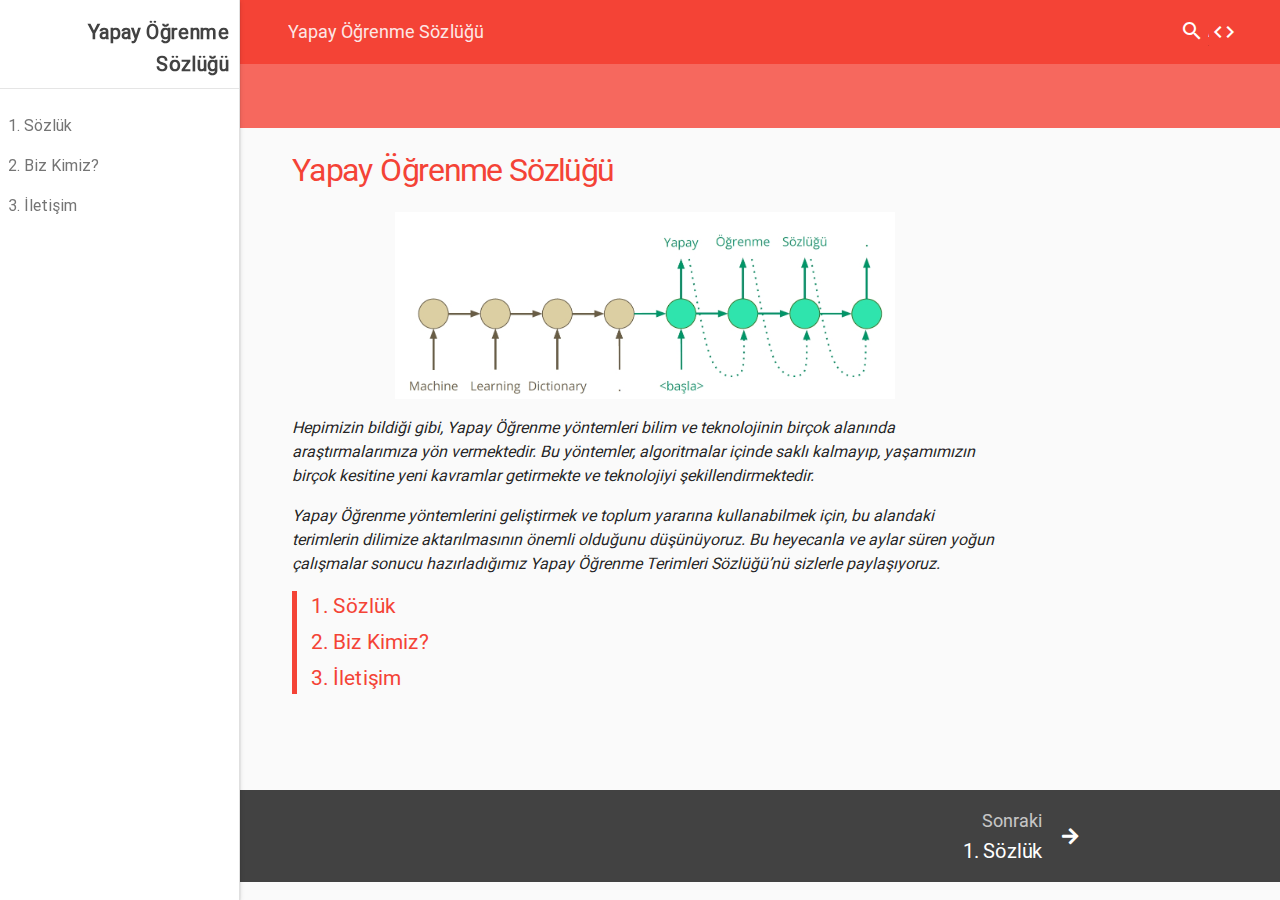
<file: index.html>
<!DOCTYPE html>
<html>
 <head>
  <meta charset="utf-8"/>
  <meta content="width=device-width, initial-scale=1.0" name="viewport"/>
  <meta charset="utf-8"/>
  <meta content="width=device-width, initial-scale=1, shrink-to-fit=no" name="viewport"/>
  <meta content="ie=edge" http-equiv="x-ua-compatible"/>
  <title>
   Yapay Öğrenme Sözlüğü — Yapay Öğrenme Sözlüğü 0.0.1 documentation
  </title>
  <link href="_static/material-design-lite-1.3.0/material.red-deep_orange.min.css" rel="stylesheet" type="text/css"/>
  <link href="_static/sphinx_materialdesign_theme.css" rel="stylesheet" type="text/css"/>
  <link href="_static/fontawesome/all.css" rel="stylesheet" type="text/css"/>
  <link href="_static/fonts.css" rel="stylesheet" type="text/css"/>
  <link href="_static/pygments.css" rel="stylesheet" type="text/css"/>
  <link href="_static/basic.css" rel="stylesheet" type="text/css"/>
  <link href="_static/d2l.css" rel="stylesheet" type="text/css"/>
  <script data-url_root="./" id="documentation_options" src="_static/documentation_options.js">
  </script>
  <script src="_static/jquery.js">
  </script>
  <script src="_static/underscore.js">
  </script>
  <script src="_static/doctools.js">
  </script>
  <script src="_static/d2l.js">
  </script>
  <link href="genindex.html" rel="index" title="Index"/>
  <link href="search.html" rel="search" title="Search"/>
  <link href="chapters/sozluk.html" rel="next" title="1. Sözlük"/>
 </head>
 <body>
  <div class="mdl-layout mdl-js-layout mdl-layout--fixed-header mdl-layout--fixed-drawer">
   <header class="mdl-layout__header mdl-layout__header--waterfall">
    <div class="mdl-layout__header-row">
     <nav class="mdl-navigation breadcrumb">
      <a class="mdl-navigation__link is-active">
       Yapay Öğrenme Sözlüğü
      </a>
     </nav>
     <div class="mdl-layout-spacer">
     </div>
     <nav class="mdl-navigation">
      <form action="search.html" class="form-inline pull-sm-right" method="get">
       <div class="mdl-textfield mdl-js-textfield mdl-textfield--expandable mdl-textfield--floating-label mdl-textfield--align-right">
        <label class="mdl-button mdl-js-button mdl-button--icon" for="waterfall-exp" id="quick-search-icon">
         <i class="material-icons">
          search
         </i>
        </label>
        <div class="mdl-textfield__expandable-holder">
         <input class="mdl-textfield__input" id="waterfall-exp" name="q" placeholder="Ara" type="text"/>
         <input name="check_keywords" type="hidden" value="yes"/>
         <input name="area" type="hidden" value="default"/>
        </div>
       </div>
       <div class="mdl-tooltip" data-mdl-for="quick-search-icon">
        Hızlı ara
       </div>
      </form>
      <a class="mdl-button mdl-js-button mdl-button--icon" href="_sources/index.rst.txt" id="button-show-source" rel="nofollow">
       <i class="material-icons">
        code
       </i>
      </a>
      <div class="mdl-tooltip" data-mdl-for="button-show-source">
       Kaynak metni göster
      </div>
     </nav>
    </div>
    <div class="mdl-layout__header-row header-links">
     <div class="mdl-layout-spacer">
     </div>
     <nav class="mdl-navigation">
     </nav>
    </div>
   </header>
   <header class="mdl-layout__drawer">
    <!-- Title -->
    <span class="mdl-layout-title">
     <a class="title" href="#">
      <span class="title-text">
       Yapay Öğrenme Sözlüğü
      </span>
     </a>
    </span>
    <div class="globaltoc">
     <span class="mdl-layout-title toc">
      İçindekiler
     </span>
     <nav class="mdl-navigation">
      <ul>
       <li class="toctree-l1">
        <a class="reference internal" href="chapters/sozluk.html">
         1. Sözlük
        </a>
       </li>
       <li class="toctree-l1">
        <a class="reference internal" href="chapters/biz_kimiz.html">
         2. Biz Kimiz?
        </a>
       </li>
       <li class="toctree-l1">
        <a class="reference internal" href="chapters/iletisim.html">
         3. İletişim
        </a>
       </li>
      </ul>
     </nav>
    </div>
   </header>
   <main class="mdl-layout__content" tabindex="0">
    <script src="_static/sphinx_materialdesign_theme.js " type="text/javascript">
    </script>
    <header class="mdl-layout__drawer">
     <!-- Title -->
     <span class="mdl-layout-title">
      <a class="title" href="#">
       <span class="title-text">
        Yapay Öğrenme Sözlüğü
       </span>
      </a>
     </span>
     <div class="globaltoc">
      <span class="mdl-layout-title toc">
       İçindekiler
      </span>
      <nav class="mdl-navigation">
       <ul>
        <li class="toctree-l1">
         <a class="reference internal" href="chapters/sozluk.html">
          1. Sözlük
         </a>
        </li>
        <li class="toctree-l1">
         <a class="reference internal" href="chapters/biz_kimiz.html">
          2. Biz Kimiz?
         </a>
        </li>
        <li class="toctree-l1">
         <a class="reference internal" href="chapters/iletisim.html">
          3. İletişim
         </a>
        </li>
       </ul>
      </nav>
     </div>
    </header>
    <div class="document">
     <div class="page-content" role="main">
      <div class="section" id="yapay-ogrenme-sozlugu">
       <h1>
        Yapay Öğrenme Sözlüğü
        <a class="headerlink" href="#yapay-ogrenme-sozlugu" title="Permalink to this headline">
         ¶
        </a>
       </h1>
       <p>
        <img alt="image0" class="width500" src="_images/kapak.jpg"/>
       </p>
       <p>
        <em>
         Hepimizin bildiği gibi, Yapay Öğrenme yöntemleri bilim ve teknolojinin
birçok alanında araştırmalarımıza yön vermektedir. Bu yöntemler,
algoritmalar içinde saklı kalmayıp, yaşamımızın birçok kesitine yeni
kavramlar getirmekte ve teknolojiyi şekillendirmektedir.
        </em>
       </p>
       <p>
        <em>
         Yapay Öğrenme yöntemlerini geliştirmek ve toplum yararına kullanabilmek
için, bu alandaki terimlerin dilimize aktarılmasının önemli olduğunu
düşünüyoruz. Bu heyecanla ve aylar süren yoğun çalışmalar sonucu
hazırladığımız Yapay Öğrenme Terimleri Sözlüğü’nü sizlerle
paylaşıyoruz.
        </em>
       </p>
       <div class="toctree-wrapper compound">
        <ul>
         <li class="toctree-l1">
          <a class="reference internal" href="chapters/sozluk.html">
           1. Sözlük
          </a>
         </li>
         <li class="toctree-l1">
          <a class="reference internal" href="chapters/biz_kimiz.html">
           2. Biz Kimiz?
          </a>
         </li>
         <li class="toctree-l1">
          <a class="reference internal" href="chapters/iletisim.html">
           3. İletişim
          </a>
         </li>
        </ul>
       </div>
      </div>
     </div>
     <div class="side-doc-outline">
      <div class="side-doc-outline--content">
      </div>
     </div>
     <div class="clearer">
     </div>
    </div>
    <div class="pagenation">
     <a accesskey="N" class="mdl-button mdl-js-button mdl-js-ripple-effect mdl-button--colored" href="chapters/sozluk.html" id="button-next" role="botton">
      <i class="pagenation-arrow-R fas fa-arrow-right fa-lg">
      </i>
      <div class="pagenation-text">
       <span class="pagenation-direction">
        Sonraki
       </span>
       <div>
        1. Sözlük
       </div>
      </div>
     </a>
    </div>
   </main>
  </div>
 </body>
</html>
</file>
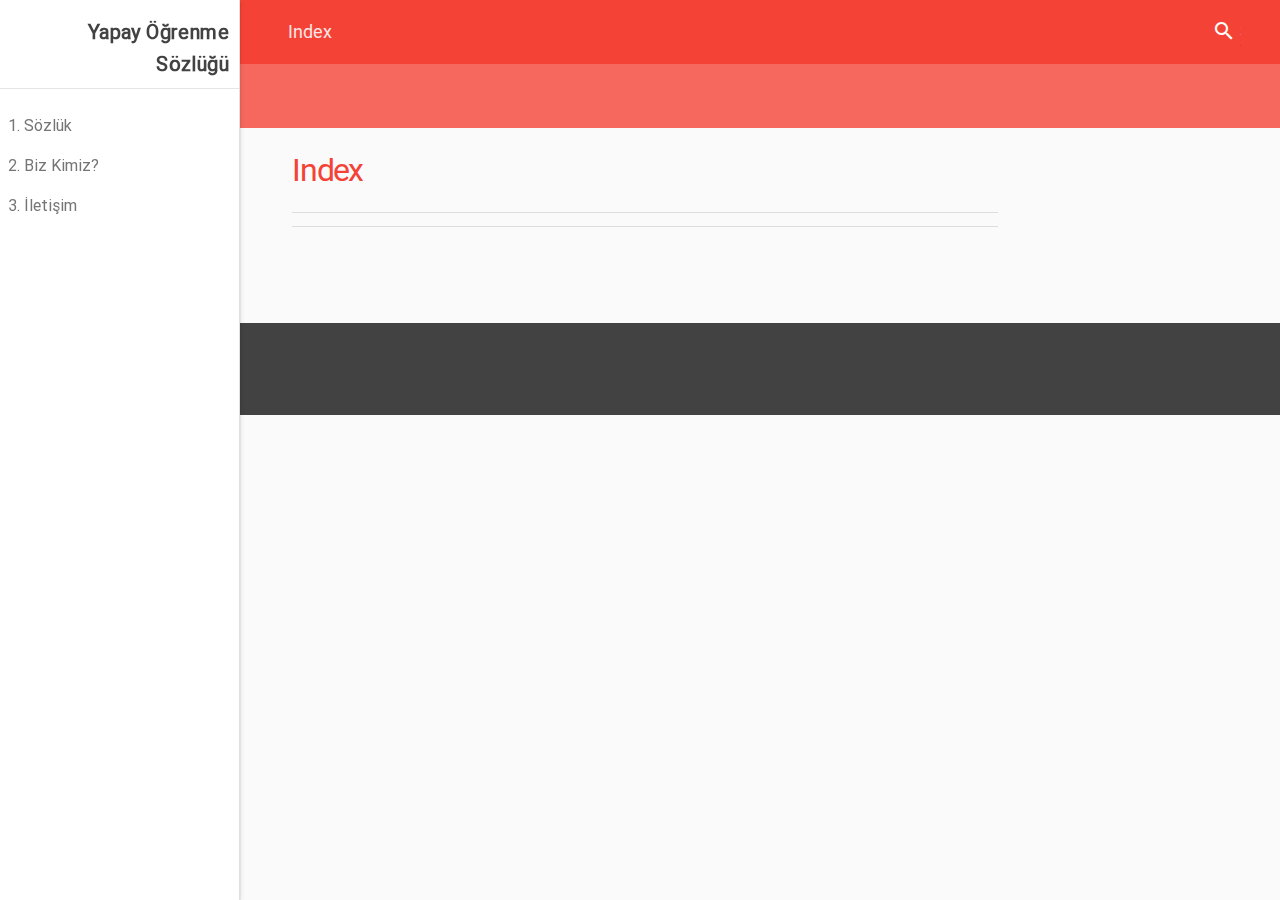
<file: genindex.html>
<!DOCTYPE html>

<html>
  <head>
    <meta charset="utf-8" />
    <meta name="viewport" content="width=device-width, initial-scale=1.0" />
    <meta charset="utf-8">
    <meta name="viewport" content="width=device-width, initial-scale=1, shrink-to-fit=no">
    <meta http-equiv="x-ua-compatible" content="ie=edge">
    
    <title>Index &#8212; Yapay Öğrenme Sözlüğü 0.0.1 documentation</title>

    <link rel="stylesheet" href="_static/material-design-lite-1.3.0/material.red-deep_orange.min.css" type="text/css" />
    <link rel="stylesheet" href="_static/sphinx_materialdesign_theme.css" type="text/css" />
    <link rel="stylesheet" href="_static/fontawesome/all.css" type="text/css" />
    <link rel="stylesheet" href="_static/fonts.css" type="text/css" />
    <link rel="stylesheet" type="text/css" href="_static/pygments.css" />
    <link rel="stylesheet" type="text/css" href="_static/basic.css" />
    <link rel="stylesheet" type="text/css" href="_static/d2l.css" />
    <script data-url_root="./" id="documentation_options" src="_static/documentation_options.js"></script>
    <script src="_static/jquery.js"></script>
    <script src="_static/underscore.js"></script>
    <script src="_static/doctools.js"></script>
    <script src="_static/d2l.js"></script>
    <link rel="index" title="Index" href="#" />
    <link rel="search" title="Search" href="search.html" /> 
  </head>
<body>
    <div class="mdl-layout mdl-js-layout mdl-layout--fixed-header mdl-layout--fixed-drawer"><header class="mdl-layout__header mdl-layout__header--waterfall ">
    <div class="mdl-layout__header-row">
        
        <nav class="mdl-navigation breadcrumb">
            <a class="mdl-navigation__link is-active">Index</a>
        </nav>
        <div class="mdl-layout-spacer"></div>
        <nav class="mdl-navigation">
        
<form class="form-inline pull-sm-right" action="search.html" method="get">
      <div class="mdl-textfield mdl-js-textfield mdl-textfield--expandable mdl-textfield--floating-label mdl-textfield--align-right">
        <label id="quick-search-icon" class="mdl-button mdl-js-button mdl-button--icon"  for="waterfall-exp">
          <i class="material-icons">search</i>
        </label>
        <div class="mdl-textfield__expandable-holder">
          <input class="mdl-textfield__input" type="text" name="q"  id="waterfall-exp" placeholder="Search" />
          <input type="hidden" name="check_keywords" value="yes" />
          <input type="hidden" name="area" value="default" />
        </div>
      </div>
      <div class="mdl-tooltip" data-mdl-for="quick-search-icon">
      Quick search
      </div>
</form>
        
        </nav>
    </div>
    <div class="mdl-layout__header-row header-links">
      <div class="mdl-layout-spacer"></div>
      <nav class="mdl-navigation">
      </nav>
    </div>
</header><header class="mdl-layout__drawer">
    
          <!-- Title -->
      <span class="mdl-layout-title">
          <a class="title" href="index.html">
              <span class="title-text">
                  Yapay Öğrenme Sözlüğü
              </span>
          </a>
      </span>
    
    
      <div class="globaltoc">
        <span class="mdl-layout-title toc">Table Of Contents</span>
        
        
            
            <nav class="mdl-navigation">
                <ul>
<li class="toctree-l1"><a class="reference internal" href="chapters/sozluk.html">1. Sözlük</a></li>
<li class="toctree-l1"><a class="reference internal" href="chapters/biz_kimiz.html">2. Biz Kimiz?</a></li>
<li class="toctree-l1"><a class="reference internal" href="chapters/iletisim.html">3. İletişim</a></li>
</ul>

            </nav>
        
        </div>
    
</header>
        <main class="mdl-layout__content" tabIndex="0">

	<script type="text/javascript" src="_static/sphinx_materialdesign_theme.js "></script>
    <header class="mdl-layout__drawer">
    
          <!-- Title -->
      <span class="mdl-layout-title">
          <a class="title" href="index.html">
              <span class="title-text">
                  Yapay Öğrenme Sözlüğü
              </span>
          </a>
      </span>
    
    
      <div class="globaltoc">
        <span class="mdl-layout-title toc">Table Of Contents</span>
        
        
            
            <nav class="mdl-navigation">
                <ul>
<li class="toctree-l1"><a class="reference internal" href="chapters/sozluk.html">1. Sözlük</a></li>
<li class="toctree-l1"><a class="reference internal" href="chapters/biz_kimiz.html">2. Biz Kimiz?</a></li>
<li class="toctree-l1"><a class="reference internal" href="chapters/iletisim.html">3. İletişim</a></li>
</ul>

            </nav>
        
        </div>
    
</header>

    <div class="document">
        <div class="page-content" role="main">
        

<h1 id="index">Index</h1>

<div class="genindex-jumpbox">
 
</div>


        </div>
        <div class="side-doc-outline">
            <div class="side-doc-outline--content"> 
            </div>
        </div>

      <div class="clearer"></div>
    </div><div class="pagenation">
  </div>
        
        </main>
    </div>
  </body>
</html>
</file>
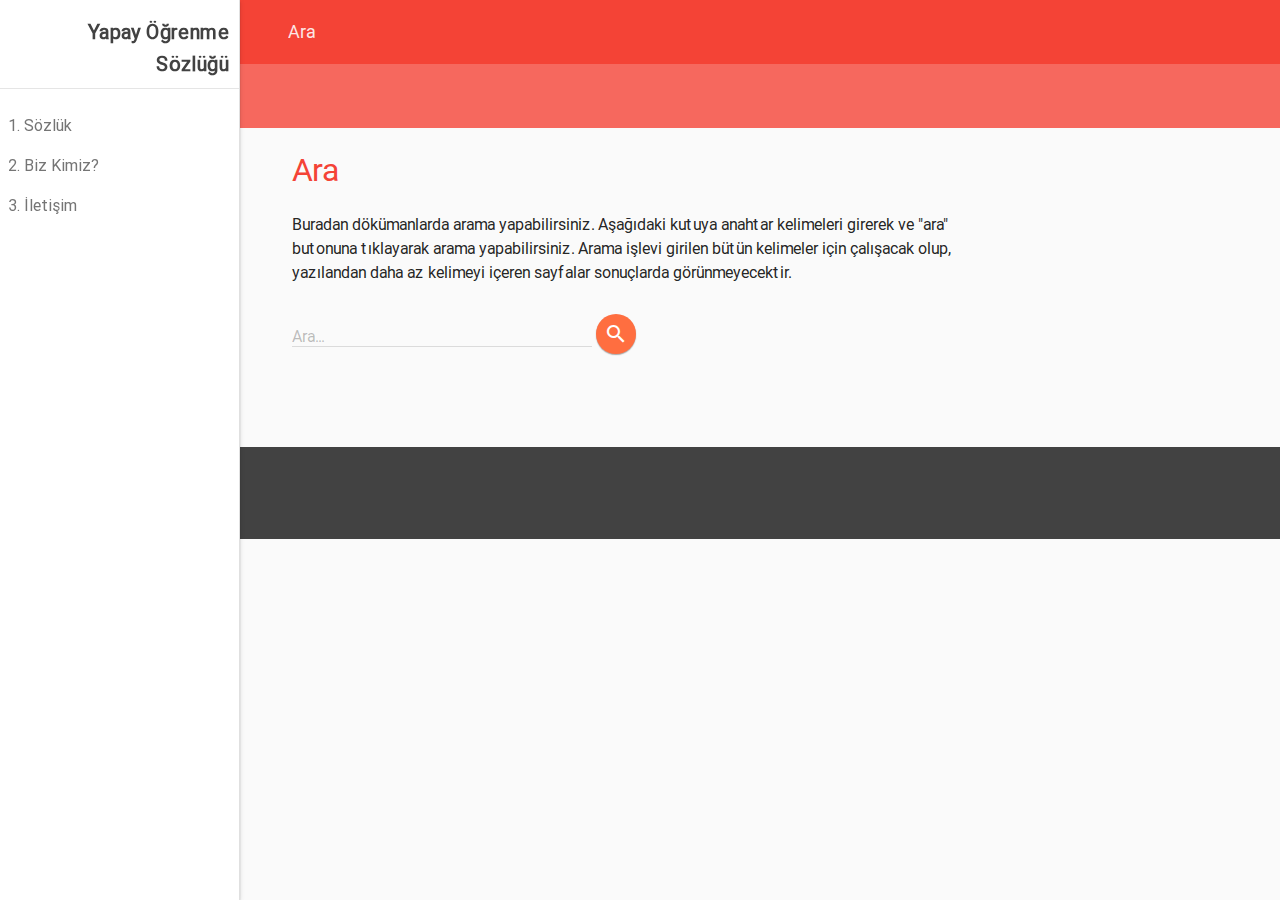
<file: search.html>
<!DOCTYPE html>

<html>
  <head>
    <meta charset="utf-8" />
    <meta name="viewport" content="width=device-width, initial-scale=1.0" />
    <meta charset="utf-8">
    <meta name="viewport" content="width=device-width, initial-scale=1, shrink-to-fit=no">
    <meta http-equiv="x-ua-compatible" content="ie=edge">
    
    <title>Ara &#8212; Yapay Öğrenme Sözlüğü 0.0.1 documentation</title>

    <link rel="stylesheet" href="_static/material-design-lite-1.3.0/material.red-deep_orange.min.css" type="text/css" />
    <link rel="stylesheet" href="_static/sphinx_materialdesign_theme.css" type="text/css" />
    <link rel="stylesheet" href="_static/fontawesome/all.css" type="text/css" />
    <link rel="stylesheet" href="_static/fonts.css" type="text/css" />
    <link rel="stylesheet" type="text/css" href="_static/pygments.css" />
    <link rel="stylesheet" type="text/css" href="_static/basic.css" />
    <link rel="stylesheet" type="text/css" href="_static/d2l.css" />
    <script data-url_root="./" id="documentation_options" src="_static/documentation_options.js"></script>
    <script src="_static/jquery.js"></script>
    <script src="_static/underscore.js"></script>
    <script src="_static/doctools.js"></script>
    <script src="_static/d2l.js"></script>
    <link rel="index" title="Index" href="genindex.html" />
    <link rel="search" title="Search" href="#" />
  <script type="text/javascript" src="_static/searchtools.js "></script>
  <script type="text/javascript" src="_static/language_data.js"></script>
  <script type="text/javascript">
    jQuery(function() { Search.loadIndex("searchindex.js"); });
  </script>
  
  <script type="text/javascript" id="searchindexloader"></script>
   

  </head>
<body>
    <div class="mdl-layout mdl-js-layout mdl-layout--fixed-header mdl-layout--fixed-drawer"><header class="mdl-layout__header mdl-layout__header--waterfall ">
    <div class="mdl-layout__header-row">
        
        <nav class="mdl-navigation breadcrumb">
            <a class="mdl-navigation__link is-active">Ara</a>
        </nav>
        <div class="mdl-layout-spacer"></div>
        <nav class="mdl-navigation">
        
        
        </nav>
    </div>
    <div class="mdl-layout__header-row header-links">
      <div class="mdl-layout-spacer"></div>
      <nav class="mdl-navigation">
      </nav>
    </div>
</header><header class="mdl-layout__drawer">
    
          <!-- Title -->
      <span class="mdl-layout-title">
          <a class="title" href="index.html">
              <span class="title-text">
                  Yapay Öğrenme Sözlüğü
              </span>
          </a>
      </span>
    
    
      <div class="globaltoc">
        <span class="mdl-layout-title toc">İçindekiler</span>
        
        
            
            <nav class="mdl-navigation">
                <ul>
<li class="toctree-l1"><a class="reference internal" href="chapters/sozluk.html">1. Sözlük</a></li>
<li class="toctree-l1"><a class="reference internal" href="chapters/biz_kimiz.html">2. Biz Kimiz?</a></li>
<li class="toctree-l1"><a class="reference internal" href="chapters/iletisim.html">3. İletişim</a></li>
</ul>

            </nav>
        
        </div>
    
</header>
        <main class="mdl-layout__content" tabIndex="0">

	<script type="text/javascript" src="_static/sphinx_materialdesign_theme.js "></script>
    <header class="mdl-layout__drawer">
    
          <!-- Title -->
      <span class="mdl-layout-title">
          <a class="title" href="index.html">
              <span class="title-text">
                  Yapay Öğrenme Sözlüğü
              </span>
          </a>
      </span>
    
    
      <div class="globaltoc">
        <span class="mdl-layout-title toc">İçindekiler</span>
        
        
            
            <nav class="mdl-navigation">
                <ul>
<li class="toctree-l1"><a class="reference internal" href="chapters/sozluk.html">1. Sözlük</a></li>
<li class="toctree-l1"><a class="reference internal" href="chapters/biz_kimiz.html">2. Biz Kimiz?</a></li>
<li class="toctree-l1"><a class="reference internal" href="chapters/iletisim.html">3. İletişim</a></li>
</ul>

            </nav>
        
        </div>
    
</header>

    <div class="document">
        <div class="page-content" role="main">
        
  <h1 id="search-documentation">Ara</h1>
  <div id="fallback" class="admonition warning">
  <script type="text/javascript">$('#fallback').hide();</script>
  <p>
    Bu işlevi kullanabilmek için JavaScript'in aktif olması gerekmektedir.
  </p>
  </div>
  <p>
    Buradan dökümanlarda arama yapabilirsiniz. Aşağıdaki kutuya anahtar kelimeleri girerek ve "ara" butonuna tıklayarak arama yapabilirsiniz. Arama işlevi girilen bütün kelimeler için çalışacak olup, yazılandan daha az kelimeyi içeren sayfalar sonuçlarda görünmeyecektir.
  </p>
  <form action="" method="get">
    <div class="mdl-textfield mdl-js-textfield mdl-textfield--floating-label">
      <input class="mdl-textfield__input" type="text" name="q" id="search-input">
      <label class="mdl-textfield__label" for="search-input">Ara...</label>
    </div>
    <button type="submit" class="mdl-button mdl-js-button mdl-button--fab mdl-button--mini-fab mdl-button--colored">
      <i class="material-icons">search</i>
    </button>
    <span id="search-progress" style="padding-left: 10px"></span>
  </form>
  
  <div id="search-results">
  
  </div>

        </div>
        <div class="side-doc-outline">
            <div class="side-doc-outline--content"> 
            </div>
        </div>

      <div class="clearer"></div>
    </div><div class="pagenation">
  </div>
        
        </main>
    </div>
  </body>
</html>
</file>
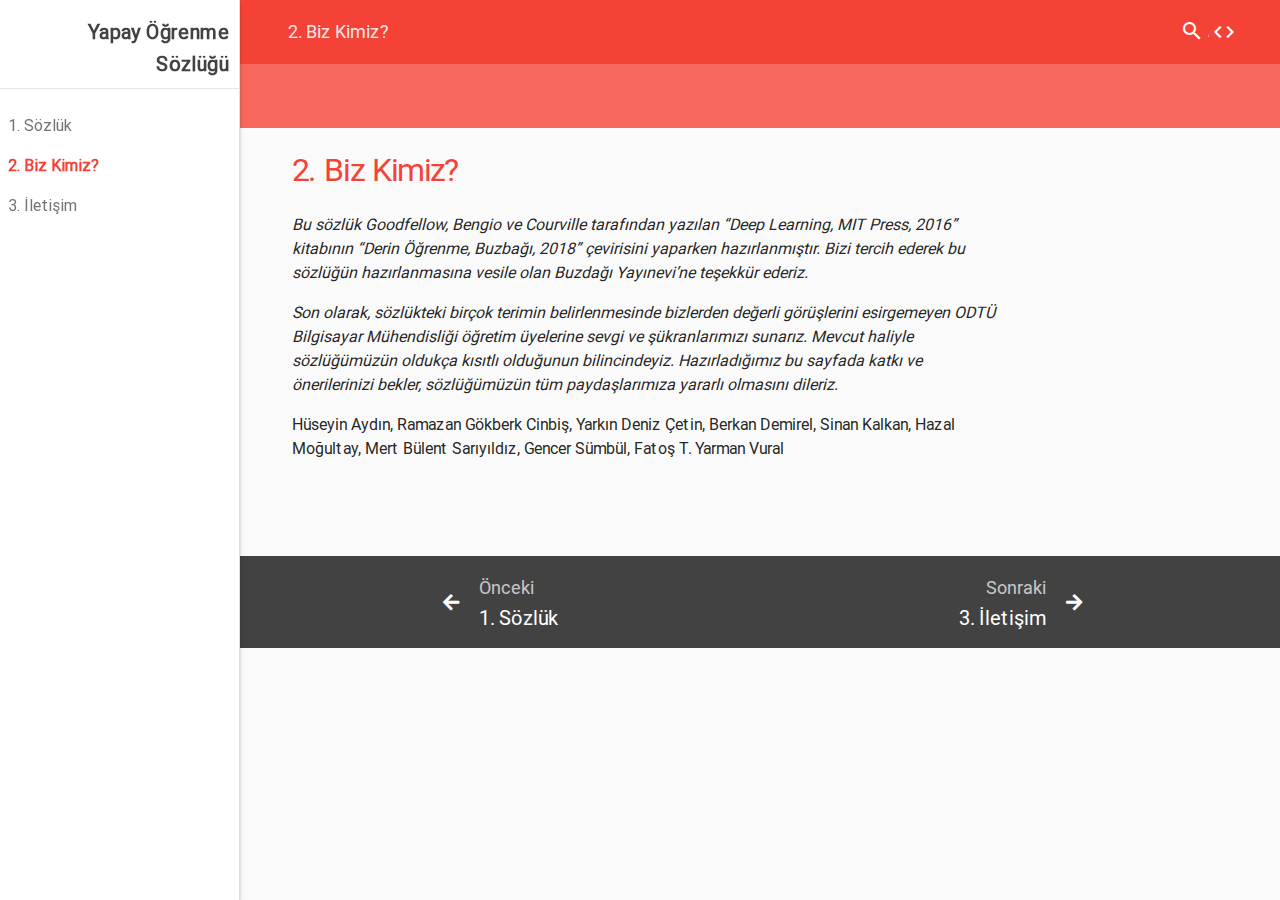
<file: chapters/biz_kimiz.html>
<!DOCTYPE html>
<html>
 <head>
  <meta charset="utf-8"/>
  <meta content="width=device-width, initial-scale=1.0" name="viewport"/>
  <meta charset="utf-8"/>
  <meta content="width=device-width, initial-scale=1, shrink-to-fit=no" name="viewport"/>
  <meta content="ie=edge" http-equiv="x-ua-compatible"/>
  <title>
   2. Biz Kimiz? — Yapay Öğrenme Sözlüğü 0.0.1 documentation
  </title>
  <link href="../_static/material-design-lite-1.3.0/material.red-deep_orange.min.css" rel="stylesheet" type="text/css"/>
  <link href="../_static/sphinx_materialdesign_theme.css" rel="stylesheet" type="text/css"/>
  <link href="../_static/fontawesome/all.css" rel="stylesheet" type="text/css"/>
  <link href="../_static/fonts.css" rel="stylesheet" type="text/css"/>
  <link href="../_static/pygments.css" rel="stylesheet" type="text/css"/>
  <link href="../_static/basic.css" rel="stylesheet" type="text/css"/>
  <link href="../_static/d2l.css" rel="stylesheet" type="text/css"/>
  <script data-url_root="../" id="documentation_options" src="../_static/documentation_options.js">
  </script>
  <script src="../_static/jquery.js">
  </script>
  <script src="../_static/underscore.js">
  </script>
  <script src="../_static/doctools.js">
  </script>
  <script src="../_static/d2l.js">
  </script>
  <link href="../genindex.html" rel="index" title="Index"/>
  <link href="../search.html" rel="search" title="Search"/>
  <link href="iletisim.html" rel="next" title="3. İletişim"/>
  <link href="sozluk.html" rel="prev" title="1. Sözlük"/>
 </head>
 <body>
  <div class="mdl-layout mdl-js-layout mdl-layout--fixed-header mdl-layout--fixed-drawer">
   <header class="mdl-layout__header mdl-layout__header--waterfall">
    <div class="mdl-layout__header-row">
     <nav class="mdl-navigation breadcrumb">
      <a class="mdl-navigation__link is-active">
       <span class="section-number">
        2.
       </span>
       Biz Kimiz?
      </a>
     </nav>
     <div class="mdl-layout-spacer">
     </div>
     <nav class="mdl-navigation">
      <form action="../search.html" class="form-inline pull-sm-right" method="get">
       <div class="mdl-textfield mdl-js-textfield mdl-textfield--expandable mdl-textfield--floating-label mdl-textfield--align-right">
        <label class="mdl-button mdl-js-button mdl-button--icon" for="waterfall-exp" id="quick-search-icon">
         <i class="material-icons">
          search
         </i>
        </label>
        <div class="mdl-textfield__expandable-holder">
         <input class="mdl-textfield__input" id="waterfall-exp" name="q" placeholder="Ara" type="text"/>
         <input name="check_keywords" type="hidden" value="yes"/>
         <input name="area" type="hidden" value="default"/>
        </div>
       </div>
       <div class="mdl-tooltip" data-mdl-for="quick-search-icon">
        Hızlı ara
       </div>
      </form>
      <a class="mdl-button mdl-js-button mdl-button--icon" href="../_sources/chapters/biz_kimiz.rst.txt" id="button-show-source" rel="nofollow">
       <i class="material-icons">
        code
       </i>
      </a>
      <div class="mdl-tooltip" data-mdl-for="button-show-source">
       Kaynak metni göster
      </div>
     </nav>
    </div>
    <div class="mdl-layout__header-row header-links">
     <div class="mdl-layout-spacer">
     </div>
     <nav class="mdl-navigation">
     </nav>
    </div>
   </header>
   <header class="mdl-layout__drawer">
    <!-- Title -->
    <span class="mdl-layout-title">
     <a class="title" href="../index.html">
      <span class="title-text">
       Yapay Öğrenme Sözlüğü
      </span>
     </a>
    </span>
    <div class="globaltoc">
     <span class="mdl-layout-title toc">
      İçindekiler
     </span>
     <nav class="mdl-navigation">
      <ul class="current">
       <li class="toctree-l1">
        <a class="reference internal" href="sozluk.html">
         1. Sözlük
        </a>
       </li>
       <li class="toctree-l1 current">
        <a class="current reference internal" href="#">
         2. Biz Kimiz?
        </a>
       </li>
       <li class="toctree-l1">
        <a class="reference internal" href="iletisim.html">
         3. İletişim
        </a>
       </li>
      </ul>
     </nav>
    </div>
   </header>
   <main class="mdl-layout__content" tabindex="0">
    <script src="../_static/sphinx_materialdesign_theme.js " type="text/javascript">
    </script>
    <header class="mdl-layout__drawer">
     <!-- Title -->
     <span class="mdl-layout-title">
      <a class="title" href="../index.html">
       <span class="title-text">
        Yapay Öğrenme Sözlüğü
       </span>
      </a>
     </span>
     <div class="globaltoc">
      <span class="mdl-layout-title toc">
       İçindekiler
      </span>
      <nav class="mdl-navigation">
       <ul class="current">
        <li class="toctree-l1">
         <a class="reference internal" href="sozluk.html">
          1. Sözlük
         </a>
        </li>
        <li class="toctree-l1 current">
         <a class="current reference internal" href="#">
          2. Biz Kimiz?
         </a>
        </li>
        <li class="toctree-l1">
         <a class="reference internal" href="iletisim.html">
          3. İletişim
         </a>
        </li>
       </ul>
      </nav>
     </div>
    </header>
    <div class="document">
     <div class="page-content" role="main">
      <div class="section" id="biz-kimiz">
       <h1>
        <span class="section-number">
         2.
        </span>
        Biz Kimiz?
        <a class="headerlink" href="#biz-kimiz" title="Permalink to this headline">
         ¶
        </a>
       </h1>
       <p>
        <em>
         Bu sözlük Goodfellow, Bengio ve Courville tarafından yazılan “Deep
Learning, MIT Press, 2016” kitabının “Derin Öğrenme, Buzbağı, 2018”
çevirisini yaparken hazırlanmıştır. Bizi tercih ederek bu sözlüğün
hazırlanmasına vesile olan Buzdağı Yayınevi’ne teşekkür ederiz.
        </em>
       </p>
       <p>
        <em>
         Son olarak, sözlükteki birçok terimin belirlenmesinde bizlerden değerli
görüşlerini esirgemeyen ODTÜ Bilgisayar Mühendisliği öğretim üyelerine
sevgi ve şükranlarımızı sunarız. Mevcut haliyle sözlüğümüzün oldukça
kısıtlı olduğunun bilincindeyiz. Hazırladığımız bu sayfada katkı ve
önerilerinizi bekler, sözlüğümüzün tüm paydaşlarımıza yararlı olmasını
dileriz.
        </em>
       </p>
       <p>
        Hüseyin Aydın, Ramazan Gökberk Cinbiş, Yarkın Deniz Çetin, Berkan
Demirel, Sinan Kalkan, Hazal Moğultay, Mert Bülent Sarıyıldız, Gencer
Sümbül, Fatoş T. Yarman Vural
       </p>
      </div>
     </div>
     <div class="side-doc-outline">
      <div class="side-doc-outline--content">
      </div>
     </div>
     <div class="clearer">
     </div>
    </div>
    <div class="pagenation">
     <a accesskey="P" class="mdl-button mdl-js-button mdl-js-ripple-effect mdl-button--colored" href="sozluk.html" id="button-prev" role="botton">
      <i class="pagenation-arrow-L fas fa-arrow-left fa-lg">
      </i>
      <div class="pagenation-text">
       <span class="pagenation-direction">
        Önceki
       </span>
       <div>
        1. Sözlük
       </div>
      </div>
     </a>
     <a accesskey="N" class="mdl-button mdl-js-button mdl-js-ripple-effect mdl-button--colored" href="iletisim.html" id="button-next" role="botton">
      <i class="pagenation-arrow-R fas fa-arrow-right fa-lg">
      </i>
      <div class="pagenation-text">
       <span class="pagenation-direction">
        Sonraki
       </span>
       <div>
        3. İletişim
       </div>
      </div>
     </a>
    </div>
   </main>
  </div>
 </body>
</html>
</file>
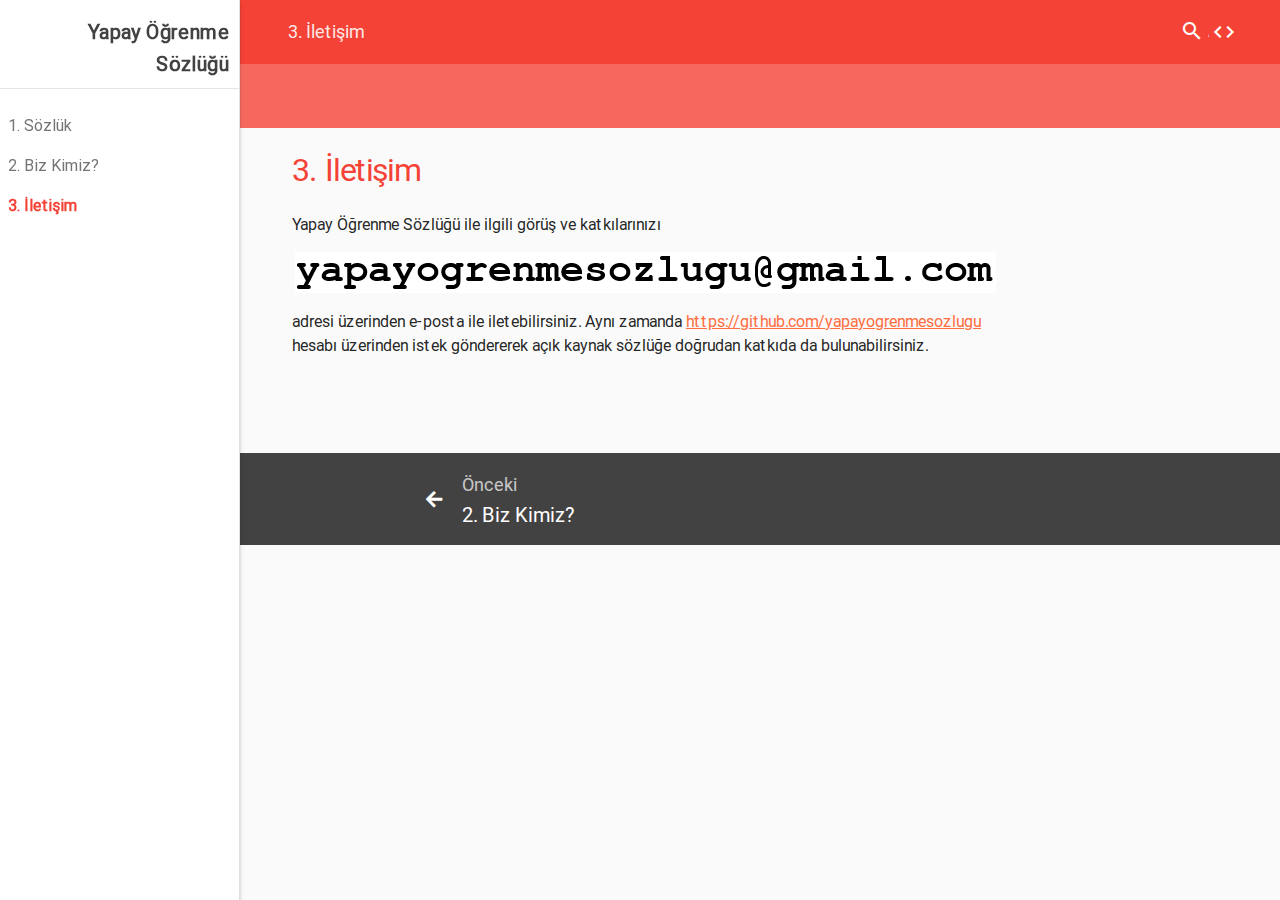
<file: chapters/iletisim.html>
<!DOCTYPE html>
<html>
 <head>
  <meta charset="utf-8"/>
  <meta content="width=device-width, initial-scale=1.0" name="viewport"/>
  <meta charset="utf-8"/>
  <meta content="width=device-width, initial-scale=1, shrink-to-fit=no" name="viewport"/>
  <meta content="ie=edge" http-equiv="x-ua-compatible"/>
  <title>
   3. İletişim — Yapay Öğrenme Sözlüğü 0.0.1 documentation
  </title>
  <link href="../_static/material-design-lite-1.3.0/material.red-deep_orange.min.css" rel="stylesheet" type="text/css"/>
  <link href="../_static/sphinx_materialdesign_theme.css" rel="stylesheet" type="text/css"/>
  <link href="../_static/fontawesome/all.css" rel="stylesheet" type="text/css"/>
  <link href="../_static/fonts.css" rel="stylesheet" type="text/css"/>
  <link href="../_static/pygments.css" rel="stylesheet" type="text/css"/>
  <link href="../_static/basic.css" rel="stylesheet" type="text/css"/>
  <link href="../_static/d2l.css" rel="stylesheet" type="text/css"/>
  <script data-url_root="../" id="documentation_options" src="../_static/documentation_options.js">
  </script>
  <script src="../_static/jquery.js">
  </script>
  <script src="../_static/underscore.js">
  </script>
  <script src="../_static/doctools.js">
  </script>
  <script src="../_static/d2l.js">
  </script>
  <link href="../genindex.html" rel="index" title="Index"/>
  <link href="../search.html" rel="search" title="Search"/>
  <link href="biz_kimiz.html" rel="prev" title="2. Biz Kimiz?"/>
 </head>
 <body>
  <div class="mdl-layout mdl-js-layout mdl-layout--fixed-header mdl-layout--fixed-drawer">
   <header class="mdl-layout__header mdl-layout__header--waterfall">
    <div class="mdl-layout__header-row">
     <nav class="mdl-navigation breadcrumb">
      <a class="mdl-navigation__link is-active">
       <span class="section-number">
        3.
       </span>
       İletişim
      </a>
     </nav>
     <div class="mdl-layout-spacer">
     </div>
     <nav class="mdl-navigation">
      <form action="../search.html" class="form-inline pull-sm-right" method="get">
       <div class="mdl-textfield mdl-js-textfield mdl-textfield--expandable mdl-textfield--floating-label mdl-textfield--align-right">
        <label class="mdl-button mdl-js-button mdl-button--icon" for="waterfall-exp" id="quick-search-icon">
         <i class="material-icons">
          search
         </i>
        </label>
        <div class="mdl-textfield__expandable-holder">
         <input class="mdl-textfield__input" id="waterfall-exp" name="q" placeholder="Ara" type="text"/>
         <input name="check_keywords" type="hidden" value="yes"/>
         <input name="area" type="hidden" value="default"/>
        </div>
       </div>
       <div class="mdl-tooltip" data-mdl-for="quick-search-icon">
        Hızlı ara
       </div>
      </form>
      <a class="mdl-button mdl-js-button mdl-button--icon" href="../_sources/chapters/iletisim.rst.txt" id="button-show-source" rel="nofollow">
       <i class="material-icons">
        code
       </i>
      </a>
      <div class="mdl-tooltip" data-mdl-for="button-show-source">
       Kaynak metni göster
      </div>
     </nav>
    </div>
    <div class="mdl-layout__header-row header-links">
     <div class="mdl-layout-spacer">
     </div>
     <nav class="mdl-navigation">
     </nav>
    </div>
   </header>
   <header class="mdl-layout__drawer">
    <!-- Title -->
    <span class="mdl-layout-title">
     <a class="title" href="../index.html">
      <span class="title-text">
       Yapay Öğrenme Sözlüğü
      </span>
     </a>
    </span>
    <div class="globaltoc">
     <span class="mdl-layout-title toc">
      İçindekiler
     </span>
     <nav class="mdl-navigation">
      <ul class="current">
       <li class="toctree-l1">
        <a class="reference internal" href="sozluk.html">
         1. Sözlük
        </a>
       </li>
       <li class="toctree-l1">
        <a class="reference internal" href="biz_kimiz.html">
         2. Biz Kimiz?
        </a>
       </li>
       <li class="toctree-l1 current">
        <a class="current reference internal" href="#">
         3. İletişim
        </a>
       </li>
      </ul>
     </nav>
    </div>
   </header>
   <main class="mdl-layout__content" tabindex="0">
    <script src="../_static/sphinx_materialdesign_theme.js " type="text/javascript">
    </script>
    <header class="mdl-layout__drawer">
     <!-- Title -->
     <span class="mdl-layout-title">
      <a class="title" href="../index.html">
       <span class="title-text">
        Yapay Öğrenme Sözlüğü
       </span>
      </a>
     </span>
     <div class="globaltoc">
      <span class="mdl-layout-title toc">
       İçindekiler
      </span>
      <nav class="mdl-navigation">
       <ul class="current">
        <li class="toctree-l1">
         <a class="reference internal" href="sozluk.html">
          1. Sözlük
         </a>
        </li>
        <li class="toctree-l1">
         <a class="reference internal" href="biz_kimiz.html">
          2. Biz Kimiz?
         </a>
        </li>
        <li class="toctree-l1 current">
         <a class="current reference internal" href="#">
          3. İletişim
         </a>
        </li>
       </ul>
      </nav>
     </div>
    </header>
    <div class="document">
     <div class="page-content" role="main">
      <div class="section" id="iletisim">
       <h1>
        <span class="section-number">
         3.
        </span>
        İletişim
        <a class="headerlink" href="#iletisim" title="Permalink to this headline">
         ¶
        </a>
       </h1>
       <p>
        Yapay Öğrenme Sözlüğü ile ilgili görüş ve katkılarınızı
       </p>
       <p>
        <img alt="image0" src="../_images/eposta.jpg"/>
       </p>
       <p>
        adresi üzerinden e-posta ile iletebilirsiniz. Aynı zamanda
        <a class="reference external" href="https://github.com/yapayogrenmesozlugu" target="_blank">
         https://github.com/yapayogrenmesozlugu
        </a>
        hesabı üzerinden istek göndererek
açık kaynak sözlüğe doğrudan katkıda da bulunabilirsiniz.
       </p>
      </div>
     </div>
     <div class="side-doc-outline">
      <div class="side-doc-outline--content">
      </div>
     </div>
     <div class="clearer">
     </div>
    </div>
    <div class="pagenation">
     <a accesskey="P" class="mdl-button mdl-js-button mdl-js-ripple-effect mdl-button--colored" href="biz_kimiz.html" id="button-prev" role="botton">
      <i class="pagenation-arrow-L fas fa-arrow-left fa-lg">
      </i>
      <div class="pagenation-text">
       <span class="pagenation-direction">
        Önceki
       </span>
       <div>
        2. Biz Kimiz?
       </div>
      </div>
     </a>
    </div>
   </main>
  </div>
 </body>
</html>
</file>
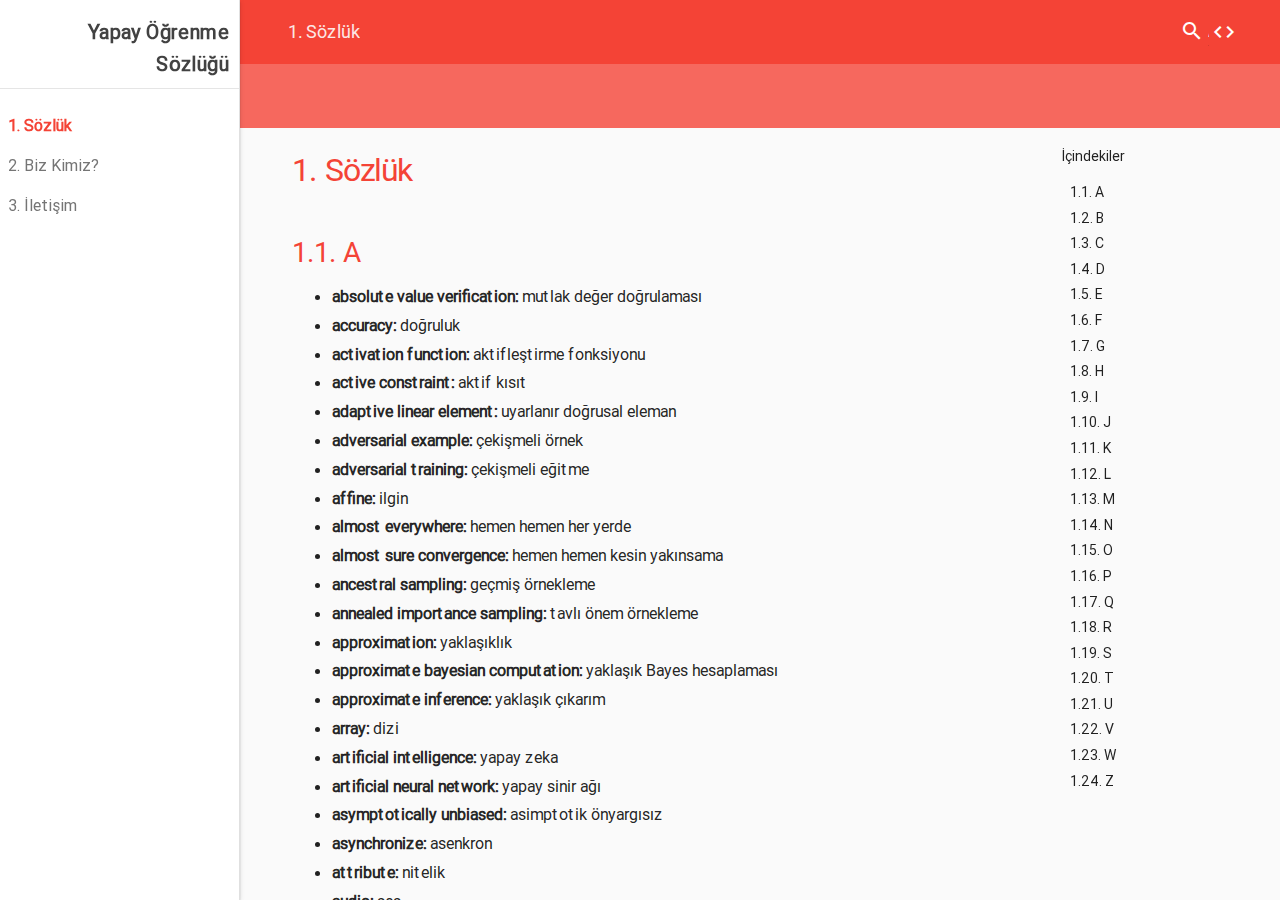
<file: chapters/sozluk.html>
<!DOCTYPE html>
<html>
 <head>
  <meta charset="utf-8"/>
  <meta content="width=device-width, initial-scale=1.0" name="viewport"/>
  <meta charset="utf-8"/>
  <meta content="width=device-width, initial-scale=1, shrink-to-fit=no" name="viewport"/>
  <meta content="ie=edge" http-equiv="x-ua-compatible"/>
  <title>
   1. Sözlük — Yapay Öğrenme Sözlüğü 0.0.1 documentation
  </title>
  <link href="../_static/material-design-lite-1.3.0/material.red-deep_orange.min.css" rel="stylesheet" type="text/css"/>
  <link href="../_static/sphinx_materialdesign_theme.css" rel="stylesheet" type="text/css"/>
  <link href="../_static/fontawesome/all.css" rel="stylesheet" type="text/css"/>
  <link href="../_static/fonts.css" rel="stylesheet" type="text/css"/>
  <link href="../_static/pygments.css" rel="stylesheet" type="text/css"/>
  <link href="../_static/basic.css" rel="stylesheet" type="text/css"/>
  <link href="../_static/d2l.css" rel="stylesheet" type="text/css"/>
  <script data-url_root="../" id="documentation_options" src="../_static/documentation_options.js">
  </script>
  <script src="../_static/jquery.js">
  </script>
  <script src="../_static/underscore.js">
  </script>
  <script src="../_static/doctools.js">
  </script>
  <script src="../_static/d2l.js">
  </script>
  <link href="../genindex.html" rel="index" title="Index"/>
  <link href="../search.html" rel="search" title="Search"/>
  <link href="biz_kimiz.html" rel="next" title="2. Biz Kimiz?"/>
  <link href="../index.html" rel="prev" title="Yapay Öğrenme Sözlüğü"/>
 </head>
 <body>
  <div class="mdl-layout mdl-js-layout mdl-layout--fixed-header mdl-layout--fixed-drawer">
   <header class="mdl-layout__header mdl-layout__header--waterfall">
    <div class="mdl-layout__header-row">
     <nav class="mdl-navigation breadcrumb">
      <a class="mdl-navigation__link is-active">
       <span class="section-number">
        1.
       </span>
       Sözlük
      </a>
     </nav>
     <div class="mdl-layout-spacer">
     </div>
     <nav class="mdl-navigation">
      <form action="../search.html" class="form-inline pull-sm-right" method="get">
       <div class="mdl-textfield mdl-js-textfield mdl-textfield--expandable mdl-textfield--floating-label mdl-textfield--align-right">
        <label class="mdl-button mdl-js-button mdl-button--icon" for="waterfall-exp" id="quick-search-icon">
         <i class="material-icons">
          search
         </i>
        </label>
        <div class="mdl-textfield__expandable-holder">
         <input class="mdl-textfield__input" id="waterfall-exp" name="q" placeholder="Ara" type="text"/>
         <input name="check_keywords" type="hidden" value="yes"/>
         <input name="area" type="hidden" value="default"/>
        </div>
       </div>
       <div class="mdl-tooltip" data-mdl-for="quick-search-icon">
        Hızlı ara
       </div>
      </form>
      <a class="mdl-button mdl-js-button mdl-button--icon" href="../_sources/chapters/sozluk.rst.txt" id="button-show-source" rel="nofollow">
       <i class="material-icons">
        code
       </i>
      </a>
      <div class="mdl-tooltip" data-mdl-for="button-show-source">
       Kaynak metni göster
      </div>
     </nav>
    </div>
    <div class="mdl-layout__header-row header-links">
     <div class="mdl-layout-spacer">
     </div>
     <nav class="mdl-navigation">
     </nav>
    </div>
   </header>
   <header class="mdl-layout__drawer">
    <!-- Title -->
    <span class="mdl-layout-title">
     <a class="title" href="../index.html">
      <span class="title-text">
       Yapay Öğrenme Sözlüğü
      </span>
     </a>
    </span>
    <div class="globaltoc">
     <span class="mdl-layout-title toc">
      İçindekiler
     </span>
     <nav class="mdl-navigation">
      <ul class="current">
       <li class="toctree-l1 current">
        <a class="current reference internal" href="#">
         1. Sözlük
        </a>
       </li>
       <li class="toctree-l1">
        <a class="reference internal" href="biz_kimiz.html">
         2. Biz Kimiz?
        </a>
       </li>
       <li class="toctree-l1">
        <a class="reference internal" href="iletisim.html">
         3. İletişim
        </a>
       </li>
      </ul>
     </nav>
    </div>
   </header>
   <main class="mdl-layout__content" tabindex="0">
    <script src="../_static/sphinx_materialdesign_theme.js " type="text/javascript">
    </script>
    <header class="mdl-layout__drawer">
     <!-- Title -->
     <span class="mdl-layout-title">
      <a class="title" href="../index.html">
       <span class="title-text">
        Yapay Öğrenme Sözlüğü
       </span>
      </a>
     </span>
     <div class="globaltoc">
      <span class="mdl-layout-title toc">
       İçindekiler
      </span>
      <nav class="mdl-navigation">
       <ul class="current">
        <li class="toctree-l1 current">
         <a class="current reference internal" href="#">
          1. Sözlük
         </a>
        </li>
        <li class="toctree-l1">
         <a class="reference internal" href="biz_kimiz.html">
          2. Biz Kimiz?
         </a>
        </li>
        <li class="toctree-l1">
         <a class="reference internal" href="iletisim.html">
          3. İletişim
         </a>
        </li>
       </ul>
      </nav>
     </div>
    </header>
    <div class="document">
     <div class="page-content" role="main">
      <div class="section" id="sozluk">
       <h1>
        <span class="section-number">
         1.
        </span>
        Sözlük
        <a class="headerlink" href="#sozluk" title="Permalink to this headline">
         ¶
        </a>
       </h1>
       <div class="section" id="a">
        <h2>
         <span class="section-number">
          1.1.
         </span>
         A
         <a class="headerlink" href="#a" title="Permalink to this headline">
          ¶
         </a>
        </h2>
        <ul class="simple">
         <li>
          <p>
           <strong>
            absolute value verification:
           </strong>
           mutlak değer doğrulaması
          </p>
         </li>
         <li>
          <p>
           <strong>
            accuracy:
           </strong>
           doğruluk
          </p>
         </li>
         <li>
          <p>
           <strong>
            activation function:
           </strong>
           aktifleştirme fonksiyonu
          </p>
         </li>
         <li>
          <p>
           <strong>
            active constraint:
           </strong>
           aktif kısıt
          </p>
         </li>
         <li>
          <p>
           <strong>
            adaptive linear element:
           </strong>
           uyarlanır doğrusal eleman
          </p>
         </li>
         <li>
          <p>
           <strong>
            adversarial example:
           </strong>
           çekişmeli örnek
          </p>
         </li>
         <li>
          <p>
           <strong>
            adversarial training:
           </strong>
           çekişmeli eğitme
          </p>
         </li>
         <li>
          <p>
           <strong>
            affine:
           </strong>
           ilgin
          </p>
         </li>
         <li>
          <p>
           <strong>
            almost everywhere:
           </strong>
           hemen hemen her yerde
          </p>
         </li>
         <li>
          <p>
           <strong>
            almost sure convergence:
           </strong>
           hemen hemen kesin yakınsama
          </p>
         </li>
         <li>
          <p>
           <strong>
            ancestral sampling:
           </strong>
           geçmiş örnekleme
          </p>
         </li>
         <li>
          <p>
           <strong>
            annealed importance sampling:
           </strong>
           tavlı önem örnekleme
          </p>
         </li>
         <li>
          <p>
           <strong>
            approximation:
           </strong>
           yaklaşıklık
          </p>
         </li>
         <li>
          <p>
           <strong>
            approximate bayesian computation:
           </strong>
           yaklaşık Bayes hesaplaması
          </p>
         </li>
         <li>
          <p>
           <strong>
            approximate inference:
           </strong>
           yaklaşık çıkarım
          </p>
         </li>
         <li>
          <p>
           <strong>
            array:
           </strong>
           dizi
          </p>
         </li>
         <li>
          <p>
           <strong>
            artificial intelligence:
           </strong>
           yapay zeka
          </p>
         </li>
         <li>
          <p>
           <strong>
            artificial neural network:
           </strong>
           yapay sinir ağı
          </p>
         </li>
         <li>
          <p>
           <strong>
            asymptotically unbiased:
           </strong>
           asimptotik önyargısız
          </p>
         </li>
         <li>
          <p>
           <strong>
            asynchronize:
           </strong>
           asenkron
          </p>
         </li>
         <li>
          <p>
           <strong>
            attribute:
           </strong>
           nitelik
          </p>
         </li>
         <li>
          <p>
           <strong>
            audio:
           </strong>
           ses
          </p>
         </li>
         <li>
          <p>
           <strong>
            autoencoder:
           </strong>
           otokodlayıcı
          </p>
         </li>
         <li>
          <p>
           <strong>
            automatic speech recognition:
           </strong>
           konuşma tanıma
          </p>
         </li>
         <li>
          <p>
           <strong>
            autoregressive networks:
           </strong>
           otobağlayıcı ağlar
          </p>
         </li>
        </ul>
       </div>
       <div class="section" id="b">
        <h2>
         <span class="section-number">
          1.2.
         </span>
         B
         <a class="headerlink" href="#b" title="Permalink to this headline">
          ¶
         </a>
        </h2>
        <ul class="simple">
         <li>
          <p>
           <strong>
            back-propagation:
           </strong>
           geri yayılım
          </p>
         </li>
         <li>
          <p>
           <strong>
            back-propagation through time:
           </strong>
           zamanla geri yayılım
          </p>
         </li>
         <li>
          <p>
           <strong>
            bag of words:
           </strong>
           sözcük çuvalı
          </p>
         </li>
         <li>
          <p>
           <strong>
            bagging:
           </strong>
           istifleme
          </p>
         </li>
         <li>
          <p>
           <strong>
            batch:
           </strong>
           yığın
          </p>
         </li>
         <li>
          <p>
           <strong>
            batch normalization:
           </strong>
           yığın normalleştirme
          </p>
         </li>
         <li>
          <p>
           <strong>
            Bayes error:
           </strong>
           Bayes hatası
          </p>
         </li>
         <li>
          <p>
           <strong>
            Bayes rule:
           </strong>
           Bayes kuralı
          </p>
         </li>
         <li>
          <p>
           <strong>
            Bayesian hyperparameter optimization:
           </strong>
           Bayesçi hiperparametre
eniyileme
          </p>
         </li>
         <li>
          <p>
           <strong>
            Bayesian network:
           </strong>
           Bayes ağı
          </p>
         </li>
         <li>
          <p>
           <strong>
            Bayesian probability:
           </strong>
           Bayes olasılığı
          </p>
         </li>
         <li>
          <p>
           <strong>
            Bayesian statistics:
           </strong>
           Bayes istatistiği
          </p>
         </li>
         <li>
          <p>
           <strong>
            belief network:
           </strong>
           inanç ağı
          </p>
         </li>
         <li>
          <p>
           <strong>
            benchmark:
           </strong>
           denek taşı
          </p>
         </li>
         <li>
          <p>
           <strong>
            Bernoulli distribution:
           </strong>
           Bernoulli dağılımı
          </p>
         </li>
         <li>
          <p>
           <strong>
            bias:
           </strong>
           önyargı
          </p>
         </li>
         <li>
          <p>
           <strong>
            bias parameter:
           </strong>
           önyargı parametresi
          </p>
         </li>
         <li>
          <p>
           <strong>
            biased importance sampling:
           </strong>
           önyargılı önem örnekleme
          </p>
         </li>
         <li>
          <p>
           <strong>
            binary relation:
           </strong>
           ikili bağıntı
          </p>
         </li>
         <li>
          <p>
           <strong>
            block Gibbs sampling:
           </strong>
           blok Gibbs örnekleme
          </p>
         </li>
         <li>
          <p>
           <strong>
            Boltzmann distribution:
           </strong>
           Boltzmann dağılımı
          </p>
         </li>
         <li>
          <p>
           <strong>
            Boltzmann machine:
           </strong>
           Boltzmann makinesi
          </p>
         </li>
         <li>
          <p>
           <strong>
            broadcasting:
           </strong>
           yayımlama
          </p>
         </li>
         <li>
          <p>
           <strong>
            brute force:
           </strong>
           kaba kuvvet
          </p>
         </li>
         <li>
          <p>
           <strong>
            burn in:
           </strong>
           alıştırma
          </p>
         </li>
        </ul>
       </div>
       <div class="section" id="c">
        <h2>
         <span class="section-number">
          1.3.
         </span>
         C
         <a class="headerlink" href="#c" title="Permalink to this headline">
          ¶
         </a>
        </h2>
        <ul class="simple">
         <li>
          <p>
           <strong>
            calculus:
           </strong>
           hesap
          </p>
         </li>
         <li>
          <p>
           <strong>
            calculus of variations:
           </strong>
           değişim analizi, değişim hesabı
          </p>
         </li>
         <li>
          <p>
           <strong>
            cascade:
           </strong>
           aşamalı
          </p>
         </li>
         <li>
          <p>
           <strong>
            categorical distribution:
           </strong>
           kategorik dağılım
          </p>
         </li>
         <li>
          <p>
           <strong>
            centering trick:
           </strong>
           ortalama hilesi
          </p>
         </li>
         <li>
          <p>
           <strong>
            central limit theorem:
           </strong>
           merkezi limit teoremi
          </p>
         </li>
         <li>
          <p>
           <strong>
            chain rule:
           </strong>
           zincir kuralı
          </p>
         </li>
         <li>
          <p>
           <strong>
            chain rule of probability:
           </strong>
           olasılığın zincir kuralı
          </p>
         </li>
         <li>
          <p>
           <strong>
            chess:
           </strong>
           satranç
          </p>
         </li>
         <li>
          <p>
           <strong>
            chord:
           </strong>
           kiriş
          </p>
         </li>
         <li>
          <p>
           <strong>
            chordal graph:
           </strong>
           kirişli çizge
          </p>
         </li>
         <li>
          <p>
           <strong>
            class-based language models:
           </strong>
           sınıf tabanlı dil modelleri
          </p>
         </li>
         <li>
          <p>
           <strong>
            classical dynamic system:
           </strong>
           klasik dinamik sistem
          </p>
         </li>
         <li>
          <p>
           <strong>
            classification:
           </strong>
           sınıflandırma
          </p>
         </li>
         <li>
          <p>
           <strong>
            clique:
           </strong>
           klik
          </p>
         </li>
         <li>
          <p>
           <strong>
            clique potential:
           </strong>
           klik potansiyeli
          </p>
         </li>
         <li>
          <p>
           <strong>
            collaborative filtering:
           </strong>
           dayanışmalı filtreleme
          </p>
         </li>
         <li>
          <p>
           <strong>
            collider:
           </strong>
           çarpıştırıcı
          </p>
         </li>
         <li>
          <p>
           <strong>
            color images:
           </strong>
           renkli görüntüler
          </p>
         </li>
         <li>
          <p>
           <strong>
            complex cell:
           </strong>
           karmaşık hücre
          </p>
         </li>
         <li>
          <p>
           <strong>
            computational graph:
           </strong>
           hesaplamalı çizge
          </p>
         </li>
         <li>
          <p>
           <strong>
            computer vision:
           </strong>
           bilgisayarlı görü
          </p>
         </li>
         <li>
          <p>
           <strong>
            concept drift:
           </strong>
           kavram sapması
          </p>
         </li>
         <li>
          <p>
           <strong>
            condition number:
           </strong>
           matrisin sağlamlık sayısı
          </p>
         </li>
         <li>
          <p>
           <strong>
            conditional computation:
           </strong>
           koşullu hesaplama
          </p>
         </li>
         <li>
          <p>
           <strong>
            conditional independence:
           </strong>
           koşullu bağımsızlık
          </p>
         </li>
         <li>
          <p>
           <strong>
            conditional probability:
           </strong>
           koşullu olasılık
          </p>
         </li>
         <li>
          <p>
           <strong>
            conditional RBM:
           </strong>
           koşullu RBM
          </p>
         </li>
         <li>
          <p>
           <strong>
            connectionism:
           </strong>
           bağlantısallık
          </p>
         </li>
         <li>
          <p>
           <strong>
            connectionist temporal classification:
           </strong>
           bağlantıcı zamansal
sınıflandırma
          </p>
         </li>
         <li>
          <p>
           <strong>
            consistency:
           </strong>
           tutarlılık
          </p>
         </li>
         <li>
          <p>
           <strong>
            constancy:
           </strong>
           sabitlik
          </p>
         </li>
         <li>
          <p>
           <strong>
            constrained optimization:
           </strong>
           kısıtlı eniyileme
          </p>
         </li>
         <li>
          <p>
           <strong>
            content-based addressing:
           </strong>
           içerik-tabanlı adresleme
          </p>
         </li>
         <li>
          <p>
           <strong>
            content-based recommender systems:
           </strong>
           içerik-tabanlı öneri
sistemleri
          </p>
         </li>
         <li>
          <p>
           <strong>
            context:
           </strong>
           bağlam
          </p>
         </li>
         <li>
          <p>
           <strong>
            context specific independence:
           </strong>
           bağlama özgü bağımsızlık
          </p>
         </li>
         <li>
          <p>
           <strong>
            contextual bandits:
           </strong>
           bağlamsal yol kesmeler
          </p>
         </li>
         <li>
          <p>
           <strong>
            continuation methods:
           </strong>
           sürdürme yöntemleri
          </p>
         </li>
         <li>
          <p>
           <strong>
            continuous:
           </strong>
           sürekli
          </p>
         </li>
         <li>
          <p>
           <strong>
            contractive autoencoder:
           </strong>
           daraltan otokodlayıcı
          </p>
         </li>
         <li>
          <p>
           <strong>
            contrast:
           </strong>
           karşıtlık
          </p>
         </li>
         <li>
          <p>
           <strong>
            contrastive divergence:
           </strong>
           karşıtsal ıraksama
          </p>
         </li>
         <li>
          <p>
           <strong>
            convex optimization:
           </strong>
           dışbükey eniyileme
          </p>
         </li>
         <li>
          <p>
           <strong>
            convolution:
           </strong>
           evrişim
          </p>
         </li>
         <li>
          <p>
           <strong>
            convolutional network:
           </strong>
           evrişimsel ağ
          </p>
         </li>
         <li>
          <p>
           <strong>
            convolutional neural network:
           </strong>
           evrişimsel sinir ağı
          </p>
         </li>
         <li>
          <p>
           <strong>
            coordinate descent:
           </strong>
           koordinat inişi
          </p>
         </li>
         <li>
          <p>
           <strong>
            coordinate ascent:
           </strong>
           koordinat çıkışı
          </p>
         </li>
         <li>
          <p>
           <strong>
            correlation:
           </strong>
           korelasyon
          </p>
         </li>
         <li>
          <p>
           <strong>
            cost function:
           </strong>
           maliyet fonksiyonu
          </p>
         </li>
         <li>
          <p>
           <strong>
            covariance:
           </strong>
           eşdeğişirlik
          </p>
         </li>
         <li>
          <p>
           <strong>
            covariance matrix:
           </strong>
           eşdeğişirlik matrisi
          </p>
         </li>
         <li>
          <p>
           <strong>
            coverage:
           </strong>
           kapsama
          </p>
         </li>
         <li>
          <p>
           <strong>
            critical temperature:
           </strong>
           kritik sıcaklık
          </p>
         </li>
         <li>
          <p>
           <strong>
            cross-correlation:
           </strong>
           çapraz korelasyon
          </p>
         </li>
         <li>
          <p>
           <strong>
            cross-entropy:
           </strong>
           çapraz entropi
          </p>
         </li>
         <li>
          <p>
           <strong>
            cross-validation:
           </strong>
           çapraz sağlama
          </p>
         </li>
         <li>
          <p>
           <strong>
            curriculum learning:
           </strong>
           müfredat öğrenme
          </p>
         </li>
         <li>
          <p>
           <strong>
            curse of dimensionality:
           </strong>
           boyut laneti
          </p>
         </li>
        </ul>
       </div>
       <div class="section" id="d">
        <h2>
         <span class="section-number">
          1.4.
         </span>
         D
         <a class="headerlink" href="#d" title="Permalink to this headline">
          ¶
         </a>
        </h2>
        <ul class="simple">
         <li>
          <p>
           <strong>
            d-seperation:
           </strong>
           d-ayırma, boyut ayırma
          </p>
         </li>
         <li>
          <p>
           <strong>
            damping:
           </strong>
           söndürme
          </p>
         </li>
         <li>
          <p>
           <strong>
            data generating distribution:
           </strong>
           veri üretim dağılımı
          </p>
         </li>
         <li>
          <p>
           <strong>
            data generating process:
           </strong>
           veri üretim işlemi
          </p>
         </li>
         <li>
          <p>
           <strong>
            data parallelism:
           </strong>
           veri paralelleştirme
          </p>
         </li>
         <li>
          <p>
           <strong>
            dataset:
           </strong>
           veri kümesi
          </p>
         </li>
         <li>
          <p>
           <strong>
            dataset augmentation:
           </strong>
           veri kümesi çeşitleme
          </p>
         </li>
         <li>
          <p>
           <strong>
            debugging:
           </strong>
           hata ayıklama
          </p>
         </li>
         <li>
          <p>
           <strong>
            decision tree:
           </strong>
           karar ağacı
          </p>
         </li>
         <li>
          <p>
           <strong>
            decoder:
           </strong>
           kod çözücü
          </p>
         </li>
         <li>
          <p>
           <strong>
            deep belief network:
           </strong>
           derin inanç ağı
          </p>
         </li>
         <li>
          <p>
           <strong>
            deep Boltzmann machine:
           </strong>
           derin Boltzmann makinesi
          </p>
         </li>
         <li>
          <p>
           <strong>
            deep feedforward network:
           </strong>
           derin ileri besleme ağı
          </p>
         </li>
         <li>
          <p>
           <strong>
            deep learning:
           </strong>
           derin öğrenme
          </p>
         </li>
         <li>
          <p>
           <strong>
            degenerate:
           </strong>
           yozlaşmış
          </p>
         </li>
         <li>
          <p>
           <strong>
            denoising autoencoder:
           </strong>
           arıtan otokodlayıcı
          </p>
         </li>
         <li>
          <p>
           <strong>
            denoising score matching:
           </strong>
           arıtan skor eşleştirme
          </p>
         </li>
         <li>
          <p>
           <strong>
            density estimation:
           </strong>
           yoğunluk kestirimi
          </p>
         </li>
         <li>
          <p>
           <strong>
            derivative:
           </strong>
           türev
          </p>
         </li>
         <li>
          <p>
           <strong>
            design matrix:
           </strong>
           açıklayıcı değişkenler matrisi
          </p>
         </li>
         <li>
          <p>
           <strong>
            detector layer:
           </strong>
           detektör katman, tespitçi katman
          </p>
         </li>
         <li>
          <p>
           <strong>
            diagonal matrix:
           </strong>
           köşegen matris
          </p>
         </li>
         <li>
          <p>
           <strong>
            differential entropy:
           </strong>
           diferansiyel entropi
          </p>
         </li>
         <li>
          <p>
           <strong>
            Dirac delta function:
           </strong>
           Dirac delta fonksiyonu
          </p>
         </li>
         <li>
          <p>
           <strong>
            directed acyclic graph:
           </strong>
           yönlü çevrimsiz çizgesel
          </p>
         </li>
         <li>
          <p>
           <strong>
            directed graph model:
           </strong>
           yönlü çizgesel model
          </p>
         </li>
         <li>
          <p>
           <strong>
            directional derivative:
           </strong>
           yönlü türev
          </p>
         </li>
         <li>
          <p>
           <strong>
            discriminative fine-tuning:
           </strong>
           ayrımcı hassas ayar
          </p>
         </li>
         <li>
          <p>
           <strong>
            discriminative RBM:
           </strong>
           ayrımcı RBM
          </p>
         </li>
         <li>
          <p>
           <strong>
            distributed representation:
           </strong>
           dağıtık gösterim
          </p>
         </li>
         <li>
          <p>
           <strong>
            domain adaptation:
           </strong>
           alan uyarlama
          </p>
         </li>
         <li>
          <p>
           <strong>
            dot product:
           </strong>
           iç çarpım
          </p>
         </li>
         <li>
          <p>
           <strong>
            double backprop:
           </strong>
           çift geri yayılım
          </p>
         </li>
         <li>
          <p>
           <strong>
            doubly block circulant matrix:
           </strong>
           çift bloklu dairesel matris
          </p>
         </li>
         <li>
          <p>
           <strong>
            dream sleep:
           </strong>
           rüya uykusu
          </p>
         </li>
         <li>
          <p>
           <strong>
            dropconnect:
           </strong>
           bağ sönümü
          </p>
         </li>
         <li>
          <p>
           <strong>
            dropout:
           </strong>
           iletim sönümü
          </p>
         </li>
         <li>
          <p>
           <strong>
            dynamic structure:
           </strong>
           dinamik yapı
          </p>
         </li>
        </ul>
       </div>
       <div class="section" id="e">
        <h2>
         <span class="section-number">
          1.5.
         </span>
         E
         <a class="headerlink" href="#e" title="Permalink to this headline">
          ¶
         </a>
        </h2>
        <ul class="simple">
         <li>
          <p>
           <strong>
            e-step:
           </strong>
           e-adım
          </p>
         </li>
         <li>
          <p>
           <strong>
            early stopping:
           </strong>
           erken durdurma
          </p>
         </li>
         <li>
          <p>
           <strong>
            echo state network:
           </strong>
           yankı durum ağı
          </p>
         </li>
         <li>
          <p>
           <strong>
            effective capacity:
           </strong>
           etkin kapasite
          </p>
         </li>
         <li>
          <p>
           <strong>
            eigendecomposition:
           </strong>
           özayrışma
          </p>
         </li>
         <li>
          <p>
           <strong>
            eigenvalue:
           </strong>
           özdeğer
          </p>
         </li>
         <li>
          <p>
           <strong>
            eigenvector:
           </strong>
           özvektör
          </p>
         </li>
         <li>
          <p>
           <strong>
            elementwise product:
           </strong>
           eleman çarpımı
          </p>
         </li>
         <li>
          <p>
           <strong>
            embedding:
           </strong>
           gömme
          </p>
         </li>
         <li>
          <p>
           <strong>
            empirical distribution:
           </strong>
           deneysel dağılım
          </p>
         </li>
         <li>
          <p>
           <strong>
            emprical risk:
           </strong>
           deneysel risk
          </p>
         </li>
         <li>
          <p>
           <strong>
            emprical risk minimization:
           </strong>
           deneysel risk enküçültmesi
          </p>
         </li>
         <li>
          <p>
           <strong>
            encoder:
           </strong>
           kodlayıcı
          </p>
         </li>
         <li>
          <p>
           <strong>
            energy function:
           </strong>
           enerji fonksiyonu
          </p>
         </li>
         <li>
          <p>
           <strong>
            energy-based model:
           </strong>
           enerji tabanlı model
          </p>
         </li>
         <li>
          <p>
           <strong>
            enhanced gradient:
           </strong>
           gelişmiş gradyan
          </p>
         </li>
         <li>
          <p>
           <strong>
            ensemble methods:
           </strong>
           topluluk yöntemleri
          </p>
         </li>
         <li>
          <p>
           <strong>
            epoch:
           </strong>
           epok
          </p>
         </li>
         <li>
          <p>
           <strong>
            equality constraint:
           </strong>
           eşitlik kısıtı
          </p>
         </li>
         <li>
          <p>
           <strong>
            equivariance:
           </strong>
           eşit değişirlik
          </p>
         </li>
         <li>
          <p>
           <strong>
            error function:
           </strong>
           hata fonksiyonu
          </p>
         </li>
         <li>
          <p>
           <strong>
            estimation:
           </strong>
           kestirim
          </p>
         </li>
         <li>
          <p>
           <strong>
            Euclidean norm:
           </strong>
           Euclid normu
          </p>
         </li>
         <li>
          <p>
           <strong>
            Euclidean space:
           </strong>
           Euclid uzayı
          </p>
         </li>
         <li>
          <p>
           <strong>
            Euler-Lagrange equation:
           </strong>
           Euler-Lagrange eşitliği
          </p>
         </li>
         <li>
          <p>
           <strong>
            evidence lower bound:
           </strong>
           kanıt alt sınırı
          </p>
         </li>
         <li>
          <p>
           <strong>
            example:
           </strong>
           örnek
          </p>
         </li>
         <li>
          <p>
           <strong>
            expectation:
           </strong>
           beklenti
          </p>
         </li>
         <li>
          <p>
           <strong>
            expectation maximization:
           </strong>
           beklenti enbüyütme
          </p>
         </li>
         <li>
          <p>
           <strong>
            expected value:
           </strong>
           beklenti değeri
          </p>
         </li>
         <li>
          <p>
           <strong>
            explaining away:
           </strong>
           savuşturma
          </p>
         </li>
         <li>
          <p>
           <strong>
            exploitation:
           </strong>
           faydalanma
          </p>
         </li>
         <li>
          <p>
           <strong>
            exploration:
           </strong>
           keşif
          </p>
         </li>
         <li>
          <p>
           <strong>
            exponential:
           </strong>
           üstel
          </p>
         </li>
         <li>
          <p>
           <strong>
            exponential distribution:
           </strong>
           üstel dağılım
          </p>
         </li>
        </ul>
       </div>
       <div class="section" id="f">
        <h2>
         <span class="section-number">
          1.6.
         </span>
         F
         <a class="headerlink" href="#f" title="Permalink to this headline">
          ¶
         </a>
        </h2>
        <ul class="simple">
         <li>
          <p>
           <strong>
            f-score:
           </strong>
           f-skor
          </p>
         </li>
         <li>
          <p>
           <strong>
            factorial:
           </strong>
           çarpınım
          </p>
         </li>
         <li>
          <p>
           <strong>
            factor:
           </strong>
           faktör
          </p>
         </li>
         <li>
          <p>
           <strong>
            factor analysis:
           </strong>
           faktör analizi
          </p>
         </li>
         <li>
          <p>
           <strong>
            factor graph:
           </strong>
           faktörler çizgesi
          </p>
         </li>
         <li>
          <p>
           <strong>
            factors of variation:
           </strong>
           değişirlik faktörleri
          </p>
         </li>
         <li>
          <p>
           <strong>
            feature:
           </strong>
           öznitelik
          </p>
         </li>
         <li>
          <p>
           <strong>
            feature selection:
           </strong>
           öznitelik seçme
          </p>
         </li>
         <li>
          <p>
           <strong>
            feedforward neural network:
           </strong>
           ileri beslemeli sinir ağı
          </p>
         </li>
         <li>
          <p>
           <strong>
            fine-tuning:
           </strong>
           hassas ayar
          </p>
         </li>
         <li>
          <p>
           <strong>
            finite differences:
           </strong>
           sonlu farklar
          </p>
         </li>
         <li>
          <p>
           <strong>
            forget gate:
           </strong>
           unutma kapısı
          </p>
         </li>
         <li>
          <p>
           <strong>
            forward propagation:
           </strong>
           ileri yayılım
          </p>
         </li>
         <li>
          <p>
           <strong>
            Fourier transform:
           </strong>
           Fourier dönüşümü
          </p>
         </li>
         <li>
          <p>
           <strong>
            foveation:
           </strong>
           foveasyon
          </p>
         </li>
         <li>
          <p>
           <strong>
            free energy:
           </strong>
           serbest enerji
          </p>
         </li>
         <li>
          <p>
           <strong>
            frequency:
           </strong>
           frekans
          </p>
         </li>
         <li>
          <p>
           <strong>
            frequentist probability:
           </strong>
           deneysel olasılık
          </p>
         </li>
         <li>
          <p>
           <strong>
            frequentist statistics:
           </strong>
           deneysel istatistik
          </p>
         </li>
         <li>
          <p>
           <strong>
            Frobenius norm:
           </strong>
           Frobenius normu
          </p>
         </li>
         <li>
          <p>
           <strong>
            fully visible Bayes network:
           </strong>
           tamamen görünür Bayes ağı
          </p>
         </li>
         <li>
          <p>
           <strong>
            function:
           </strong>
           fonksiyon
          </p>
         </li>
         <li>
          <p>
           <strong>
            functional derivatives:
           </strong>
           fonksiyonel türevler
          </p>
         </li>
        </ul>
       </div>
       <div class="section" id="g">
        <h2>
         <span class="section-number">
          1.7.
         </span>
         G
         <a class="headerlink" href="#g" title="Permalink to this headline">
          ¶
         </a>
        </h2>
        <ul class="simple">
         <li>
          <p>
           <strong>
            Gabor function:
           </strong>
           Gabor fonksiyonu
          </p>
         </li>
         <li>
          <p>
           <strong>
            gated recurrent unit:
           </strong>
           kapılı yinelemeli ünite
          </p>
         </li>
         <li>
          <p>
           <strong>
            Gaussian distribution:
           </strong>
           Gauss dağılımı
          </p>
         </li>
         <li>
          <p>
           <strong>
            Gaussian kernel:
           </strong>
           Gauss kerneli
          </p>
         </li>
         <li>
          <p>
           <strong>
            Gaussian mixture:
           </strong>
           Gauss karışımı
          </p>
         </li>
         <li>
          <p>
           <strong>
            generalization:
           </strong>
           genelleştirme
          </p>
         </li>
         <li>
          <p>
           <strong>
            generalized Lagrange function:
           </strong>
           genelleştirilmiş Lagrange
fonksiyonu
          </p>
         </li>
         <li>
          <p>
           <strong>
            generalized lagrange:
           </strong>
           genelleştirilmiş Lagrange
          </p>
         </li>
         <li>
          <p>
           <strong>
            generative adversarial networks:
           </strong>
           üretken çekişmeli ağlar
          </p>
         </li>
         <li>
          <p>
           <strong>
            generative moment matching networks:
           </strong>
           üretken moment eşleyen ağlar
          </p>
         </li>
         <li>
          <p>
           <strong>
            generator network:
           </strong>
           üretici ağ
          </p>
         </li>
         <li>
          <p>
           <strong>
            Gibbs distribution:
           </strong>
           Gibbs dağılımı
          </p>
         </li>
         <li>
          <p>
           <strong>
            Gibbs sampling:
           </strong>
           Gibbs örneklemesi
          </p>
         </li>
         <li>
          <p>
           <strong>
            global contrast normalization:
           </strong>
           global karşıt normalleştirme
          </p>
         </li>
         <li>
          <p>
           <strong>
            GPU:
           </strong>
           grafik işlem birimi
          </p>
         </li>
         <li>
          <p>
           <strong>
            gradient:
           </strong>
           gradyan
          </p>
         </li>
         <li>
          <p>
           <strong>
            gradient clipping:
           </strong>
           gradyan kırpma
          </p>
         </li>
         <li>
          <p>
           <strong>
            gradient ascent:
           </strong>
           gradyan çıkışı
          </p>
         </li>
         <li>
          <p>
           <strong>
            gradient descent:
           </strong>
           gradyan inişi
          </p>
         </li>
         <li>
          <p>
           <strong>
            graph:
           </strong>
           çizge
          </p>
         </li>
         <li>
          <p>
           <strong>
            graph embedding:
           </strong>
           çizge gömülmesi
          </p>
         </li>
         <li>
          <p>
           <strong>
            graphical model:
           </strong>
           çizgesel model
          </p>
         </li>
         <li>
          <p>
           <strong>
            graphics processing unit:
           </strong>
           grafik işleme birimi
          </p>
         </li>
         <li>
          <p>
           <strong>
            graph theory:
           </strong>
           çizge kuramı
          </p>
         </li>
         <li>
          <p>
           <strong>
            greedy algorithm:
           </strong>
           hırslı algoritma
          </p>
         </li>
         <li>
          <p>
           <strong>
            greedy layer-wise unsupervised pretraining:
           </strong>
           katmanların
denetimsiz hırslı öneğitilmesi
          </p>
         </li>
         <li>
          <p>
           <strong>
            greedy supervised pretraining:
           </strong>
           hırslı denetimli öneğitme
          </p>
         </li>
         <li>
          <p>
           <strong>
            grid search:
           </strong>
           ızgara arama
          </p>
         </li>
        </ul>
       </div>
       <div class="section" id="h">
        <h2>
         <span class="section-number">
          1.8.
         </span>
         H
         <a class="headerlink" href="#h" title="Permalink to this headline">
          ¶
         </a>
        </h2>
        <ul class="simple">
         <li>
          <p>
           <strong>
            Hadamard product:
           </strong>
           Hadamard çarpımı
          </p>
         </li>
         <li>
          <p>
           <strong>
            harmonium:
           </strong>
           harmonyum
          </p>
         </li>
         <li>
          <p>
           <strong>
            harmony theory:
           </strong>
           harmoni kuramı
          </p>
         </li>
         <li>
          <p>
           <strong>
            Helmholtz free energy:
           </strong>
           Helmholtz serbest enerjisi
          </p>
         </li>
         <li>
          <p>
           <strong>
            Hessian matrix:
           </strong>
           Hesse matrisi
          </p>
         </li>
         <li>
          <p>
           <strong>
            heteroscedastic:
           </strong>
           ayrı varyanslı
          </p>
         </li>
         <li>
          <p>
           <strong>
            hidden layer:
           </strong>
           gizli katman
          </p>
         </li>
         <li>
          <p>
           <strong>
            hidden unit:
           </strong>
           gizli birim
          </p>
         </li>
         <li>
          <p>
           <strong>
            hill climbing:
           </strong>
           tepe tırmanışı
          </p>
         </li>
         <li>
          <p>
           <strong>
            hyperparameter optimization:
           </strong>
           hiperparametre eniyilemesi
          </p>
         </li>
         <li>
          <p>
           <strong>
            hyperparameters:
           </strong>
           hiperparametreler
          </p>
         </li>
         <li>
          <p>
           <strong>
            hypothesis space:
           </strong>
           hipotez uzayı
          </p>
         </li>
        </ul>
       </div>
       <div class="section" id="i">
        <h2>
         <span class="section-number">
          1.9.
         </span>
         I
         <a class="headerlink" href="#i" title="Permalink to this headline">
          ¶
         </a>
        </h2>
        <ul class="simple">
         <li>
          <p>
           <strong>
            i.i.d. assumptions:
           </strong>
           i.i.d. varsayımları
          </p>
         </li>
         <li>
          <p>
           <strong>
            identity matrix:
           </strong>
           birim matris
          </p>
         </li>
         <li>
          <p>
           <strong>
            image:
           </strong>
           görüntü
%-
           <strong>
            ImageNet Large Scale Visual Recognition Challange:
           </strong>
           ImageNet
Geniş Ölçekli Tanıma Yarışması
          </p>
         </li>
         <li>
          <p>
           <strong>
            immorality:
           </strong>
           aykırılık
          </p>
         </li>
         <li>
          <p>
           <strong>
            implementation:
           </strong>
           gerçekleştirme
          </p>
         </li>
         <li>
          <p>
           <strong>
            importance sampling:
           </strong>
           önem örnekleme
          </p>
         </li>
         <li>
          <p>
           <strong>
            importance weighted autoencoder:
           </strong>
           önem ağırlıklı otokodlayıcı
          </p>
         </li>
         <li>
          <p>
           <strong>
            independence:
           </strong>
           bağımsızlık
          </p>
         </li>
         <li>
          <p>
           <strong>
            independent and identically distributed:
           </strong>
           bağımsız özdeşçe
dağılmış
          </p>
         </li>
         <li>
          <p>
           <strong>
            independent component analysis:
           </strong>
           bağımsız bileşenler analizi
          </p>
         </li>
         <li>
          <p>
           <strong>
            independent subspace analysis:
           </strong>
           bağımsız altuzaylar analizi
          </p>
         </li>
         <li>
          <p>
           <strong>
            inequality constraint:
           </strong>
           eşitsizlik kısıtı
          </p>
         </li>
         <li>
          <p>
           <strong>
            inference:
           </strong>
           çıkarım, çıkarsama
          </p>
         </li>
         <li>
          <p>
           <strong>
            intercept:
           </strong>
           kesim noktası
%-
           <strong>
            inferotemporal cortex:
           </strong>
           şakak altı korteksi
          </p>
         </li>
         <li>
          <p>
           <strong>
            information retrieval:
           </strong>
           bilgi getirimi
          </p>
         </li>
         <li>
          <p>
           <strong>
            initialization:
           </strong>
           ilk değer atama
          </p>
         </li>
         <li>
          <p>
           <strong>
            interpolate:
           </strong>
           ara-değeri bulmak
          </p>
         </li>
         <li>
          <p>
           <strong>
            intractable:
           </strong>
           kolay çözümlenemez
          </p>
         </li>
         <li>
          <p>
           <strong>
            invariance:
           </strong>
           değişmezlik
          </p>
         </li>
         <li>
          <p>
           <strong>
            isotropic:
           </strong>
           izotrop
          </p>
         </li>
        </ul>
       </div>
       <div class="section" id="j">
        <h2>
         <span class="section-number">
          1.10.
         </span>
         J
         <a class="headerlink" href="#j" title="Permalink to this headline">
          ¶
         </a>
        </h2>
        <ul class="simple">
         <li>
          <p>
           <strong>
            Jacobian matrix:
           </strong>
           Jacob matrisi
          </p>
         </li>
         <li>
          <p>
           <strong>
            joint probability:
           </strong>
           ortak olasılık
          </p>
         </li>
        </ul>
       </div>
       <div class="section" id="k">
        <h2>
         <span class="section-number">
          1.11.
         </span>
         K
         <a class="headerlink" href="#k" title="Permalink to this headline">
          ¶
         </a>
        </h2>
        <ul class="simple">
         <li>
          <p>
           <strong>
            k-means:
           </strong>
           k-ortalama
          </p>
         </li>
         <li>
          <p>
           <strong>
            k-nearest neighbor:
           </strong>
           k-en yakın komşu
          </p>
         </li>
         <li>
          <p>
           <strong>
            Karush-Kuhn-Tucker conditions:
           </strong>
           Karush-Kuhn-Tucker koşulları
          </p>
         </li>
         <li>
          <p>
           <strong>
            kernel machine:
           </strong>
           kernel makinesi
          </p>
         </li>
         <li>
          <p>
           <strong>
            kernel trick:
           </strong>
           kernel hilesi
          </p>
         </li>
         <li>
          <p>
           <strong>
            KKT conditions:
           </strong>
           KKT koşulları
          </p>
         </li>
         <li>
          <p>
           <strong>
            KL divergence:
           </strong>
           KL ıraksaması
          </p>
         </li>
         <li>
          <p>
           <strong>
            knowledge base:
           </strong>
           işlenmiş bilgi tabanı
          </p>
         </li>
         <li>
          <p>
           <strong>
            Krylov methods:
           </strong>
           Krylov yöntemleri
          </p>
         </li>
         <li>
          <p>
           <strong>
            Kullback-Leibler divergence:
           </strong>
           Kullback-Leibler ıraksaması
          </p>
         </li>
        </ul>
       </div>
       <div class="section" id="l">
        <h2>
         <span class="section-number">
          1.12.
         </span>
         L
         <a class="headerlink" href="#l" title="Permalink to this headline">
          ¶
         </a>
        </h2>
        <ul class="simple">
         <li>
          <p>
           <strong>
            label:
           </strong>
           etiket
          </p>
         </li>
         <li>
          <p>
           <strong>
            label smoothing:
           </strong>
           etiket düzleştirme
          </p>
         </li>
         <li>
          <p>
           <strong>
            ladder network:
           </strong>
           basamaklı ağ
          </p>
         </li>
         <li>
          <p>
           <strong>
            Lagrange multipliers:
           </strong>
           Lagrange çarpanları
          </p>
         </li>
         <li>
          <p>
           <strong>
            Lagrangian:
           </strong>
           Lagrange fonksiyonu
          </p>
         </li>
         <li>
          <p>
           <strong>
            Laplace distribution:
           </strong>
           Laplace dağılımı
          </p>
         </li>
         <li>
          <p>
           <strong>
            latent:
           </strong>
           saklı
          </p>
         </li>
         <li>
          <p>
           <strong>
            latent variable:
           </strong>
           saklı değişken
          </p>
         </li>
         <li>
          <p>
           <strong>
            layer:
           </strong>
           katman
          </p>
         </li>
         <li>
          <p>
           <strong>
            leaky ReLU:
           </strong>
           sızıntılı ReLU
          </p>
         </li>
         <li>
          <p>
           <strong>
            leaky units:
           </strong>
           sızıntılı birimler
          </p>
         </li>
         <li>
          <p>
           <strong>
            learning rate:
           </strong>
           öğrenme oranı
          </p>
         </li>
         <li>
          <p>
           <strong>
            likelihood:
           </strong>
           olabilirlik
          </p>
         </li>
         <li>
          <p>
           <strong>
            line search:
           </strong>
           doğru üzerinde arama
          </p>
         </li>
         <li>
          <p>
           <strong>
            linear combination:
           </strong>
           doğrusal bileşim
          </p>
         </li>
         <li>
          <p>
           <strong>
            linear dependence:
           </strong>
           doğrusal bağımlılık
          </p>
         </li>
         <li>
          <p>
           <strong>
            linear factor model:
           </strong>
           doğrusal faktör modeli
          </p>
         </li>
         <li>
          <p>
           <strong>
            linear regression:
           </strong>
           doğrusal bağlanım
          </p>
         </li>
         <li>
          <p>
           <strong>
            link prediction:
           </strong>
           bağlantı öngörüsü
          </p>
         </li>
         <li>
          <p>
           <strong>
            Lipschitz constant:
           </strong>
           Lipschitz sabiti
          </p>
         </li>
         <li>
          <p>
           <strong>
            Lipschitz continuous:
           </strong>
           Lipschitz süreklisi
          </p>
         </li>
         <li>
          <p>
           <strong>
            liquid state machine:
           </strong>
           likit durum makinesi
          </p>
         </li>
         <li>
          <p>
           <strong>
            local conditional probability distribution:
           </strong>
           yerel koşullu
olasılık dağılımı
          </p>
         </li>
         <li>
          <p>
           <strong>
            local contrast normalization:
           </strong>
           yerel karşıtlık normalleştirmesi
          </p>
         </li>
         <li>
          <p>
           <strong>
            logistic regression:
           </strong>
           lojistik bağlanım
          </p>
         </li>
         <li>
          <p>
           <strong>
            logistic regression:
           </strong>
           lojistik bağlanım
          </p>
         </li>
         <li>
          <p>
           <strong>
            logistic sigmoid:
           </strong>
           lojistik sigmoid
          </p>
         </li>
         <li>
          <p>
           <strong>
            long short-term memory:
           </strong>
           uzun ömürlü kısa-dönem belleği
          </p>
         </li>
         <li>
          <p>
           <strong>
            look-up table:
           </strong>
           başvuru çizelgesi
          </p>
         </li>
         <li>
          <p>
           <strong>
            loop:
           </strong>
           döngü
          </p>
         </li>
         <li>
          <p>
           <strong>
            loopy belief propagation:
           </strong>
           döngüsel inanç yayılımı
          </p>
         </li>
         <li>
          <p>
           <strong>
            loss:
           </strong>
           kayıp
          </p>
         </li>
         <li>
          <p>
           <strong>
            loss function:
           </strong>
           kayıp fonksiyonu
          </p>
         </li>
        </ul>
       </div>
       <div class="section" id="m">
        <h2>
         <span class="section-number">
          1.13.
         </span>
         M
         <a class="headerlink" href="#m" title="Permalink to this headline">
          ¶
         </a>
        </h2>
        <ul class="simple">
         <li>
          <p>
           <strong>
            m-step:
           </strong>
           m-adım
          </p>
         </li>
         <li>
          <p>
           <strong>
            machine learning:
           </strong>
           yapay öğrenme
          </p>
         </li>
         <li>
          <p>
           <strong>
            machine translation:
           </strong>
           makine tercümesi
          </p>
         </li>
         <li>
          <p>
           <strong>
            main diagonal:
           </strong>
           ana köşegen
          </p>
         </li>
         <li>
          <p>
           <strong>
            manifold hypothesis:
           </strong>
           manifold hipotezi
          </p>
         </li>
         <li>
          <p>
           <strong>
            manifold learning:
           </strong>
           manifold öğrenme
          </p>
         </li>
         <li>
          <p>
           <strong>
            manifold tangent classifier:
           </strong>
           manifold tanjant sınıflandırıcısı
          </p>
         </li>
         <li>
          <p>
           <strong>
            MAP approximation:
           </strong>
           MAP yaklaştırması
          </p>
         </li>
         <li>
          <p>
           <strong>
            marginal probability:
           </strong>
           marjinal olasılık
          </p>
         </li>
         <li>
          <p>
           <strong>
            Markov chain:
           </strong>
           Markov zinciri
          </p>
         </li>
         <li>
          <p>
           <strong>
            Markov chain Monte Carlo:
           </strong>
           Markov zincirli Monte Carlo
          </p>
         </li>
         <li>
          <p>
           <strong>
            Markov network:
           </strong>
           Markov ağı
          </p>
         </li>
         <li>
          <p>
           <strong>
            Markov random field:
           </strong>
           Markov rastgele alanı
          </p>
         </li>
         <li>
          <p>
           <strong>
            matrix:
           </strong>
           matris
          </p>
         </li>
         <li>
          <p>
           <strong>
            matrix inverse:
           </strong>
           matris tersi
          </p>
         </li>
         <li>
          <p>
           <strong>
            matrix product:
           </strong>
           matris çarpımı
          </p>
         </li>
         <li>
          <p>
           <strong>
            max norm:
           </strong>
           en büyük norm
          </p>
         </li>
         <li>
          <p>
           <strong>
            max pooling:
           </strong>
           en büyükleri biriktirme
          </p>
         </li>
         <li>
          <p>
           <strong>
            maximize:
           </strong>
           enbüyütme
          </p>
         </li>
         <li>
          <p>
           <strong>
            maximum aposteriori:
           </strong>
           en büyük ardıl
          </p>
         </li>
         <li>
          <p>
           <strong>
            maximum likelihood:
           </strong>
           en büyük olabilirlik
          </p>
         </li>
         <li>
          <p>
           <strong>
            maxout:
           </strong>
           büyük-çıktı
          </p>
         </li>
         <li>
          <p>
           <strong>
            mean field:
           </strong>
           orta alan
          </p>
         </li>
         <li>
          <p>
           <strong>
            mean squared error:
           </strong>
           ortalama karesel hata
          </p>
         </li>
         <li>
          <p>
           <strong>
            measure theory:
           </strong>
           ölçme kuramı
          </p>
         </li>
         <li>
          <p>
           <strong>
            measure zero:
           </strong>
           sıfır ölçüm
          </p>
         </li>
         <li>
          <p>
           <strong>
            medial temporal lobe:
           </strong>
           orta şakak lobu
          </p>
         </li>
         <li>
          <p>
           <strong>
            memory network:
           </strong>
           bellek ağı
          </p>
         </li>
         <li>
          <p>
           <strong>
            method of steepest descent:
           </strong>
           en dik iniş yöntemi
          </p>
         </li>
         <li>
          <p>
           <strong>
            minibatch:
           </strong>
           miniyığın
          </p>
         </li>
         <li>
          <p>
           <strong>
            minimize:
           </strong>
           enküçültme
          </p>
         </li>
         <li>
          <p>
           <strong>
            missing inputs:
           </strong>
           eksik girdiler
          </p>
         </li>
         <li>
          <p>
           <strong>
            mixing:
           </strong>
           karıştırma
          </p>
         </li>
         <li>
          <p>
           <strong>
            mixture density networks:
           </strong>
           karma yoğunluk ağları
          </p>
         </li>
         <li>
          <p>
           <strong>
            mixture distribution:
           </strong>
           karma dağılım
          </p>
         </li>
         <li>
          <p>
           <strong>
            mixture model:
           </strong>
           karma model
          </p>
         </li>
         <li>
          <p>
           <strong>
            mixture of experts:
           </strong>
           uzman karması
          </p>
         </li>
         <li>
          <p>
           <strong>
            model averaging:
           </strong>
           model ortalama
          </p>
         </li>
         <li>
          <p>
           <strong>
            model compression:
           </strong>
           model sıkıştırması
          </p>
         </li>
         <li>
          <p>
           <strong>
            model identifiability:
           </strong>
           model tanımlanabilirliği
          </p>
         </li>
         <li>
          <p>
           <strong>
            model parallelism:
           </strong>
           model benzeşmesi
          </p>
         </li>
         <li>
          <p>
           <strong>
            moment matching:
           </strong>
           moment eşleştirme
          </p>
         </li>
         <li>
          <p>
           <strong>
            Moore-Penrose pseudoinverse:
           </strong>
           Moore-Penrose tersimsisi
          </p>
         </li>
         <li>
          <p>
           <strong>
            moralized graph:
           </strong>
           düzeltilmiş çizge
          </p>
         </li>
         <li>
          <p>
           <strong>
            multi-modal learning:
           </strong>
           çok-doruklu öğrenme
          </p>
         </li>
         <li>
          <p>
           <strong>
            multi-prediction DBM:
           </strong>
           çok-öngörülü DBM
          </p>
         </li>
         <li>
          <p>
           <strong>
            multi-task learning:
           </strong>
           çoklu-görev öğrenme
          </p>
         </li>
         <li>
          <p>
           <strong>
            multilayer perception:
           </strong>
           çok katmanlı algılama
          </p>
         </li>
         <li>
          <p>
           <strong>
            multilayer perceptron:
           </strong>
           çok katmanlı perseptron
          </p>
         </li>
         <li>
          <p>
           <strong>
            multinomial distribution:
           </strong>
           çok terimli dağılım
          </p>
         </li>
         <li>
          <p>
           <strong>
            multinoulli distribution:
           </strong>
           çoklu Bernoulli dağılımı
          </p>
         </li>
        </ul>
       </div>
       <div class="section" id="n">
        <h2>
         <span class="section-number">
          1.14.
         </span>
         N
         <a class="headerlink" href="#n" title="Permalink to this headline">
          ¶
         </a>
        </h2>
        <ul class="simple">
         <li>
          <p>
           <strong>
            naive Bayes:
           </strong>
           naif Bayes
          </p>
         </li>
         <li>
          <p>
           <strong>
            natural image:
           </strong>
           doğal görüntü
          </p>
         </li>
         <li>
          <p>
           <strong>
            natural language processing:
           </strong>
           doğal dil işleme
          </p>
         </li>
         <li>
          <p>
           <strong>
            nearest neighbor regression:
           </strong>
           en yakın komşu bağlanımı
          </p>
         </li>
         <li>
          <p>
           <strong>
            negative definite:
           </strong>
           negatif tanımlı
          </p>
         </li>
         <li>
          <p>
           <strong>
            negative phase:
           </strong>
           negatif faz
          </p>
         </li>
         <li>
          <p>
           <strong>
            Nesterov momentum:
           </strong>
           Nesterov momentumu
          </p>
         </li>
         <li>
          <p>
           <strong>
            Netflix Grand Prize:
           </strong>
           Netflix Büyük Ödülü
          </p>
         </li>
         <li>
          <p>
           <strong>
            neural language model:
           </strong>
           sinirsel dil modeli
          </p>
         </li>
         <li>
          <p>
           <strong>
            neural network:
           </strong>
           sinir ağı
          </p>
         </li>
         <li>
          <p>
           <strong>
            neural turing machine:
           </strong>
           sinirsel Turing Makinesi
          </p>
         </li>
         <li>
          <p>
           <strong>
            neural machine translation:
           </strong>
           sinirsel makine çevirisi
          </p>
         </li>
         <li>
          <p>
           <strong>
            neuroscience:
           </strong>
           sinirbilim
          </p>
         </li>
         <li>
          <p>
           <strong>
            Newton’s method:
           </strong>
           Newton yöntemi
          </p>
         </li>
         <li>
          <p>
           <strong>
            no free lunch theorem:
           </strong>
           ``bedava yemek yok’’ teoremi
          </p>
         </li>
         <li>
          <p>
           <strong>
            noise-contrastive estimation:
           </strong>
           gürültüye karşıt kestirim
          </p>
         </li>
         <li>
          <p>
           <strong>
            nonlinear:
           </strong>
           eğrisel
          </p>
         </li>
         <li>
          <p>
           <strong>
            nonlinearity:
           </strong>
           eğrisellik
          </p>
         </li>
         <li>
          <p>
           <strong>
            nonparametric model:
           </strong>
           parametrik olmayan model
          </p>
         </li>
         <li>
          <p>
           <strong>
            normal distribution:
           </strong>
           normal dağılım
          </p>
         </li>
         <li>
          <p>
           <strong>
            normal equations:
           </strong>
           normal denklemler
          </p>
         </li>
         <li>
          <p>
           <strong>
            normalized initialization:
           </strong>
           normalleştirilmiş ilk değer atama
          </p>
         </li>
         <li>
          <p>
           <strong>
            numerical differentiation:
           </strong>
           sayısal farklar
          </p>
         </li>
        </ul>
       </div>
       <div class="section" id="o">
        <h2>
         <span class="section-number">
          1.15.
         </span>
         O
         <a class="headerlink" href="#o" title="Permalink to this headline">
          ¶
         </a>
        </h2>
        <ul class="simple">
         <li>
          <p>
           <strong>
            object detection:
           </strong>
           nesne saptama
          </p>
         </li>
         <li>
          <p>
           <strong>
            object recognition:
           </strong>
           nesne tanıma
          </p>
         </li>
         <li>
          <p>
           <strong>
            objective function:
           </strong>
           amaç fonksiyonu
          </p>
         </li>
         <li>
          <p>
           <strong>
            one-hot representation:
           </strong>
           bir-elemanı-bir olan gösterim
          </p>
         </li>
         <li>
          <p>
           <strong>
            one-hot vector:
           </strong>
           bir-elemanı-bir olan vektör
          </p>
         </li>
         <li>
          <p>
           <strong>
            one-shot learning:
           </strong>
           tek seferde öğrenme
          </p>
         </li>
         <li>
          <p>
           <strong>
            operation:
           </strong>
           işlem
          </p>
         </li>
         <li>
          <p>
           <strong>
            optimization:
           </strong>
           eniyileme
          </p>
         </li>
         <li>
          <p>
           <strong>
            orthodox statistics:
           </strong>
           ortodoks istatistiği
          </p>
         </li>
         <li>
          <p>
           <strong>
            orthogonal matching pursuit:
           </strong>
           ortogonal eşleştirme takibi
          </p>
         </li>
         <li>
          <p>
           <strong>
            orthogonal matrix:
           </strong>
           ortogonal matris
          </p>
         </li>
         <li>
          <p>
           <strong>
            orthogonality:
           </strong>
           ortogonallik
          </p>
         </li>
         <li>
          <p>
           <strong>
            output layer:
           </strong>
           çıktı katmanı
          </p>
         </li>
        </ul>
       </div>
       <div class="section" id="p">
        <h2>
         <span class="section-number">
          1.16.
         </span>
         P
         <a class="headerlink" href="#p" title="Permalink to this headline">
          ¶
         </a>
        </h2>
        <ul class="simple">
         <li>
          <p>
           <strong>
            padding:
           </strong>
           doldurma
          </p>
         </li>
         <li>
          <p>
           <strong>
            parallel distributed processing:
           </strong>
           paralel dağıtık işleme
          </p>
         </li>
         <li>
          <p>
           <strong>
            parameter initialization:
           </strong>
           parametrelere ilk değer ataması
          </p>
         </li>
         <li>
          <p>
           <strong>
            parameter sharing:
           </strong>
           parametre paylaşımı
          </p>
         </li>
         <li>
          <p>
           <strong>
            parameter tying:
           </strong>
           parametre eşleme
          </p>
         </li>
         <li>
          <p>
           <strong>
            parametric model:
           </strong>
           parametrik model
          </p>
         </li>
         <li>
          <p>
           <strong>
            parametric ReLU:
           </strong>
           parametrik ReLU
          </p>
         </li>
         <li>
          <p>
           <strong>
            parent:
           </strong>
           üst
          </p>
         </li>
         <li>
          <p>
           <strong>
            parsing:
           </strong>
           sözdizimsel ayrıştırma
          </p>
         </li>
         <li>
          <p>
           <strong>
            partial derivative:
           </strong>
           kısmi türev
          </p>
         </li>
         <li>
          <p>
           <strong>
            partition function:
           </strong>
           bölüntü fonksiyonu
          </p>
         </li>
         <li>
          <p>
           <strong>
            perceptron:
           </strong>
           perseptron
          </p>
         </li>
         <li>
          <p>
           <strong>
            persistent contrastive divergence:
           </strong>
           kalıcı karşıtsal ıraksama
          </p>
         </li>
         <li>
          <p>
           <strong>
            perturbation analysis:
           </strong>
           pertürbasyon analizi
          </p>
         </li>
         <li>
          <p>
           <strong>
            point estimator:
           </strong>
           nokta kestiricisi
          </p>
         </li>
         <li>
          <p>
           <strong>
            policy:
           </strong>
           politika, strateji
          </p>
         </li>
         <li>
          <p>
           <strong>
            pooling:
           </strong>
           biriktirme
          </p>
         </li>
         <li>
          <p>
           <strong>
            positive definite:
           </strong>
           pozitif tanımlı
          </p>
         </li>
         <li>
          <p>
           <strong>
            positive phase:
           </strong>
           pozitif faz
          </p>
         </li>
         <li>
          <p>
           <strong>
            posterior:
           </strong>
           ardıl
          </p>
         </li>
         <li>
          <p>
           <strong>
            posterior probability:
           </strong>
           ardıl olasılık
          </p>
         </li>
         <li>
          <p>
           <strong>
            posterior distribution:
           </strong>
           ardıl dağılım
          </p>
         </li>
         <li>
          <p>
           <strong>
            precision:
           </strong>
           kesinlik
          </p>
         </li>
         <li>
          <p>
           <strong>
            predictive sparse decomposition:
           </strong>
           öngörüsel seyrek ayrışım
          </p>
         </li>
         <li>
          <p>
           <strong>
            preprocessing:
           </strong>
           önişleme
          </p>
         </li>
         <li>
          <p>
           <strong>
            presentation:
           </strong>
           sunum
          </p>
         </li>
         <li>
          <p>
           <strong>
            pretraining:
           </strong>
           öneğitme
          </p>
         </li>
         <li>
          <p>
           <strong>
            primary visual cortex:
           </strong>
           birincil görsel korteks
          </p>
         </li>
         <li>
          <p>
           <strong>
            principal component analysis:
           </strong>
           ana bileşenler analizi
          </p>
         </li>
         <li>
          <p>
           <strong>
            prior:
           </strong>
           öncül
          </p>
         </li>
         <li>
          <p>
           <strong>
            prior probability:
           </strong>
           öncül olasılık
          </p>
         </li>
         <li>
          <p>
           <strong>
            prior probability distribution:
           </strong>
           öncül olasılık dağılımı
          </p>
         </li>
         <li>
          <p>
           <strong>
            probabilistic PCA:
           </strong>
           olasılıksal PCA
          </p>
         </li>
         <li>
          <p>
           <strong>
            probabilistic model:
           </strong>
           olasılıksal model
          </p>
         </li>
         <li>
          <p>
           <strong>
            probability density function:
           </strong>
           olasılık yoğunluk fonksiyonu
          </p>
         </li>
         <li>
          <p>
           <strong>
            probability distribution:
           </strong>
           olasılık dağılımı
          </p>
         </li>
         <li>
          <p>
           <strong>
            probability mass function:
           </strong>
           olasılık kütle fonksiyonu
          </p>
         </li>
         <li>
          <p>
           <strong>
            probability mass function estimation:
           </strong>
           olasılık kütle fonksiyonu
kestirimi
          </p>
         </li>
         <li>
          <p>
           <strong>
            product of experts:
           </strong>
           uzman çarpımı
          </p>
         </li>
         <li>
          <p>
           <strong>
            product rule of probability:
           </strong>
           olasılığın çarpım kuralı
          </p>
         </li>
         <li>
          <p>
           <strong>
            pseudolikelihood:
           </strong>
           yarı benzerlik
          </p>
         </li>
        </ul>
       </div>
       <div class="section" id="q">
        <h2>
         <span class="section-number">
          1.17.
         </span>
         Q
         <a class="headerlink" href="#q" title="Permalink to this headline">
          ¶
         </a>
        </h2>
        <ul class="simple">
         <li>
          <p>
           <strong>
            quadrature pair:
           </strong>
           dört evreli çift
          </p>
         </li>
         <li>
          <p>
           <strong>
            quasi-Newton methods:
           </strong>
           Newton-vari yöntemler
          </p>
         </li>
        </ul>
       </div>
       <div class="section" id="r">
        <h2>
         <span class="section-number">
          1.18.
         </span>
         R
         <a class="headerlink" href="#r" title="Permalink to this headline">
          ¶
         </a>
        </h2>
        <ul class="simple">
         <li>
          <p>
           <strong>
            radial basis function:
           </strong>
           dairesel baz fonksiyonu
          </p>
         </li>
         <li>
          <p>
           <strong>
            random search:
           </strong>
           rastgele arama
          </p>
         </li>
         <li>
          <p>
           <strong>
            random variable:
           </strong>
           rastgele değişken
          </p>
         </li>
         <li>
          <p>
           <strong>
            ratio matching:
           </strong>
           oran eşleştirme
          </p>
         </li>
         <li>
          <p>
           <strong>
            recall:
           </strong>
           duyarlılık
          </p>
         </li>
         <li>
          <p>
           <strong>
            receptive field:
           </strong>
           alım alanı
          </p>
         </li>
         <li>
          <p>
           <strong>
            recommender systems:
           </strong>
           önerici sistemler
          </p>
         </li>
         <li>
          <p>
           <strong>
            rectified linear unit:
           </strong>
           düzeltilmiş doğrusal birim
          </p>
         </li>
         <li>
          <p>
           <strong>
            recurrent network:
           </strong>
           yinelemeli ağ
          </p>
         </li>
         <li>
          <p>
           <strong>
            recurrent neural network:
           </strong>
           yinelemeli sinir ağı
          </p>
         </li>
         <li>
          <p>
           <strong>
            regression:
           </strong>
           bağlanım
          </p>
         </li>
         <li>
          <p>
           <strong>
            regularization:
           </strong>
           düzenlileştirme
          </p>
         </li>
         <li>
          <p>
           <strong>
            regularizer:
           </strong>
           düzenlileştirici
          </p>
         </li>
         <li>
          <p>
           <strong>
            reinforcement learning:
           </strong>
           pekiştirmeli öğrenme
          </p>
         </li>
         <li>
          <p>
           <strong>
            relational database:
           </strong>
           ilişkisel veritabanı
          </p>
         </li>
         <li>
          <p>
           <strong>
            relations:
           </strong>
           bağıntılar
          </p>
         </li>
         <li>
          <p>
           <strong>
            reparametrization trick:
           </strong>
           yeniden parametreleştirme hilesi
          </p>
         </li>
         <li>
          <p>
           <strong>
            representation:
           </strong>
           gösterim
          </p>
         </li>
         <li>
          <p>
           <strong>
            representation learning:
           </strong>
           gösterim öğrenme
          </p>
         </li>
         <li>
          <p>
           <strong>
            representational capacity:
           </strong>
           gösterimsel kapasite
          </p>
         </li>
         <li>
          <p>
           <strong>
            restricted Boltzmann machine:
           </strong>
           kısıtlandırılmış Boltzmann makinesi
          </p>
         </li>
         <li>
          <p>
           <strong>
            Ridge regression:
           </strong>
           Ridge bağlanımı
          </p>
         </li>
        </ul>
       </div>
       <div class="section" id="s">
        <h2>
         <span class="section-number">
          1.19.
         </span>
         S
         <a class="headerlink" href="#s" title="Permalink to this headline">
          ¶
         </a>
        </h2>
        <ul class="simple">
         <li>
          <p>
           <strong>
            saddle points:
           </strong>
           eyer noktaları
          </p>
         </li>
         <li>
          <p>
           <strong>
            sample mean:
           </strong>
           örnekleme ortalaması
          </p>
         </li>
         <li>
          <p>
           <strong>
            scalar:
           </strong>
           skaler
          </p>
         </li>
         <li>
          <p>
           <strong>
            score matching:
           </strong>
           skor eşleştirme
          </p>
         </li>
         <li>
          <p>
           <strong>
            second derivative:
           </strong>
           ikinci türev
          </p>
         </li>
         <li>
          <p>
           <strong>
            second derivative test:
           </strong>
           ikinci türev testi
          </p>
         </li>
         <li>
          <p>
           <strong>
            self-information:
           </strong>
           özbilgi
          </p>
         </li>
         <li>
          <p>
           <strong>
            semantic hashing:
           </strong>
           anlamsal adresleme
          </p>
         </li>
         <li>
          <p>
           <strong>
            semi-supervised learning:
           </strong>
           yarı denetimli öğrenme
          </p>
         </li>
         <li>
          <p>
           <strong>
            separable convolution:
           </strong>
           ayrılabilir evrişim
          </p>
         </li>
         <li>
          <p>
           <strong>
            separation:
           </strong>
           ayırma
          </p>
         </li>
         <li>
          <p>
           <strong>
            sequence:
           </strong>
           sıra (sıralı dizi)
          </p>
         </li>
         <li>
          <p>
           <strong>
            set:
           </strong>
           küme
          </p>
         </li>
         <li>
          <p>
           <strong>
            Shannon entropy:
           </strong>
           Shannon entropisi
          </p>
         </li>
         <li>
          <p>
           <strong>
            sigmoid belief network:
           </strong>
           sigmoid inanç ağı
          </p>
         </li>
         <li>
          <p>
           <strong>
            simple cell:
           </strong>
           yalın hücre
          </p>
         </li>
         <li>
          <p>
           <strong>
            simultaneous:
           </strong>
           eşzamanlı
          </p>
         </li>
         <li>
          <p>
           <strong>
            singular value:
           </strong>
           tekil değer
          </p>
         </li>
         <li>
          <p>
           <strong>
            singular value decomposition:
           </strong>
           tekil değer ayrışımı
          </p>
         </li>
         <li>
          <p>
           <strong>
            singular vector:
           </strong>
           tekil vektör
          </p>
         </li>
         <li>
          <p>
           <strong>
            slow feature analysis:
           </strong>
           yavaş öznitelik analizi
          </p>
         </li>
         <li>
          <p>
           <strong>
            smoothness:
           </strong>
           pürüzsüzlük
          </p>
         </li>
         <li>
          <p>
           <strong>
            spam detection:
           </strong>
           spam saptama
          </p>
         </li>
         <li>
          <p>
           <strong>
            sparse coding:
           </strong>
           seyrek kodlama
          </p>
         </li>
         <li>
          <p>
           <strong>
            spike and slab sparse coding:
           </strong>
           sivri ve kalın seyrek kodlama
          </p>
         </li>
         <li>
          <p>
           <strong>
            sparse initialization:
           </strong>
           seyrek ilk değer atama
          </p>
         </li>
         <li>
          <p>
           <strong>
            sparse representation:
           </strong>
           seyrek gösterim
          </p>
         </li>
         <li>
          <p>
           <strong>
            spectral radius:
           </strong>
           spektral yarıçap
          </p>
         </li>
         <li>
          <p>
           <strong>
            speech recognition:
           </strong>
           konuşma tanıma
          </p>
         </li>
         <li>
          <p>
           <strong>
            sphering:
           </strong>
           küre şeklini verme
          </p>
         </li>
         <li>
          <p>
           <strong>
            square matrix:
           </strong>
           kare matris
          </p>
         </li>
         <li>
          <p>
           <strong>
            standard deviation:
           </strong>
           standart sapma
          </p>
         </li>
         <li>
          <p>
           <strong>
            standard error:
           </strong>
           standart hata
          </p>
         </li>
         <li>
          <p>
           <strong>
            standard error of the mean:
           </strong>
           ortalamanın standart hatası
          </p>
         </li>
         <li>
          <p>
           <strong>
            statistic:
           </strong>
           istatistik
          </p>
         </li>
         <li>
          <p>
           <strong>
            statistical learning theory:
           </strong>
           istatiksel öğrenme kuramı
          </p>
         </li>
         <li>
          <p>
           <strong>
            steepest descent:
           </strong>
           en dik iniş yöntemi
          </p>
         </li>
         <li>
          <p>
           <strong>
            stochastic back-propagation:
           </strong>
           stokastik geri yayılım
          </p>
         </li>
         <li>
          <p>
           <strong>
            stochastic gradient ascent:
           </strong>
           stokastik gradyan çıkışı
          </p>
         </li>
         <li>
          <p>
           <strong>
            stochastic gradient descent:
           </strong>
           stokastik gradyan inişi
          </p>
         </li>
         <li>
          <p>
           <strong>
            stochastic maximum likelihood:
           </strong>
           stokastik en büyük olabilirlik
          </p>
         </li>
         <li>
          <p>
           <strong>
            stochastic pooling:
           </strong>
           stokastik biriktirme
          </p>
         </li>
         <li>
          <p>
           <strong>
            structure learning:
           </strong>
           yapısal öğrenme
          </p>
         </li>
         <li>
          <p>
           <strong>
            structured output:
           </strong>
           yapılandırılmış çıktı
          </p>
         </li>
         <li>
          <p>
           <strong>
            structured probabilistic model:
           </strong>
           yapılandırılmış olasılık modeli
          </p>
         </li>
         <li>
          <p>
           <strong>
            sum rule of probability:
           </strong>
           olasılığın toplam kuralı
          </p>
         </li>
         <li>
          <p>
           <strong>
            sum product network:
           </strong>
           toplam-çarpım ağı
          </p>
         </li>
         <li>
          <p>
           <strong>
            supervised:
           </strong>
           denetimli
          </p>
         </li>
         <li>
          <p>
           <strong>
            supervised fine-tuning:
           </strong>
           denetimli hassas ayar
          </p>
         </li>
         <li>
          <p>
           <strong>
            supervised learning:
           </strong>
           denetimli öğrenme
          </p>
         </li>
         <li>
          <p>
           <strong>
            support vector machine:
           </strong>
           destek vektör makinesi
          </p>
         </li>
         <li>
          <p>
           <strong>
            surrogate loss function:
           </strong>
           vekil kayıp fonksiyonu
          </p>
         </li>
         <li>
          <p>
           <strong>
            symmetric matrix:
           </strong>
           simetrik matris
          </p>
         </li>
         <li>
          <p>
           <strong>
            synchronize:
           </strong>
           senkron
          </p>
         </li>
        </ul>
       </div>
       <div class="section" id="t">
        <h2>
         <span class="section-number">
          1.20.
         </span>
         T
         <a class="headerlink" href="#t" title="Permalink to this headline">
          ¶
         </a>
        </h2>
        <ul class="simple">
         <li>
          <p>
           <strong>
            tangent distance:
           </strong>
           tanjant mesafesi
          </p>
         </li>
         <li>
          <p>
           <strong>
            tangent plane:
           </strong>
           tanjant düzlemi
          </p>
         </li>
         <li>
          <p>
           <strong>
            tangent prop:
           </strong>
           tanjant yayılımı
          </p>
         </li>
         <li>
          <p>
           <strong>
            teacher forcing:
           </strong>
           öğretmen zoru
          </p>
         </li>
         <li>
          <p>
           <strong>
            tempering:
           </strong>
           kızdırma
          </p>
         </li>
         <li>
          <p>
           <strong>
            template matching:
           </strong>
           şablon eşleştirme
          </p>
         </li>
         <li>
          <p>
           <strong>
            tensor:
           </strong>
           tensör
          </p>
         </li>
         <li>
          <p>
           <strong>
            test set:
           </strong>
           test kümesi
          </p>
         </li>
         <li>
          <p>
           <strong>
            Tikhonov regularization:
           </strong>
           Tikhonov düzenlileştirmesi
          </p>
         </li>
         <li>
          <p>
           <strong>
            tiled convolution:
           </strong>
           döşeli evrişim
          </p>
         </li>
         <li>
          <p>
           <strong>
            time-delay neural network:
           </strong>
           zaman-gecikmeli sinir ağı
          </p>
         </li>
         <li>
          <p>
           <strong>
            Toeplitz matrix:
           </strong>
           Toeplitz matrisi
          </p>
         </li>
         <li>
          <p>
           <strong>
            topographic ICA:
           </strong>
           topografik ICA
          </p>
         </li>
         <li>
          <p>
           <strong>
            trace operator:
           </strong>
           iz operatörü
          </p>
         </li>
         <li>
          <p>
           <strong>
            tractable:
           </strong>
           kolay çözümlenebilir
          </p>
         </li>
         <li>
          <p>
           <strong>
            training:
           </strong>
           eğitme
          </p>
         </li>
         <li>
          <p>
           <strong>
            training error:
           </strong>
           eğitim hatası
          </p>
         </li>
         <li>
          <p>
           <strong>
            transcription:
           </strong>
           transkripsiyon
          </p>
         </li>
         <li>
          <p>
           <strong>
            transfer learning:
           </strong>
           aktarım öğrenme
          </p>
         </li>
         <li>
          <p>
           <strong>
            transpose:
           </strong>
           transpoz
          </p>
         </li>
         <li>
          <p>
           <strong>
            triangle inequality:
           </strong>
           üçgen eşitsizliği
          </p>
         </li>
         <li>
          <p>
           <strong>
            triangulated graph:
           </strong>
           üçgenlemeli çizge
          </p>
         </li>
         <li>
          <p>
           <strong>
            tuple:
           </strong>
           çokuzlu
          </p>
         </li>
        </ul>
       </div>
       <div class="section" id="u">
        <h2>
         <span class="section-number">
          1.21.
         </span>
         U
         <a class="headerlink" href="#u" title="Permalink to this headline">
          ¶
         </a>
        </h2>
        <ul class="simple">
         <li>
          <p>
           <strong>
            unbiased:
           </strong>
           önyargısız
          </p>
         </li>
         <li>
          <p>
           <strong>
            underdetermined:
           </strong>
           eksik belirtilmiş
          </p>
         </li>
         <li>
          <p>
           <strong>
            underflow:
           </strong>
           küçümenlik
          </p>
         </li>
         <li>
          <p>
           <strong>
            undirected graphical model:
           </strong>
           yönsüz çizgesel model
          </p>
         </li>
         <li>
          <p>
           <strong>
            undirected model:
           </strong>
           yönsüz model
          </p>
         </li>
         <li>
          <p>
           <strong>
            uniform distribution:
           </strong>
           düzgün dağılım
          </p>
         </li>
         <li>
          <p>
           <strong>
            unit norm:
           </strong>
           birim norm
          </p>
         </li>
         <li>
          <p>
           <strong>
            unit vector:
           </strong>
           birim vektör
          </p>
         </li>
         <li>
          <p>
           <strong>
            universal approximation theorem:
           </strong>
           evrensel yaklaşıklık teoremi
          </p>
         </li>
         <li>
          <p>
           <strong>
            universal approximator:
           </strong>
           evrensel yakınlaştırıcı
          </p>
         </li>
         <li>
          <p>
           <strong>
            unnormalized probability distribution:
           </strong>
           normalleştirilmemiş
olasılık dağılımı
          </p>
         </li>
         <li>
          <p>
           <strong>
            unpooling:
           </strong>
           dağıtım
          </p>
         </li>
         <li>
          <p>
           <strong>
            unsupervised learning:
           </strong>
           denetimsiz öğrenme
          </p>
         </li>
         <li>
          <p>
           <strong>
            unsupervised pretraining:
           </strong>
           denetimsiz öneğitme
          </p>
         </li>
        </ul>
       </div>
       <div class="section" id="v">
        <h2>
         <span class="section-number">
          1.22.
         </span>
         V
         <a class="headerlink" href="#v" title="Permalink to this headline">
          ¶
         </a>
        </h2>
        <ul class="simple">
         <li>
          <p>
           <strong>
            v-structure:
           </strong>
           v-yapısı
          </p>
         </li>
         <li>
          <p>
           <strong>
            Vapnik-Chervonenkis dimension:
           </strong>
           Vapnik-Chervonenkis boyutu
          </p>
         </li>
         <li>
          <p>
           <strong>
            variable:
           </strong>
           değişken
          </p>
         </li>
         <li>
          <p>
           <strong>
            variance:
           </strong>
           değişirlik
          </p>
         </li>
         <li>
          <p>
           <strong>
            variational:
           </strong>
           değişimsel
          </p>
         </li>
         <li>
          <p>
           <strong>
            variational autoencoder:
           </strong>
           değişimsel otokodlayıcı
          </p>
         </li>
         <li>
          <p>
           <strong>
            variational derivatives:
           </strong>
           değişken türevler
          </p>
         </li>
         <li>
          <p>
           <strong>
            variational free energy:
           </strong>
           değişken serbest enerji
          </p>
         </li>
         <li>
          <p>
           <strong>
            variational inference:
           </strong>
           değişimsel çıkarım
          </p>
         </li>
         <li>
          <p>
           <strong>
            VC dimension:
           </strong>
           VC boyutu
          </p>
         </li>
         <li>
          <p>
           <strong>
            vector:
           </strong>
           vektör
          </p>
         </li>
         <li>
          <p>
           <strong>
            virtual adversarial examples:
           </strong>
           sanal çekişmeli örnekler
          </p>
         </li>
         <li>
          <p>
           <strong>
            visible layer:
           </strong>
           görünür katman
          </p>
         </li>
         <li>
          <p>
           <strong>
            visible variable:
           </strong>
           görünür değişken
          </p>
         </li>
         <li>
          <p>
           <strong>
            volumetric data:
           </strong>
           hacimsel veri
          </p>
         </li>
        </ul>
       </div>
       <div class="section" id="w">
        <h2>
         <span class="section-number">
          1.23.
         </span>
         W
         <a class="headerlink" href="#w" title="Permalink to this headline">
          ¶
         </a>
        </h2>
        <ul class="simple">
         <li>
          <p>
           <strong>
            Wake-Sleep:
           </strong>
           Uyandırma-Uyutma
          </p>
         </li>
         <li>
          <p>
           <strong>
            weight decay:
           </strong>
           ağırlık azalımı
          </p>
         </li>
         <li>
          <p>
           <strong>
            weight space symmetry:
           </strong>
           ağırlık uzayı simetrisi
          </p>
         </li>
         <li>
          <p>
           <strong>
            whitening:
           </strong>
           beyazlaştırma
          </p>
         </li>
         <li>
          <p>
           <strong>
            word embedding:
           </strong>
           kelime gömülmesi
          </p>
         </li>
        </ul>
       </div>
       <div class="section" id="z">
        <h2>
         <span class="section-number">
          1.24.
         </span>
         Z
         <a class="headerlink" href="#z" title="Permalink to this headline">
          ¶
         </a>
        </h2>
        <ul class="simple">
         <li>
          <p>
           <strong>
            zero-data learning:
           </strong>
           verisiz öğrenme
          </p>
         </li>
         <li>
          <p>
           <strong>
            zero-shot learning:
           </strong>
           verisiz öğrenme
          </p>
         </li>
        </ul>
       </div>
      </div>
     </div>
     <div class="side-doc-outline">
      <div class="side-doc-outline--content">
       <div class="localtoc">
        <p class="caption">
         İçindekiler
        </p>
        <ul>
         <li>
          <a class="reference internal" href="#">
           1. Sözlük
          </a>
          <ul>
           <li>
            <a class="reference internal" href="#a">
             1.1. A
            </a>
           </li>
           <li>
            <a class="reference internal" href="#b">
             1.2. B
            </a>
           </li>
           <li>
            <a class="reference internal" href="#c">
             1.3. C
            </a>
           </li>
           <li>
            <a class="reference internal" href="#d">
             1.4. D
            </a>
           </li>
           <li>
            <a class="reference internal" href="#e">
             1.5. E
            </a>
           </li>
           <li>
            <a class="reference internal" href="#f">
             1.6. F
            </a>
           </li>
           <li>
            <a class="reference internal" href="#g">
             1.7. G
            </a>
           </li>
           <li>
            <a class="reference internal" href="#h">
             1.8. H
            </a>
           </li>
           <li>
            <a class="reference internal" href="#i">
             1.9. I
            </a>
           </li>
           <li>
            <a class="reference internal" href="#j">
             1.10. J
            </a>
           </li>
           <li>
            <a class="reference internal" href="#k">
             1.11. K
            </a>
           </li>
           <li>
            <a class="reference internal" href="#l">
             1.12. L
            </a>
           </li>
           <li>
            <a class="reference internal" href="#m">
             1.13. M
            </a>
           </li>
           <li>
            <a class="reference internal" href="#n">
             1.14. N
            </a>
           </li>
           <li>
            <a class="reference internal" href="#o">
             1.15. O
            </a>
           </li>
           <li>
            <a class="reference internal" href="#p">
             1.16. P
            </a>
           </li>
           <li>
            <a class="reference internal" href="#q">
             1.17. Q
            </a>
           </li>
           <li>
            <a class="reference internal" href="#r">
             1.18. R
            </a>
           </li>
           <li>
            <a class="reference internal" href="#s">
             1.19. S
            </a>
           </li>
           <li>
            <a class="reference internal" href="#t">
             1.20. T
            </a>
           </li>
           <li>
            <a class="reference internal" href="#u">
             1.21. U
            </a>
           </li>
           <li>
            <a class="reference internal" href="#v">
             1.22. V
            </a>
           </li>
           <li>
            <a class="reference internal" href="#w">
             1.23. W
            </a>
           </li>
           <li>
            <a class="reference internal" href="#z">
             1.24. Z
            </a>
           </li>
          </ul>
         </li>
        </ul>
       </div>
      </div>
     </div>
     <div class="clearer">
     </div>
    </div>
    <div class="pagenation">
     <a accesskey="P" class="mdl-button mdl-js-button mdl-js-ripple-effect mdl-button--colored" href="../index.html" id="button-prev" role="botton">
      <i class="pagenation-arrow-L fas fa-arrow-left fa-lg">
      </i>
      <div class="pagenation-text">
       <span class="pagenation-direction">
        Önceki
       </span>
       <div>
        Yapay Öğrenme Sözlüğü
       </div>
      </div>
     </a>
     <a accesskey="N" class="mdl-button mdl-js-button mdl-js-ripple-effect mdl-button--colored" href="biz_kimiz.html" id="button-next" role="botton">
      <i class="pagenation-arrow-R fas fa-arrow-right fa-lg">
      </i>
      <div class="pagenation-text">
       <span class="pagenation-direction">
        Sonraki
       </span>
       <div>
        2. Biz Kimiz?
       </div>
      </div>
     </a>
    </div>
   </main>
  </div>
 </body>
</html>
</file>
<file: _static/sphinx_materialdesign_theme.css>
.admonition,.mdl-shadow--2dp,.page-content pre:hover,.page-content table:not(.footnote):not(.indextable):not(.hlist):not(.option-list):not(.field-list){box-shadow:0 2px 2px 0 rgba(0,0,0,.14),0 3px 1px -2px rgba(0,0,0,.2),0 1px 5px 0 rgba(0,0,0,.12)}.mdl-shadow--3dp{box-shadow:0 3px 4px 0 rgba(0,0,0,.14),0 3px 3px -2px rgba(0,0,0,.2),0 1px 8px 0 rgba(0,0,0,.12)}.mdl-shadow--4dp{box-shadow:0 4px 5px 0 rgba(0,0,0,.14),0 1px 10px 0 rgba(0,0,0,.12),0 2px 4px -1px rgba(0,0,0,.2)}.mdl-shadow--6dp{box-shadow:0 6px 10px 0 rgba(0,0,0,.14),0 1px 18px 0 rgba(0,0,0,.12),0 3px 5px -1px rgba(0,0,0,.2)}.mdl-shadow--8dp{box-shadow:0 8px 10px 1px rgba(0,0,0,.14),0 3px 14px 2px rgba(0,0,0,.12),0 5px 5px -3px rgba(0,0,0,.2)}.mdl-shadow--16dp{box-shadow:0 16px 24px 2px rgba(0,0,0,.14),0 6px 30px 5px rgba(0,0,0,.12),0 8px 10px -5px rgba(0,0,0,.2)}.mdl-shadow--24dp{box-shadow:0 9px 46px 8px rgba(0,0,0,.14),0 11px 15px -7px rgba(0,0,0,.12),0 24px 38px 3px rgba(0,0,0,.2)}.mdl-data-table,.page-content table:not(.footnote):not(.indextable):not(.hlist):not(.option-list):not(.field-list){position:relative;border:1px solid rgba(0,0,0,.12);border-collapse:collapse;white-space:nowrap;font-size:13px;background-color:#fff}.mdl-data-table thead,.page-content table:not(.footnote):not(.indextable):not(.hlist):not(.option-list):not(.field-list) thead{padding-bottom:3px}.mdl-data-table thead .mdl-data-table__select,.page-content table:not(.footnote):not(.indextable):not(.hlist):not(.option-list):not(.field-list) thead .mdl-data-table__select{margin-top:0}.mdl-data-table tbody tr,.page-content table:not(.footnote):not(.indextable):not(.hlist):not(.option-list):not(.field-list) tbody tr{position:relative;height:48px;transition-duration:.28s;transition-timing-function:cubic-bezier(.4,0,.2,1);transition-property:background-color}.mdl-data-table tbody tr.is-selected,.page-content table:not(.footnote):not(.indextable):not(.hlist):not(.option-list):not(.field-list) tbody tr.is-selected{background-color:#e0e0e0}.mdl-data-table tbody tr:hover,.page-content table:not(.footnote):not(.indextable):not(.hlist):not(.option-list):not(.field-list) tbody tr:hover{background-color:#eee}.mdl-data-table td,.mdl-data-table th,.page-content table:not(.footnote):not(.indextable):not(.hlist):not(.option-list):not(.field-list) td,.page-content table:not(.footnote):not(.indextable):not(.hlist):not(.option-list):not(.field-list) th{padding:0 18px 12px;text-align:right}.mdl-data-table td:first-of-type,.mdl-data-table th:first-of-type,.page-content table:not(.footnote):not(.indextable):not(.hlist):not(.option-list):not(.field-list) td:first-of-type,.page-content table:not(.footnote):not(.indextable):not(.hlist):not(.option-list):not(.field-list) th:first-of-type{padding-left:24px}.mdl-data-table td:last-of-type,.mdl-data-table th:last-of-type,.page-content table:not(.footnote):not(.indextable):not(.hlist):not(.option-list):not(.field-list) td:last-of-type,.page-content table:not(.footnote):not(.indextable):not(.hlist):not(.option-list):not(.field-list) th:last-of-type{padding-right:24px}.mdl-data-table td,.page-content table:not(.footnote):not(.indextable):not(.hlist):not(.option-list):not(.field-list) td{position:relative;vertical-align:middle;height:48px;border-top:1px solid rgba(0,0,0,.12);border-bottom:1px solid rgba(0,0,0,.12);padding-top:12px;box-sizing:border-box}.mdl-data-table td .mdl-data-table__select,.page-content table:not(.footnote):not(.indextable):not(.hlist):not(.option-list):not(.field-list) td .mdl-data-table__select{vertical-align:middle}.mdl-data-table th,.page-content table:not(.footnote):not(.indextable):not(.hlist):not(.option-list):not(.field-list) th{position:relative;vertical-align:bottom;text-overflow:ellipsis;font-size:14px;font-weight:700;line-height:24px;letter-spacing:0;height:48px;font-size:12px;color:rgba(0,0,0,.54);padding-bottom:8px;box-sizing:border-box}.mdl-data-table th.mdl-data-table__header--sorted-ascending,.mdl-data-table th.mdl-data-table__header--sorted-descending,.page-content table:not(.footnote):not(.indextable):not(.hlist):not(.option-list):not(.field-list) th.mdl-data-table__header--sorted-ascending,.page-content table:not(.footnote):not(.indextable):not(.hlist):not(.option-list):not(.field-list) th.mdl-data-table__header--sorted-descending{color:rgba(0,0,0,.87)}.mdl-data-table th.mdl-data-table__header--sorted-ascending:before,.mdl-data-table th.mdl-data-table__header--sorted-descending:before,.page-content table:not(.footnote):not(.indextable):not(.hlist):not(.option-list):not(.field-list) th.mdl-data-table__header--sorted-ascending:before,.page-content table:not(.footnote):not(.indextable):not(.hlist):not(.option-list):not(.field-list) th.mdl-data-table__header--sorted-descending:before{font-family:Material Icons;font-weight:400;font-style:normal;font-size:24px;line-height:1;letter-spacing:normal;text-transform:none;display:inline-block;word-wrap:normal;font-feature-settings:"liga";-webkit-font-feature-settings:"liga";-webkit-font-smoothing:antialiased;font-size:16px;content:"\e5d8";margin-right:5px;vertical-align:sub}.mdl-data-table th.mdl-data-table__header--sorted-ascending:hover,.mdl-data-table th.mdl-data-table__header--sorted-descending:hover,.page-content table:not(.footnote):not(.indextable):not(.hlist):not(.option-list):not(.field-list) th.mdl-data-table__header--sorted-ascending:hover,.page-content table:not(.footnote):not(.indextable):not(.hlist):not(.option-list):not(.field-list) th.mdl-data-table__header--sorted-descending:hover{cursor:pointer}.mdl-data-table th.mdl-data-table__header--sorted-ascending:hover:before,.mdl-data-table th.mdl-data-table__header--sorted-descending:hover:before,.page-content table:not(.footnote):not(.indextable):not(.hlist):not(.option-list):not(.field-list) th.mdl-data-table__header--sorted-ascending:hover:before,.page-content table:not(.footnote):not(.indextable):not(.hlist):not(.option-list):not(.field-list) th.mdl-data-table__header--sorted-descending:hover:before{color:rgba(0,0,0,.26)}.mdl-data-table th.mdl-data-table__header--sorted-descending:before,.page-content table:not(.footnote):not(.indextable):not(.hlist):not(.option-list):not(.field-list) th.mdl-data-table__header--sorted-descending:before{content:"\e5db"}.mdl-data-table__select{width:16px}.mdl-data-table__cell--non-numeric.mdl-data-table__cell--non-numeric,.page-content table:not(.footnote):not(.indextable):not(.hlist):not(.option-list):not(.field-list) td,.page-content table:not(.footnote):not(.indextable):not(.hlist):not(.option-list):not(.field-list) td:last-of-type,.page-content table:not(.footnote):not(.indextable):not(.hlist):not(.option-list):not(.field-list) th,.page-content table:not(.footnote):not(.indextable):not(.hlist):not(.option-list):not(.field-list) th:last-of-type{text-align:left}.mdl-mini-footer{display:flex;flex-flow:row wrap;justify-content:space-between;padding:32px 16px;color:#9e9e9e;background-color:#424242}.mdl-mini-footer:after{content:"";display:block}.mdl-mini-footer .mdl-logo{line-height:36px}.mdl-mini-footer--link-list,.mdl-mini-footer__link-list,footer.mdl-mini-footer>div.mdl-mini-footer__left-section ul{display:flex;flex-flow:row nowrap;list-style:none;margin:0;padding:0}.mdl-mini-footer--link-list li,.mdl-mini-footer__link-list li,footer.mdl-mini-footer>div.mdl-mini-footer__left-section ul li{margin-bottom:0;margin-right:16px}@media screen and (min-width:760px){.mdl-mini-footer--link-list li,.mdl-mini-footer__link-list li,footer.mdl-mini-footer>div.mdl-mini-footer__left-section ul li{line-height:36px}}.mdl-mini-footer--link-list a,.mdl-mini-footer__link-list a,footer.mdl-mini-footer>div.mdl-mini-footer__left-section ul a{color:inherit;text-decoration:none;white-space:nowrap}.mdl-mini-footer--left-section,.mdl-mini-footer__left-section{display:inline-block;order:0}.mdl-mini-footer--right-section,.mdl-mini-footer__right-section{display:inline-block;order:1}.mdl-mini-footer--social-btn,.mdl-mini-footer__social-btn{width:36px;height:36px;padding:0;margin:0;background-color:#9e9e9e;border:none}.mdl-card{display:flex;flex-direction:column;font-size:16px;font-weight:400;min-height:200px;overflow:hidden;width:330px;z-index:1;position:relative;background:#fff;border-radius:2px;box-sizing:border-box}.mdl-card__media{background-color:#ff6e40;background-repeat:repeat;background-position:50% 50%;background-size:cover;background-origin:padding-box;background-attachment:scroll;box-sizing:border-box}.mdl-card__title{align-items:center;color:#000;display:block;display:flex;justify-content:stretch;line-height:normal;padding:16px;perspective-origin:165px 56px;transform-origin:165px 56px;box-sizing:border-box}.mdl-card__title.mdl-card--border{border-bottom:1px solid rgba(0,0,0,.1)}.mdl-card__title-text{align-self:flex-end;color:inherit;display:block;display:flex;font-size:24px;font-weight:300;line-height:normal;overflow:hidden;transform-origin:149px 48px;margin:0}.mdl-card__subtitle-text{font-size:14px;color:rgba(0,0,0,.54);margin:0}.mdl-card__supporting-text{color:rgba(0,0,0,.54);font-size:1rem;line-height:18px;overflow:hidden;padding:16px;width:90%}.mdl-card__supporting-text.mdl-card--border{border-bottom:1px solid rgba(0,0,0,.1)}.mdl-card__actions{font-size:16px;line-height:normal;width:100%;background-color:transparent;padding:8px;box-sizing:border-box}.mdl-card__actions.mdl-card--border{border-top:1px solid rgba(0,0,0,.1)}.mdl-card--expand{flex-grow:1}.mdl-card__menu{position:absolute;right:16px;top:16px}.mdl-button{background:transparent;border:none;border-radius:2px;color:#000;position:relative;height:36px;margin:0;min-width:64px;padding:0 16px;display:inline-block;font-family:Roboto,Helvetica,Arial,sans-serif;font-size:14px;font-weight:500;text-transform:uppercase;line-height:1;letter-spacing:0;overflow:hidden;will-change:box-shadow;transition:box-shadow .2s cubic-bezier(.4,0,1,1),background-color .2s cubic-bezier(.4,0,.2,1),color .2s cubic-bezier(.4,0,.2,1);outline:none;cursor:pointer;text-decoration:none;text-align:center;line-height:36px;vertical-align:middle}.mdl-button::-moz-focus-inner{border:0}.mdl-button:hover{background-color:hsla(0,0%,62%,.2)}.mdl-button:focus:not(:active){background-color:rgba(0,0,0,.12)}.mdl-button:active{background-color:hsla(0,0%,62%,.4)}.mdl-button.mdl-button--colored{color:#2196f3}.mdl-button.mdl-button--colored:focus:not(:active){background-color:rgba(0,0,0,.12)}input.mdl-button[type=submit]{-webkit-appearance:none}.mdl-button--raised{background:hsla(0,0%,62%,.2);box-shadow:0 2px 2px 0 rgba(0,0,0,.14),0 3px 1px -2px rgba(0,0,0,.2),0 1px 5px 0 rgba(0,0,0,.12)}.mdl-button--raised:active{box-shadow:0 4px 5px 0 rgba(0,0,0,.14),0 1px 10px 0 rgba(0,0,0,.12),0 2px 4px -1px rgba(0,0,0,.2);background-color:hsla(0,0%,62%,.4)}.mdl-button--raised:focus:not(:active){box-shadow:0 0 8px rgba(0,0,0,.18),0 8px 16px rgba(0,0,0,.36);background-color:hsla(0,0%,62%,.4)}.mdl-button--raised.mdl-button--colored{background:#2196f3;color:#fff}.mdl-button--raised.mdl-button--colored:active,.mdl-button--raised.mdl-button--colored:focus:not(:active),.mdl-button--raised.mdl-button--colored:hover{background-color:#2196f3}.mdl-button--raised.mdl-button--colored .mdl-ripple{background:#fff}.mdl-button--fab{border-radius:50%;font-size:24px;height:56px;margin:auto;min-width:56px;width:56px;padding:0;overflow:hidden;background:hsla(0,0%,62%,.2);box-shadow:0 1px 1.5px 0 rgba(0,0,0,.12),0 1px 1px 0 rgba(0,0,0,.24);position:relative;line-height:normal}.admonition.attention .mdl-button--fab .admonition-title:before,.admonition.caution .mdl-button--fab .admonition-title:before,.admonition.danger .mdl-button--fab .admonition-title:before,.admonition.error .mdl-button--fab .admonition-title:before,.admonition.hint .mdl-button--fab .admonition-title:before,.admonition.important .mdl-button--fab .admonition-title:before,.admonition.note .mdl-button--fab .admonition-title:before,.admonition.seealso .mdl-button--fab .admonition-title:before,.admonition.tip .mdl-button--fab .admonition-title:before,.admonition.warning .mdl-button--fab .admonition-title:before,.mdl-button--fab .admonition.attention .admonition-title:before,.mdl-button--fab .admonition.caution .admonition-title:before,.mdl-button--fab .admonition.danger .admonition-title:before,.mdl-button--fab .admonition.error .admonition-title:before,.mdl-button--fab .admonition.hint .admonition-title:before,.mdl-button--fab .admonition.important .admonition-title:before,.mdl-button--fab .admonition.note .admonition-title:before,.mdl-button--fab .admonition.seealso .admonition-title:before,.mdl-button--fab .admonition.tip .admonition-title:before,.mdl-button--fab .admonition.warning .admonition-title:before,.mdl-button--fab .material-icons,.mdl-button--fab a.download:before{position:absolute;top:50%;left:50%;transform:translate(-12px,-12px);line-height:24px;width:24px}.mdl-button--fab.mdl-button--mini-fab{height:40px;min-width:40px;width:40px}.mdl-button--fab .mdl-button__ripple-container{border-radius:50%;-webkit-mask-image:-webkit-radial-gradient(circle,#fff,#000)}.mdl-button--fab:active{box-shadow:0 4px 5px 0 rgba(0,0,0,.14),0 1px 10px 0 rgba(0,0,0,.12),0 2px 4px -1px rgba(0,0,0,.2);background-color:hsla(0,0%,62%,.4)}.mdl-button--fab:focus:not(:active){box-shadow:0 0 8px rgba(0,0,0,.18),0 8px 16px rgba(0,0,0,.36);background-color:hsla(0,0%,62%,.4)}.mdl-button--fab.mdl-button--colored{background:#ff6e40;color:#fff}.mdl-button--fab.mdl-button--colored:active,.mdl-button--fab.mdl-button--colored:focus:not(:active),.mdl-button--fab.mdl-button--colored:hover{background-color:#ff6e40}.mdl-button--fab.mdl-button--colored .mdl-ripple{background:#fff}.mdl-button--icon{border-radius:50%;font-size:24px;height:32px;margin-left:0;margin-right:0;min-width:32px;width:32px;padding:0;overflow:hidden;color:inherit;line-height:normal}.admonition.attention .mdl-button--icon .admonition-title:before,.admonition.caution .mdl-button--icon .admonition-title:before,.admonition.danger .mdl-button--icon .admonition-title:before,.admonition.error .mdl-button--icon .admonition-title:before,.admonition.hint .mdl-button--icon .admonition-title:before,.admonition.important .mdl-button--icon .admonition-title:before,.admonition.note .mdl-button--icon .admonition-title:before,.admonition.seealso .mdl-button--icon .admonition-title:before,.admonition.tip .mdl-button--icon .admonition-title:before,.admonition.warning .mdl-button--icon .admonition-title:before,.mdl-button--icon .admonition.attention .admonition-title:before,.mdl-button--icon .admonition.caution .admonition-title:before,.mdl-button--icon .admonition.danger .admonition-title:before,.mdl-button--icon .admonition.error .admonition-title:before,.mdl-button--icon .admonition.hint .admonition-title:before,.mdl-button--icon .admonition.important .admonition-title:before,.mdl-button--icon .admonition.note .admonition-title:before,.mdl-button--icon .admonition.seealso .admonition-title:before,.mdl-button--icon .admonition.tip .admonition-title:before,.mdl-button--icon .admonition.warning .admonition-title:before,.mdl-button--icon .material-icons,.mdl-button--icon a.download:before{position:absolute;top:50%;left:50%;transform:translate(-12px,-12px);line-height:24px;width:24px}.mdl-button--icon.mdl-button--mini-icon{height:24px;min-width:24px;width:24px}.admonition.attention .mdl-button--icon.mdl-button--mini-icon .admonition-title:before,.admonition.caution .mdl-button--icon.mdl-button--mini-icon .admonition-title:before,.admonition.danger .mdl-button--icon.mdl-button--mini-icon .admonition-title:before,.admonition.error .mdl-button--icon.mdl-button--mini-icon .admonition-title:before,.admonition.hint .mdl-button--icon.mdl-button--mini-icon .admonition-title:before,.admonition.important .mdl-button--icon.mdl-button--mini-icon .admonition-title:before,.admonition.note .mdl-button--icon.mdl-button--mini-icon .admonition-title:before,.admonition.seealso .mdl-button--icon.mdl-button--mini-icon .admonition-title:before,.admonition.tip .mdl-button--icon.mdl-button--mini-icon .admonition-title:before,.admonition.warning .mdl-button--icon.mdl-button--mini-icon .admonition-title:before,.mdl-button--icon.mdl-button--mini-icon .admonition.attention .admonition-title:before,.mdl-button--icon.mdl-button--mini-icon .admonition.caution .admonition-title:before,.mdl-button--icon.mdl-button--mini-icon .admonition.danger .admonition-title:before,.mdl-button--icon.mdl-button--mini-icon .admonition.error .admonition-title:before,.mdl-button--icon.mdl-button--mini-icon .admonition.hint .admonition-title:before,.mdl-button--icon.mdl-button--mini-icon .admonition.important .admonition-title:before,.mdl-button--icon.mdl-button--mini-icon .admonition.note .admonition-title:before,.mdl-button--icon.mdl-button--mini-icon .admonition.seealso .admonition-title:before,.mdl-button--icon.mdl-button--mini-icon .admonition.tip .admonition-title:before,.mdl-button--icon.mdl-button--mini-icon .admonition.warning .admonition-title:before,.mdl-button--icon.mdl-button--mini-icon .material-icons,.mdl-button--icon.mdl-button--mini-icon a.download:before{top:0;left:0}.mdl-button--icon .mdl-button__ripple-container{border-radius:50%;-webkit-mask-image:-webkit-radial-gradient(circle,#fff,#000)}.mdl-button__ripple-container{display:block;height:100%;left:0;position:absolute;top:0;width:100%;z-index:0;overflow:hidden}.mdl-button.mdl-button--disabled .mdl-button__ripple-container .mdl-ripple,.mdl-button[disabled] .mdl-button__ripple-container .mdl-ripple{background-color:transparent}.mdl-button--primary.mdl-button--primary{color:#2196f3}.mdl-button--primary.mdl-button--primary .mdl-ripple{background:#fff}.mdl-button--primary.mdl-button--primary.mdl-button--fab,.mdl-button--primary.mdl-button--primary.mdl-button--raised{color:#fff;background-color:#2196f3}.mdl-button--accent.mdl-button--accent{color:#ff6e40}.mdl-button--accent.mdl-button--accent .mdl-ripple{background:#fff}.mdl-button--accent.mdl-button--accent.mdl-button--fab,.mdl-button--accent.mdl-button--accent.mdl-button--raised{color:#fff;background-color:#ff6e40}.mdl-button.mdl-button--disabled.mdl-button--disabled,.mdl-button[disabled][disabled]{color:rgba(0,0,0,.26);cursor:default;background-color:transparent}.mdl-button--fab.mdl-button--disabled.mdl-button--disabled,.mdl-button--fab[disabled][disabled]{background-color:rgba(0,0,0,.12);color:rgba(0,0,0,.26)}.mdl-button--raised.mdl-button--disabled.mdl-button--disabled,.mdl-button--raised[disabled][disabled]{background-color:rgba(0,0,0,.12);color:rgba(0,0,0,.26);box-shadow:none}.mdl-button--colored.mdl-button--disabled.mdl-button--disabled,.mdl-button--colored[disabled][disabled]{color:rgba(0,0,0,.26)}.admonition.attention .mdl-button .admonition-title:before,.admonition.caution .mdl-button .admonition-title:before,.admonition.danger .mdl-button .admonition-title:before,.admonition.error .mdl-button .admonition-title:before,.admonition.hint .mdl-button .admonition-title:before,.admonition.important .mdl-button .admonition-title:before,.admonition.note .mdl-button .admonition-title:before,.admonition.seealso .mdl-button .admonition-title:before,.admonition.tip .mdl-button .admonition-title:before,.admonition.warning .mdl-button .admonition-title:before,.mdl-button .admonition.attention .admonition-title:before,.mdl-button .admonition.caution .admonition-title:before,.mdl-button .admonition.danger .admonition-title:before,.mdl-button .admonition.error .admonition-title:before,.mdl-button .admonition.hint .admonition-title:before,.mdl-button .admonition.important .admonition-title:before,.mdl-button .admonition.note .admonition-title:before,.mdl-button .admonition.seealso .admonition-title:before,.mdl-button .admonition.tip .admonition-title:before,.mdl-button .admonition.warning .admonition-title:before,.mdl-button .material-icons,.mdl-button a.download:before{vertical-align:middle}.admonition.attention .admonition-title:before,.admonition.caution .admonition-title:before,.admonition.danger .admonition-title:before,.admonition.error .admonition-title:before,.admonition.hint .admonition-title:before,.admonition.important .admonition-title:before,.admonition.note .admonition-title:before,.admonition.seealso .admonition-title:before,.admonition.tip .admonition-title:before,.admonition.warning .admonition-title:before,.material-icons,a.download:before{font-family:Material Icons;font-weight:400;font-style:normal;font-size:24px;display:inline-block;line-height:1;text-transform:none;letter-spacing:normal;word-wrap:normal;white-space:nowrap;direction:ltr;-webkit-font-smoothing:antialiased;text-rendering:optimizeLegibility;-moz-osx-font-smoothing:grayscale;font-feature-settings:"liga"}html{font-size:16px}body{display:none;background-color:#fafafa;font-size:1rem;line-height:1.5rem;font-family:Roboto,Noto Sans SC Sliced,sans-serif}.mdl-layout__content:focus{outline:none}a.download>code.download,blockquote,h1,h2,h3,h4,h5,h6,span.mdl-layout-title{font-family:Roboto,Noto Sans SC Sliced,sans-serif}.page-content,.page-content dd,.page-content dl,.page-content dt,.page-content ol,.page-content p,.page-content table,.page-content td,.page-content th,.page-content ul{font-size:1rem}.brand{color:inherit;text-decoration:none}.section{overflow-x:auto}img{max-width:100%;display:block;margin-left:auto;margin-right:auto}div.figure p.caption{text-align:center;margin-top:.75rem}div.figure p.caption span.caption-number{font-style:normal}div.figure p.caption .caption-number:after{content:"\00a0"}.admonition.attention a.download>i.admonition-title:before,.admonition.caution a.download>i.admonition-title:before,.admonition.danger a.download>i.admonition-title:before,.admonition.error a.download>i.admonition-title:before,.admonition.hint a.download>i.admonition-title:before,.admonition.important a.download>i.admonition-title:before,.admonition.note a.download>i.admonition-title:before,.admonition.seealso a.download>i.admonition-title:before,.admonition.tip a.download>i.admonition-title:before,.admonition.warning a.download>i.admonition-title:before,a.download>i.material-icons{position:relative;top:5px}a.download{text-decoration:none}.document{width:100%;margin:0 auto;display:flex}@media (min-width:1795px){.document{width:1400px}}.document .page-content{width:90%;margin:0 auto;padding:0 5%}@media (min-width:992px){.document .page-content{width:90%;padding:0 5%}}@media (min-width:1200px){.document .page-content{width:calc(90% - 230px);padding:0 5%}}.document .side-doc-outline{width:230px}@media (max-width:1199px){.document .side-doc-outline{display:none}}.document .side-doc-outline--content{position:fixed;overflow-x:auto;overflow-y:auto;width:inherit}.document .side-doc-outline--content::-webkit-scrollbar{width:6px}.document .side-doc-outline--content::-webkit-scrollbar-track{border-radius:6px}.document .side-doc-outline--content::-webkit-scrollbar-thumb{background-color:rgba(0,0,0,.3);border-radius:6px;box-shadow:0 0 0 1px hsla(0,0%,100%,.3)}@keyframes float-in{0%{transform:translateY(.5rem);opacity:0}to{transform:translateY(0);opacity:1}}@keyframes float-out{0%{transform:translateY(0);opacity:1}to{transform:translateY(.5rem);opacity:0}}.page-content .headerlink{display:inline-block;text-decoration:none;margin-left:.8rem;color:inherit;opacity:0}.page-content .headerlink:hover{animation:float-in .2s cubic-bezier(.4,0,.2,1) 0s forwards}.page-content h1 .toc-backref,.page-content h2 .toc-backref,.page-content h3 .toc-backref,.page-content h4 .toc-backref,.page-content h5 .toc-backref,.page-content h6 .toc-backref{text-decoration:none}.page-content h1:hover .headerlink,.page-content h2:hover .headerlink,.page-content h3:hover .headerlink,.page-content h4:hover .headerlink,.page-content h5:hover .headerlink,.page-content h6:hover .headerlink{animation:float-in .2s cubic-bezier(.4,0,.2,1) 0s forwards}.page-content h1{font-size:2rem;line-height:2.25rem}.page-content h2{font-size:1.75rem;line-height:2rem;padding-top:1.5rem;margin-top:0;margin-bottom:1rem}.page-content h3{font-size:1.5rem;line-height:1.75rem;padding-top:1rem;margin-top:0;margin-bottom:.75rem}.page-content h4{font-size:1.25rem;line-height:1.5rem;padding-top:.75rem;margin-top:0;margin-bottom:.5rem}.page-content div.page-content h5{font-size:1.1rem;line-height:1.5rem;padding-top:2rem;margin-top:0;margin-bottom:1rem}.page-content div.page-content h6{font-size:1rem;line-height:1.5rem;padding-top:2rem;margin-top:0;margin-bottom:1rem}.admonition{padding:12px 20px;margin-top:10px;margin-bottom:10px}.admonition p.last{margin:16px}.admonition .admonition-title{font-size:16px;font-weight:700;color:#555;text-transform:uppercase;margin-top:7px}.admonition.note{border-left:4px solid #00bcd4;background-color:rgba(0,188,212,.1)}.admonition.note .admonition-title{font-size:16px;font-weight:700;color:#00bcd4;margin-top:4px;margin-bottom:8px}.admonition.note .admonition-title:before{position:relative;margin-right:5px;top:3px;content:"info_outline";font-size:18px}.admonition.seealso{border-left:4px solid #00bcd4;background-color:rgba(0,188,212,.1)}.admonition.seealso .admonition-title{font-size:16px;font-weight:700;color:#00bcd4;margin-top:4px;margin-bottom:8px}.admonition.seealso .admonition-title:before{position:relative;margin-right:5px;top:3px;content:"search";font-size:18px}.admonition.hint{border-left:4px solid #00bcd4;background-color:rgba(0,188,212,.1)}.admonition.hint .admonition-title{font-size:16px;font-weight:700;color:#00bcd4;margin-top:4px;margin-bottom:8px}.admonition.hint .admonition-title:before{position:relative;margin-right:5px;top:3px;content:"help_outline";font-size:18px}.admonition.warning{border-left:4px solid #ffc107;background-color:rgba(255,193,7,.1)}.admonition.warning .admonition-title{font-size:16px;font-weight:700;color:#ffc107;margin-top:4px;margin-bottom:8px}.admonition.warning .admonition-title:before{position:relative;margin-right:5px;top:3px;content:"warning";font-size:18px}.admonition.attention{border-left:4px solid #ffc107;background-color:rgba(255,193,7,.1)}.admonition.attention .admonition-title{font-size:16px;font-weight:700;color:#ffc107;margin-top:4px;margin-bottom:8px}.admonition.attention .admonition-title:before{position:relative;margin-right:5px;top:3px;content:"warning";font-size:18px}.admonition.tip{border-left:4px solid #8bc34a;background-color:rgba(139,195,74,.1)}.admonition.tip .admonition-title{font-size:16px;font-weight:700;color:#8bc34a;margin-top:4px;margin-bottom:8px}.admonition.tip .admonition-title:before{position:relative;margin-right:5px;top:3px;content:"lightbulb_outline";font-size:18px}.admonition.important{border-left:4px solid #8bc34a;background-color:rgba(139,195,74,.1)}.admonition.important .admonition-title{font-size:16px;font-weight:700;color:#8bc34a;margin-top:4px;margin-bottom:8px}.admonition.important .admonition-title:before{position:relative;margin-right:5px;top:3px;content:"check_circle";font-size:18px}.admonition.error{border-left:4px solid #f44336;background-color:rgba(244,67,54,.1)}.admonition.error .admonition-title{font-size:16px;font-weight:700;color:#f44336;margin-top:4px;margin-bottom:8px}.admonition.error .admonition-title:before{position:relative;margin-right:5px;top:3px;content:"error_outline";font-size:18px}.admonition.caution{border-left:4px solid #f44336;background-color:rgba(244,67,54,.1)}.admonition.caution .admonition-title{font-size:16px;font-weight:700;color:#f44336;margin-top:4px;margin-bottom:8px}.admonition.caution .admonition-title:before{position:relative;margin-right:5px;top:3px;content:"error_outline";font-size:18px}.admonition.danger{border-left:4px solid #f44336;background-color:rgba(244,67,54,.1)}.admonition.danger .admonition-title{font-size:16px;font-weight:700;color:#f44336;margin-top:4px;margin-bottom:8px}.admonition.danger .admonition-title:before{position:relative;margin-right:5px;top:3px;content:"error_outline";font-size:18px}.page-content .highlight{margin:1px 0}.page-content .highlight pre{background:rgba(0,0,0,.05);color:rgba(0,0,0,.87);font-family:Menlo,DejaVu Sans Mono,Liberation Mono,Consolas,Ubuntu Mono,Courier New,andale mono,lucida console,monospace;padding:.75rem;overflow:auto;overflow-y:hidden}.page-content .highlight pre .nd,.page-content .highlight pre .o{color:rgba(0,0,0,.87)}.page-content div.highlight-console div.highlight{background:none}.page-content .output .highlight pre{color:rgba(0,0,0,.87);background:#fafafa;border:1px solid #999;padding:.75rem}.page-content .code,.page-content code:not(.download){margin:0;font-family:Menlo,DejaVu Sans Mono,Liberation Mono,Consolas,Ubuntu Mono,Courier New,andale mono,lucida console,monospace;border-radius:2px}.page-content .code span.pre,.page-content code:not(.download) span.pre{font-family:Menlo,DejaVu Sans Mono,Liberation Mono,Consolas,Ubuntu Mono,Courier New,andale mono,lucida console,monospace;font-weight:400}.page-content .viewcode-link{padding-left:2em;font-size:80%}.page-content .class>dt,.page-content .function>dt,.page-content .method>dt,.page-content .rubric{display:table;margin:10px 0;font-size:100%;line-height:normal;background:#e7f2fa;color:#2b98f0;border-top:3px solid #55adf3;padding:10px;position:relative}.page-content .class>dt .descclassname,.page-content .class>dt .descname,.page-content .function>dt .descclassname,.page-content .function>dt .descname,.page-content .method>dt .descclassname,.page-content .method>dt .descname,.page-content .rubric .descclassname,.page-content .rubric .descname{color:rgba(0,0,0,.87);background:#e7f2fa;padding:3px}.page-content .class>dt em,.page-content .function>dt em,.page-content .method>dt em,.page-content .rubric em{padding:0 2px}.page-content .rubric{margin:30px 0 10px}.page-content .field-body{padding-left:40px}.page-content .field-body ul{padding:0 0 0 16px;margin:0}.page-content .seealso .docutils>dt{float:left;clear:left;padding:0 6px}.page-content .seealso .docutils>dd{padding-left:6em}.page-content .nblast{padding-bottom:1em}.page-content pre{font-size:90%;background:#eee;color:#455a64;padding:16px 32px;width:auto;border-radius:4px;word-wrap:break-word}.page-content pre:hover:before{font-family:Roboto,Noto Sans SC Sliced,sans-serif;padding:0 .5rem;content:attr(click-to-copy);color:rgba(0,0,0,.5);border-radius:4px;position:relative;float:right;top:-.5rem;right:-.5rem;background:#c8c8c8;font-size:.8rem;cursor:pointer}.page-content blockquote{font-size:1rem;padding:0 1rem;border-left:3px solid rgba(0,0,0,.05)}.page-content blockquote:after{content:""!important;margin-left:0}.page-content blockquote:before{content:""!important}.page-content table:not(.footnote):not(.indextable):not(.hlist):not(.option-list):not(.field-list){margin:1.5rem 0;table-layout:fixed;max-width:100%;min-width:70%}.page-content table:not(.footnote):not(.indextable):not(.hlist):not(.option-list):not(.field-list) td,.page-content table:not(.footnote):not(.indextable):not(.hlist):not(.option-list):not(.field-list) td:last-of-type,.page-content table:not(.footnote):not(.indextable):not(.hlist):not(.option-list):not(.field-list) th,.page-content table:not(.footnote):not(.indextable):not(.hlist):not(.option-list):not(.field-list) th:last-of-type{white-space:normal;overflow-wrap:break-word;font-size:.8rem;padding:.4rem;vertical-align:middle;text-align:center;line-height:1.2rem}.page-content table:not(.footnote):not(.indextable):not(.hlist):not(.option-list):not(.field-list) th,.page-content table:not(.footnote):not(.indextable):not(.hlist):not(.option-list):not(.field-list) th:last-of-type{text-align:right}.page-content table:not(.footnote):not(.indextable):not(.hlist):not(.option-list):not(.field-list) caption{font-size:16px;margin:1rem 0 .8rem;white-space:normal}.page-content table:not(.footnote):not(.indextable):not(.hlist):not(.option-list):not(.field-list) caption .caption-number{font-style:normal}.page-content table:not(.footnote):not(.indextable):not(.hlist):not(.option-list):not(.field-list) caption .caption-number:after{content:"\00a0"}.globaltoc .caption,.globaltoc .toc{display:none}.globaltoc ul{list-style-type:none;padding:0;margin:0}.globaltoc ul li{min-height:36px}.globaltoc ul li .link-wrapper{display:flex;justify-content:space-between}.globaltoc ul li .link-wrapper>a{padding:8px 0;display:block;width:100%;font-size:1rem;text-decoration:none;color:#757575}.globaltoc ul li .link-wrapper>a.current{font-weight:700}.globaltoc .nav-toggle{padding:0;float:right;display:flex;align-items:center;justify-content:center;height:36px}.globaltoc .nav-toggle>a{padding:0;margin-left:0;margin-right:4px;cursor:pointer}.globaltoc .nav-toggle>a>i{font-size:18px}.globaltoc .nav-toggle.show{transform:rotate(180deg)}.globaltoc .nav-toggle.show>a{margin-right:0;margin-left:4px}.globaltoc nav>ul>li>span.link-wrapper{padding-left:8px}.globaltoc nav>ul>li>ul>li>span.link-wrapper{padding-left:16px}.globaltoc nav>ul>li>ul>li>ul>li>span.link-wrapper{padding-left:24px}.globaltoc nav>ul>li>ul>li>ul>li>ul>li>span.link-wrapper{padding-left:32px}.globaltoc nav>ul>li>ul>li>ul>li>ul>li>ul>li>span.link-wrapper{padding-left:40px}.globaltoc nav>ul>li>ul>li>ul>li>ul>li>ul>li>ul>li>span.link-wrapper{padding-left:48px}.localtoc{font-size:.75rem;padding-top:1rem}.localtoc .caption{padding-left:12px}.localtoc .caption-text{font-size:.9rem;font-weight:700}.localtoc>ul>li>a{display:none}.localtoc ul{padding:0;list-style-type:none}.localtoc li{padding-left:6px}.localtoc a{display:block;text-decoration:none;color:inherit;margin-top:8px;padding-left:8px;line-height:1.1rem}.localtoc a.current{padding-left:5px;border-left:3px solid;font-weight:700}.contents.topic,.toctree-wrapper{border-left:5px solid}.contents.topic>p.topic-title,.toctree-wrapper>p.caption{color:#757575;font-size:1rem;padding-left:14px}.contents.topic ul,.toctree-wrapper ul{padding-left:14px;list-style:none;line-height:30px}.contents.topic a,.toctree-wrapper a{font-size:1.2rem;text-decoration:none}.contents.topic a .pre,.toctree-wrapper a .pre{font-size:1rem}.contents.topic>ul>li>a,.toctree-wrapper>ul>li>a{font-size:1.3rem}.contents.topic>ul>li>a .pre,.toctree-wrapper>ul>li>a .pre{font-size:1.1rem}.page-content ul li{margin:.3rem 0}.page-content ul li p{margin:0}.page-content .option-list .option{font-family:Menlo,DejaVu Sans Mono,Liberation Mono,Consolas,Ubuntu Mono,Courier New,andale mono,lucida console,monospace}.page-content .option-list td{padding:.5rem;border:none}.mdl-layout__drawer{background-color:#fff}.mdl-layout__drawer::-webkit-scrollbar{width:6px}.mdl-layout__drawer::-webkit-scrollbar-track{border-radius:6px}.mdl-layout__drawer::-webkit-scrollbar-thumb{background-color:rgba(0,0,0,.3);border-radius:6px;box-shadow:0 0 0 1px hsla(0,0%,100%,.3)}.mdl-layout__drawer>.mdl-layout-title{font-weight:700;text-align:right;margin:0;padding:0;line-height:32px;border-bottom:1px solid rgba(0,0,0,.1);min-height:64px}.mdl-layout__drawer>.mdl-layout-title .title{color:inherit;display:block;height:100%;width:100%;text-decoration:none}.mdl-layout__drawer>.mdl-layout-title .title>img.logo{width:100%;margin:0;padding:0}.mdl-layout__drawer>.mdl-layout-title .title-text{font-weight:700;text-align:right;padding:0 10px;margin:16px 0 8px;line-height:32px;font-family:Roboto,Noto Sans SC Sliced,sans-serif;color:inherit;display:block}nav.breadcrumb>a.mdl-navigation__link{padding:0 8px;font-size:18px}@media (max-width:1199px){nav.breadcrumb{width:calc(100% - 64px)}nav.breadcrumb a.mdl-navigation__link.is-active{overflow-x:hidden;width:100%;overflow:hidden;white-space:nowrap;text-overflow:ellipsis}.admonition.attention nav.breadcrumb i.admonition-title:before,.admonition.caution nav.breadcrumb i.admonition-title:before,.admonition.danger nav.breadcrumb i.admonition-title:before,.admonition.error nav.breadcrumb i.admonition-title:before,.admonition.hint nav.breadcrumb i.admonition-title:before,.admonition.important nav.breadcrumb i.admonition-title:before,.admonition.note nav.breadcrumb i.admonition-title:before,.admonition.seealso nav.breadcrumb i.admonition-title:before,.admonition.tip nav.breadcrumb i.admonition-title:before,.admonition.warning nav.breadcrumb i.admonition-title:before,nav.breadcrumb .admonition.attention i.admonition-title:before,nav.breadcrumb .admonition.caution i.admonition-title:before,nav.breadcrumb .admonition.danger i.admonition-title:before,nav.breadcrumb .admonition.error i.admonition-title:before,nav.breadcrumb .admonition.hint i.admonition-title:before,nav.breadcrumb .admonition.important i.admonition-title:before,nav.breadcrumb .admonition.note i.admonition-title:before,nav.breadcrumb .admonition.seealso i.admonition-title:before,nav.breadcrumb .admonition.tip i.admonition-title:before,nav.breadcrumb .admonition.warning i.admonition-title:before,nav.breadcrumb a.mdl-navigation__link:not(.is-active),nav.breadcrumb i.material-icons{display:none}}div.mdl-layout__header-row.header-links{background:hsla(0,0%,100%,.2);width:100%;overflow-x:auto;overflow-y:hidden}div.mdl-layout__header-row.header-links a.mdl-navigation__link{font-size:1rem}div.mdl-layout__header-row.header-links a.mdl-navigation__link i{font-size:1.2rem;margin:0 8px;position:relative;bottom:-.1rem}div.mdl-layout__header-row.header-links a.mdl-navigation__link:hover{background-color:#2196f3;color:#eee}div.mdl-layout__header-row.header-links a.mdl-navigation__link[href="#"]{background-color:#2196f3;opacity:1;color:#fff}footer.mdl-mini-footer{background-color:#212121}footer.mdl-mini-footer>div.mdl-mini-footer__left-section{margin-bottom:20px;display:flex;flex-direction:column}footer.mdl-mini-footer>div.mdl-mini-footer__left-section .mdl-logo{font-size:1.1rem}footer.mdl-mini-footer>div.mdl-mini-footer__right-section{font-size:.9rem;display:flex;flex-direction:column;justify-content:flex-end}footer.mdl-mini-footer>div.mdl-mini-footer__right-section a{color:inherit;font-weight:700;text-decoration:none}footer.mdl-mini-footer p.caption{display:none}.pagenation{width:100%;margin-top:80px;height:92px;background-color:#424242;display:flex}.pagenation #button-next,.pagenation #button-prev,.pagenation .button-common{text-transform:none;padding:0;height:92px;display:flex;justify-content:center;align-items:center;color:#fff}.pagenation #button-prev{margin-right:auto}.pagenation #button-prev .pagenation-text{text-align:left}.pagenation #button-next{margin-left:auto;flex-direction:row-reverse}.pagenation #button-next .pagenation-text{text-align:right}.pagenation-arrow-L{margin-right:20px}.pagenation-arrow-R{margin-left:20px}.pagenation-text{line-height:30px;font-size:20px}.pagenation-direction{opacity:.7;font-size:18px}@media screen and (max-width:1024px){.pagenation #button-prev{width:20%}.pagenation #button-next{width:80%}.pagenation #button-prev .pagenation-text{display:none}}@media screen and (min-width:1025px){.pagenation #button-next,.pagenation #button-prev{width:50%}.pagenation #button-prev .pagenation-text{display:block}}#waterfall-exp::-webkit-input-placeholder{color:#ccc}#waterfall-exp:-ms-input-placeholder{color:#ccc}#waterfall-exp::-moz-placeholder{color:#ccc}ul.search span.highlighted{font-weight:700}ul.search>li{margin-bottom:24px}#search-results ul{list-style:none;padding:0}#search-results ul li>a{text-decoration:none;font-size:1.2rem}a.download:before{content:"file_download";position:relative;top:5px;margin-right:5px}button.download{position:sticky;margin-left:1em}.mdl-card{margin:1em 1.5em 1em 0;display:inline-block;width:250px;min-height:140px;padding:18px}.mdl-card:hover{box-shadow:0 10px 20px rgba(0,0,0,.25),0 6px 6px rgba(0,0,0,.22);color:#000;cursor:pointer}.mdl-card__title{padding:0 0 1em;font-size:18px;color:#444}.mdl-card__supporting-text{line-height:1.5rem;padding:0;width:100%}.head-card.mdl-card{width:auto;display:block;max-width:800px;padding:24px}.head-card>.mdl-card__title{padding-bottom:0;height:60px;font-weight:700;text-transform:uppercase}.head-card>.mdl-card__menu{color:#fff}.head-card>.mdl-card__actions{padding:0}.cards{display:flex;flex-direction:row;flex-wrap:wrap}
/*# sourceMappingURL=/sphinx_materialdesign_theme.css.map */
</file>
<file: _static/fonts.css>
@font-face {
    font-family: 'Roboto';
    src: url('font/Roboto/Roboto-Regular.eot');
    src: url('font/Roboto/Roboto-Regular.eot?#iefix') format('embedded-opentype'),
         url('font/Roboto/Roboto-Regular.woff') format('woff'),
         url('font/Roboto/Roboto-Regular.ttf') format('truetype');
    font-weight: normal;
    font-style: normal;
}
/*
* Noto Sans SC Sliced (Chinese Simplified)
 */
@font-face{font-family:'Noto Sans SC Sliced';font-weight:300;src:url('//fonts.gstatic.com/ea/notosansscsliced/v2/NotoSansSCSliced-Light.0.woff2') format('woff2'),url('//fonts.gstatic.com/ea/notosansscsliced/v2/NotoSansSCSliced-Light.0.woff') format('woff'),url('//fonts.gstatic.com/ea/notosansscsliced/v2/NotoSansSCSliced-Light.0.otf')  format('opentype');unicode-range:U+2252,U+30c3,U+5c83-5c94,U+5c9c-5ca8,U+5caa-5cac,U+5cae-5cb2,U+5cb4-5cb7,U+5cb9-5cc0,U+5cc2-5cc3,U+5cc5-5cd8,U+5cdb-5ce0,U+5ce2-5ce7,U+5ce9-5cec,U+5cee-5cef,U+5cf1-5cfa,U+5cfc-5d06,U+5d08-5d0d,U+5d0f-5d13,U+5d15,U+5d17-5d1a,U+5d1c-5d28,U+5d2a-5d2c,U+5d2e-5d4b,U+5d4d-5dc4,U+5dc6-5dcc,U+5dce-5ddc,U+5ddf-5de0,U+5de3-5de4,U+5dea,U+5dec-5ded,U+5def-5df0,U+5df5-5df6,U+5df8-5dfd,U+5dff-5e00,U+5e04,U+5e07,U+5e09-5e0b,U+5e0d-5e0f,U+5e12-5e14,U+5e17,U+5e19-5e1b,U+5e1e-5e25,U+5e28-5e2c,U+5e2f-5e36,U+5e39-5e3c,U+5e3e-5e44,U+5e46-5e54,U+5e56-5e5e,U+67d1,U+6cba,U+9569-956b,U+958a-958b;}
@font-face{font-family:'Noto Sans SC Sliced';font-weight:400;src:url('//fonts.gstatic.com/ea/notosansscsliced/v2/NotoSansSCSliced-Regular.0.woff2') format('woff2'),url('//fonts.gstatic.com/ea/notosansscsliced/v2/NotoSansSCSliced-Regular.0.woff') format('woff'),url('//fonts.gstatic.com/ea/notosansscsliced/v2/NotoSansSCSliced-Regular.0.otf')  format('opentype');unicode-range:U+2252,U+30c3,U+5c83-5c94,U+5c9c-5ca8,U+5caa-5cac,U+5cae-5cb2,U+5cb4-5cb7,U+5cb9-5cc0,U+5cc2-5cc3,U+5cc5-5cd8,U+5cdb-5ce0,U+5ce2-5ce7,U+5ce9-5cec,U+5cee-5cef,U+5cf1-5cfa,U+5cfc-5d06,U+5d08-5d0d,U+5d0f-5d13,U+5d15,U+5d17-5d1a,U+5d1c-5d28,U+5d2a-5d2c,U+5d2e-5d4b,U+5d4d-5dc4,U+5dc6-5dcc,U+5dce-5ddc,U+5ddf-5de0,U+5de3-5de4,U+5dea,U+5dec-5ded,U+5def-5df0,U+5df5-5df6,U+5df8-5dfd,U+5dff-5e00,U+5e04,U+5e07,U+5e09-5e0b,U+5e0d-5e0f,U+5e12-5e14,U+5e17,U+5e19-5e1b,U+5e1e-5e25,U+5e28-5e2c,U+5e2f-5e36,U+5e39-5e3c,U+5e3e-5e44,U+5e46-5e54,U+5e56-5e5e,U+67d1,U+6cba,U+9569-956b,U+958a-958b;}
@font-face{font-family:'Noto Sans SC Sliced';font-weight:500;src:url('//fonts.gstatic.com/ea/notosansscsliced/v2/NotoSansSCSliced-Medium.0.woff2') format('woff2'),url('//fonts.gstatic.com/ea/notosansscsliced/v2/NotoSansSCSliced-Medium.0.woff') format('woff'),url('//fonts.gstatic.com/ea/notosansscsliced/v2/NotoSansSCSliced-Medium.0.otf')  format('opentype');unicode-range:U+2252,U+30c3,U+5c83-5c94,U+5c9c-5ca8,U+5caa-5cac,U+5cae-5cb2,U+5cb4-5cb7,U+5cb9-5cc0,U+5cc2-5cc3,U+5cc5-5cd8,U+5cdb-5ce0,U+5ce2-5ce7,U+5ce9-5cec,U+5cee-5cef,U+5cf1-5cfa,U+5cfc-5d06,U+5d08-5d0d,U+5d0f-5d13,U+5d15,U+5d17-5d1a,U+5d1c-5d28,U+5d2a-5d2c,U+5d2e-5d4b,U+5d4d-5dc4,U+5dc6-5dcc,U+5dce-5ddc,U+5ddf-5de0,U+5de3-5de4,U+5dea,U+5dec-5ded,U+5def-5df0,U+5df5-5df6,U+5df8-5dfd,U+5dff-5e00,U+5e04,U+5e07,U+5e09-5e0b,U+5e0d-5e0f,U+5e12-5e14,U+5e17,U+5e19-5e1b,U+5e1e-5e25,U+5e28-5e2c,U+5e2f-5e36,U+5e39-5e3c,U+5e3e-5e44,U+5e46-5e54,U+5e56-5e5e,U+67d1,U+6cba,U+9569-956b,U+958a-958b;}
@font-face{font-family:'Noto Sans SC Sliced';font-weight:300;src:url('//fonts.gstatic.com/ea/notosansscsliced/v2/NotoSansSCSliced-Light.1.woff2') format('woff2'),url('//fonts.gstatic.com/ea/notosansscsliced/v2/NotoSansSCSliced-Light.1.woff') format('woff'),url('//fonts.gstatic.com/ea/notosansscsliced/v2/NotoSansSCSliced-Light.1.otf')  format('opentype');unicode-range:U+8f7e,U+987c,U+c557-c57b,U+c57d-c5b3,U+c5b5-c5c5,U+c5c9-c5cf,U+c5d1-c5eb,U+c5ed-c600,U+c602-c623,U+c625-c63f,U+c641-c693,U+c695-c6af,U+c6b1-c6b3,U+c6b5-c6b7,U+c6b9-c6c2,U+c6c4-c6cf,U+c6d1-c6fe,U+c843-c845,U+c873-c874;}
@font-face{font-family:'Noto Sans SC Sliced';font-weight:400;src:url('//fonts.gstatic.com/ea/notosansscsliced/v2/NotoSansSCSliced-Regular.1.woff2') format('woff2'),url('//fonts.gstatic.com/ea/notosansscsliced/v2/NotoSansSCSliced-Regular.1.woff') format('woff'),url('//fonts.gstatic.com/ea/notosansscsliced/v2/NotoSansSCSliced-Regular.1.otf')  format('opentype');unicode-range:U+8f7e,U+987c,U+c557-c57b,U+c57d-c5b3,U+c5b5-c5c5,U+c5c9-c5cf,U+c5d1-c5eb,U+c5ed-c600,U+c602-c623,U+c625-c63f,U+c641-c693,U+c695-c6af,U+c6b1-c6b3,U+c6b5-c6b7,U+c6b9-c6c2,U+c6c4-c6cf,U+c6d1-c6fe,U+c843-c845,U+c873-c874;}
@font-face{font-family:'Noto Sans SC Sliced';font-weight:500;src:url('//fonts.gstatic.com/ea/notosansscsliced/v2/NotoSansSCSliced-Medium.1.woff2') format('woff2'),url('//fonts.gstatic.com/ea/notosansscsliced/v2/NotoSansSCSliced-Medium.1.woff') format('woff'),url('//fonts.gstatic.com/ea/notosansscsliced/v2/NotoSansSCSliced-Medium.1.otf')  format('opentype');unicode-range:U+8f7e,U+987c,U+c557-c57b,U+c57d-c5b3,U+c5b5-c5c5,U+c5c9-c5cf,U+c5d1-c5eb,U+c5ed-c600,U+c602-c623,U+c625-c63f,U+c641-c693,U+c695-c6af,U+c6b1-c6b3,U+c6b5-c6b7,U+c6b9-c6c2,U+c6c4-c6cf,U+c6d1-c6fe,U+c843-c845,U+c873-c874;}
@font-face{font-family:'Noto Sans SC Sliced';font-weight:300;src:url('//fonts.gstatic.com/ea/notosansscsliced/v2/NotoSansSCSliced-Light.2.woff2') format('woff2'),url('//fonts.gstatic.com/ea/notosansscsliced/v2/NotoSansSCSliced-Light.2.woff') format('woff'),url('//fonts.gstatic.com/ea/notosansscsliced/v2/NotoSansSCSliced-Light.2.otf')  format('opentype');unicode-range:U+54fb,U+573f,U+574b,U+5f89,U+647d-6486,U+6488-6490,U+6493-6494,U+6496-649d,U+649f-64a3,U+64a5-64ac,U+64b2-64bb,U+64bd-64c4,U+64c6-64cc,U+64cf-64d1,U+64d3-64e5,U+64e7-64ff,U+6501-6511,U+6513-651d,U+651f-652e,U+6530-6535,U+6537-6538,U+653c-653d,U+6540-6544,U+6546-6547,U+6549-654b,U+654d-654e,U+6550,U+6552-6558,U+655a,U+655c-655d,U+655f-6561,U+6564-6565,U+6567-656b,U+656d-656f,U+6571,U+6573,U+6575-6576,U+6578-6586,U+6588-658a,U+658d-658f,U+6592-6596,U+659a-659b,U+659d-65a3,U+65a6,U+65aa-65ac,U+65ae,U+65b1-65b8,U+65ba-65bb,U+65be-65c0,U+65c2-65c4,U+65c6-65ca,U+65cc-65ce,U+65d0-65d1,U+65d3-65d6,U+65d8-65df,U+65e1,U+65e3-65e4,U+65ea-65eb,U+65ee-65f0,U+65f2-65f5,U+65f8-65f9,U+65fb-6601,U+6603-6605,U+6607-660b,U+660d,U+6610-6612,U+6615-661e,U+6621-6624,U+6626,U+6629-662c,U+662e,U+6630-6639,U+663b,U+663f-6642,U+6644-664a,U+664c-6651,U+6657-6659,U+665b-6665,U+6667,U+6669-666d,U+6671-6673,U+6675,U+6677-6679,U+667b-667d,U+667f-6681,U+73c8-73c9,U+78f1,U+7a3e,U+8866-8867,U+957d-957e,U+95e5-95e7;}
@font-face{font-family:'Noto Sans SC Sliced';font-weight:400;src:url('//fonts.gstatic.com/ea/notosansscsliced/v2/NotoSansSCSliced-Regular.2.woff2') format('woff2'),url('//fonts.gstatic.com/ea/notosansscsliced/v2/NotoSansSCSliced-Regular.2.woff') format('woff'),url('//fonts.gstatic.com/ea/notosansscsliced/v2/NotoSansSCSliced-Regular.2.otf')  format('opentype');unicode-range:U+54fb,U+573f,U+574b,U+5f89,U+647d-6486,U+6488-6490,U+6493-6494,U+6496-649d,U+649f-64a3,U+64a5-64ac,U+64b2-64bb,U+64bd-64c4,U+64c6-64cc,U+64cf-64d1,U+64d3-64e5,U+64e7-64ff,U+6501-6511,U+6513-651d,U+651f-652e,U+6530-6535,U+6537-6538,U+653c-653d,U+6540-6544,U+6546-6547,U+6549-654b,U+654d-654e,U+6550,U+6552-6558,U+655a,U+655c-655d,U+655f-6561,U+6564-6565,U+6567-656b,U+656d-656f,U+6571,U+6573,U+6575-6576,U+6578-6586,U+6588-658a,U+658d-658f,U+6592-6596,U+659a-659b,U+659d-65a3,U+65a6,U+65aa-65ac,U+65ae,U+65b1-65b8,U+65ba-65bb,U+65be-65c0,U+65c2-65c4,U+65c6-65ca,U+65cc-65ce,U+65d0-65d1,U+65d3-65d6,U+65d8-65df,U+65e1,U+65e3-65e4,U+65ea-65eb,U+65ee-65f0,U+65f2-65f5,U+65f8-65f9,U+65fb-6601,U+6603-6605,U+6607-660b,U+660d,U+6610-6612,U+6615-661e,U+6621-6624,U+6626,U+6629-662c,U+662e,U+6630-6639,U+663b,U+663f-6642,U+6644-664a,U+664c-6651,U+6657-6659,U+665b-6665,U+6667,U+6669-666d,U+6671-6673,U+6675,U+6677-6679,U+667b-667d,U+667f-6681,U+73c8-73c9,U+78f1,U+7a3e,U+8866-8867,U+957d-957e,U+95e5-95e7;}
@font-face{font-family:'Noto Sans SC Sliced';font-weight:500;src:url('//fonts.gstatic.com/ea/notosansscsliced/v2/NotoSansSCSliced-Medium.2.woff2') format('woff2'),url('//fonts.gstatic.com/ea/notosansscsliced/v2/NotoSansSCSliced-Medium.2.woff') format('woff'),url('//fonts.gstatic.com/ea/notosansscsliced/v2/NotoSansSCSliced-Medium.2.otf')  format('opentype');unicode-range:U+54fb,U+573f,U+574b,U+5f89,U+647d-6486,U+6488-6490,U+6493-6494,U+6496-649d,U+649f-64a3,U+64a5-64ac,U+64b2-64bb,U+64bd-64c4,U+64c6-64cc,U+64cf-64d1,U+64d3-64e5,U+64e7-64ff,U+6501-6511,U+6513-651d,U+651f-652e,U+6530-6535,U+6537-6538,U+653c-653d,U+6540-6544,U+6546-6547,U+6549-654b,U+654d-654e,U+6550,U+6552-6558,U+655a,U+655c-655d,U+655f-6561,U+6564-6565,U+6567-656b,U+656d-656f,U+6571,U+6573,U+6575-6576,U+6578-6586,U+6588-658a,U+658d-658f,U+6592-6596,U+659a-659b,U+659d-65a3,U+65a6,U+65aa-65ac,U+65ae,U+65b1-65b8,U+65ba-65bb,U+65be-65c0,U+65c2-65c4,U+65c6-65ca,U+65cc-65ce,U+65d0-65d1,U+65d3-65d6,U+65d8-65df,U+65e1,U+65e3-65e4,U+65ea-65eb,U+65ee-65f0,U+65f2-65f5,U+65f8-65f9,U+65fb-6601,U+6603-6605,U+6607-660b,U+660d,U+6610-6612,U+6615-661e,U+6621-6624,U+6626,U+6629-662c,U+662e,U+6630-6639,U+663b,U+663f-6642,U+6644-664a,U+664c-6651,U+6657-6659,U+665b-6665,U+6667,U+6669-666d,U+6671-6673,U+6675,U+6677-6679,U+667b-667d,U+667f-6681,U+73c8-73c9,U+78f1,U+7a3e,U+8866-8867,U+957d-957e,U+95e5-95e7;}
@font-face{font-family:'Noto Sans SC Sliced';font-weight:300;src:url('//fonts.gstatic.com/ea/notosansscsliced/v2/NotoSansSCSliced-Light.3.woff2') format('woff2'),url('//fonts.gstatic.com/ea/notosansscsliced/v2/NotoSansSCSliced-Light.3.woff') format('woff'),url('//fonts.gstatic.com/ea/notosansscsliced/v2/NotoSansSCSliced-Light.3.otf')  format('opentype');unicode-range:U+25bd,U+51fc,U+6bd3,U+881d,U+962f-9630,U+bd34-bd7f,U+bd81-bd83,U+bd85-be43,U+be45-be5a,U+be5c-bed2;}
@font-face{font-family:'Noto Sans SC Sliced';font-weight:400;src:url('//fonts.gstatic.com/ea/notosansscsliced/v2/NotoSansSCSliced-Regular.3.woff2') format('woff2'),url('//fonts.gstatic.com/ea/notosansscsliced/v2/NotoSansSCSliced-Regular.3.woff') format('woff'),url('//fonts.gstatic.com/ea/notosansscsliced/v2/NotoSansSCSliced-Regular.3.otf')  format('opentype');unicode-range:U+25bd,U+51fc,U+6bd3,U+881d,U+962f-9630,U+bd34-bd7f,U+bd81-bd83,U+bd85-be43,U+be45-be5a,U+be5c-bed2;}
@font-face{font-family:'Noto Sans SC Sliced';font-weight:500;src:url('//fonts.gstatic.com/ea/notosansscsliced/v2/NotoSansSCSliced-Medium.3.woff2') format('woff2'),url('//fonts.gstatic.com/ea/notosansscsliced/v2/NotoSansSCSliced-Medium.3.woff') format('woff'),url('//fonts.gstatic.com/ea/notosansscsliced/v2/NotoSansSCSliced-Medium.3.otf')  format('opentype');unicode-range:U+25bd,U+51fc,U+6bd3,U+881d,U+962f-9630,U+bd34-bd7f,U+bd81-bd83,U+bd85-be43,U+be45-be5a,U+be5c-bed2;}
@font-face{font-family:'Noto Sans SC Sliced';font-weight:300;src:url('//fonts.gstatic.com/ea/notosansscsliced/v2/NotoSansSCSliced-Light.4.woff2') format('woff2'),url('//fonts.gstatic.com/ea/notosansscsliced/v2/NotoSansSCSliced-Light.4.woff') format('woff'),url('//fonts.gstatic.com/ea/notosansscsliced/v2/NotoSansSCSliced-Light.4.otf')  format('opentype');unicode-range:U+3050-3051,U+5e85,U+c7b6-c7bc,U+21ca2,U+249a9-25d30,U+25db9-25ee8,U+25f4b-26412,U+26488-26cc0,U+28eac;}
@font-face{font-family:'Noto Sans SC Sliced';font-weight:400;src:url('//fonts.gstatic.com/ea/notosansscsliced/v2/NotoSansSCSliced-Regular.4.woff2') format('woff2'),url('//fonts.gstatic.com/ea/notosansscsliced/v2/NotoSansSCSliced-Regular.4.woff') format('woff'),url('//fonts.gstatic.com/ea/notosansscsliced/v2/NotoSansSCSliced-Regular.4.otf')  format('opentype');unicode-range:U+3050-3051,U+5e85,U+c7b6-c7bc,U+21ca2,U+249a9-25d30,U+25db9-25ee8,U+25f4b-26412,U+26488-26cc0,U+28eac;}
@font-face{font-family:'Noto Sans SC Sliced';font-weight:500;src:url('//fonts.gstatic.com/ea/notosansscsliced/v2/NotoSansSCSliced-Medium.4.woff2') format('woff2'),url('//fonts.gstatic.com/ea/notosansscsliced/v2/NotoSansSCSliced-Medium.4.woff') format('woff'),url('//fonts.gstatic.com/ea/notosansscsliced/v2/NotoSansSCSliced-Medium.4.otf')  format('opentype');unicode-range:U+3050-3051,U+5e85,U+c7b6-c7bc,U+21ca2,U+249a9-25d30,U+25db9-25ee8,U+25f4b-26412,U+26488-26cc0,U+28eac;}
@font-face{font-family:'Noto Sans SC Sliced';font-weight:300;src:url('//fonts.gstatic.com/ea/notosansscsliced/v2/NotoSansSCSliced-Light.5.woff2') format('woff2'),url('//fonts.gstatic.com/ea/notosansscsliced/v2/NotoSansSCSliced-Light.5.woff') format('woff'),url('//fonts.gstatic.com/ea/notosansscsliced/v2/NotoSansSCSliced-Light.5.otf')  format('opentype');unicode-range:U+88ac,U+95fc,U+20e4c-20f4c,U+20fad-21088,U+2109d-21c56,U+21ca5-22c38,U+249a4,U+26cd1,U+2808a,U+2b36f,U+2f945;}
@font-face{font-family:'Noto Sans SC Sliced';font-weight:400;src:url('//fonts.gstatic.com/ea/notosansscsliced/v2/NotoSansSCSliced-Regular.5.woff2') format('woff2'),url('//fonts.gstatic.com/ea/notosansscsliced/v2/NotoSansSCSliced-Regular.5.woff') format('woff'),url('//fonts.gstatic.com/ea/notosansscsliced/v2/NotoSansSCSliced-Regular.5.otf')  format('opentype');unicode-range:U+88ac,U+95fc,U+20e4c-20f4c,U+20fad-21088,U+2109d-21c56,U+21ca5-22c38,U+249a4,U+26cd1,U+2808a,U+2b36f,U+2f945;}
@font-face{font-family:'Noto Sans SC Sliced';font-weight:500;src:url('//fonts.gstatic.com/ea/notosansscsliced/v2/NotoSansSCSliced-Medium.5.woff2') format('woff2'),url('//fonts.gstatic.com/ea/notosansscsliced/v2/NotoSansSCSliced-Medium.5.woff') format('woff'),url('//fonts.gstatic.com/ea/notosansscsliced/v2/NotoSansSCSliced-Medium.5.otf')  format('opentype');unicode-range:U+88ac,U+95fc,U+20e4c-20f4c,U+20fad-21088,U+2109d-21c56,U+21ca5-22c38,U+249a4,U+26cd1,U+2808a,U+2b36f,U+2f945;}
@font-face{font-family:'Noto Sans SC Sliced';font-weight:300;src:url('//fonts.gstatic.com/ea/notosansscsliced/v2/NotoSansSCSliced-Light.6.woff2') format('woff2'),url('//fonts.gstatic.com/ea/notosansscsliced/v2/NotoSansSCSliced-Light.6.woff') format('woff'),url('//fonts.gstatic.com/ea/notosansscsliced/v2/NotoSansSCSliced-Light.6.otf')  format('opentype');unicode-range:U+36e1-387f,U+2b300;}
@font-face{font-family:'Noto Sans SC Sliced';font-weight:400;src:url('//fonts.gstatic.com/ea/notosansscsliced/v2/NotoSansSCSliced-Regular.6.woff2') format('woff2'),url('//fonts.gstatic.com/ea/notosansscsliced/v2/NotoSansSCSliced-Regular.6.woff') format('woff'),url('//fonts.gstatic.com/ea/notosansscsliced/v2/NotoSansSCSliced-Regular.6.otf')  format('opentype');unicode-range:U+36e1-387f,U+2b300;}
@font-face{font-family:'Noto Sans SC Sliced';font-weight:500;src:url('//fonts.gstatic.com/ea/notosansscsliced/v2/NotoSansSCSliced-Medium.6.woff2') format('woff2'),url('//fonts.gstatic.com/ea/notosansscsliced/v2/NotoSansSCSliced-Medium.6.woff') format('woff'),url('//fonts.gstatic.com/ea/notosansscsliced/v2/NotoSansSCSliced-Medium.6.otf')  format('opentype');unicode-range:U+36e1-387f,U+2b300;}
@font-face{font-family:'Noto Sans SC Sliced';font-weight:300;src:url('//fonts.gstatic.com/ea/notosansscsliced/v2/NotoSansSCSliced-Light.7.woff2') format('woff2'),url('//fonts.gstatic.com/ea/notosansscsliced/v2/NotoSansSCSliced-Light.7.woff') format('woff'),url('//fonts.gstatic.com/ea/notosansscsliced/v2/NotoSansSCSliced-Light.7.otf')  format('opentype');unicode-range:U+339f-353e;}
@font-face{font-family:'Noto Sans SC Sliced';font-weight:400;src:url('//fonts.gstatic.com/ea/notosansscsliced/v2/NotoSansSCSliced-Regular.7.woff2') format('woff2'),url('//fonts.gstatic.com/ea/notosansscsliced/v2/NotoSansSCSliced-Regular.7.woff') format('woff'),url('//fonts.gstatic.com/ea/notosansscsliced/v2/NotoSansSCSliced-Regular.7.otf')  format('opentype');unicode-range:U+339f-353e;}
@font-face{font-family:'Noto Sans SC Sliced';font-weight:500;src:url('//fonts.gstatic.com/ea/notosansscsliced/v2/NotoSansSCSliced-Medium.7.woff2') format('woff2'),url('//fonts.gstatic.com/ea/notosansscsliced/v2/NotoSansSCSliced-Medium.7.woff') format('woff'),url('//fonts.gstatic.com/ea/notosansscsliced/v2/NotoSansSCSliced-Medium.7.otf')  format('opentype');unicode-range:U+339f-353e;}
@font-face{font-family:'Noto Sans SC Sliced';font-weight:300;src:url('//fonts.gstatic.com/ea/notosansscsliced/v2/NotoSansSCSliced-Light.8.woff2') format('woff2'),url('//fonts.gstatic.com/ea/notosansscsliced/v2/NotoSansSCSliced-Light.8.woff') format('woff'),url('//fonts.gstatic.com/ea/notosansscsliced/v2/NotoSansSCSliced-Light.8.otf')  format('opentype');unicode-range:U+94cb-94ce,U+95ab-95ad,U+95d5-95d6,U+b02a-b097,U+b099-b09b,U+b09d-b09f,U+b0a1-b0a7,U+b0a9-b0b3,U+b0b5-b107,U+b109-b10f,U+b111-b123,U+b125-b154,U+b156-b1c2,U+c728-c72b,U+c761-c762;}
@font-face{font-family:'Noto Sans SC Sliced';font-weight:400;src:url('//fonts.gstatic.com/ea/notosansscsliced/v2/NotoSansSCSliced-Regular.8.woff2') format('woff2'),url('//fonts.gstatic.com/ea/notosansscsliced/v2/NotoSansSCSliced-Regular.8.woff') format('woff'),url('//fonts.gstatic.com/ea/notosansscsliced/v2/NotoSansSCSliced-Regular.8.otf')  format('opentype');unicode-range:U+94cb-94ce,U+95ab-95ad,U+95d5-95d6,U+b02a-b097,U+b099-b09b,U+b09d-b09f,U+b0a1-b0a7,U+b0a9-b0b3,U+b0b5-b107,U+b109-b10f,U+b111-b123,U+b125-b154,U+b156-b1c2,U+c728-c72b,U+c761-c762;}
@font-face{font-family:'Noto Sans SC Sliced';font-weight:500;src:url('//fonts.gstatic.com/ea/notosansscsliced/v2/NotoSansSCSliced-Medium.8.woff2') format('woff2'),url('//fonts.gstatic.com/ea/notosansscsliced/v2/NotoSansSCSliced-Medium.8.woff') format('woff'),url('//fonts.gstatic.com/ea/notosansscsliced/v2/NotoSansSCSliced-Medium.8.otf')  format('opentype');unicode-range:U+94cb-94ce,U+95ab-95ad,U+95d5-95d6,U+b02a-b097,U+b099-b09b,U+b09d-b09f,U+b0a1-b0a7,U+b0a9-b0b3,U+b0b5-b107,U+b109-b10f,U+b111-b123,U+b125-b154,U+b156-b1c2,U+c728-c72b,U+c761-c762;}
@font-face{font-family:'Noto Sans SC Sliced';font-weight:300;src:url('//fonts.gstatic.com/ea/notosansscsliced/v2/NotoSansSCSliced-Light.9.woff2') format('woff2'),url('//fonts.gstatic.com/ea/notosansscsliced/v2/NotoSansSCSliced-Light.9.woff') format('woff'),url('//fonts.gstatic.com/ea/notosansscsliced/v2/NotoSansSCSliced-Light.9.otf')  format('opentype');unicode-range:U+3bc2-3d62,U+65a8,U+8d32-8d33;}
@font-face{font-family:'Noto Sans SC Sliced';font-weight:400;src:url('//fonts.gstatic.com/ea/notosansscsliced/v2/NotoSansSCSliced-Regular.9.woff2') format('woff2'),url('//fonts.gstatic.com/ea/notosansscsliced/v2/NotoSansSCSliced-Regular.9.woff') format('woff'),url('//fonts.gstatic.com/ea/notosansscsliced/v2/NotoSansSCSliced-Regular.9.otf')  format('opentype');unicode-range:U+3bc2-3d62,U+65a8,U+8d32-8d33;}
@font-face{font-family:'Noto Sans SC Sliced';font-weight:500;src:url('//fonts.gstatic.com/ea/notosansscsliced/v2/NotoSansSCSliced-Medium.9.woff2') format('woff2'),url('//fonts.gstatic.com/ea/notosansscsliced/v2/NotoSansSCSliced-Medium.9.woff') format('woff'),url('//fonts.gstatic.com/ea/notosansscsliced/v2/NotoSansSCSliced-Medium.9.otf')  format('opentype');unicode-range:U+3bc2-3d62,U+65a8,U+8d32-8d33;}
@font-face{font-family:'Noto Sans SC Sliced';font-weight:300;src:url('//fonts.gstatic.com/ea/notosansscsliced/v2/NotoSansSCSliced-Light.10.woff2') format('woff2'),url('//fonts.gstatic.com/ea/notosansscsliced/v2/NotoSansSCSliced-Light.10.woff') format('woff'),url('//fonts.gstatic.com/ea/notosansscsliced/v2/NotoSansSCSliced-Light.10.otf')  format('opentype');unicode-range:U+4c0c-4da8,U+4e23,U+95c3-95c6,U+95fe-95ff;}
@font-face{font-family:'Noto Sans SC Sliced';font-weight:400;src:url('//fonts.gstatic.com/ea/notosansscsliced/v2/NotoSansSCSliced-Regular.10.woff2') format('woff2'),url('//fonts.gstatic.com/ea/notosansscsliced/v2/NotoSansSCSliced-Regular.10.woff') format('woff'),url('//fonts.gstatic.com/ea/notosansscsliced/v2/NotoSansSCSliced-Regular.10.otf')  format('opentype');unicode-range:U+4c0c-4da8,U+4e23,U+95c3-95c6,U+95fe-95ff;}
@font-face{font-family:'Noto Sans SC Sliced';font-weight:500;src:url('//fonts.gstatic.com/ea/notosansscsliced/v2/NotoSansSCSliced-Medium.10.woff2') format('woff2'),url('//fonts.gstatic.com/ea/notosansscsliced/v2/NotoSansSCSliced-Medium.10.woff') format('woff'),url('//fonts.gstatic.com/ea/notosansscsliced/v2/NotoSansSCSliced-Medium.10.otf')  format('opentype');unicode-range:U+4c0c-4da8,U+4e23,U+95c3-95c6,U+95fe-95ff;}
@font-face{font-family:'Noto Sans SC Sliced';font-weight:300;src:url('//fonts.gstatic.com/ea/notosansscsliced/v2/NotoSansSCSliced-Light.11.woff2') format('woff2'),url('//fonts.gstatic.com/ea/notosansscsliced/v2/NotoSansSCSliced-Light.11.woff') format('woff'),url('//fonts.gstatic.com/ea/notosansscsliced/v2/NotoSansSCSliced-Light.11.otf')  format('opentype');unicode-range:U+c726-c727,U+cd79-cd93,U+cd95-ce57,U+ce59-ce73,U+ce75-cf16,U+2b37d;}
@font-face{font-family:'Noto Sans SC Sliced';font-weight:400;src:url('//fonts.gstatic.com/ea/notosansscsliced/v2/NotoSansSCSliced-Regular.11.woff2') format('woff2'),url('//fonts.gstatic.com/ea/notosansscsliced/v2/NotoSansSCSliced-Regular.11.woff') format('woff'),url('//fonts.gstatic.com/ea/notosansscsliced/v2/NotoSansSCSliced-Regular.11.otf')  format('opentype');unicode-range:U+c726-c727,U+cd79-cd93,U+cd95-ce57,U+ce59-ce73,U+ce75-cf16,U+2b37d;}
@font-face{font-family:'Noto Sans SC Sliced';font-weight:500;src:url('//fonts.gstatic.com/ea/notosansscsliced/v2/NotoSansSCSliced-Medium.11.woff2') format('woff2'),url('//fonts.gstatic.com/ea/notosansscsliced/v2/NotoSansSCSliced-Medium.11.woff') format('woff'),url('//fonts.gstatic.com/ea/notosansscsliced/v2/NotoSansSCSliced-Medium.11.otf')  format('opentype');unicode-range:U+c726-c727,U+cd79-cd93,U+cd95-ce57,U+ce59-ce73,U+ce75-cf16,U+2b37d;}
@font-face{font-family:'Noto Sans SC Sliced';font-weight:300;src:url('//fonts.gstatic.com/ea/notosansscsliced/v2/NotoSansSCSliced-Light.12.woff2') format('woff2'),url('//fonts.gstatic.com/ea/notosansscsliced/v2/NotoSansSCSliced-Light.12.woff') format('woff'),url('//fonts.gstatic.com/ea/notosansscsliced/v2/NotoSansSCSliced-Light.12.otf')  format('opentype');unicode-range:U+519a,U+b851-b85b,U+b85d-b973,U+b975-b977,U+b979-b97b,U+b97d-b983,U+b985-b9ab,U+b9ad-b9af,U+b9b1-b9c7,U+b9c9-b9cb,U+b9cd-b9cf,U+b9d1-b9ee,U+c7ad-c7b5,U+c83c-c83d;}
@font-face{font-family:'Noto Sans SC Sliced';font-weight:400;src:url('//fonts.gstatic.com/ea/notosansscsliced/v2/NotoSansSCSliced-Regular.12.woff2') format('woff2'),url('//fonts.gstatic.com/ea/notosansscsliced/v2/NotoSansSCSliced-Regular.12.woff') format('woff'),url('//fonts.gstatic.com/ea/notosansscsliced/v2/NotoSansSCSliced-Regular.12.otf')  format('opentype');unicode-range:U+519a,U+b851-b85b,U+b85d-b973,U+b975-b977,U+b979-b97b,U+b97d-b983,U+b985-b9ab,U+b9ad-b9af,U+b9b1-b9c7,U+b9c9-b9cb,U+b9cd-b9cf,U+b9d1-b9ee,U+c7ad-c7b5,U+c83c-c83d;}
@font-face{font-family:'Noto Sans SC Sliced';font-weight:500;src:url('//fonts.gstatic.com/ea/notosansscsliced/v2/NotoSansSCSliced-Medium.12.woff2') format('woff2'),url('//fonts.gstatic.com/ea/notosansscsliced/v2/NotoSansSCSliced-Medium.12.woff') format('woff'),url('//fonts.gstatic.com/ea/notosansscsliced/v2/NotoSansSCSliced-Medium.12.otf')  format('opentype');unicode-range:U+519a,U+b851-b85b,U+b85d-b973,U+b975-b977,U+b979-b97b,U+b97d-b983,U+b985-b9ab,U+b9ad-b9af,U+b9b1-b9c7,U+b9c9-b9cb,U+b9cd-b9cf,U+b9d1-b9ee,U+c7ad-c7b5,U+c83c-c83d;}
@font-face{font-family:'Noto Sans SC Sliced';font-weight:300;src:url('//fonts.gstatic.com/ea/notosansscsliced/v2/NotoSansSCSliced-Light.13.woff2') format('woff2'),url('//fonts.gstatic.com/ea/notosansscsliced/v2/NotoSansSCSliced-Light.13.woff') format('woff'),url('//fonts.gstatic.com/ea/notosansscsliced/v2/NotoSansSCSliced-Light.13.otf')  format('opentype');unicode-range:U+00c5,U+03b6-03ba,U+03bf,U+03c5,U+500b,U+537b,U+5834,U+6703,U+6727,U+6c7a,U+752a,U+767c,U+8f24-8f65,U+8f6a-8f6b,U+8f6d,U+8f71-8f73,U+8f75-8f7a,U+8f80-8f82,U+8f8a-8f8f,U+8f92,U+8f94-8f95,U+8fa0-8fa2,U+8fa4-8fa7,U+8faa-8faf,U+8fb2-8fb8,U+8fba-8fbc,U+8fbf-8fc0,U+8fc2-8fc3,U+8fc9-8fcd,U+8fcf,U+8fd2-8fd3,U+8fd5-8fd7,U+8fda,U+8fe0-8fe4,U+8fe7-8fe9,U+8fec,U+8fee-8fef,U+8ff1-8ff6,U+8ff8,U+8ffa-8ffc,U+8ffe-8fff,U+9007-9008,U+900b-900c,U+9011,U+9013,U+9015-9016,U+9018-9019,U+901c,U+901e,U+9021,U+9023-902d,U+902f-9037,U+9039-903a,U+903d,U+903f-9041,U+9043-9046,U+9048-904c,U+904e-904f,U+9051-9052,U+9054-9056,U+9058-9062,U+9064,U+9066-906c,U+906f-9074,U+9076-907e,U+9081,U+9084-9090,U+9092,U+9094-90a2,U+90a4-90a5,U+90a7-90a9,U+90ab-90ad,U+90af-90b0,U+90b2-90b4,U+90b6-90b8,U+90ba,U+90bc-90c0,U+90c2-90c4,U+90c6-90c9,U+90cb-90cd,U+90cf-90d0,U+90d2-90dd,U+90df-90e0,U+90e2-90e7,U+90e9-90ec,U+90ee-90fc,U+90fe-9101,U+9103-9118,U+911a-9130,U+9611,U+c838-c83a,U+ff14,U+28482;}
@font-face{font-family:'Noto Sans SC Sliced';font-weight:400;src:url('//fonts.gstatic.com/ea/notosansscsliced/v2/NotoSansSCSliced-Regular.13.woff2') format('woff2'),url('//fonts.gstatic.com/ea/notosansscsliced/v2/NotoSansSCSliced-Regular.13.woff') format('woff'),url('//fonts.gstatic.com/ea/notosansscsliced/v2/NotoSansSCSliced-Regular.13.otf')  format('opentype');unicode-range:U+00c5,U+03b6-03ba,U+03bf,U+03c5,U+500b,U+537b,U+5834,U+6703,U+6727,U+6c7a,U+752a,U+767c,U+8f24-8f65,U+8f6a-8f6b,U+8f6d,U+8f71-8f73,U+8f75-8f7a,U+8f80-8f82,U+8f8a-8f8f,U+8f92,U+8f94-8f95,U+8fa0-8fa2,U+8fa4-8fa7,U+8faa-8faf,U+8fb2-8fb8,U+8fba-8fbc,U+8fbf-8fc0,U+8fc2-8fc3,U+8fc9-8fcd,U+8fcf,U+8fd2-8fd3,U+8fd5-8fd7,U+8fda,U+8fe0-8fe4,U+8fe7-8fe9,U+8fec,U+8fee-8fef,U+8ff1-8ff6,U+8ff8,U+8ffa-8ffc,U+8ffe-8fff,U+9007-9008,U+900b-900c,U+9011,U+9013,U+9015-9016,U+9018-9019,U+901c,U+901e,U+9021,U+9023-902d,U+902f-9037,U+9039-903a,U+903d,U+903f-9041,U+9043-9046,U+9048-904c,U+904e-904f,U+9051-9052,U+9054-9056,U+9058-9062,U+9064,U+9066-906c,U+906f-9074,U+9076-907e,U+9081,U+9084-9090,U+9092,U+9094-90a2,U+90a4-90a5,U+90a7-90a9,U+90ab-90ad,U+90af-90b0,U+90b2-90b4,U+90b6-90b8,U+90ba,U+90bc-90c0,U+90c2-90c4,U+90c6-90c9,U+90cb-90cd,U+90cf-90d0,U+90d2-90dd,U+90df-90e0,U+90e2-90e7,U+90e9-90ec,U+90ee-90fc,U+90fe-9101,U+9103-9118,U+911a-9130,U+9611,U+c838-c83a,U+ff14,U+28482;}
@font-face{font-family:'Noto Sans SC Sliced';font-weight:500;src:url('//fonts.gstatic.com/ea/notosansscsliced/v2/NotoSansSCSliced-Medium.13.woff2') format('woff2'),url('//fonts.gstatic.com/ea/notosansscsliced/v2/NotoSansSCSliced-Medium.13.woff') format('woff'),url('//fonts.gstatic.com/ea/notosansscsliced/v2/NotoSansSCSliced-Medium.13.otf')  format('opentype');unicode-range:U+00c5,U+03b6-03ba,U+03bf,U+03c5,U+500b,U+537b,U+5834,U+6703,U+6727,U+6c7a,U+752a,U+767c,U+8f24-8f65,U+8f6a-8f6b,U+8f6d,U+8f71-8f73,U+8f75-8f7a,U+8f80-8f82,U+8f8a-8f8f,U+8f92,U+8f94-8f95,U+8fa0-8fa2,U+8fa4-8fa7,U+8faa-8faf,U+8fb2-8fb8,U+8fba-8fbc,U+8fbf-8fc0,U+8fc2-8fc3,U+8fc9-8fcd,U+8fcf,U+8fd2-8fd3,U+8fd5-8fd7,U+8fda,U+8fe0-8fe4,U+8fe7-8fe9,U+8fec,U+8fee-8fef,U+8ff1-8ff6,U+8ff8,U+8ffa-8ffc,U+8ffe-8fff,U+9007-9008,U+900b-900c,U+9011,U+9013,U+9015-9016,U+9018-9019,U+901c,U+901e,U+9021,U+9023-902d,U+902f-9037,U+9039-903a,U+903d,U+903f-9041,U+9043-9046,U+9048-904c,U+904e-904f,U+9051-9052,U+9054-9056,U+9058-9062,U+9064,U+9066-906c,U+906f-9074,U+9076-907e,U+9081,U+9084-9090,U+9092,U+9094-90a2,U+90a4-90a5,U+90a7-90a9,U+90ab-90ad,U+90af-90b0,U+90b2-90b4,U+90b6-90b8,U+90ba,U+90bc-90c0,U+90c2-90c4,U+90c6-90c9,U+90cb-90cd,U+90cf-90d0,U+90d2-90dd,U+90df-90e0,U+90e2-90e7,U+90e9-90ec,U+90ee-90fc,U+90fe-9101,U+9103-9118,U+911a-9130,U+9611,U+c838-c83a,U+ff14,U+28482;}
@font-face{font-family:'Noto Sans SC Sliced';font-weight:300;src:url('//fonts.gstatic.com/ea/notosansscsliced/v2/NotoSansSCSliced-Light.14.woff2') format('woff2'),url('//fonts.gstatic.com/ea/notosansscsliced/v2/NotoSansSCSliced-Light.14.woff') format('woff'),url('//fonts.gstatic.com/ea/notosansscsliced/v2/NotoSansSCSliced-Light.14.otf')  format('opentype');unicode-range:U+527d-527e,U+5280-5287,U+5289-529a,U+52a2,U+52a4-52a7,U+52ac-52b0,U+52b4-52be,U+52c0-52c2,U+52c4-52c6,U+52c8,U+52ca,U+52cc-52d1,U+52d3-52d4,U+52d6-52d7,U+52d9-52de,U+52e0-52e3,U+52e5-52f9,U+52fb-52fd,U+5301-5304,U+5307-5315,U+5318,U+531a-531f,U+5321-5329,U+532b-5338,U+533c-533d,U+5340,U+5342,U+5344-5346,U+534b-534d,U+5350,U+5354,U+5358-5359,U+535b,U+535d-535f,U+5363,U+5365,U+5368-536a,U+536c-536e,U+5372,U+5376,U+5379-537a,U+537c-537e,U+5380-5381,U+5383,U+5387-5388,U+538a,U+538d-5394,U+5396-5397,U+5399,U+539b-539e,U+53a0-53a1,U+53a3-53a4,U+53a7,U+53a9-53ba,U+53bc-53be,U+53c0-53c1,U+53c3-53c7,U+53ce-53d0,U+53d2-53d3,U+53d5,U+53da,U+53dc-53df,U+53e1-53e2,U+53f1,U+53f4-53f5,U+53fa-5400,U+5402,U+5405-5407,U+540b,U+5412,U+5414,U+5416,U+5418-541a,U+5420-5425,U+5429-542a,U+542d-542e,U+5430-5433,U+5436-5437,U+543a,U+543d,U+543f,U+5441-5445,U+5447,U+5449,U+544b-544f,U+5451-5454,U+5456-5457,U+5459-5461,U+5463-5467,U+5469-5472,U+5474,U+5476-547b,U+547e-547f,U+5481-548a,U+548d-548e,U+5493-5495,U+5498-54a7,U+54ad-54ae,U+54b0,U+54b2,U+54b4-54b7,U+54b9-54bc,U+54be-54bf,U+54c2-54c3,U+54c5-54c6,U+54ca-54cc,U+8df4,U+8e1a-8e1c,U+9004,U+94e0-94e3,U+95a4-95aa,U+9641-9643,U+989e,U+280bb,U+2b4e7;}
@font-face{font-family:'Noto Sans SC Sliced';font-weight:400;src:url('//fonts.gstatic.com/ea/notosansscsliced/v2/NotoSansSCSliced-Regular.14.woff2') format('woff2'),url('//fonts.gstatic.com/ea/notosansscsliced/v2/NotoSansSCSliced-Regular.14.woff') format('woff'),url('//fonts.gstatic.com/ea/notosansscsliced/v2/NotoSansSCSliced-Regular.14.otf')  format('opentype');unicode-range:U+527d-527e,U+5280-5287,U+5289-529a,U+52a2,U+52a4-52a7,U+52ac-52b0,U+52b4-52be,U+52c0-52c2,U+52c4-52c6,U+52c8,U+52ca,U+52cc-52d1,U+52d3-52d4,U+52d6-52d7,U+52d9-52de,U+52e0-52e3,U+52e5-52f9,U+52fb-52fd,U+5301-5304,U+5307-5315,U+5318,U+531a-531f,U+5321-5329,U+532b-5338,U+533c-533d,U+5340,U+5342,U+5344-5346,U+534b-534d,U+5350,U+5354,U+5358-5359,U+535b,U+535d-535f,U+5363,U+5365,U+5368-536a,U+536c-536e,U+5372,U+5376,U+5379-537a,U+537c-537e,U+5380-5381,U+5383,U+5387-5388,U+538a,U+538d-5394,U+5396-5397,U+5399,U+539b-539e,U+53a0-53a1,U+53a3-53a4,U+53a7,U+53a9-53ba,U+53bc-53be,U+53c0-53c1,U+53c3-53c7,U+53ce-53d0,U+53d2-53d3,U+53d5,U+53da,U+53dc-53df,U+53e1-53e2,U+53f1,U+53f4-53f5,U+53fa-5400,U+5402,U+5405-5407,U+540b,U+5412,U+5414,U+5416,U+5418-541a,U+5420-5425,U+5429-542a,U+542d-542e,U+5430-5433,U+5436-5437,U+543a,U+543d,U+543f,U+5441-5445,U+5447,U+5449,U+544b-544f,U+5451-5454,U+5456-5457,U+5459-5461,U+5463-5467,U+5469-5472,U+5474,U+5476-547b,U+547e-547f,U+5481-548a,U+548d-548e,U+5493-5495,U+5498-54a7,U+54ad-54ae,U+54b0,U+54b2,U+54b4-54b7,U+54b9-54bc,U+54be-54bf,U+54c2-54c3,U+54c5-54c6,U+54ca-54cc,U+8df4,U+8e1a-8e1c,U+9004,U+94e0-94e3,U+95a4-95aa,U+9641-9643,U+989e,U+280bb,U+2b4e7;}
@font-face{font-family:'Noto Sans SC Sliced';font-weight:500;src:url('//fonts.gstatic.com/ea/notosansscsliced/v2/NotoSansSCSliced-Medium.14.woff2') format('woff2'),url('//fonts.gstatic.com/ea/notosansscsliced/v2/NotoSansSCSliced-Medium.14.woff') format('woff'),url('//fonts.gstatic.com/ea/notosansscsliced/v2/NotoSansSCSliced-Medium.14.otf')  format('opentype');unicode-range:U+527d-527e,U+5280-5287,U+5289-529a,U+52a2,U+52a4-52a7,U+52ac-52b0,U+52b4-52be,U+52c0-52c2,U+52c4-52c6,U+52c8,U+52ca,U+52cc-52d1,U+52d3-52d4,U+52d6-52d7,U+52d9-52de,U+52e0-52e3,U+52e5-52f9,U+52fb-52fd,U+5301-5304,U+5307-5315,U+5318,U+531a-531f,U+5321-5329,U+532b-5338,U+533c-533d,U+5340,U+5342,U+5344-5346,U+534b-534d,U+5350,U+5354,U+5358-5359,U+535b,U+535d-535f,U+5363,U+5365,U+5368-536a,U+536c-536e,U+5372,U+5376,U+5379-537a,U+537c-537e,U+5380-5381,U+5383,U+5387-5388,U+538a,U+538d-5394,U+5396-5397,U+5399,U+539b-539e,U+53a0-53a1,U+53a3-53a4,U+53a7,U+53a9-53ba,U+53bc-53be,U+53c0-53c1,U+53c3-53c7,U+53ce-53d0,U+53d2-53d3,U+53d5,U+53da,U+53dc-53df,U+53e1-53e2,U+53f1,U+53f4-53f5,U+53fa-5400,U+5402,U+5405-5407,U+540b,U+5412,U+5414,U+5416,U+5418-541a,U+5420-5425,U+5429-542a,U+542d-542e,U+5430-5433,U+5436-5437,U+543a,U+543d,U+543f,U+5441-5445,U+5447,U+5449,U+544b-544f,U+5451-5454,U+5456-5457,U+5459-5461,U+5463-5467,U+5469-5472,U+5474,U+5476-547b,U+547e-547f,U+5481-548a,U+548d-548e,U+5493-5495,U+5498-54a7,U+54ad-54ae,U+54b0,U+54b2,U+54b4-54b7,U+54b9-54bc,U+54be-54bf,U+54c2-54c3,U+54c5-54c6,U+54ca-54cc,U+8df4,U+8e1a-8e1c,U+9004,U+94e0-94e3,U+95a4-95aa,U+9641-9643,U+989e,U+280bb,U+2b4e7;}
@font-face{font-family:'Noto Sans SC Sliced';font-weight:300;src:url('//fonts.gstatic.com/ea/notosansscsliced/v2/NotoSansSCSliced-Light.15.woff2') format('woff2'),url('//fonts.gstatic.com/ea/notosansscsliced/v2/NotoSansSCSliced-Light.15.woff') format('woff'),url('//fonts.gstatic.com/ea/notosansscsliced/v2/NotoSansSCSliced-Light.15.otf')  format('opentype');unicode-range:U+353f-36e0;}
@font-face{font-family:'Noto Sans SC Sliced';font-weight:400;src:url('//fonts.gstatic.com/ea/notosansscsliced/v2/NotoSansSCSliced-Regular.15.woff2') format('woff2'),url('//fonts.gstatic.com/ea/notosansscsliced/v2/NotoSansSCSliced-Regular.15.woff') format('woff'),url('//fonts.gstatic.com/ea/notosansscsliced/v2/NotoSansSCSliced-Regular.15.otf')  format('opentype');unicode-range:U+353f-36e0;}
@font-face{font-family:'Noto Sans SC Sliced';font-weight:500;src:url('//fonts.gstatic.com/ea/notosansscsliced/v2/NotoSansSCSliced-Medium.15.woff2') format('woff2'),url('//fonts.gstatic.com/ea/notosansscsliced/v2/NotoSansSCSliced-Medium.15.woff') format('woff'),url('//fonts.gstatic.com/ea/notosansscsliced/v2/NotoSansSCSliced-Medium.15.otf')  format('opentype');unicode-range:U+353f-36e0;}
@font-face{font-family:'Noto Sans SC Sliced';font-weight:300;src:url('//fonts.gstatic.com/ea/notosansscsliced/v2/NotoSansSCSliced-Light.16.woff2') format('woff2'),url('//fonts.gstatic.com/ea/notosansscsliced/v2/NotoSansSCSliced-Light.16.woff') format('woff'),url('//fonts.gstatic.com/ea/notosansscsliced/v2/NotoSansSCSliced-Light.16.otf')  format('opentype');unicode-range:U+2609,U+273f-2ffb,U+3003-3007,U+3016-303f,U+959f-95a0;}
@font-face{font-family:'Noto Sans SC Sliced';font-weight:400;src:url('//fonts.gstatic.com/ea/notosansscsliced/v2/NotoSansSCSliced-Regular.16.woff2') format('woff2'),url('//fonts.gstatic.com/ea/notosansscsliced/v2/NotoSansSCSliced-Regular.16.woff') format('woff'),url('//fonts.gstatic.com/ea/notosansscsliced/v2/NotoSansSCSliced-Regular.16.otf')  format('opentype');unicode-range:U+2609,U+273f-2ffb,U+3003-3007,U+3016-303f,U+959f-95a0;}
@font-face{font-family:'Noto Sans SC Sliced';font-weight:500;src:url('//fonts.gstatic.com/ea/notosansscsliced/v2/NotoSansSCSliced-Medium.16.woff2') format('woff2'),url('//fonts.gstatic.com/ea/notosansscsliced/v2/NotoSansSCSliced-Medium.16.woff') format('woff'),url('//fonts.gstatic.com/ea/notosansscsliced/v2/NotoSansSCSliced-Medium.16.otf')  format('opentype');unicode-range:U+2609,U+273f-2ffb,U+3003-3007,U+3016-303f,U+959f-95a0;}
@font-face{font-family:'Noto Sans SC Sliced';font-weight:300;src:url('//fonts.gstatic.com/ea/notosansscsliced/v2/NotoSansSCSliced-Light.17.woff2') format('woff2'),url('//fonts.gstatic.com/ea/notosansscsliced/v2/NotoSansSCSliced-Light.17.woff') format('woff'),url('//fonts.gstatic.com/ea/notosansscsliced/v2/NotoSansSCSliced-Light.17.otf')  format('opentype');unicode-range:U+54a9,U+62c8,U+6c82,U+8099,U+809b-809c,U+809e-809f,U+80a3,U+80a6-80a8,U+80ab-80ae,U+80b0-80b1,U+80b5-80b9,U+80bb-80bd,U+80c2,U+80c4-80c5,U+80c7-80cb,U+80cd,U+80cf-80d5,U+80d7-80d9,U+80db,U+80dd,U+80df-80e0,U+80e2-80e6,U+80e8-80f0,U+80f2,U+80f9,U+80fb-80fc,U+80fe-8101,U+8103-8105,U+8107-8108,U+810b-810e,U+8110,U+8112-8115,U+8117-8119,U+811b-8130,U+8132-8137,U+8139-813d,U+813f-8149,U+814d-814f,U+8152-8153,U+8156-8164,U+8166-816f,U+8171-8178,U+817c-817d,U+8181-8189,U+818b-818e,U+8190-819b,U+819e-81a7,U+81a9-81b2,U+81b4-81bf,U+81c1,U+81c3-81e2,U+81e4-81e9,U+81eb-81ec,U+81ee-81f2,U+81f5-8205,U+8207-820b,U+820e-8211,U+8213-821d,U+8220-8229,U+822b,U+822d-822f,U+8232,U+8234-8238,U+823a-8246,U+8248-824e,U+8250-8257,U+8259-826e,U+8271,U+8274-8277,U+827b-827d,U+827f-8281,U+8283-8286,U+886d-886f,U+9496-9498,U+9522,U+95a1-95a3,U+95ae-95b3,U+95be-95bf,U+95f3;}
@font-face{font-family:'Noto Sans SC Sliced';font-weight:400;src:url('//fonts.gstatic.com/ea/notosansscsliced/v2/NotoSansSCSliced-Regular.17.woff2') format('woff2'),url('//fonts.gstatic.com/ea/notosansscsliced/v2/NotoSansSCSliced-Regular.17.woff') format('woff'),url('//fonts.gstatic.com/ea/notosansscsliced/v2/NotoSansSCSliced-Regular.17.otf')  format('opentype');unicode-range:U+54a9,U+62c8,U+6c82,U+8099,U+809b-809c,U+809e-809f,U+80a3,U+80a6-80a8,U+80ab-80ae,U+80b0-80b1,U+80b5-80b9,U+80bb-80bd,U+80c2,U+80c4-80c5,U+80c7-80cb,U+80cd,U+80cf-80d5,U+80d7-80d9,U+80db,U+80dd,U+80df-80e0,U+80e2-80e6,U+80e8-80f0,U+80f2,U+80f9,U+80fb-80fc,U+80fe-8101,U+8103-8105,U+8107-8108,U+810b-810e,U+8110,U+8112-8115,U+8117-8119,U+811b-8130,U+8132-8137,U+8139-813d,U+813f-8149,U+814d-814f,U+8152-8153,U+8156-8164,U+8166-816f,U+8171-8178,U+817c-817d,U+8181-8189,U+818b-818e,U+8190-819b,U+819e-81a7,U+81a9-81b2,U+81b4-81bf,U+81c1,U+81c3-81e2,U+81e4-81e9,U+81eb-81ec,U+81ee-81f2,U+81f5-8205,U+8207-820b,U+820e-8211,U+8213-821d,U+8220-8229,U+822b,U+822d-822f,U+8232,U+8234-8238,U+823a-8246,U+8248-824e,U+8250-8257,U+8259-826e,U+8271,U+8274-8277,U+827b-827d,U+827f-8281,U+8283-8286,U+886d-886f,U+9496-9498,U+9522,U+95a1-95a3,U+95ae-95b3,U+95be-95bf,U+95f3;}
@font-face{font-family:'Noto Sans SC Sliced';font-weight:500;src:url('//fonts.gstatic.com/ea/notosansscsliced/v2/NotoSansSCSliced-Medium.17.woff2') format('woff2'),url('//fonts.gstatic.com/ea/notosansscsliced/v2/NotoSansSCSliced-Medium.17.woff') format('woff'),url('//fonts.gstatic.com/ea/notosansscsliced/v2/NotoSansSCSliced-Medium.17.otf')  format('opentype');unicode-range:U+54a9,U+62c8,U+6c82,U+8099,U+809b-809c,U+809e-809f,U+80a3,U+80a6-80a8,U+80ab-80ae,U+80b0-80b1,U+80b5-80b9,U+80bb-80bd,U+80c2,U+80c4-80c5,U+80c7-80cb,U+80cd,U+80cf-80d5,U+80d7-80d9,U+80db,U+80dd,U+80df-80e0,U+80e2-80e6,U+80e8-80f0,U+80f2,U+80f9,U+80fb-80fc,U+80fe-8101,U+8103-8105,U+8107-8108,U+810b-810e,U+8110,U+8112-8115,U+8117-8119,U+811b-8130,U+8132-8137,U+8139-813d,U+813f-8149,U+814d-814f,U+8152-8153,U+8156-8164,U+8166-816f,U+8171-8178,U+817c-817d,U+8181-8189,U+818b-818e,U+8190-819b,U+819e-81a7,U+81a9-81b2,U+81b4-81bf,U+81c1,U+81c3-81e2,U+81e4-81e9,U+81eb-81ec,U+81ee-81f2,U+81f5-8205,U+8207-820b,U+820e-8211,U+8213-821d,U+8220-8229,U+822b,U+822d-822f,U+8232,U+8234-8238,U+823a-8246,U+8248-824e,U+8250-8257,U+8259-826e,U+8271,U+8274-8277,U+827b-827d,U+827f-8281,U+8283-8286,U+886d-886f,U+9496-9498,U+9522,U+95a1-95a3,U+95ae-95b3,U+95be-95bf,U+95f3;}
@font-face{font-family:'Noto Sans SC Sliced';font-weight:300;src:url('//fonts.gstatic.com/ea/notosansscsliced/v2/NotoSansSCSliced-Light.18.woff2') format('woff2'),url('//fonts.gstatic.com/ea/notosansscsliced/v2/NotoSansSCSliced-Light.18.woff') format('woff'),url('//fonts.gstatic.com/ea/notosansscsliced/v2/NotoSansSCSliced-Light.18.otf')  format('opentype');unicode-range:U+b50f-b52f,U+b531-b6ac,U+c7c9-c7cb;}
@font-face{font-family:'Noto Sans SC Sliced';font-weight:400;src:url('//fonts.gstatic.com/ea/notosansscsliced/v2/NotoSansSCSliced-Regular.18.woff2') format('woff2'),url('//fonts.gstatic.com/ea/notosansscsliced/v2/NotoSansSCSliced-Regular.18.woff') format('woff'),url('//fonts.gstatic.com/ea/notosansscsliced/v2/NotoSansSCSliced-Regular.18.otf')  format('opentype');unicode-range:U+b50f-b52f,U+b531-b6ac,U+c7c9-c7cb;}
@font-face{font-family:'Noto Sans SC Sliced';font-weight:500;src:url('//fonts.gstatic.com/ea/notosansscsliced/v2/NotoSansSCSliced-Medium.18.woff2') format('woff2'),url('//fonts.gstatic.com/ea/notosansscsliced/v2/NotoSansSCSliced-Medium.18.woff') format('woff'),url('//fonts.gstatic.com/ea/notosansscsliced/v2/NotoSansSCSliced-Medium.18.otf')  format('opentype');unicode-range:U+b50f-b52f,U+b531-b6ac,U+c7c9-c7cb;}
@font-face{font-family:'Noto Sans SC Sliced';font-weight:300;src:url('//fonts.gstatic.com/ea/notosansscsliced/v2/NotoSansSCSliced-Light.19.woff2') format('woff2'),url('//fonts.gstatic.com/ea/notosansscsliced/v2/NotoSansSCSliced-Light.19.woff') format('woff'),url('//fonts.gstatic.com/ea/notosansscsliced/v2/NotoSansSCSliced-Light.19.otf')  format('opentype');unicode-range:U+48cb-4a6b;}
@font-face{font-family:'Noto Sans SC Sliced';font-weight:400;src:url('//fonts.gstatic.com/ea/notosansscsliced/v2/NotoSansSCSliced-Regular.19.woff2') format('woff2'),url('//fonts.gstatic.com/ea/notosansscsliced/v2/NotoSansSCSliced-Regular.19.woff') format('woff'),url('//fonts.gstatic.com/ea/notosansscsliced/v2/NotoSansSCSliced-Regular.19.otf')  format('opentype');unicode-range:U+48cb-4a6b;}
@font-face{font-family:'Noto Sans SC Sliced';font-weight:500;src:url('//fonts.gstatic.com/ea/notosansscsliced/v2/NotoSansSCSliced-Medium.19.woff2') format('woff2'),url('//fonts.gstatic.com/ea/notosansscsliced/v2/NotoSansSCSliced-Medium.19.woff') format('woff'),url('//fonts.gstatic.com/ea/notosansscsliced/v2/NotoSansSCSliced-Medium.19.otf')  format('opentype');unicode-range:U+48cb-4a6b;}
@font-face{font-family:'Noto Sans SC Sliced';font-weight:300;src:url('//fonts.gstatic.com/ea/notosansscsliced/v2/NotoSansSCSliced-Light.20.woff2') format('woff2'),url('//fonts.gstatic.com/ea/notosansscsliced/v2/NotoSansSCSliced-Light.20.woff') format('woff'),url('//fonts.gstatic.com/ea/notosansscsliced/v2/NotoSansSCSliced-Light.20.otf')  format('opentype');unicode-range:U+6a56-6a57,U+6a5a-6a60,U+6a62-6a70,U+6a72-6a7f,U+6a81-6a8f,U+6a91-6aab,U+6aad-6b1f,U+6b24-6b26,U+6b28-6b31,U+6b33-6b37,U+6b39,U+6b3b-6b3d,U+6b3f-6b46,U+6b48,U+6b4a-6b4b,U+6b4d-6b61,U+6b68-6b69,U+6b6b-6b76,U+6b7d-6b89,U+6b8c-6b95,U+6b97-6ba9,U+6bab-6bb4,U+6bb6,U+6bb8-6bbe,U+6bc0,U+6bc2-6bc4,U+6bc6-6bca,U+6bcc,U+6bce,U+6bd0-6bd1,U+6bd6,U+6bd8,U+6bda,U+6bdc-6bea,U+6bec-6bee,U+6bf0-6c0e,U+6c10,U+6c12,U+6c15-6c1a,U+6c1c-6c21,U+6e3b,U+8716-8717,U+900d-900e,U+94e7-94e9,U+9592-9593,U+95c0-95c2,U+9a6e;}
@font-face{font-family:'Noto Sans SC Sliced';font-weight:400;src:url('//fonts.gstatic.com/ea/notosansscsliced/v2/NotoSansSCSliced-Regular.20.woff2') format('woff2'),url('//fonts.gstatic.com/ea/notosansscsliced/v2/NotoSansSCSliced-Regular.20.woff') format('woff'),url('//fonts.gstatic.com/ea/notosansscsliced/v2/NotoSansSCSliced-Regular.20.otf')  format('opentype');unicode-range:U+6a56-6a57,U+6a5a-6a60,U+6a62-6a70,U+6a72-6a7f,U+6a81-6a8f,U+6a91-6aab,U+6aad-6b1f,U+6b24-6b26,U+6b28-6b31,U+6b33-6b37,U+6b39,U+6b3b-6b3d,U+6b3f-6b46,U+6b48,U+6b4a-6b4b,U+6b4d-6b61,U+6b68-6b69,U+6b6b-6b76,U+6b7d-6b89,U+6b8c-6b95,U+6b97-6ba9,U+6bab-6bb4,U+6bb6,U+6bb8-6bbe,U+6bc0,U+6bc2-6bc4,U+6bc6-6bca,U+6bcc,U+6bce,U+6bd0-6bd1,U+6bd6,U+6bd8,U+6bda,U+6bdc-6bea,U+6bec-6bee,U+6bf0-6c0e,U+6c10,U+6c12,U+6c15-6c1a,U+6c1c-6c21,U+6e3b,U+8716-8717,U+900d-900e,U+94e7-94e9,U+9592-9593,U+95c0-95c2,U+9a6e;}
@font-face{font-family:'Noto Sans SC Sliced';font-weight:500;src:url('//fonts.gstatic.com/ea/notosansscsliced/v2/NotoSansSCSliced-Medium.20.woff2') format('woff2'),url('//fonts.gstatic.com/ea/notosansscsliced/v2/NotoSansSCSliced-Medium.20.woff') format('woff'),url('//fonts.gstatic.com/ea/notosansscsliced/v2/NotoSansSCSliced-Medium.20.otf')  format('opentype');unicode-range:U+6a56-6a57,U+6a5a-6a60,U+6a62-6a70,U+6a72-6a7f,U+6a81-6a8f,U+6a91-6aab,U+6aad-6b1f,U+6b24-6b26,U+6b28-6b31,U+6b33-6b37,U+6b39,U+6b3b-6b3d,U+6b3f-6b46,U+6b48,U+6b4a-6b4b,U+6b4d-6b61,U+6b68-6b69,U+6b6b-6b76,U+6b7d-6b89,U+6b8c-6b95,U+6b97-6ba9,U+6bab-6bb4,U+6bb6,U+6bb8-6bbe,U+6bc0,U+6bc2-6bc4,U+6bc6-6bca,U+6bcc,U+6bce,U+6bd0-6bd1,U+6bd6,U+6bd8,U+6bda,U+6bdc-6bea,U+6bec-6bee,U+6bf0-6c0e,U+6c10,U+6c12,U+6c15-6c1a,U+6c1c-6c21,U+6e3b,U+8716-8717,U+900d-900e,U+94e7-94e9,U+9592-9593,U+95c0-95c2,U+9a6e;}
@font-face{font-family:'Noto Sans SC Sliced';font-weight:300;src:url('//fonts.gstatic.com/ea/notosansscsliced/v2/NotoSansSCSliced-Light.21.woff2') format('woff2'),url('//fonts.gstatic.com/ea/notosansscsliced/v2/NotoSansSCSliced-Light.21.woff') format('woff'),url('//fonts.gstatic.com/ea/notosansscsliced/v2/NotoSansSCSliced-Light.21.otf')  format('opentype');unicode-range:U+6ed2-6ed3,U+8dde,U+d73a-d787,U+d789-f9ea;}
@font-face{font-family:'Noto Sans SC Sliced';font-weight:400;src:url('//fonts.gstatic.com/ea/notosansscsliced/v2/NotoSansSCSliced-Regular.21.woff2') format('woff2'),url('//fonts.gstatic.com/ea/notosansscsliced/v2/NotoSansSCSliced-Regular.21.woff') format('woff'),url('//fonts.gstatic.com/ea/notosansscsliced/v2/NotoSansSCSliced-Regular.21.otf')  format('opentype');unicode-range:U+6ed2-6ed3,U+8dde,U+d73a-d787,U+d789-f9ea;}
@font-face{font-family:'Noto Sans SC Sliced';font-weight:500;src:url('//fonts.gstatic.com/ea/notosansscsliced/v2/NotoSansSCSliced-Medium.21.woff2') format('woff2'),url('//fonts.gstatic.com/ea/notosansscsliced/v2/NotoSansSCSliced-Medium.21.woff') format('woff'),url('//fonts.gstatic.com/ea/notosansscsliced/v2/NotoSansSCSliced-Medium.21.otf')  format('opentype');unicode-range:U+6ed2-6ed3,U+8dde,U+d73a-d787,U+d789-f9ea;}
@font-face{font-family:'Noto Sans SC Sliced';font-weight:300;src:url('//fonts.gstatic.com/ea/notosansscsliced/v2/NotoSansSCSliced-Light.22.woff2') format('woff2'),url('//fonts.gstatic.com/ea/notosansscsliced/v2/NotoSansSCSliced-Light.22.woff') format('woff'),url('//fonts.gstatic.com/ea/notosansscsliced/v2/NotoSansSCSliced-Light.22.otf')  format('opentype');unicode-range:U+7ea3,U+7ea5,U+cf17-d06b,U+d06d-d0b4;}
@font-face{font-family:'Noto Sans SC Sliced';font-weight:400;src:url('//fonts.gstatic.com/ea/notosansscsliced/v2/NotoSansSCSliced-Regular.22.woff2') format('woff2'),url('//fonts.gstatic.com/ea/notosansscsliced/v2/NotoSansSCSliced-Regular.22.woff') format('woff'),url('//fonts.gstatic.com/ea/notosansscsliced/v2/NotoSansSCSliced-Regular.22.otf')  format('opentype');unicode-range:U+7ea3,U+7ea5,U+cf17-d06b,U+d06d-d0b4;}
@font-face{font-family:'Noto Sans SC Sliced';font-weight:500;src:url('//fonts.gstatic.com/ea/notosansscsliced/v2/NotoSansSCSliced-Medium.22.woff2') format('woff2'),url('//fonts.gstatic.com/ea/notosansscsliced/v2/NotoSansSCSliced-Medium.22.woff') format('woff'),url('//fonts.gstatic.com/ea/notosansscsliced/v2/NotoSansSCSliced-Medium.22.otf')  format('opentype');unicode-range:U+7ea3,U+7ea5,U+cf17-d06b,U+d06d-d0b4;}
@font-face{font-family:'Noto Sans SC Sliced';font-weight:300;src:url('//fonts.gstatic.com/ea/notosansscsliced/v2/NotoSansSCSliced-Light.23.woff2') format('woff2'),url('//fonts.gstatic.com/ea/notosansscsliced/v2/NotoSansSCSliced-Light.23.woff') format('woff'),url('//fonts.gstatic.com/ea/notosansscsliced/v2/NotoSansSCSliced-Light.23.otf')  format('opentype');unicode-range:U+00e0,U+00ec,U+00f2-00f3,U+00f9,U+0101,U+01ce-01d0,U+01d4,U+0261-02cb,U+24fe,U+2501,U+3012-3013,U+3041-3043,U+3045-304a,U+304e,U+3053-3056,U+3058-305e,U+3064-3066,U+3069,U+306f-307d,U+3080-3088,U+308c-309b,U+309e-30ae,U+30b8-30c1,U+30c4-30c7,U+30cc-30e8,U+30ec-30f2,U+30f4-30fb,U+30fd-31fd,U+55ab,U+5739,U+5b6c,U+6242-6243,U+6f32,U+758e,U+7ebe,U+86a8,U+8bee,U+8c27,U+8deb-8dec,U+91d0,U+94e4-94e5,U+9504,U+9572-9575,U+95d7-95d8,U+9698,U+989f,U+9c90,U+9ddf;}
@font-face{font-family:'Noto Sans SC Sliced';font-weight:400;src:url('//fonts.gstatic.com/ea/notosansscsliced/v2/NotoSansSCSliced-Regular.23.woff2') format('woff2'),url('//fonts.gstatic.com/ea/notosansscsliced/v2/NotoSansSCSliced-Regular.23.woff') format('woff'),url('//fonts.gstatic.com/ea/notosansscsliced/v2/NotoSansSCSliced-Regular.23.otf')  format('opentype');unicode-range:U+00e0,U+00ec,U+00f2-00f3,U+00f9,U+0101,U+01ce-01d0,U+01d4,U+0261-02cb,U+24fe,U+2501,U+3012-3013,U+3041-3043,U+3045-304a,U+304e,U+3053-3056,U+3058-305e,U+3064-3066,U+3069,U+306f-307d,U+3080-3088,U+308c-309b,U+309e-30ae,U+30b8-30c1,U+30c4-30c7,U+30cc-30e8,U+30ec-30f2,U+30f4-30fb,U+30fd-31fd,U+55ab,U+5739,U+5b6c,U+6242-6243,U+6f32,U+758e,U+7ebe,U+86a8,U+8bee,U+8c27,U+8deb-8dec,U+91d0,U+94e4-94e5,U+9504,U+9572-9575,U+95d7-95d8,U+9698,U+989f,U+9c90,U+9ddf;}
@font-face{font-family:'Noto Sans SC Sliced';font-weight:500;src:url('//fonts.gstatic.com/ea/notosansscsliced/v2/NotoSansSCSliced-Medium.23.woff2') format('woff2'),url('//fonts.gstatic.com/ea/notosansscsliced/v2/NotoSansSCSliced-Medium.23.woff') format('woff'),url('//fonts.gstatic.com/ea/notosansscsliced/v2/NotoSansSCSliced-Medium.23.otf')  format('opentype');unicode-range:U+00e0,U+00ec,U+00f2-00f3,U+00f9,U+0101,U+01ce-01d0,U+01d4,U+0261-02cb,U+24fe,U+2501,U+3012-3013,U+3041-3043,U+3045-304a,U+304e,U+3053-3056,U+3058-305e,U+3064-3066,U+3069,U+306f-307d,U+3080-3088,U+308c-309b,U+309e-30ae,U+30b8-30c1,U+30c4-30c7,U+30cc-30e8,U+30ec-30f2,U+30f4-30fb,U+30fd-31fd,U+55ab,U+5739,U+5b6c,U+6242-6243,U+6f32,U+758e,U+7ebe,U+86a8,U+8bee,U+8c27,U+8deb-8dec,U+91d0,U+94e4-94e5,U+9504,U+9572-9575,U+95d7-95d8,U+9698,U+989f,U+9c90,U+9ddf;}
@font-face{font-family:'Noto Sans SC Sliced';font-weight:300;src:url('//fonts.gstatic.com/ea/notosansscsliced/v2/NotoSansSCSliced-Light.24.woff2') format('woff2'),url('//fonts.gstatic.com/ea/notosansscsliced/v2/NotoSansSCSliced-Light.24.woff') format('woff'),url('//fonts.gstatic.com/ea/notosansscsliced/v2/NotoSansSCSliced-Light.24.otf')  format('opentype');unicode-range:U+3880-3a21,U+966b-966c;}
@font-face{font-family:'Noto Sans SC Sliced';font-weight:400;src:url('//fonts.gstatic.com/ea/notosansscsliced/v2/NotoSansSCSliced-Regular.24.woff2') format('woff2'),url('//fonts.gstatic.com/ea/notosansscsliced/v2/NotoSansSCSliced-Regular.24.woff') format('woff'),url('//fonts.gstatic.com/ea/notosansscsliced/v2/NotoSansSCSliced-Regular.24.otf')  format('opentype');unicode-range:U+3880-3a21,U+966b-966c;}
@font-face{font-family:'Noto Sans SC Sliced';font-weight:500;src:url('//fonts.gstatic.com/ea/notosansscsliced/v2/NotoSansSCSliced-Medium.24.woff2') format('woff2'),url('//fonts.gstatic.com/ea/notosansscsliced/v2/NotoSansSCSliced-Medium.24.woff') format('woff'),url('//fonts.gstatic.com/ea/notosansscsliced/v2/NotoSansSCSliced-Medium.24.otf')  format('opentype');unicode-range:U+3880-3a21,U+966b-966c;}
@font-face{font-family:'Noto Sans SC Sliced';font-weight:300;src:url('//fonts.gstatic.com/ea/notosansscsliced/v2/NotoSansSCSliced-Light.25.woff2') format('woff2'),url('//fonts.gstatic.com/ea/notosansscsliced/v2/NotoSansSCSliced-Light.25.woff') format('woff'),url('//fonts.gstatic.com/ea/notosansscsliced/v2/NotoSansSCSliced-Light.25.otf')  format('opentype');unicode-range:U+039b,U+03bd,U+223d,U+5575,U+569d-56a2,U+56a4-56bb,U+56bd-56c9,U+56cb-56d9,U+56dc-56dd,U+56df,U+56e1,U+56e3-56ec,U+56ee-56ef,U+56f6-56f9,U+56fb-56fc,U+56ff-5705,U+5707,U+5709-570a,U+570c-571e,U+5720-5722,U+5724-5727,U+5729-572f,U+5731-5732,U+5734-5738,U+573b-573d,U+5743-5746,U+5748-5749,U+5752-5756,U+5758-5759,U+5762-5763,U+5765,U+576b-5776,U+5778-5781,U+5785-578a,U+578c-5791,U+5793-57a1,U+57a7-57aa,U+57ac-57ad,U+57af-57c2,U+57c4-57ca,U+57d0-57d3,U+57d5-57de,U+57e0-57f8,U+57fb-5801,U+5803-5805,U+5807-5814,U+5816-5820,U+5822-5823,U+5825-5829,U+582b-5833,U+5836-584b,U+584d-5850,U+5852-5853,U+5855-5857,U+5859-585d,U+585f-586a,U+586c-587a,U+59ab,U+651e,U+663a,U+6a50,U+6d65,U+7395,U+7817,U+78f2,U+7c9d,U+7f17,U+8233,U+8347,U+83f9,U+8764,U+8fc6,U+9506-9507,U+96e0,U+979e-979f,U+9899,U+9935,U+9e32,U+9f2f,U+fe31,U+ff1e,U+28090;}
@font-face{font-family:'Noto Sans SC Sliced';font-weight:400;src:url('//fonts.gstatic.com/ea/notosansscsliced/v2/NotoSansSCSliced-Regular.25.woff2') format('woff2'),url('//fonts.gstatic.com/ea/notosansscsliced/v2/NotoSansSCSliced-Regular.25.woff') format('woff'),url('//fonts.gstatic.com/ea/notosansscsliced/v2/NotoSansSCSliced-Regular.25.otf')  format('opentype');unicode-range:U+039b,U+03bd,U+223d,U+5575,U+569d-56a2,U+56a4-56bb,U+56bd-56c9,U+56cb-56d9,U+56dc-56dd,U+56df,U+56e1,U+56e3-56ec,U+56ee-56ef,U+56f6-56f9,U+56fb-56fc,U+56ff-5705,U+5707,U+5709-570a,U+570c-571e,U+5720-5722,U+5724-5727,U+5729-572f,U+5731-5732,U+5734-5738,U+573b-573d,U+5743-5746,U+5748-5749,U+5752-5756,U+5758-5759,U+5762-5763,U+5765,U+576b-5776,U+5778-5781,U+5785-578a,U+578c-5791,U+5793-57a1,U+57a7-57aa,U+57ac-57ad,U+57af-57c2,U+57c4-57ca,U+57d0-57d3,U+57d5-57de,U+57e0-57f8,U+57fb-5801,U+5803-5805,U+5807-5814,U+5816-5820,U+5822-5823,U+5825-5829,U+582b-5833,U+5836-584b,U+584d-5850,U+5852-5853,U+5855-5857,U+5859-585d,U+585f-586a,U+586c-587a,U+59ab,U+651e,U+663a,U+6a50,U+6d65,U+7395,U+7817,U+78f2,U+7c9d,U+7f17,U+8233,U+8347,U+83f9,U+8764,U+8fc6,U+9506-9507,U+96e0,U+979e-979f,U+9899,U+9935,U+9e32,U+9f2f,U+fe31,U+ff1e,U+28090;}
@font-face{font-family:'Noto Sans SC Sliced';font-weight:500;src:url('//fonts.gstatic.com/ea/notosansscsliced/v2/NotoSansSCSliced-Medium.25.woff2') format('woff2'),url('//fonts.gstatic.com/ea/notosansscsliced/v2/NotoSansSCSliced-Medium.25.woff') format('woff'),url('//fonts.gstatic.com/ea/notosansscsliced/v2/NotoSansSCSliced-Medium.25.otf')  format('opentype');unicode-range:U+039b,U+03bd,U+223d,U+5575,U+569d-56a2,U+56a4-56bb,U+56bd-56c9,U+56cb-56d9,U+56dc-56dd,U+56df,U+56e1,U+56e3-56ec,U+56ee-56ef,U+56f6-56f9,U+56fb-56fc,U+56ff-5705,U+5707,U+5709-570a,U+570c-571e,U+5720-5722,U+5724-5727,U+5729-572f,U+5731-5732,U+5734-5738,U+573b-573d,U+5743-5746,U+5748-5749,U+5752-5756,U+5758-5759,U+5762-5763,U+5765,U+576b-5776,U+5778-5781,U+5785-578a,U+578c-5791,U+5793-57a1,U+57a7-57aa,U+57ac-57ad,U+57af-57c2,U+57c4-57ca,U+57d0-57d3,U+57d5-57de,U+57e0-57f8,U+57fb-5801,U+5803-5805,U+5807-5814,U+5816-5820,U+5822-5823,U+5825-5829,U+582b-5833,U+5836-584b,U+584d-5850,U+5852-5853,U+5855-5857,U+5859-585d,U+585f-586a,U+586c-587a,U+59ab,U+651e,U+663a,U+6a50,U+6d65,U+7395,U+7817,U+78f2,U+7c9d,U+7f17,U+8233,U+8347,U+83f9,U+8764,U+8fc6,U+9506-9507,U+96e0,U+979e-979f,U+9899,U+9935,U+9e32,U+9f2f,U+fe31,U+ff1e,U+28090;}
@font-face{font-family:'Noto Sans SC Sliced';font-weight:300;src:url('//fonts.gstatic.com/ea/notosansscsliced/v2/NotoSansSCSliced-Light.26.woff2') format('woff2'),url('//fonts.gstatic.com/ea/notosansscsliced/v2/NotoSansSCSliced-Light.26.woff') format('woff'),url('//fonts.gstatic.com/ea/notosansscsliced/v2/NotoSansSCSliced-Light.26.otf')  format('opentype');unicode-range:U+59aa,U+6683-6686,U+6688-6690,U+6692-6695,U+6698-66a6,U+66a9-66ad,U+66af-66b3,U+66b5-66dc,U+66de-66ef,U+66f1,U+66f5-66f8,U+66fa-66fb,U+66fd,U+6701-6702,U+6704-6707,U+670a,U+670c,U+670e-6713,U+6715-6716,U+6718-671a,U+671c,U+671e,U+6720-6725,U+6729,U+672d-672e,U+6730,U+6732-6733,U+6736-6739,U+673b-673c,U+673e-673f,U+6741,U+6744-6745,U+6747-6748,U+674a-674d,U+6752-6755,U+6757-675b,U+675d-675e,U+6762-6764,U+6766-6767,U+6769-676c,U+676e,U+6771-677d,U+6780,U+6782-6783,U+6785-6788,U+678a-678f,U+6791-6794,U+6796,U+6798-6799,U+679b,U+679e-67a1,U+67a4-67a9,U+67ac-67ae,U+67b0-67b5,U+67b7-67c3,U+67c5-67cd,U+67d2,U+67d5-67db,U+67dd-67df,U+67e1-67e4,U+67e6-67ee,U+67f0,U+67f2,U+67f5-67fe,U+6800-6804,U+6806,U+6809-680a,U+680c-680e,U+6810,U+6812,U+6814-6815,U+6818-6820,U+6822-6829,U+682b-6836,U+683a-683b,U+683e-6841,U+6844-6845,U+6847,U+6849-684b,U+684d-684f,U+6852,U+6855-6862,U+6864,U+6866-6868,U+686a-6875,U+6877-6880,U+6882-6884,U+6886-6892,U+7c08,U+94aa-94ad,U+9511-9512,U+9e22,U+27870;}
@font-face{font-family:'Noto Sans SC Sliced';font-weight:400;src:url('//fonts.gstatic.com/ea/notosansscsliced/v2/NotoSansSCSliced-Regular.26.woff2') format('woff2'),url('//fonts.gstatic.com/ea/notosansscsliced/v2/NotoSansSCSliced-Regular.26.woff') format('woff'),url('//fonts.gstatic.com/ea/notosansscsliced/v2/NotoSansSCSliced-Regular.26.otf')  format('opentype');unicode-range:U+59aa,U+6683-6686,U+6688-6690,U+6692-6695,U+6698-66a6,U+66a9-66ad,U+66af-66b3,U+66b5-66dc,U+66de-66ef,U+66f1,U+66f5-66f8,U+66fa-66fb,U+66fd,U+6701-6702,U+6704-6707,U+670a,U+670c,U+670e-6713,U+6715-6716,U+6718-671a,U+671c,U+671e,U+6720-6725,U+6729,U+672d-672e,U+6730,U+6732-6733,U+6736-6739,U+673b-673c,U+673e-673f,U+6741,U+6744-6745,U+6747-6748,U+674a-674d,U+6752-6755,U+6757-675b,U+675d-675e,U+6762-6764,U+6766-6767,U+6769-676c,U+676e,U+6771-677d,U+6780,U+6782-6783,U+6785-6788,U+678a-678f,U+6791-6794,U+6796,U+6798-6799,U+679b,U+679e-67a1,U+67a4-67a9,U+67ac-67ae,U+67b0-67b5,U+67b7-67c3,U+67c5-67cd,U+67d2,U+67d5-67db,U+67dd-67df,U+67e1-67e4,U+67e6-67ee,U+67f0,U+67f2,U+67f5-67fe,U+6800-6804,U+6806,U+6809-680a,U+680c-680e,U+6810,U+6812,U+6814-6815,U+6818-6820,U+6822-6829,U+682b-6836,U+683a-683b,U+683e-6841,U+6844-6845,U+6847,U+6849-684b,U+684d-684f,U+6852,U+6855-6862,U+6864,U+6866-6868,U+686a-6875,U+6877-6880,U+6882-6884,U+6886-6892,U+7c08,U+94aa-94ad,U+9511-9512,U+9e22,U+27870;}
@font-face{font-family:'Noto Sans SC Sliced';font-weight:500;src:url('//fonts.gstatic.com/ea/notosansscsliced/v2/NotoSansSCSliced-Medium.26.woff2') format('woff2'),url('//fonts.gstatic.com/ea/notosansscsliced/v2/NotoSansSCSliced-Medium.26.woff') format('woff'),url('//fonts.gstatic.com/ea/notosansscsliced/v2/NotoSansSCSliced-Medium.26.otf')  format('opentype');unicode-range:U+59aa,U+6683-6686,U+6688-6690,U+6692-6695,U+6698-66a6,U+66a9-66ad,U+66af-66b3,U+66b5-66dc,U+66de-66ef,U+66f1,U+66f5-66f8,U+66fa-66fb,U+66fd,U+6701-6702,U+6704-6707,U+670a,U+670c,U+670e-6713,U+6715-6716,U+6718-671a,U+671c,U+671e,U+6720-6725,U+6729,U+672d-672e,U+6730,U+6732-6733,U+6736-6739,U+673b-673c,U+673e-673f,U+6741,U+6744-6745,U+6747-6748,U+674a-674d,U+6752-6755,U+6757-675b,U+675d-675e,U+6762-6764,U+6766-6767,U+6769-676c,U+676e,U+6771-677d,U+6780,U+6782-6783,U+6785-6788,U+678a-678f,U+6791-6794,U+6796,U+6798-6799,U+679b,U+679e-67a1,U+67a4-67a9,U+67ac-67ae,U+67b0-67b5,U+67b7-67c3,U+67c5-67cd,U+67d2,U+67d5-67db,U+67dd-67df,U+67e1-67e4,U+67e6-67ee,U+67f0,U+67f2,U+67f5-67fe,U+6800-6804,U+6806,U+6809-680a,U+680c-680e,U+6810,U+6812,U+6814-6815,U+6818-6820,U+6822-6829,U+682b-6836,U+683a-683b,U+683e-6841,U+6844-6845,U+6847,U+6849-684b,U+684d-684f,U+6852,U+6855-6862,U+6864,U+6866-6868,U+686a-6875,U+6877-6880,U+6882-6884,U+6886-6892,U+7c08,U+94aa-94ad,U+9511-9512,U+9e22,U+27870;}
@font-face{font-family:'Noto Sans SC Sliced';font-weight:300;src:url('//fonts.gstatic.com/ea/notosansscsliced/v2/NotoSansSCSliced-Light.27.woff2') format('woff2'),url('//fonts.gstatic.com/ea/notosansscsliced/v2/NotoSansSCSliced-Light.27.woff') format('woff'),url('//fonts.gstatic.com/ea/notosansscsliced/v2/NotoSansSCSliced-Light.27.otf')  format('opentype');unicode-range:U+2105,U+22a0,U+51fe,U+58ef,U+5cc4,U+62ee,U+6391,U+6c24-6c26,U+6c29-6c2d,U+6c30-6c33,U+6c36-6c37,U+6c39-6c3f,U+6c43-6c46,U+6c48,U+6c4a-6c56,U+6c58-6c5c,U+6c5e,U+6c62-6c63,U+6c65-6c69,U+6c6b-6c6f,U+6c73-6c75,U+6c77-6c78,U+6c7b-6c7c,U+6c7e-6c80,U+6c84-6c87,U+6c8a-6c8f,U+6c91-6c97,U+6c9c-6c9e,U+6ca0,U+6ca2-6ca4,U+6ca8-6ca9,U+6cac-6cb2,U+6cb4-6cb7,U+6cbd,U+6cc0-6cc3,U+6cc5-6cc8,U+6ccb,U+6ccd-6cd4,U+6cd6-6cda,U+6cdc-6ce0,U+6ce4,U+6ce6-6ce7,U+6ce9,U+6ceb-6cef,U+6cf1-6cf2,U+6cf4,U+6cf6-6cfa,U+6cfe-6d00,U+6d02-6d0a,U+6d0c-6d0d,U+6d0f-6d11,U+6d13-6d16,U+6d18-6d1a,U+6d1c-6d1d,U+6d1f-6d24,U+6d26-6d29,U+6d2b-6d31,U+6d33-6d3a,U+6d3c,U+6d3f-6d40,U+6d42-6d43,U+6d48-6d49,U+6d4c-6d4d,U+6d50,U+6d52,U+6d54-6d58,U+6d5a-6d64,U+6d67-6d68,U+6d6b-6d6d,U+6d6f-6d73,U+6d75-6d76,U+6d79-6d81,U+6d83-6d84,U+6d86-6d87,U+6d8a-6d8b,U+6d8d-6d94,U+6d96-6d9a,U+6d9c-6da0,U+6da2-6da3,U+6da5,U+6daa-6dae,U+6db0-6db1,U+6db3-6db4,U+6db6-6dbf,U+6dc1-6dc5,U+6dc8-6dca,U+6dcd-6dd0,U+6dd2-6dd7,U+6dd9-6de0,U+6de2-6de3,U+6de5-6dea,U+6dec-6ded,U+6def-6df0,U+6df2,U+6df4-6df6,U+6df8,U+6dfa,U+6dfc-6e04,U+6e06-6e09,U+6e0b-6e0f,U+6e11-6e13,U+6e15-6e16,U+6e18-6e1c,U+6e1e-6e1f,U+6e22,U+6e24-6e28,U+6e2a-6e2e,U+6e30-6e31,U+6e33,U+6e35-6e37,U+6e39,U+7a9e,U+8e1d-8e1e,U+8f9d,U+94d6-94db,U+951a-9520,U+960b-960d,U+9e20,U+26cc3;}
@font-face{font-family:'Noto Sans SC Sliced';font-weight:400;src:url('//fonts.gstatic.com/ea/notosansscsliced/v2/NotoSansSCSliced-Regular.27.woff2') format('woff2'),url('//fonts.gstatic.com/ea/notosansscsliced/v2/NotoSansSCSliced-Regular.27.woff') format('woff'),url('//fonts.gstatic.com/ea/notosansscsliced/v2/NotoSansSCSliced-Regular.27.otf')  format('opentype');unicode-range:U+2105,U+22a0,U+51fe,U+58ef,U+5cc4,U+62ee,U+6391,U+6c24-6c26,U+6c29-6c2d,U+6c30-6c33,U+6c36-6c37,U+6c39-6c3f,U+6c43-6c46,U+6c48,U+6c4a-6c56,U+6c58-6c5c,U+6c5e,U+6c62-6c63,U+6c65-6c69,U+6c6b-6c6f,U+6c73-6c75,U+6c77-6c78,U+6c7b-6c7c,U+6c7e-6c80,U+6c84-6c87,U+6c8a-6c8f,U+6c91-6c97,U+6c9c-6c9e,U+6ca0,U+6ca2-6ca4,U+6ca8-6ca9,U+6cac-6cb2,U+6cb4-6cb7,U+6cbd,U+6cc0-6cc3,U+6cc5-6cc8,U+6ccb,U+6ccd-6cd4,U+6cd6-6cda,U+6cdc-6ce0,U+6ce4,U+6ce6-6ce7,U+6ce9,U+6ceb-6cef,U+6cf1-6cf2,U+6cf4,U+6cf6-6cfa,U+6cfe-6d00,U+6d02-6d0a,U+6d0c-6d0d,U+6d0f-6d11,U+6d13-6d16,U+6d18-6d1a,U+6d1c-6d1d,U+6d1f-6d24,U+6d26-6d29,U+6d2b-6d31,U+6d33-6d3a,U+6d3c,U+6d3f-6d40,U+6d42-6d43,U+6d48-6d49,U+6d4c-6d4d,U+6d50,U+6d52,U+6d54-6d58,U+6d5a-6d64,U+6d67-6d68,U+6d6b-6d6d,U+6d6f-6d73,U+6d75-6d76,U+6d79-6d81,U+6d83-6d84,U+6d86-6d87,U+6d8a-6d8b,U+6d8d-6d94,U+6d96-6d9a,U+6d9c-6da0,U+6da2-6da3,U+6da5,U+6daa-6dae,U+6db0-6db1,U+6db3-6db4,U+6db6-6dbf,U+6dc1-6dc5,U+6dc8-6dca,U+6dcd-6dd0,U+6dd2-6dd7,U+6dd9-6de0,U+6de2-6de3,U+6de5-6dea,U+6dec-6ded,U+6def-6df0,U+6df2,U+6df4-6df6,U+6df8,U+6dfa,U+6dfc-6e04,U+6e06-6e09,U+6e0b-6e0f,U+6e11-6e13,U+6e15-6e16,U+6e18-6e1c,U+6e1e-6e1f,U+6e22,U+6e24-6e28,U+6e2a-6e2e,U+6e30-6e31,U+6e33,U+6e35-6e37,U+6e39,U+7a9e,U+8e1d-8e1e,U+8f9d,U+94d6-94db,U+951a-9520,U+960b-960d,U+9e20,U+26cc3;}
@font-face{font-family:'Noto Sans SC Sliced';font-weight:500;src:url('//fonts.gstatic.com/ea/notosansscsliced/v2/NotoSansSCSliced-Medium.27.woff2') format('woff2'),url('//fonts.gstatic.com/ea/notosansscsliced/v2/NotoSansSCSliced-Medium.27.woff') format('woff'),url('//fonts.gstatic.com/ea/notosansscsliced/v2/NotoSansSCSliced-Medium.27.otf')  format('opentype');unicode-range:U+2105,U+22a0,U+51fe,U+58ef,U+5cc4,U+62ee,U+6391,U+6c24-6c26,U+6c29-6c2d,U+6c30-6c33,U+6c36-6c37,U+6c39-6c3f,U+6c43-6c46,U+6c48,U+6c4a-6c56,U+6c58-6c5c,U+6c5e,U+6c62-6c63,U+6c65-6c69,U+6c6b-6c6f,U+6c73-6c75,U+6c77-6c78,U+6c7b-6c7c,U+6c7e-6c80,U+6c84-6c87,U+6c8a-6c8f,U+6c91-6c97,U+6c9c-6c9e,U+6ca0,U+6ca2-6ca4,U+6ca8-6ca9,U+6cac-6cb2,U+6cb4-6cb7,U+6cbd,U+6cc0-6cc3,U+6cc5-6cc8,U+6ccb,U+6ccd-6cd4,U+6cd6-6cda,U+6cdc-6ce0,U+6ce4,U+6ce6-6ce7,U+6ce9,U+6ceb-6cef,U+6cf1-6cf2,U+6cf4,U+6cf6-6cfa,U+6cfe-6d00,U+6d02-6d0a,U+6d0c-6d0d,U+6d0f-6d11,U+6d13-6d16,U+6d18-6d1a,U+6d1c-6d1d,U+6d1f-6d24,U+6d26-6d29,U+6d2b-6d31,U+6d33-6d3a,U+6d3c,U+6d3f-6d40,U+6d42-6d43,U+6d48-6d49,U+6d4c-6d4d,U+6d50,U+6d52,U+6d54-6d58,U+6d5a-6d64,U+6d67-6d68,U+6d6b-6d6d,U+6d6f-6d73,U+6d75-6d76,U+6d79-6d81,U+6d83-6d84,U+6d86-6d87,U+6d8a-6d8b,U+6d8d-6d94,U+6d96-6d9a,U+6d9c-6da0,U+6da2-6da3,U+6da5,U+6daa-6dae,U+6db0-6db1,U+6db3-6db4,U+6db6-6dbf,U+6dc1-6dc5,U+6dc8-6dca,U+6dcd-6dd0,U+6dd2-6dd7,U+6dd9-6de0,U+6de2-6de3,U+6de5-6dea,U+6dec-6ded,U+6def-6df0,U+6df2,U+6df4-6df6,U+6df8,U+6dfa,U+6dfc-6e04,U+6e06-6e09,U+6e0b-6e0f,U+6e11-6e13,U+6e15-6e16,U+6e18-6e1c,U+6e1e-6e1f,U+6e22,U+6e24-6e28,U+6e2a-6e2e,U+6e30-6e31,U+6e33,U+6e35-6e37,U+6e39,U+7a9e,U+8e1d-8e1e,U+8f9d,U+94d6-94db,U+951a-9520,U+960b-960d,U+9e20,U+26cc3;}
@font-face{font-family:'Noto Sans SC Sliced';font-weight:300;src:url('//fonts.gstatic.com/ea/notosansscsliced/v2/NotoSansSCSliced-Light.28.woff2') format('woff2'),url('//fonts.gstatic.com/ea/notosansscsliced/v2/NotoSansSCSliced-Light.28.woff') format('woff'),url('//fonts.gstatic.com/ea/notosansscsliced/v2/NotoSansSCSliced-Light.28.otf')  format('opentype');unicode-range:U+b36a-b36f,U+b371-b3c3,U+b3c5-b3d8,U+b3da-b417,U+b419-b44f,U+b451-b4db,U+b4dd-b4df,U+b4e1-b4e3,U+b4e5-b50e,U+c7a6-c7a7;}
@font-face{font-family:'Noto Sans SC Sliced';font-weight:400;src:url('//fonts.gstatic.com/ea/notosansscsliced/v2/NotoSansSCSliced-Regular.28.woff2') format('woff2'),url('//fonts.gstatic.com/ea/notosansscsliced/v2/NotoSansSCSliced-Regular.28.woff') format('woff'),url('//fonts.gstatic.com/ea/notosansscsliced/v2/NotoSansSCSliced-Regular.28.otf')  format('opentype');unicode-range:U+b36a-b36f,U+b371-b3c3,U+b3c5-b3d8,U+b3da-b417,U+b419-b44f,U+b451-b4db,U+b4dd-b4df,U+b4e1-b4e3,U+b4e5-b50e,U+c7a6-c7a7;}
@font-face{font-family:'Noto Sans SC Sliced';font-weight:500;src:url('//fonts.gstatic.com/ea/notosansscsliced/v2/NotoSansSCSliced-Medium.28.woff2') format('woff2'),url('//fonts.gstatic.com/ea/notosansscsliced/v2/NotoSansSCSliced-Medium.28.woff') format('woff'),url('//fonts.gstatic.com/ea/notosansscsliced/v2/NotoSansSCSliced-Medium.28.otf')  format('opentype');unicode-range:U+b36a-b36f,U+b371-b3c3,U+b3c5-b3d8,U+b3da-b417,U+b419-b44f,U+b451-b4db,U+b4dd-b4df,U+b4e1-b4e3,U+b4e5-b50e,U+c7a6-c7a7;}
@font-face{font-family:'Noto Sans SC Sliced';font-weight:300;src:url('//fonts.gstatic.com/ea/notosansscsliced/v2/NotoSansSCSliced-Light.29.woff2') format('woff2'),url('//fonts.gstatic.com/ea/notosansscsliced/v2/NotoSansSCSliced-Light.29.woff') format('woff'),url('//fonts.gstatic.com/ea/notosansscsliced/v2/NotoSansSCSliced-Light.29.otf')  format('opentype');unicode-range:U+529c,U+5b84,U+6026,U+6598,U+20b1d,U+20f90,U+246d4,U+26d22-26deb,U+26e00-26e12,U+26e42-27785,U+2789d-28048,U+280bd-28473,U+28501-28e97;}
@font-face{font-family:'Noto Sans SC Sliced';font-weight:400;src:url('//fonts.gstatic.com/ea/notosansscsliced/v2/NotoSansSCSliced-Regular.29.woff2') format('woff2'),url('//fonts.gstatic.com/ea/notosansscsliced/v2/NotoSansSCSliced-Regular.29.woff') format('woff'),url('//fonts.gstatic.com/ea/notosansscsliced/v2/NotoSansSCSliced-Regular.29.otf')  format('opentype');unicode-range:U+529c,U+5b84,U+6026,U+6598,U+20b1d,U+20f90,U+246d4,U+26d22-26deb,U+26e00-26e12,U+26e42-27785,U+2789d-28048,U+280bd-28473,U+28501-28e97;}
@font-face{font-family:'Noto Sans SC Sliced';font-weight:500;src:url('//fonts.gstatic.com/ea/notosansscsliced/v2/NotoSansSCSliced-Medium.29.woff2') format('woff2'),url('//fonts.gstatic.com/ea/notosansscsliced/v2/NotoSansSCSliced-Medium.29.woff') format('woff'),url('//fonts.gstatic.com/ea/notosansscsliced/v2/NotoSansSCSliced-Medium.29.otf')  format('opentype');unicode-range:U+529c,U+5b84,U+6026,U+6598,U+20b1d,U+20f90,U+246d4,U+26d22-26deb,U+26e00-26e12,U+26e42-27785,U+2789d-28048,U+280bd-28473,U+28501-28e97;}
@font-face{font-family:'Noto Sans SC Sliced';font-weight:300;src:url('//fonts.gstatic.com/ea/notosansscsliced/v2/NotoSansSCSliced-Light.30.woff2') format('woff2'),url('//fonts.gstatic.com/ea/notosansscsliced/v2/NotoSansSCSliced-Light.30.woff') format('woff'),url('//fonts.gstatic.com/ea/notosansscsliced/v2/NotoSansSCSliced-Light.30.otf')  format('opentype');unicode-range:U+c7ab-c7ac,U+c88c-c8fb,U+c8fd-c8ff,U+c901-c910,U+c912-c9bf,U+c9c2-c9c3,U+c9c5-c9d0,U+c9d2-ca36,U+2b363;}
@font-face{font-family:'Noto Sans SC Sliced';font-weight:400;src:url('//fonts.gstatic.com/ea/notosansscsliced/v2/NotoSansSCSliced-Regular.30.woff2') format('woff2'),url('//fonts.gstatic.com/ea/notosansscsliced/v2/NotoSansSCSliced-Regular.30.woff') format('woff'),url('//fonts.gstatic.com/ea/notosansscsliced/v2/NotoSansSCSliced-Regular.30.otf')  format('opentype');unicode-range:U+c7ab-c7ac,U+c88c-c8fb,U+c8fd-c8ff,U+c901-c910,U+c912-c9bf,U+c9c2-c9c3,U+c9c5-c9d0,U+c9d2-ca36,U+2b363;}
@font-face{font-family:'Noto Sans SC Sliced';font-weight:500;src:url('//fonts.gstatic.com/ea/notosansscsliced/v2/NotoSansSCSliced-Medium.30.woff2') format('woff2'),url('//fonts.gstatic.com/ea/notosansscsliced/v2/NotoSansSCSliced-Medium.30.woff') format('woff'),url('//fonts.gstatic.com/ea/notosansscsliced/v2/NotoSansSCSliced-Medium.30.otf')  format('opentype');unicode-range:U+c7ab-c7ac,U+c88c-c8fb,U+c8fd-c8ff,U+c901-c910,U+c912-c9bf,U+c9c2-c9c3,U+c9c5-c9d0,U+c9d2-ca36,U+2b363;}
@font-face{font-family:'Noto Sans SC Sliced';font-weight:300;src:url('//fonts.gstatic.com/ea/notosansscsliced/v2/NotoSansSCSliced-Light.31.woff2') format('woff2'),url('//fonts.gstatic.com/ea/notosansscsliced/v2/NotoSansSCSliced-Light.31.woff') format('woff'),url('//fonts.gstatic.com/ea/notosansscsliced/v2/NotoSansSCSliced-Light.31.otf')  format('opentype');unicode-range:U+57cf,U+6300,U+6ed4-6ed5,U+8287-8291,U+8293-8298,U+829a-829b,U+829e-82a4,U+82a7-82ab,U+82ae,U+82b0,U+82b2,U+82b4-82b7,U+82ba-82bc,U+82be-82c6,U+82c8-82cc,U+82ce,U+82d0,U+82d2-82d3,U+82d5-82d6,U+82d8-82da,U+82dc-82de,U+82e0-82e4,U+82e7-82ee,U+82f0,U+82f2-82f8,U+82fa-8301,U+8306-830d,U+830f-8327,U+8329-832a,U+832c-8334,U+833a-8345,U+8348,U+834a-834f,U+8351,U+8353-835e,U+8360,U+8362,U+8364-8366,U+8368-836a,U+836c-836e,U+8370-8376,U+8378-8388,U+838a-838d,U+838f-8392,U+8394-839d,U+839f-83aa,U+83ac-83b0,U+83b3-83b6,U+83b8,U+83ba-83c6,U+83c8-83c9,U+83cb,U+83cd-83db,U+83dd-83df,U+83e1-83e8,U+83ea-83f0,U+83f3-83f7,U+83fa-8402,U+8405-840b,U+840f-841c,U+841e-8424,U+8426,U+8429-843c,U+843e-8456,U+8458-845a,U+845c-8460,U+8462,U+8464-8468,U+846a,U+8869-886a,U+9527-9528,U+9606-9608,U+960f,U+9637-963a;}
@font-face{font-family:'Noto Sans SC Sliced';font-weight:400;src:url('//fonts.gstatic.com/ea/notosansscsliced/v2/NotoSansSCSliced-Regular.31.woff2') format('woff2'),url('//fonts.gstatic.com/ea/notosansscsliced/v2/NotoSansSCSliced-Regular.31.woff') format('woff'),url('//fonts.gstatic.com/ea/notosansscsliced/v2/NotoSansSCSliced-Regular.31.otf')  format('opentype');unicode-range:U+57cf,U+6300,U+6ed4-6ed5,U+8287-8291,U+8293-8298,U+829a-829b,U+829e-82a4,U+82a7-82ab,U+82ae,U+82b0,U+82b2,U+82b4-82b7,U+82ba-82bc,U+82be-82c6,U+82c8-82cc,U+82ce,U+82d0,U+82d2-82d3,U+82d5-82d6,U+82d8-82da,U+82dc-82de,U+82e0-82e4,U+82e7-82ee,U+82f0,U+82f2-82f8,U+82fa-8301,U+8306-830d,U+830f-8327,U+8329-832a,U+832c-8334,U+833a-8345,U+8348,U+834a-834f,U+8351,U+8353-835e,U+8360,U+8362,U+8364-8366,U+8368-836a,U+836c-836e,U+8370-8376,U+8378-8388,U+838a-838d,U+838f-8392,U+8394-839d,U+839f-83aa,U+83ac-83b0,U+83b3-83b6,U+83b8,U+83ba-83c6,U+83c8-83c9,U+83cb,U+83cd-83db,U+83dd-83df,U+83e1-83e8,U+83ea-83f0,U+83f3-83f7,U+83fa-8402,U+8405-840b,U+840f-841c,U+841e-8424,U+8426,U+8429-843c,U+843e-8456,U+8458-845a,U+845c-8460,U+8462,U+8464-8468,U+846a,U+8869-886a,U+9527-9528,U+9606-9608,U+960f,U+9637-963a;}
@font-face{font-family:'Noto Sans SC Sliced';font-weight:500;src:url('//fonts.gstatic.com/ea/notosansscsliced/v2/NotoSansSCSliced-Medium.31.woff2') format('woff2'),url('//fonts.gstatic.com/ea/notosansscsliced/v2/NotoSansSCSliced-Medium.31.woff') format('woff'),url('//fonts.gstatic.com/ea/notosansscsliced/v2/NotoSansSCSliced-Medium.31.otf')  format('opentype');unicode-range:U+57cf,U+6300,U+6ed4-6ed5,U+8287-8291,U+8293-8298,U+829a-829b,U+829e-82a4,U+82a7-82ab,U+82ae,U+82b0,U+82b2,U+82b4-82b7,U+82ba-82bc,U+82be-82c6,U+82c8-82cc,U+82ce,U+82d0,U+82d2-82d3,U+82d5-82d6,U+82d8-82da,U+82dc-82de,U+82e0-82e4,U+82e7-82ee,U+82f0,U+82f2-82f8,U+82fa-8301,U+8306-830d,U+830f-8327,U+8329-832a,U+832c-8334,U+833a-8345,U+8348,U+834a-834f,U+8351,U+8353-835e,U+8360,U+8362,U+8364-8366,U+8368-836a,U+836c-836e,U+8370-8376,U+8378-8388,U+838a-838d,U+838f-8392,U+8394-839d,U+839f-83aa,U+83ac-83b0,U+83b3-83b6,U+83b8,U+83ba-83c6,U+83c8-83c9,U+83cb,U+83cd-83db,U+83dd-83df,U+83e1-83e8,U+83ea-83f0,U+83f3-83f7,U+83fa-8402,U+8405-840b,U+840f-841c,U+841e-8424,U+8426,U+8429-843c,U+843e-8456,U+8458-845a,U+845c-8460,U+8462,U+8464-8468,U+846a,U+8869-886a,U+9527-9528,U+9606-9608,U+960f,U+9637-963a;}
@font-face{font-family:'Noto Sans SC Sliced';font-weight:300;src:url('//fonts.gstatic.com/ea/notosansscsliced/v2/NotoSansSCSliced-Light.32.woff2') format('woff2'),url('//fonts.gstatic.com/ea/notosansscsliced/v2/NotoSansSCSliced-Light.32.woff') format('woff'),url('//fonts.gstatic.com/ea/notosansscsliced/v2/NotoSansSCSliced-Light.32.otf')  format('opentype');unicode-range:U+4e4a,U+54ab,U+66f3,U+775c-7760,U+7762,U+7764-7765,U+7767-7778,U+777a-777e,U+7780-7783,U+7785-778a,U+778c-778d,U+778f-7791,U+7793-77a6,U+77a8,U+77ab,U+77ad-77af,U+77b1-77ba,U+77bc-77da,U+77dc-77e1,U+77e4,U+77e6-77e8,U+77ea,U+77ec,U+77ef-77f2,U+77f4-77f5,U+77f7-77fe,U+7800,U+7803-780b,U+780e-7813,U+7815,U+7818-7833,U+7835-7837,U+7839-783f,U+7841-7844,U+7846-7854,U+7856-785c,U+785e-786a,U+786d,U+786f-788b,U+788f-7890,U+7892-7896,U+7898-789e,U+78a0-78a6,U+78a8-78af,U+78b2,U+78b4-78c0,U+78c2-78c4,U+78c6-78c9,U+78cb-78e7,U+78e9-78f0,U+78f3-78f6,U+78f8-7900,U+7902-7930,U+795f,U+963c-963e;}
@font-face{font-family:'Noto Sans SC Sliced';font-weight:400;src:url('//fonts.gstatic.com/ea/notosansscsliced/v2/NotoSansSCSliced-Regular.32.woff2') format('woff2'),url('//fonts.gstatic.com/ea/notosansscsliced/v2/NotoSansSCSliced-Regular.32.woff') format('woff'),url('//fonts.gstatic.com/ea/notosansscsliced/v2/NotoSansSCSliced-Regular.32.otf')  format('opentype');unicode-range:U+4e4a,U+54ab,U+66f3,U+775c-7760,U+7762,U+7764-7765,U+7767-7778,U+777a-777e,U+7780-7783,U+7785-778a,U+778c-778d,U+778f-7791,U+7793-77a6,U+77a8,U+77ab,U+77ad-77af,U+77b1-77ba,U+77bc-77da,U+77dc-77e1,U+77e4,U+77e6-77e8,U+77ea,U+77ec,U+77ef-77f2,U+77f4-77f5,U+77f7-77fe,U+7800,U+7803-780b,U+780e-7813,U+7815,U+7818-7833,U+7835-7837,U+7839-783f,U+7841-7844,U+7846-7854,U+7856-785c,U+785e-786a,U+786d,U+786f-788b,U+788f-7890,U+7892-7896,U+7898-789e,U+78a0-78a6,U+78a8-78af,U+78b2,U+78b4-78c0,U+78c2-78c4,U+78c6-78c9,U+78cb-78e7,U+78e9-78f0,U+78f3-78f6,U+78f8-7900,U+7902-7930,U+795f,U+963c-963e;}
@font-face{font-family:'Noto Sans SC Sliced';font-weight:500;src:url('//fonts.gstatic.com/ea/notosansscsliced/v2/NotoSansSCSliced-Medium.32.woff2') format('woff2'),url('//fonts.gstatic.com/ea/notosansscsliced/v2/NotoSansSCSliced-Medium.32.woff') format('woff'),url('//fonts.gstatic.com/ea/notosansscsliced/v2/NotoSansSCSliced-Medium.32.otf')  format('opentype');unicode-range:U+4e4a,U+54ab,U+66f3,U+775c-7760,U+7762,U+7764-7765,U+7767-7778,U+777a-777e,U+7780-7783,U+7785-778a,U+778c-778d,U+778f-7791,U+7793-77a6,U+77a8,U+77ab,U+77ad-77af,U+77b1-77ba,U+77bc-77da,U+77dc-77e1,U+77e4,U+77e6-77e8,U+77ea,U+77ec,U+77ef-77f2,U+77f4-77f5,U+77f7-77fe,U+7800,U+7803-780b,U+780e-7813,U+7815,U+7818-7833,U+7835-7837,U+7839-783f,U+7841-7844,U+7846-7854,U+7856-785c,U+785e-786a,U+786d,U+786f-788b,U+788f-7890,U+7892-7896,U+7898-789e,U+78a0-78a6,U+78a8-78af,U+78b2,U+78b4-78c0,U+78c2-78c4,U+78c6-78c9,U+78cb-78e7,U+78e9-78f0,U+78f3-78f6,U+78f8-7900,U+7902-7930,U+795f,U+963c-963e;}
@font-face{font-family:'Noto Sans SC Sliced';font-weight:300;src:url('//fonts.gstatic.com/ea/notosansscsliced/v2/NotoSansSCSliced-Light.33.woff2') format('woff2'),url('//fonts.gstatic.com/ea/notosansscsliced/v2/NotoSansSCSliced-Light.33.woff') format('woff'),url('//fonts.gstatic.com/ea/notosansscsliced/v2/NotoSansSCSliced-Light.33.otf')  format('opentype');unicode-range:U+03c0-03c1,U+2030,U+2042,U+2109-210a,U+4da9-4db5,U+4e02,U+4e04-4e06,U+4e0f-4e10,U+4e12,U+4e15,U+4e17,U+4e1f-4e21,U+4e2c,U+4e2e-4e2f,U+4e31,U+4e33,U+4e35-4e37,U+4e3c,U+4e3f-4e42,U+4e44,U+4e46-4e47,U+4e51-4e53,U+4e55,U+4e5a-4e5c,U+4e62-4e65,U+4e67-4e6f,U+4e72,U+4e74-4e7d,U+4e7f-4e85,U+4e87,U+4e90,U+4e96-4e99,U+4e9c-4ea0,U+4ea3,U+4eaa,U+4eaf-4eb1,U+4eb3-4eb9,U+4ebc-4ebe,U+4ec2-4ec4,U+4ec8-4ec9,U+4ecc,U+4ecf-4ed0,U+4ed2,U+4eda-4ee2,U+4ee6-4ee9,U+4eeb,U+4eed-4eef,U+4ef1,U+4ef3-4ef5,U+4ef8-4efa,U+4efc,U+4efe,U+4f00,U+4f02-4f09,U+4f0b-4f0c,U+4f0e,U+4f12-4f16,U+4f1b-4f1d,U+4f21-4f23,U+4f25,U+4f27-4f29,U+4f2b-4f2e,U+4f31-4f33,U+4f37,U+4f39,U+4f3b,U+4f3e-4f45,U+4f47-4f4c,U+4f52,U+4f54,U+4f56-4f58,U+4f5a,U+4f5d-4f5f,U+4f61-4f62,U+4f64-4f68,U+4f6a-4f6b,U+4f6d-4f72,U+4f74-4f7e,U+4f80-4f82,U+4f85-4f87,U+4f89-4f8a,U+4f8e-4f9a,U+4f9c,U+4f9e-4f9f,U+4fa1-4fa2,U+4fa4-4fa5,U+4fa9-4fad,U+4fb0-4fb4,U+4fb6-4fbe,U+4fc0-4fc2,U+4fc5-4fc9,U+4fcb-4fce,U+4fd0-4fd6,U+4fd9-4fdc,U+4fdf-4fe0,U+4fe2-4fe7,U+4fea-4fec,U+4ff0,U+4ff2-4ff9,U+4ffb-500a,U+500c,U+500e-5011,U+5013,U+5015-5017,U+501b-501e,U+5020,U+5022-5025,U+5027-5028,U+502b-5039,U+503b,U+503d,U+503f-5046,U+5048-504e,U+5050-5054,U+5056-5059,U+58ed,U+5b82,U+5cda,U+6f31,U+76d3-76d5,U+79bc,U+9580-9582,U+9615-9616,U+9670-9671,U+28083,U+2b4ef;}
@font-face{font-family:'Noto Sans SC Sliced';font-weight:400;src:url('//fonts.gstatic.com/ea/notosansscsliced/v2/NotoSansSCSliced-Regular.33.woff2') format('woff2'),url('//fonts.gstatic.com/ea/notosansscsliced/v2/NotoSansSCSliced-Regular.33.woff') format('woff'),url('//fonts.gstatic.com/ea/notosansscsliced/v2/NotoSansSCSliced-Regular.33.otf')  format('opentype');unicode-range:U+03c0-03c1,U+2030,U+2042,U+2109-210a,U+4da9-4db5,U+4e02,U+4e04-4e06,U+4e0f-4e10,U+4e12,U+4e15,U+4e17,U+4e1f-4e21,U+4e2c,U+4e2e-4e2f,U+4e31,U+4e33,U+4e35-4e37,U+4e3c,U+4e3f-4e42,U+4e44,U+4e46-4e47,U+4e51-4e53,U+4e55,U+4e5a-4e5c,U+4e62-4e65,U+4e67-4e6f,U+4e72,U+4e74-4e7d,U+4e7f-4e85,U+4e87,U+4e90,U+4e96-4e99,U+4e9c-4ea0,U+4ea3,U+4eaa,U+4eaf-4eb1,U+4eb3-4eb9,U+4ebc-4ebe,U+4ec2-4ec4,U+4ec8-4ec9,U+4ecc,U+4ecf-4ed0,U+4ed2,U+4eda-4ee2,U+4ee6-4ee9,U+4eeb,U+4eed-4eef,U+4ef1,U+4ef3-4ef5,U+4ef8-4efa,U+4efc,U+4efe,U+4f00,U+4f02-4f09,U+4f0b-4f0c,U+4f0e,U+4f12-4f16,U+4f1b-4f1d,U+4f21-4f23,U+4f25,U+4f27-4f29,U+4f2b-4f2e,U+4f31-4f33,U+4f37,U+4f39,U+4f3b,U+4f3e-4f45,U+4f47-4f4c,U+4f52,U+4f54,U+4f56-4f58,U+4f5a,U+4f5d-4f5f,U+4f61-4f62,U+4f64-4f68,U+4f6a-4f6b,U+4f6d-4f72,U+4f74-4f7e,U+4f80-4f82,U+4f85-4f87,U+4f89-4f8a,U+4f8e-4f9a,U+4f9c,U+4f9e-4f9f,U+4fa1-4fa2,U+4fa4-4fa5,U+4fa9-4fad,U+4fb0-4fb4,U+4fb6-4fbe,U+4fc0-4fc2,U+4fc5-4fc9,U+4fcb-4fce,U+4fd0-4fd6,U+4fd9-4fdc,U+4fdf-4fe0,U+4fe2-4fe7,U+4fea-4fec,U+4ff0,U+4ff2-4ff9,U+4ffb-500a,U+500c,U+500e-5011,U+5013,U+5015-5017,U+501b-501e,U+5020,U+5022-5025,U+5027-5028,U+502b-5039,U+503b,U+503d,U+503f-5046,U+5048-504e,U+5050-5054,U+5056-5059,U+58ed,U+5b82,U+5cda,U+6f31,U+76d3-76d5,U+79bc,U+9580-9582,U+9615-9616,U+9670-9671,U+28083,U+2b4ef;}
@font-face{font-family:'Noto Sans SC Sliced';font-weight:500;src:url('//fonts.gstatic.com/ea/notosansscsliced/v2/NotoSansSCSliced-Medium.33.woff2') format('woff2'),url('//fonts.gstatic.com/ea/notosansscsliced/v2/NotoSansSCSliced-Medium.33.woff') format('woff'),url('//fonts.gstatic.com/ea/notosansscsliced/v2/NotoSansSCSliced-Medium.33.otf')  format('opentype');unicode-range:U+03c0-03c1,U+2030,U+2042,U+2109-210a,U+4da9-4db5,U+4e02,U+4e04-4e06,U+4e0f-4e10,U+4e12,U+4e15,U+4e17,U+4e1f-4e21,U+4e2c,U+4e2e-4e2f,U+4e31,U+4e33,U+4e35-4e37,U+4e3c,U+4e3f-4e42,U+4e44,U+4e46-4e47,U+4e51-4e53,U+4e55,U+4e5a-4e5c,U+4e62-4e65,U+4e67-4e6f,U+4e72,U+4e74-4e7d,U+4e7f-4e85,U+4e87,U+4e90,U+4e96-4e99,U+4e9c-4ea0,U+4ea3,U+4eaa,U+4eaf-4eb1,U+4eb3-4eb9,U+4ebc-4ebe,U+4ec2-4ec4,U+4ec8-4ec9,U+4ecc,U+4ecf-4ed0,U+4ed2,U+4eda-4ee2,U+4ee6-4ee9,U+4eeb,U+4eed-4eef,U+4ef1,U+4ef3-4ef5,U+4ef8-4efa,U+4efc,U+4efe,U+4f00,U+4f02-4f09,U+4f0b-4f0c,U+4f0e,U+4f12-4f16,U+4f1b-4f1d,U+4f21-4f23,U+4f25,U+4f27-4f29,U+4f2b-4f2e,U+4f31-4f33,U+4f37,U+4f39,U+4f3b,U+4f3e-4f45,U+4f47-4f4c,U+4f52,U+4f54,U+4f56-4f58,U+4f5a,U+4f5d-4f5f,U+4f61-4f62,U+4f64-4f68,U+4f6a-4f6b,U+4f6d-4f72,U+4f74-4f7e,U+4f80-4f82,U+4f85-4f87,U+4f89-4f8a,U+4f8e-4f9a,U+4f9c,U+4f9e-4f9f,U+4fa1-4fa2,U+4fa4-4fa5,U+4fa9-4fad,U+4fb0-4fb4,U+4fb6-4fbe,U+4fc0-4fc2,U+4fc5-4fc9,U+4fcb-4fce,U+4fd0-4fd6,U+4fd9-4fdc,U+4fdf-4fe0,U+4fe2-4fe7,U+4fea-4fec,U+4ff0,U+4ff2-4ff9,U+4ffb-500a,U+500c,U+500e-5011,U+5013,U+5015-5017,U+501b-501e,U+5020,U+5022-5025,U+5027-5028,U+502b-5039,U+503b,U+503d,U+503f-5046,U+5048-504e,U+5050-5054,U+5056-5059,U+58ed,U+5b82,U+5cda,U+6f31,U+76d3-76d5,U+79bc,U+9580-9582,U+9615-9616,U+9670-9671,U+28083,U+2b4ef;}
@font-face{font-family:'Noto Sans SC Sliced';font-weight:300;src:url('//fonts.gstatic.com/ea/notosansscsliced/v2/NotoSansSCSliced-Light.34.woff2') format('woff2'),url('//fonts.gstatic.com/ea/notosansscsliced/v2/NotoSansSCSliced-Light.34.woff') format('woff'),url('//fonts.gstatic.com/ea/notosansscsliced/v2/NotoSansSCSliced-Light.34.otf')  format('opentype');unicode-range:U+4e28-4e29,U+4e8a,U+62f0,U+7eb4,U+88da-88db,U+20b0d,U+20e1d,U+21096,U+23781,U+25f1a,U+2644a,U+26484,U+28e99,U+28eb2-2b138,U+2b410-2b413,U+2b4f6-2cb73,U+2cb78-2f921,U+2f96c-2f9df;}
@font-face{font-family:'Noto Sans SC Sliced';font-weight:400;src:url('//fonts.gstatic.com/ea/notosansscsliced/v2/NotoSansSCSliced-Regular.34.woff2') format('woff2'),url('//fonts.gstatic.com/ea/notosansscsliced/v2/NotoSansSCSliced-Regular.34.woff') format('woff'),url('//fonts.gstatic.com/ea/notosansscsliced/v2/NotoSansSCSliced-Regular.34.otf')  format('opentype');unicode-range:U+4e28-4e29,U+4e8a,U+62f0,U+7eb4,U+88da-88db,U+20b0d,U+20e1d,U+21096,U+23781,U+25f1a,U+2644a,U+26484,U+28e99,U+28eb2-2b138,U+2b410-2b413,U+2b4f6-2cb73,U+2cb78-2f921,U+2f96c-2f9df;}
@font-face{font-family:'Noto Sans SC Sliced';font-weight:500;src:url('//fonts.gstatic.com/ea/notosansscsliced/v2/NotoSansSCSliced-Medium.34.woff2') format('woff2'),url('//fonts.gstatic.com/ea/notosansscsliced/v2/NotoSansSCSliced-Medium.34.woff') format('woff'),url('//fonts.gstatic.com/ea/notosansscsliced/v2/NotoSansSCSliced-Medium.34.otf')  format('opentype');unicode-range:U+4e28-4e29,U+4e8a,U+62f0,U+7eb4,U+88da-88db,U+20b0d,U+20e1d,U+21096,U+23781,U+25f1a,U+2644a,U+26484,U+28e99,U+28eb2-2b138,U+2b410-2b413,U+2b4f6-2cb73,U+2cb78-2f921,U+2f96c-2f9df;}
@font-face{font-family:'Noto Sans SC Sliced';font-weight:300;src:url('//fonts.gstatic.com/ea/notosansscsliced/v2/NotoSansSCSliced-Light.35.woff2') format('woff2'),url('//fonts.gstatic.com/ea/notosansscsliced/v2/NotoSansSCSliced-Light.35.woff') format('woff'),url('//fonts.gstatic.com/ea/notosansscsliced/v2/NotoSansSCSliced-Light.35.otf')  format('opentype');unicode-range:U+2243,U+4e26,U+7617,U+9665-9668,U+9672-9674,U+984a-9874,U+9878,U+9880,U+9883,U+988b-988f,U+9892,U+9894-9895,U+989a-989b,U+98a1-98a3,U+98a5-98cd,U+98cf-98d7,U+98da-98dd,U+98e0-990f,U+9911-9934,U+9936-9964,U+9966-9969,U+996b-996c,U+996f,U+9973-9975,U+9977-9978,U+997a-997b,U+997d-997e,U+9980-9984,U+9987,U+9989-9995,U+9997-9998,U+999a-99a7,U+99a9-9a16;}
@font-face{font-family:'Noto Sans SC Sliced';font-weight:400;src:url('//fonts.gstatic.com/ea/notosansscsliced/v2/NotoSansSCSliced-Regular.35.woff2') format('woff2'),url('//fonts.gstatic.com/ea/notosansscsliced/v2/NotoSansSCSliced-Regular.35.woff') format('woff'),url('//fonts.gstatic.com/ea/notosansscsliced/v2/NotoSansSCSliced-Regular.35.otf')  format('opentype');unicode-range:U+2243,U+4e26,U+7617,U+9665-9668,U+9672-9674,U+984a-9874,U+9878,U+9880,U+9883,U+988b-988f,U+9892,U+9894-9895,U+989a-989b,U+98a1-98a3,U+98a5-98cd,U+98cf-98d7,U+98da-98dd,U+98e0-990f,U+9911-9934,U+9936-9964,U+9966-9969,U+996b-996c,U+996f,U+9973-9975,U+9977-9978,U+997a-997b,U+997d-997e,U+9980-9984,U+9987,U+9989-9995,U+9997-9998,U+999a-99a7,U+99a9-9a16;}
@font-face{font-family:'Noto Sans SC Sliced';font-weight:500;src:url('//fonts.gstatic.com/ea/notosansscsliced/v2/NotoSansSCSliced-Medium.35.woff2') format('woff2'),url('//fonts.gstatic.com/ea/notosansscsliced/v2/NotoSansSCSliced-Medium.35.woff') format('woff'),url('//fonts.gstatic.com/ea/notosansscsliced/v2/NotoSansSCSliced-Medium.35.otf')  format('opentype');unicode-range:U+2243,U+4e26,U+7617,U+9665-9668,U+9672-9674,U+984a-9874,U+9878,U+9880,U+9883,U+988b-988f,U+9892,U+9894-9895,U+989a-989b,U+98a1-98a3,U+98a5-98cd,U+98cf-98d7,U+98da-98dd,U+98e0-990f,U+9911-9934,U+9936-9964,U+9966-9969,U+996b-996c,U+996f,U+9973-9975,U+9977-9978,U+997a-997b,U+997d-997e,U+9980-9984,U+9987,U+9989-9995,U+9997-9998,U+999a-99a7,U+99a9-9a16;}
@font-face{font-family:'Noto Sans SC Sliced';font-weight:300;src:url('//fonts.gstatic.com/ea/notosansscsliced/v2/NotoSansSCSliced-Light.36.woff2') format('woff2'),url('//fonts.gstatic.com/ea/notosansscsliced/v2/NotoSansSCSliced-Light.36.woff') format('woff'),url('//fonts.gstatic.com/ea/notosansscsliced/v2/NotoSansSCSliced-Light.36.otf')  format('opentype');unicode-range:U+574c-574d,U+7b15-7b1a,U+7b1c-7b25,U+7b27,U+7b29-7b2b,U+7b2d-7b3b,U+7b3d-7b48,U+7b4a,U+7b4c-7b50,U+7b53,U+7b55,U+7b57-7b5a,U+7b5c-7b76,U+7b78,U+7b7a-7b7d,U+7b81-7b96,U+7b98-7ba0,U+7ba2-7bac,U+7bae-7bb0,U+7bb2-7bc5,U+7bc8-7be0,U+7be2-7bed,U+7bef-7bf6,U+7bf8-7c06,U+7c09-7c3e,U+7c40-7c4c,U+7c4e-7c72,U+7c74-7c7a,U+7c7c,U+7c7e-7c88,U+7c8a-7c91,U+7c93-7c96,U+7c99-7c9c,U+7c9e,U+7ca0-7ca3,U+7ca6-7ca9,U+7cab-7cad,U+7caf-7cb8,U+7cba-7cbd,U+7cbf-7cc9,U+7ccb-7cd4,U+7cd7-7cd8,U+7cda-7cde,U+948c-948f;}
@font-face{font-family:'Noto Sans SC Sliced';font-weight:400;src:url('//fonts.gstatic.com/ea/notosansscsliced/v2/NotoSansSCSliced-Regular.36.woff2') format('woff2'),url('//fonts.gstatic.com/ea/notosansscsliced/v2/NotoSansSCSliced-Regular.36.woff') format('woff'),url('//fonts.gstatic.com/ea/notosansscsliced/v2/NotoSansSCSliced-Regular.36.otf')  format('opentype');unicode-range:U+574c-574d,U+7b15-7b1a,U+7b1c-7b25,U+7b27,U+7b29-7b2b,U+7b2d-7b3b,U+7b3d-7b48,U+7b4a,U+7b4c-7b50,U+7b53,U+7b55,U+7b57-7b5a,U+7b5c-7b76,U+7b78,U+7b7a-7b7d,U+7b81-7b96,U+7b98-7ba0,U+7ba2-7bac,U+7bae-7bb0,U+7bb2-7bc5,U+7bc8-7be0,U+7be2-7bed,U+7bef-7bf6,U+7bf8-7c06,U+7c09-7c3e,U+7c40-7c4c,U+7c4e-7c72,U+7c74-7c7a,U+7c7c,U+7c7e-7c88,U+7c8a-7c91,U+7c93-7c96,U+7c99-7c9c,U+7c9e,U+7ca0-7ca3,U+7ca6-7ca9,U+7cab-7cad,U+7caf-7cb8,U+7cba-7cbd,U+7cbf-7cc9,U+7ccb-7cd4,U+7cd7-7cd8,U+7cda-7cde,U+948c-948f;}
@font-face{font-family:'Noto Sans SC Sliced';font-weight:500;src:url('//fonts.gstatic.com/ea/notosansscsliced/v2/NotoSansSCSliced-Medium.36.woff2') format('woff2'),url('//fonts.gstatic.com/ea/notosansscsliced/v2/NotoSansSCSliced-Medium.36.woff') format('woff'),url('//fonts.gstatic.com/ea/notosansscsliced/v2/NotoSansSCSliced-Medium.36.otf')  format('opentype');unicode-range:U+574c-574d,U+7b15-7b1a,U+7b1c-7b25,U+7b27,U+7b29-7b2b,U+7b2d-7b3b,U+7b3d-7b48,U+7b4a,U+7b4c-7b50,U+7b53,U+7b55,U+7b57-7b5a,U+7b5c-7b76,U+7b78,U+7b7a-7b7d,U+7b81-7b96,U+7b98-7ba0,U+7ba2-7bac,U+7bae-7bb0,U+7bb2-7bc5,U+7bc8-7be0,U+7be2-7bed,U+7bef-7bf6,U+7bf8-7c06,U+7c09-7c3e,U+7c40-7c4c,U+7c4e-7c72,U+7c74-7c7a,U+7c7c,U+7c7e-7c88,U+7c8a-7c91,U+7c93-7c96,U+7c99-7c9c,U+7c9e,U+7ca0-7ca3,U+7ca6-7ca9,U+7cab-7cad,U+7caf-7cb8,U+7cba-7cbd,U+7cbf-7cc9,U+7ccb-7cd4,U+7cd7-7cd8,U+7cda-7cde,U+948c-948f;}
@font-face{font-family:'Noto Sans SC Sliced';font-weight:300;src:url('//fonts.gstatic.com/ea/notosansscsliced/v2/NotoSansSCSliced-Light.37.woff2') format('woff2'),url('//fonts.gstatic.com/ea/notosansscsliced/v2/NotoSansSCSliced-Light.37.woff') format('woff'),url('//fonts.gstatic.com/ea/notosansscsliced/v2/NotoSansSCSliced-Light.37.otf')  format('opentype');unicode-range:U+6c71,U+9131-914b,U+914e-9151,U+9153-9164,U+9166-9169,U+916d,U+9170,U+9172-9174,U+9179-917e,U+9180-9186,U+9188,U+918a,U+918c-9191,U+9193-91c6,U+91c8-91c9,U+91d2-9273,U+9275-92ea,U+22c4c;}
@font-face{font-family:'Noto Sans SC Sliced';font-weight:400;src:url('//fonts.gstatic.com/ea/notosansscsliced/v2/NotoSansSCSliced-Regular.37.woff2') format('woff2'),url('//fonts.gstatic.com/ea/notosansscsliced/v2/NotoSansSCSliced-Regular.37.woff') format('woff'),url('//fonts.gstatic.com/ea/notosansscsliced/v2/NotoSansSCSliced-Regular.37.otf')  format('opentype');unicode-range:U+6c71,U+9131-914b,U+914e-9151,U+9153-9164,U+9166-9169,U+916d,U+9170,U+9172-9174,U+9179-917e,U+9180-9186,U+9188,U+918a,U+918c-9191,U+9193-91c6,U+91c8-91c9,U+91d2-9273,U+9275-92ea,U+22c4c;}
@font-face{font-family:'Noto Sans SC Sliced';font-weight:500;src:url('//fonts.gstatic.com/ea/notosansscsliced/v2/NotoSansSCSliced-Medium.37.woff2') format('woff2'),url('//fonts.gstatic.com/ea/notosansscsliced/v2/NotoSansSCSliced-Medium.37.woff') format('woff'),url('//fonts.gstatic.com/ea/notosansscsliced/v2/NotoSansSCSliced-Medium.37.otf')  format('opentype');unicode-range:U+6c71,U+9131-914b,U+914e-9151,U+9153-9164,U+9166-9169,U+916d,U+9170,U+9172-9174,U+9179-917e,U+9180-9186,U+9188,U+918a,U+918c-9191,U+9193-91c6,U+91c8-91c9,U+91d2-9273,U+9275-92ea,U+22c4c;}
@font-face{font-family:'Noto Sans SC Sliced';font-weight:300;src:url('//fonts.gstatic.com/ea/notosansscsliced/v2/NotoSansSCSliced-Light.38.woff2') format('woff2'),url('//fonts.gstatic.com/ea/notosansscsliced/v2/NotoSansSCSliced-Light.38.woff') format('woff'),url('//fonts.gstatic.com/ea/notosansscsliced/v2/NotoSansSCSliced-Light.38.otf')  format('opentype');unicode-range:U+1186-2012,U+201e-2021,U+2025,U+2039-203c,U+2047-20de,U+210f,U+2116-213b,U+2162-2191,U+2193-21f5,U+2202-2229,U+222b-222e,U+2236-2237,U+2245-2248,U+2260-2299,U+22a5-2307,U+2329-23c8,U+2502,U+252c,U+309c,U+4e8d,U+4ebb,U+5155,U+55c4,U+570b,U+575c,U+5cc1,U+5e11,U+5f73,U+5fbc,U+6042,U+6206,U+6265-6266,U+6426,U+6b38,U+6c35,U+6d44,U+72b4-72b5,U+755a-755b,U+778b,U+7f2f,U+83f8,U+88fd,U+898b,U+89dc,U+8ba0,U+8bf3,U+8df6,U+9577,U+961d,U+9b2f,U+9fa2,U+ff3e;}
@font-face{font-family:'Noto Sans SC Sliced';font-weight:400;src:url('//fonts.gstatic.com/ea/notosansscsliced/v2/NotoSansSCSliced-Regular.38.woff2') format('woff2'),url('//fonts.gstatic.com/ea/notosansscsliced/v2/NotoSansSCSliced-Regular.38.woff') format('woff'),url('//fonts.gstatic.com/ea/notosansscsliced/v2/NotoSansSCSliced-Regular.38.otf')  format('opentype');unicode-range:U+1186-2012,U+201e-2021,U+2025,U+2039-203c,U+2047-20de,U+210f,U+2116-213b,U+2162-2191,U+2193-21f5,U+2202-2229,U+222b-222e,U+2236-2237,U+2245-2248,U+2260-2299,U+22a5-2307,U+2329-23c8,U+2502,U+252c,U+309c,U+4e8d,U+4ebb,U+5155,U+55c4,U+570b,U+575c,U+5cc1,U+5e11,U+5f73,U+5fbc,U+6042,U+6206,U+6265-6266,U+6426,U+6b38,U+6c35,U+6d44,U+72b4-72b5,U+755a-755b,U+778b,U+7f2f,U+83f8,U+88fd,U+898b,U+89dc,U+8ba0,U+8bf3,U+8df6,U+9577,U+961d,U+9b2f,U+9fa2,U+ff3e;}
@font-face{font-family:'Noto Sans SC Sliced';font-weight:500;src:url('//fonts.gstatic.com/ea/notosansscsliced/v2/NotoSansSCSliced-Medium.38.woff2') format('woff2'),url('//fonts.gstatic.com/ea/notosansscsliced/v2/NotoSansSCSliced-Medium.38.woff') format('woff'),url('//fonts.gstatic.com/ea/notosansscsliced/v2/NotoSansSCSliced-Medium.38.otf')  format('opentype');unicode-range:U+1186-2012,U+201e-2021,U+2025,U+2039-203c,U+2047-20de,U+210f,U+2116-213b,U+2162-2191,U+2193-21f5,U+2202-2229,U+222b-222e,U+2236-2237,U+2245-2248,U+2260-2299,U+22a5-2307,U+2329-23c8,U+2502,U+252c,U+309c,U+4e8d,U+4ebb,U+5155,U+55c4,U+570b,U+575c,U+5cc1,U+5e11,U+5f73,U+5fbc,U+6042,U+6206,U+6265-6266,U+6426,U+6b38,U+6c35,U+6d44,U+72b4-72b5,U+755a-755b,U+778b,U+7f2f,U+83f8,U+88fd,U+898b,U+89dc,U+8ba0,U+8bf3,U+8df6,U+9577,U+961d,U+9b2f,U+9fa2,U+ff3e;}
@font-face{font-family:'Noto Sans SC Sliced';font-weight:300;src:url('//fonts.gstatic.com/ea/notosansscsliced/v2/NotoSansSCSliced-Light.39.woff2') format('woff2'),url('//fonts.gstatic.com/ea/notosansscsliced/v2/NotoSansSCSliced-Light.39.woff') format('woff'),url('//fonts.gstatic.com/ea/notosansscsliced/v2/NotoSansSCSliced-Light.39.otf')  format('opentype');unicode-range:U+d0b5-d0bf,U+d0c1-d0db,U+d0dd-d255;}
@font-face{font-family:'Noto Sans SC Sliced';font-weight:400;src:url('//fonts.gstatic.com/ea/notosansscsliced/v2/NotoSansSCSliced-Regular.39.woff2') format('woff2'),url('//fonts.gstatic.com/ea/notosansscsliced/v2/NotoSansSCSliced-Regular.39.woff') format('woff'),url('//fonts.gstatic.com/ea/notosansscsliced/v2/NotoSansSCSliced-Regular.39.otf')  format('opentype');unicode-range:U+d0b5-d0bf,U+d0c1-d0db,U+d0dd-d255;}
@font-face{font-family:'Noto Sans SC Sliced';font-weight:500;src:url('//fonts.gstatic.com/ea/notosansscsliced/v2/NotoSansSCSliced-Medium.39.woff2') format('woff2'),url('//fonts.gstatic.com/ea/notosansscsliced/v2/NotoSansSCSliced-Medium.39.woff') format('woff'),url('//fonts.gstatic.com/ea/notosansscsliced/v2/NotoSansSCSliced-Medium.39.otf')  format('opentype');unicode-range:U+d0b5-d0bf,U+d0c1-d0db,U+d0dd-d255;}
@font-face{font-family:'Noto Sans SC Sliced';font-weight:300;src:url('//fonts.gstatic.com/ea/notosansscsliced/v2/NotoSansSCSliced-Light.40.woff2') format('woff2'),url('//fonts.gstatic.com/ea/notosansscsliced/v2/NotoSansSCSliced-Light.40.woff') format('woff'),url('//fonts.gstatic.com/ea/notosansscsliced/v2/NotoSansSCSliced-Light.40.otf')  format('opentype');unicode-range:U+2113,U+4f8c,U+663d,U+9f30-9f3a,U+9f3c-9f4f,U+9f51-9f7e,U+9f80-9f83,U+9f85-9f98,U+9f9a-9f9e,U+9fa0-9fa1,U+9fa3-a97c,U+ac02-ac03,U+ac05-ac0f,U+ac11-ac18,U+ac1a-ac6f,U+ac71-ac77,U+ac79-ac82,U+ac84-ac8b,U+ac8d-ac9f,U+aca1-acaf,U+acb1-acbc,U+acbe-acc3,U+acc5-acdf,U+ace1-ace7,U+c6ff-c700,U+c7cc-c7d0,U+c841,U+c875-c878;}
@font-face{font-family:'Noto Sans SC Sliced';font-weight:400;src:url('//fonts.gstatic.com/ea/notosansscsliced/v2/NotoSansSCSliced-Regular.40.woff2') format('woff2'),url('//fonts.gstatic.com/ea/notosansscsliced/v2/NotoSansSCSliced-Regular.40.woff') format('woff'),url('//fonts.gstatic.com/ea/notosansscsliced/v2/NotoSansSCSliced-Regular.40.otf')  format('opentype');unicode-range:U+2113,U+4f8c,U+663d,U+9f30-9f3a,U+9f3c-9f4f,U+9f51-9f7e,U+9f80-9f83,U+9f85-9f98,U+9f9a-9f9e,U+9fa0-9fa1,U+9fa3-a97c,U+ac02-ac03,U+ac05-ac0f,U+ac11-ac18,U+ac1a-ac6f,U+ac71-ac77,U+ac79-ac82,U+ac84-ac8b,U+ac8d-ac9f,U+aca1-acaf,U+acb1-acbc,U+acbe-acc3,U+acc5-acdf,U+ace1-ace7,U+c6ff-c700,U+c7cc-c7d0,U+c841,U+c875-c878;}
@font-face{font-family:'Noto Sans SC Sliced';font-weight:500;src:url('//fonts.gstatic.com/ea/notosansscsliced/v2/NotoSansSCSliced-Medium.40.woff2') format('woff2'),url('//fonts.gstatic.com/ea/notosansscsliced/v2/NotoSansSCSliced-Medium.40.woff') format('woff'),url('//fonts.gstatic.com/ea/notosansscsliced/v2/NotoSansSCSliced-Medium.40.otf')  format('opentype');unicode-range:U+2113,U+4f8c,U+663d,U+9f30-9f3a,U+9f3c-9f4f,U+9f51-9f7e,U+9f80-9f83,U+9f85-9f98,U+9f9a-9f9e,U+9fa0-9fa1,U+9fa3-a97c,U+ac02-ac03,U+ac05-ac0f,U+ac11-ac18,U+ac1a-ac6f,U+ac71-ac77,U+ac79-ac82,U+ac84-ac8b,U+ac8d-ac9f,U+aca1-acaf,U+acb1-acbc,U+acbe-acc3,U+acc5-acdf,U+ace1-ace7,U+c6ff-c700,U+c7cc-c7d0,U+c841,U+c875-c878;}
@font-face{font-family:'Noto Sans SC Sliced';font-weight:300;src:url('//fonts.gstatic.com/ea/notosansscsliced/v2/NotoSansSCSliced-Light.41.woff2') format('woff2'),url('//fonts.gstatic.com/ea/notosansscsliced/v2/NotoSansSCSliced-Light.41.woff') format('woff'),url('//fonts.gstatic.com/ea/notosansscsliced/v2/NotoSansSCSliced-Light.41.otf')  format('opentype');unicode-range:U+55ac,U+6347-6348,U+6c23,U+6c98,U+751b,U+94bc-94bd,U+94ee-94ef,U+9a17-9a6b,U+9a72,U+9a75,U+9a77-9a7a,U+9a80-9a81,U+9a85,U+9a88-9a8b,U+9a8d-9a8e,U+9a90,U+9a92-9a96,U+9a98-9a99,U+9a9b-9aa3,U+9aa5-9aa7,U+9aa9-9abb,U+9abd-9ad2,U+9ad4-9ad7,U+9ad9-9ae5,U+9ae7-9b2e,U+9b30-9b3b,U+9b3d-9b40,U+9b43,U+9b46-9b4e,U+9b50-9b53,U+9b55-9bd1;}
@font-face{font-family:'Noto Sans SC Sliced';font-weight:400;src:url('//fonts.gstatic.com/ea/notosansscsliced/v2/NotoSansSCSliced-Regular.41.woff2') format('woff2'),url('//fonts.gstatic.com/ea/notosansscsliced/v2/NotoSansSCSliced-Regular.41.woff') format('woff'),url('//fonts.gstatic.com/ea/notosansscsliced/v2/NotoSansSCSliced-Regular.41.otf')  format('opentype');unicode-range:U+55ac,U+6347-6348,U+6c23,U+6c98,U+751b,U+94bc-94bd,U+94ee-94ef,U+9a17-9a6b,U+9a72,U+9a75,U+9a77-9a7a,U+9a80-9a81,U+9a85,U+9a88-9a8b,U+9a8d-9a8e,U+9a90,U+9a92-9a96,U+9a98-9a99,U+9a9b-9aa3,U+9aa5-9aa7,U+9aa9-9abb,U+9abd-9ad2,U+9ad4-9ad7,U+9ad9-9ae5,U+9ae7-9b2e,U+9b30-9b3b,U+9b3d-9b40,U+9b43,U+9b46-9b4e,U+9b50-9b53,U+9b55-9bd1;}
@font-face{font-family:'Noto Sans SC Sliced';font-weight:500;src:url('//fonts.gstatic.com/ea/notosansscsliced/v2/NotoSansSCSliced-Medium.41.woff2') format('woff2'),url('//fonts.gstatic.com/ea/notosansscsliced/v2/NotoSansSCSliced-Medium.41.woff') format('woff'),url('//fonts.gstatic.com/ea/notosansscsliced/v2/NotoSansSCSliced-Medium.41.otf')  format('opentype');unicode-range:U+55ac,U+6347-6348,U+6c23,U+6c98,U+751b,U+94bc-94bd,U+94ee-94ef,U+9a17-9a6b,U+9a72,U+9a75,U+9a77-9a7a,U+9a80-9a81,U+9a85,U+9a88-9a8b,U+9a8d-9a8e,U+9a90,U+9a92-9a96,U+9a98-9a99,U+9a9b-9aa3,U+9aa5-9aa7,U+9aa9-9abb,U+9abd-9ad2,U+9ad4-9ad7,U+9ad9-9ae5,U+9ae7-9b2e,U+9b30-9b3b,U+9b3d-9b40,U+9b43,U+9b46-9b4e,U+9b50-9b53,U+9b55-9bd1;}
@font-face{font-family:'Noto Sans SC Sliced';font-weight:300;src:url('//fonts.gstatic.com/ea/notosansscsliced/v2/NotoSansSCSliced-Light.42.woff2') format('woff2'),url('//fonts.gstatic.com/ea/notosansscsliced/v2/NotoSansSCSliced-Light.42.woff') format('woff'),url('//fonts.gstatic.com/ea/notosansscsliced/v2/NotoSansSCSliced-Light.42.otf')  format('opentype');unicode-range:U+9e3e,U+b1c3-b207,U+b209-b293,U+b295-b2c7,U+b2c9-b2e3,U+b2e5-b2e7,U+b2e9-b2eb,U+b2ed-b2f8,U+b2fa-b2ff,U+b301-b369;}
@font-face{font-family:'Noto Sans SC Sliced';font-weight:400;src:url('//fonts.gstatic.com/ea/notosansscsliced/v2/NotoSansSCSliced-Regular.42.woff2') format('woff2'),url('//fonts.gstatic.com/ea/notosansscsliced/v2/NotoSansSCSliced-Regular.42.woff') format('woff'),url('//fonts.gstatic.com/ea/notosansscsliced/v2/NotoSansSCSliced-Regular.42.otf')  format('opentype');unicode-range:U+9e3e,U+b1c3-b207,U+b209-b293,U+b295-b2c7,U+b2c9-b2e3,U+b2e5-b2e7,U+b2e9-b2eb,U+b2ed-b2f8,U+b2fa-b2ff,U+b301-b369;}
@font-face{font-family:'Noto Sans SC Sliced';font-weight:500;src:url('//fonts.gstatic.com/ea/notosansscsliced/v2/NotoSansSCSliced-Medium.42.woff2') format('woff2'),url('//fonts.gstatic.com/ea/notosansscsliced/v2/NotoSansSCSliced-Medium.42.woff') format('woff'),url('//fonts.gstatic.com/ea/notosansscsliced/v2/NotoSansSCSliced-Medium.42.otf')  format('opentype');unicode-range:U+9e3e,U+b1c3-b207,U+b209-b293,U+b295-b2c7,U+b2c9-b2e3,U+b2e5-b2e7,U+b2e9-b2eb,U+b2ed-b2f8,U+b2fa-b2ff,U+b301-b369;}
@font-face{font-family:'Noto Sans SC Sliced';font-weight:300;src:url('//fonts.gstatic.com/ea/notosansscsliced/v2/NotoSansSCSliced-Light.43.woff2') format('woff2'),url('//fonts.gstatic.com/ea/notosansscsliced/v2/NotoSansSCSliced-Light.43.woff') format('woff'),url('//fonts.gstatic.com/ea/notosansscsliced/v2/NotoSansSCSliced-Light.43.otf')  format('opentype');unicode-range:U+6894-6896,U+6898-68a1,U+68a3-68a5,U+68a9-68ac,U+68ae,U+68b1-68b2,U+68b4,U+68b6-68bf,U+68c1-68c8,U+68ca,U+68cc,U+68ce-68d1,U+68d3-68d4,U+68d6-68d7,U+68d9,U+68db-68df,U+68e1-68ed,U+68ef-68f0,U+68f2-68f4,U+68f6-68f9,U+68fb-6904,U+6906-690c,U+690f-6911,U+6913-692c,U+692e-692f,U+6931-6959,U+695b-695f,U+6961-6976,U+6978-697b,U+697d-6981,U+6983,U+6985-699b,U+699d-69a7,U+69a9-69b3,U+69b5-69da,U+69dc-69fc,U+69fe-6a09,U+6a0b-6a20,U+6a22-6a29,U+6a2b-6a30,U+6a32-6a43,U+6a45-6a4f,U+6a51-6a55,U+710b,U+7eb6,U+9494-9495,U+9515-9518,U+95f5-95f6,U+96e1;}
@font-face{font-family:'Noto Sans SC Sliced';font-weight:400;src:url('//fonts.gstatic.com/ea/notosansscsliced/v2/NotoSansSCSliced-Regular.43.woff2') format('woff2'),url('//fonts.gstatic.com/ea/notosansscsliced/v2/NotoSansSCSliced-Regular.43.woff') format('woff'),url('//fonts.gstatic.com/ea/notosansscsliced/v2/NotoSansSCSliced-Regular.43.otf')  format('opentype');unicode-range:U+6894-6896,U+6898-68a1,U+68a3-68a5,U+68a9-68ac,U+68ae,U+68b1-68b2,U+68b4,U+68b6-68bf,U+68c1-68c8,U+68ca,U+68cc,U+68ce-68d1,U+68d3-68d4,U+68d6-68d7,U+68d9,U+68db-68df,U+68e1-68ed,U+68ef-68f0,U+68f2-68f4,U+68f6-68f9,U+68fb-6904,U+6906-690c,U+690f-6911,U+6913-692c,U+692e-692f,U+6931-6959,U+695b-695f,U+6961-6976,U+6978-697b,U+697d-6981,U+6983,U+6985-699b,U+699d-69a7,U+69a9-69b3,U+69b5-69da,U+69dc-69fc,U+69fe-6a09,U+6a0b-6a20,U+6a22-6a29,U+6a2b-6a30,U+6a32-6a43,U+6a45-6a4f,U+6a51-6a55,U+710b,U+7eb6,U+9494-9495,U+9515-9518,U+95f5-95f6,U+96e1;}
@font-face{font-family:'Noto Sans SC Sliced';font-weight:500;src:url('//fonts.gstatic.com/ea/notosansscsliced/v2/NotoSansSCSliced-Medium.43.woff2') format('woff2'),url('//fonts.gstatic.com/ea/notosansscsliced/v2/NotoSansSCSliced-Medium.43.woff') format('woff'),url('//fonts.gstatic.com/ea/notosansscsliced/v2/NotoSansSCSliced-Medium.43.otf')  format('opentype');unicode-range:U+6894-6896,U+6898-68a1,U+68a3-68a5,U+68a9-68ac,U+68ae,U+68b1-68b2,U+68b4,U+68b6-68bf,U+68c1-68c8,U+68ca,U+68cc,U+68ce-68d1,U+68d3-68d4,U+68d6-68d7,U+68d9,U+68db-68df,U+68e1-68ed,U+68ef-68f0,U+68f2-68f4,U+68f6-68f9,U+68fb-6904,U+6906-690c,U+690f-6911,U+6913-692c,U+692e-692f,U+6931-6959,U+695b-695f,U+6961-6976,U+6978-697b,U+697d-6981,U+6983,U+6985-699b,U+699d-69a7,U+69a9-69b3,U+69b5-69da,U+69dc-69fc,U+69fe-6a09,U+6a0b-6a20,U+6a22-6a29,U+6a2b-6a30,U+6a32-6a43,U+6a45-6a4f,U+6a51-6a55,U+710b,U+7eb6,U+9494-9495,U+9515-9518,U+95f5-95f6,U+96e1;}
@font-face{font-family:'Noto Sans SC Sliced';font-weight:300;src:url('//fonts.gstatic.com/ea/notosansscsliced/v2/NotoSansSCSliced-Light.44.woff2') format('woff2'),url('//fonts.gstatic.com/ea/notosansscsliced/v2/NotoSansSCSliced-Light.44.woff') format('woff'),url('//fonts.gstatic.com/ea/notosansscsliced/v2/NotoSansSCSliced-Light.44.otf')  format('opentype');unicode-range:U+31fe-339e,U+94e6,U+9612-9613;}
@font-face{font-family:'Noto Sans SC Sliced';font-weight:400;src:url('//fonts.gstatic.com/ea/notosansscsliced/v2/NotoSansSCSliced-Regular.44.woff2') format('woff2'),url('//fonts.gstatic.com/ea/notosansscsliced/v2/NotoSansSCSliced-Regular.44.woff') format('woff'),url('//fonts.gstatic.com/ea/notosansscsliced/v2/NotoSansSCSliced-Regular.44.otf')  format('opentype');unicode-range:U+31fe-339e,U+94e6,U+9612-9613;}
@font-face{font-family:'Noto Sans SC Sliced';font-weight:500;src:url('//fonts.gstatic.com/ea/notosansscsliced/v2/NotoSansSCSliced-Medium.44.woff2') format('woff2'),url('//fonts.gstatic.com/ea/notosansscsliced/v2/NotoSansSCSliced-Medium.44.woff') format('woff'),url('//fonts.gstatic.com/ea/notosansscsliced/v2/NotoSansSCSliced-Medium.44.otf')  format('opentype');unicode-range:U+31fe-339e,U+94e6,U+9612-9613;}
@font-face{font-family:'Noto Sans SC Sliced';font-weight:300;src:url('//fonts.gstatic.com/ea/notosansscsliced/v2/NotoSansSCSliced-Light.45.woff2') format('woff2'),url('//fonts.gstatic.com/ea/notosansscsliced/v2/NotoSansSCSliced-Light.45.woff') format('woff'),url('//fonts.gstatic.com/ea/notosansscsliced/v2/NotoSansSCSliced-Light.45.otf')  format('opentype');unicode-range:U+60ea,U+6e3c-6e55,U+6e57,U+6e59-6e5a,U+6e5c-6e7d,U+6e80-6e82,U+6e84-6e8f,U+6e91-6e9b,U+6e9d-6ea1,U+6ea3-6ea9,U+6eab-6eae,U+6eb0-6eb5,U+6eb7-6eb8,U+6ebb-6eca,U+6ecc-6ed0,U+6ed6-6ed9,U+6edb-6edd,U+6edf-6ee0,U+6ee2-6ee3,U+6ee6-6ee7,U+6eea-6ef3,U+6ef5-6f01,U+6f03-6f05,U+6f07-6f0e,U+6f10-6f12,U+6f15-6f1f,U+6f21-6f2a,U+6f2c-6f30,U+6f33-6f46,U+6f48-6f57,U+6f59-6f5b,U+6f5d-6f6c,U+6f6f-6f83,U+6f85-6f87,U+6f89-6f9b,U+6f9d-6fa0,U+6fa2-6fb2,U+6fb4-6fbf,U+6fc1-6fd1,U+6fd3-7008,U+8088,U+9570-9571;}
@font-face{font-family:'Noto Sans SC Sliced';font-weight:400;src:url('//fonts.gstatic.com/ea/notosansscsliced/v2/NotoSansSCSliced-Regular.45.woff2') format('woff2'),url('//fonts.gstatic.com/ea/notosansscsliced/v2/NotoSansSCSliced-Regular.45.woff') format('woff'),url('//fonts.gstatic.com/ea/notosansscsliced/v2/NotoSansSCSliced-Regular.45.otf')  format('opentype');unicode-range:U+60ea,U+6e3c-6e55,U+6e57,U+6e59-6e5a,U+6e5c-6e7d,U+6e80-6e82,U+6e84-6e8f,U+6e91-6e9b,U+6e9d-6ea1,U+6ea3-6ea9,U+6eab-6eae,U+6eb0-6eb5,U+6eb7-6eb8,U+6ebb-6eca,U+6ecc-6ed0,U+6ed6-6ed9,U+6edb-6edd,U+6edf-6ee0,U+6ee2-6ee3,U+6ee6-6ee7,U+6eea-6ef3,U+6ef5-6f01,U+6f03-6f05,U+6f07-6f0e,U+6f10-6f12,U+6f15-6f1f,U+6f21-6f2a,U+6f2c-6f30,U+6f33-6f46,U+6f48-6f57,U+6f59-6f5b,U+6f5d-6f6c,U+6f6f-6f83,U+6f85-6f87,U+6f89-6f9b,U+6f9d-6fa0,U+6fa2-6fb2,U+6fb4-6fbf,U+6fc1-6fd1,U+6fd3-7008,U+8088,U+9570-9571;}
@font-face{font-family:'Noto Sans SC Sliced';font-weight:500;src:url('//fonts.gstatic.com/ea/notosansscsliced/v2/NotoSansSCSliced-Medium.45.woff2') format('woff2'),url('//fonts.gstatic.com/ea/notosansscsliced/v2/NotoSansSCSliced-Medium.45.woff') format('woff'),url('//fonts.gstatic.com/ea/notosansscsliced/v2/NotoSansSCSliced-Medium.45.otf')  format('opentype');unicode-range:U+60ea,U+6e3c-6e55,U+6e57,U+6e59-6e5a,U+6e5c-6e7d,U+6e80-6e82,U+6e84-6e8f,U+6e91-6e9b,U+6e9d-6ea1,U+6ea3-6ea9,U+6eab-6eae,U+6eb0-6eb5,U+6eb7-6eb8,U+6ebb-6eca,U+6ecc-6ed0,U+6ed6-6ed9,U+6edb-6edd,U+6edf-6ee0,U+6ee2-6ee3,U+6ee6-6ee7,U+6eea-6ef3,U+6ef5-6f01,U+6f03-6f05,U+6f07-6f0e,U+6f10-6f12,U+6f15-6f1f,U+6f21-6f2a,U+6f2c-6f30,U+6f33-6f46,U+6f48-6f57,U+6f59-6f5b,U+6f5d-6f6c,U+6f6f-6f83,U+6f85-6f87,U+6f89-6f9b,U+6f9d-6fa0,U+6fa2-6fb2,U+6fb4-6fbf,U+6fc1-6fd1,U+6fd3-7008,U+8088,U+9570-9571;}
@font-face{font-family:'Noto Sans SC Sliced';font-weight:300;src:url('//fonts.gstatic.com/ea/notosansscsliced/v2/NotoSansSCSliced-Light.46.woff2') format('woff2'),url('//fonts.gstatic.com/ea/notosansscsliced/v2/NotoSansSCSliced-Light.46.woff') format('woff'),url('//fonts.gstatic.com/ea/notosansscsliced/v2/NotoSansSCSliced-Light.46.otf')  format('opentype');unicode-range:U+5769,U+71d6-71e4,U+71e6-7205,U+7207-7229,U+722b,U+722d-7230,U+7232-7234,U+723a-723c,U+723e-7246,U+7249-724b,U+724d-7258,U+725a,U+7260,U+7263-7266,U+7268,U+726a-7271,U+7273-7274,U+7276-7278,U+727b-727f,U+7281-72ab,U+72ad-72ae,U+72b0-72b3,U+72b7-72b8,U+72ba-72c1,U+72c3,U+72c5-72cf,U+72d1-72d6,U+72d8-72df,U+72e2-72eb,U+72ef-72f0,U+72f2-72f7,U+72f9-72fb,U+72fd-730d,U+730f-731a,U+731d-7329,U+732c-732d,U+732f-7333,U+7335-7383,U+7385-7386,U+7388,U+738a,U+738c-7394,U+7396-739a,U+739c-73a8,U+73aa,U+73ac-73ae,U+73b1,U+916b,U+20158;}
@font-face{font-family:'Noto Sans SC Sliced';font-weight:400;src:url('//fonts.gstatic.com/ea/notosansscsliced/v2/NotoSansSCSliced-Regular.46.woff2') format('woff2'),url('//fonts.gstatic.com/ea/notosansscsliced/v2/NotoSansSCSliced-Regular.46.woff') format('woff'),url('//fonts.gstatic.com/ea/notosansscsliced/v2/NotoSansSCSliced-Regular.46.otf')  format('opentype');unicode-range:U+5769,U+71d6-71e4,U+71e6-7205,U+7207-7229,U+722b,U+722d-7230,U+7232-7234,U+723a-723c,U+723e-7246,U+7249-724b,U+724d-7258,U+725a,U+7260,U+7263-7266,U+7268,U+726a-7271,U+7273-7274,U+7276-7278,U+727b-727f,U+7281-72ab,U+72ad-72ae,U+72b0-72b3,U+72b7-72b8,U+72ba-72c1,U+72c3,U+72c5-72cf,U+72d1-72d6,U+72d8-72df,U+72e2-72eb,U+72ef-72f0,U+72f2-72f7,U+72f9-72fb,U+72fd-730d,U+730f-731a,U+731d-7329,U+732c-732d,U+732f-7333,U+7335-7383,U+7385-7386,U+7388,U+738a,U+738c-7394,U+7396-739a,U+739c-73a8,U+73aa,U+73ac-73ae,U+73b1,U+916b,U+20158;}
@font-face{font-family:'Noto Sans SC Sliced';font-weight:500;src:url('//fonts.gstatic.com/ea/notosansscsliced/v2/NotoSansSCSliced-Medium.46.woff2') format('woff2'),url('//fonts.gstatic.com/ea/notosansscsliced/v2/NotoSansSCSliced-Medium.46.woff') format('woff'),url('//fonts.gstatic.com/ea/notosansscsliced/v2/NotoSansSCSliced-Medium.46.otf')  format('opentype');unicode-range:U+5769,U+71d6-71e4,U+71e6-7205,U+7207-7229,U+722b,U+722d-7230,U+7232-7234,U+723a-723c,U+723e-7246,U+7249-724b,U+724d-7258,U+725a,U+7260,U+7263-7266,U+7268,U+726a-7271,U+7273-7274,U+7276-7278,U+727b-727f,U+7281-72ab,U+72ad-72ae,U+72b0-72b3,U+72b7-72b8,U+72ba-72c1,U+72c3,U+72c5-72cf,U+72d1-72d6,U+72d8-72df,U+72e2-72eb,U+72ef-72f0,U+72f2-72f7,U+72f9-72fb,U+72fd-730d,U+730f-731a,U+731d-7329,U+732c-732d,U+732f-7333,U+7335-7383,U+7385-7386,U+7388,U+738a,U+738c-7394,U+7396-739a,U+739c-73a8,U+73aa,U+73ac-73ae,U+73b1,U+916b,U+20158;}
@font-face{font-family:'Noto Sans SC Sliced';font-weight:300;src:url('//fonts.gstatic.com/ea/notosansscsliced/v2/NotoSansSCSliced-Light.47.woff2') format('woff2'),url('//fonts.gstatic.com/ea/notosansscsliced/v2/NotoSansSCSliced-Light.47.woff') format('woff'),url('//fonts.gstatic.com/ea/notosansscsliced/v2/NotoSansSCSliced-Light.47.otf')  format('opentype');unicode-range:U+3052,U+653a,U+6654,U+70d9,U+7edb,U+8b47-8b65,U+8b67-8b6b,U+8b6d-8b9f,U+8ba5-8ba7,U+8baa-8bac,U+8bb1,U+8bb4-8bb5,U+8bb7,U+8bb9,U+8bcb-8bcc,U+8bce,U+8bd2-8bd4,U+8bd6,U+8bd8-8bd9,U+8bdc,U+8bdf,U+8be4,U+8be7-8bea,U+8bf0,U+8bf6,U+8bf9,U+8bfc-8bfd,U+8bff-8c00,U+8c02,U+8c04,U+8c06-8c07,U+8c09,U+8c0c,U+8c11-8c12,U+8c14-8c1a,U+8c1d-8c21,U+8c29-8c2b,U+8c2e-8c30,U+8c32-8c33,U+8c35-8c36,U+8c38-8c40,U+8c42-8c45,U+8c47-8c60,U+8c62-8c69,U+8c6c-8c78,U+8c7a-8c8b,U+8c8d-8d1c,U+8d20,U+8d30,U+8d36,U+8d3b,U+8d3d,U+8d40-8d43,U+8d45-8d4a,U+8d51-8d53,U+8d55,U+8d57,U+8d59,U+8d5c-8d5d,U+8d5f,U+9609-960a,U+962a-962d,U+964e-964f,U+97f4,U+c7bd-c7c0,U+c879;}
@font-face{font-family:'Noto Sans SC Sliced';font-weight:400;src:url('//fonts.gstatic.com/ea/notosansscsliced/v2/NotoSansSCSliced-Regular.47.woff2') format('woff2'),url('//fonts.gstatic.com/ea/notosansscsliced/v2/NotoSansSCSliced-Regular.47.woff') format('woff'),url('//fonts.gstatic.com/ea/notosansscsliced/v2/NotoSansSCSliced-Regular.47.otf')  format('opentype');unicode-range:U+3052,U+653a,U+6654,U+70d9,U+7edb,U+8b47-8b65,U+8b67-8b6b,U+8b6d-8b9f,U+8ba5-8ba7,U+8baa-8bac,U+8bb1,U+8bb4-8bb5,U+8bb7,U+8bb9,U+8bcb-8bcc,U+8bce,U+8bd2-8bd4,U+8bd6,U+8bd8-8bd9,U+8bdc,U+8bdf,U+8be4,U+8be7-8bea,U+8bf0,U+8bf6,U+8bf9,U+8bfc-8bfd,U+8bff-8c00,U+8c02,U+8c04,U+8c06-8c07,U+8c09,U+8c0c,U+8c11-8c12,U+8c14-8c1a,U+8c1d-8c21,U+8c29-8c2b,U+8c2e-8c30,U+8c32-8c33,U+8c35-8c36,U+8c38-8c40,U+8c42-8c45,U+8c47-8c60,U+8c62-8c69,U+8c6c-8c78,U+8c7a-8c8b,U+8c8d-8d1c,U+8d20,U+8d30,U+8d36,U+8d3b,U+8d3d,U+8d40-8d43,U+8d45-8d4a,U+8d51-8d53,U+8d55,U+8d57,U+8d59,U+8d5c-8d5d,U+8d5f,U+9609-960a,U+962a-962d,U+964e-964f,U+97f4,U+c7bd-c7c0,U+c879;}
@font-face{font-family:'Noto Sans SC Sliced';font-weight:500;src:url('//fonts.gstatic.com/ea/notosansscsliced/v2/NotoSansSCSliced-Medium.47.woff2') format('woff2'),url('//fonts.gstatic.com/ea/notosansscsliced/v2/NotoSansSCSliced-Medium.47.woff') format('woff'),url('//fonts.gstatic.com/ea/notosansscsliced/v2/NotoSansSCSliced-Medium.47.otf')  format('opentype');unicode-range:U+3052,U+653a,U+6654,U+70d9,U+7edb,U+8b47-8b65,U+8b67-8b6b,U+8b6d-8b9f,U+8ba5-8ba7,U+8baa-8bac,U+8bb1,U+8bb4-8bb5,U+8bb7,U+8bb9,U+8bcb-8bcc,U+8bce,U+8bd2-8bd4,U+8bd6,U+8bd8-8bd9,U+8bdc,U+8bdf,U+8be4,U+8be7-8bea,U+8bf0,U+8bf6,U+8bf9,U+8bfc-8bfd,U+8bff-8c00,U+8c02,U+8c04,U+8c06-8c07,U+8c09,U+8c0c,U+8c11-8c12,U+8c14-8c1a,U+8c1d-8c21,U+8c29-8c2b,U+8c2e-8c30,U+8c32-8c33,U+8c35-8c36,U+8c38-8c40,U+8c42-8c45,U+8c47-8c60,U+8c62-8c69,U+8c6c-8c78,U+8c7a-8c8b,U+8c8d-8d1c,U+8d20,U+8d30,U+8d36,U+8d3b,U+8d3d,U+8d40-8d43,U+8d45-8d4a,U+8d51-8d53,U+8d55,U+8d57,U+8d59,U+8d5c-8d5d,U+8d5f,U+9609-960a,U+962a-962d,U+964e-964f,U+97f4,U+c7bd-c7c0,U+c879;}
@font-face{font-family:'Noto Sans SC Sliced';font-weight:300;src:url('//fonts.gstatic.com/ea/notosansscsliced/v2/NotoSansSCSliced-Light.48.woff2') format('woff2'),url('//fonts.gstatic.com/ea/notosansscsliced/v2/NotoSansSCSliced-Light.48.woff') format('woff'),url('//fonts.gstatic.com/ea/notosansscsliced/v2/NotoSansSCSliced-Light.48.otf')  format('opentype');unicode-range:U+627d,U+75b0-75b1,U+80b3,U+862c-8637,U+8639-864d,U+8652-8653,U+8655-8659,U+865b-865d,U+865f-866a,U+866c-8678,U+867a-867c,U+867f,U+8682-8689,U+868b-8694,U+8696-86a7,U+86a9-86c6,U+86c8-86ca,U+86cc-86da,U+86dc-86dd,U+86df-86ed,U+86ef-86ff,U+8701,U+8703-8711,U+8713-8714,U+8719-871b,U+871d-8720,U+8722-8746,U+8748,U+874a-8752,U+8755-8763,U+8765-8773,U+8775,U+8777-878c,U+878e-87b9,U+87bb-87e1,U+8bc2-8bc3,U+8d4d,U+94bf-94c0,U+9529-952d,U+961a-961b,U+9717;}
@font-face{font-family:'Noto Sans SC Sliced';font-weight:400;src:url('//fonts.gstatic.com/ea/notosansscsliced/v2/NotoSansSCSliced-Regular.48.woff2') format('woff2'),url('//fonts.gstatic.com/ea/notosansscsliced/v2/NotoSansSCSliced-Regular.48.woff') format('woff'),url('//fonts.gstatic.com/ea/notosansscsliced/v2/NotoSansSCSliced-Regular.48.otf')  format('opentype');unicode-range:U+627d,U+75b0-75b1,U+80b3,U+862c-8637,U+8639-864d,U+8652-8653,U+8655-8659,U+865b-865d,U+865f-866a,U+866c-8678,U+867a-867c,U+867f,U+8682-8689,U+868b-8694,U+8696-86a7,U+86a9-86c6,U+86c8-86ca,U+86cc-86da,U+86dc-86dd,U+86df-86ed,U+86ef-86ff,U+8701,U+8703-8711,U+8713-8714,U+8719-871b,U+871d-8720,U+8722-8746,U+8748,U+874a-8752,U+8755-8763,U+8765-8773,U+8775,U+8777-878c,U+878e-87b9,U+87bb-87e1,U+8bc2-8bc3,U+8d4d,U+94bf-94c0,U+9529-952d,U+961a-961b,U+9717;}
@font-face{font-family:'Noto Sans SC Sliced';font-weight:500;src:url('//fonts.gstatic.com/ea/notosansscsliced/v2/NotoSansSCSliced-Medium.48.woff2') format('woff2'),url('//fonts.gstatic.com/ea/notosansscsliced/v2/NotoSansSCSliced-Medium.48.woff') format('woff'),url('//fonts.gstatic.com/ea/notosansscsliced/v2/NotoSansSCSliced-Medium.48.otf')  format('opentype');unicode-range:U+627d,U+75b0-75b1,U+80b3,U+862c-8637,U+8639-864d,U+8652-8653,U+8655-8659,U+865b-865d,U+865f-866a,U+866c-8678,U+867a-867c,U+867f,U+8682-8689,U+868b-8694,U+8696-86a7,U+86a9-86c6,U+86c8-86ca,U+86cc-86da,U+86dc-86dd,U+86df-86ed,U+86ef-86ff,U+8701,U+8703-8711,U+8713-8714,U+8719-871b,U+871d-8720,U+8722-8746,U+8748,U+874a-8752,U+8755-8763,U+8765-8773,U+8775,U+8777-878c,U+878e-87b9,U+87bb-87e1,U+8bc2-8bc3,U+8d4d,U+94bf-94c0,U+9529-952d,U+961a-961b,U+9717;}
@font-face{font-family:'Noto Sans SC Sliced';font-weight:300;src:url('//fonts.gstatic.com/ea/notosansscsliced/v2/NotoSansSCSliced-Light.49.woff2') format('woff2'),url('//fonts.gstatic.com/ea/notosansscsliced/v2/NotoSansSCSliced-Light.49.woff') format('woff'),url('//fonts.gstatic.com/ea/notosansscsliced/v2/NotoSansSCSliced-Light.49.otf')  format('opentype');unicode-range:U+2100,U+6b7a,U+92eb-946a,U+946c-9487,U+959c-959e;}
@font-face{font-family:'Noto Sans SC Sliced';font-weight:400;src:url('//fonts.gstatic.com/ea/notosansscsliced/v2/NotoSansSCSliced-Regular.49.woff2') format('woff2'),url('//fonts.gstatic.com/ea/notosansscsliced/v2/NotoSansSCSliced-Regular.49.woff') format('woff'),url('//fonts.gstatic.com/ea/notosansscsliced/v2/NotoSansSCSliced-Regular.49.otf')  format('opentype');unicode-range:U+2100,U+6b7a,U+92eb-946a,U+946c-9487,U+959c-959e;}
@font-face{font-family:'Noto Sans SC Sliced';font-weight:500;src:url('//fonts.gstatic.com/ea/notosansscsliced/v2/NotoSansSCSliced-Medium.49.woff2') format('woff2'),url('//fonts.gstatic.com/ea/notosansscsliced/v2/NotoSansSCSliced-Medium.49.woff') format('woff'),url('//fonts.gstatic.com/ea/notosansscsliced/v2/NotoSansSCSliced-Medium.49.otf')  format('opentype');unicode-range:U+2100,U+6b7a,U+92eb-946a,U+946c-9487,U+959c-959e;}
@font-face{font-family:'Noto Sans SC Sliced';font-weight:300;src:url('//fonts.gstatic.com/ea/notosansscsliced/v2/NotoSansSCSliced-Light.50.woff2') format('woff2'),url('//fonts.gstatic.com/ea/notosansscsliced/v2/NotoSansSCSliced-Light.50.woff') format('woff'),url('//fonts.gstatic.com/ea/notosansscsliced/v2/NotoSansSCSliced-Light.50.otf')  format('opentype');unicode-range:U+541d,U+94a1,U+94c2,U+94c4,U+94c6-94ca,U+955d-9563,U+9647,U+967b-9685,U+9687-968a,U+968c-968e,U+9691-9693,U+9695-9697,U+969a-969b,U+969d-96a6,U+96a8-96b5,U+96b7-96bd,U+96bf,U+96c2-96c3,U+96c8-96cb,U+96ce,U+96d0-96d4,U+96d6-96df,U+96e2-96e7,U+96e9,U+96eb-96f5,U+96f8-96fd,U+96ff,U+9701-9703,U+9705,U+970a-970c,U+970e-9715,U+9718-971b,U+971d,U+971f-9731,U+9733-9737,U+9739-9751,U+9754-9755,U+9757-9758,U+975a-975d,U+975f,U+9763-9768,U+976a-9773,U+9775-978a,U+978c,U+978e-979d,U+97a0-97ac,U+97ae-97e5,U+97e8,U+97ea-97f2,U+97f7-983b,U+983d-9849;}
@font-face{font-family:'Noto Sans SC Sliced';font-weight:400;src:url('//fonts.gstatic.com/ea/notosansscsliced/v2/NotoSansSCSliced-Regular.50.woff2') format('woff2'),url('//fonts.gstatic.com/ea/notosansscsliced/v2/NotoSansSCSliced-Regular.50.woff') format('woff'),url('//fonts.gstatic.com/ea/notosansscsliced/v2/NotoSansSCSliced-Regular.50.otf')  format('opentype');unicode-range:U+541d,U+94a1,U+94c2,U+94c4,U+94c6-94ca,U+955d-9563,U+9647,U+967b-9685,U+9687-968a,U+968c-968e,U+9691-9693,U+9695-9697,U+969a-969b,U+969d-96a6,U+96a8-96b5,U+96b7-96bd,U+96bf,U+96c2-96c3,U+96c8-96cb,U+96ce,U+96d0-96d4,U+96d6-96df,U+96e2-96e7,U+96e9,U+96eb-96f5,U+96f8-96fd,U+96ff,U+9701-9703,U+9705,U+970a-970c,U+970e-9715,U+9718-971b,U+971d,U+971f-9731,U+9733-9737,U+9739-9751,U+9754-9755,U+9757-9758,U+975a-975d,U+975f,U+9763-9768,U+976a-9773,U+9775-978a,U+978c,U+978e-979d,U+97a0-97ac,U+97ae-97e5,U+97e8,U+97ea-97f2,U+97f7-983b,U+983d-9849;}
@font-face{font-family:'Noto Sans SC Sliced';font-weight:500;src:url('//fonts.gstatic.com/ea/notosansscsliced/v2/NotoSansSCSliced-Medium.50.woff2') format('woff2'),url('//fonts.gstatic.com/ea/notosansscsliced/v2/NotoSansSCSliced-Medium.50.woff') format('woff'),url('//fonts.gstatic.com/ea/notosansscsliced/v2/NotoSansSCSliced-Medium.50.otf')  format('opentype');unicode-range:U+541d,U+94a1,U+94c2,U+94c4,U+94c6-94ca,U+955d-9563,U+9647,U+967b-9685,U+9687-968a,U+968c-968e,U+9691-9693,U+9695-9697,U+969a-969b,U+969d-96a6,U+96a8-96b5,U+96b7-96bd,U+96bf,U+96c2-96c3,U+96c8-96cb,U+96ce,U+96d0-96d4,U+96d6-96df,U+96e2-96e7,U+96e9,U+96eb-96f5,U+96f8-96fd,U+96ff,U+9701-9703,U+9705,U+970a-970c,U+970e-9715,U+9718-971b,U+971d,U+971f-9731,U+9733-9737,U+9739-9751,U+9754-9755,U+9757-9758,U+975a-975d,U+975f,U+9763-9768,U+976a-9773,U+9775-978a,U+978c,U+978e-979d,U+97a0-97ac,U+97ae-97e5,U+97e8,U+97ea-97f2,U+97f7-983b,U+983d-9849;}
@font-face{font-family:'Noto Sans SC Sliced';font-weight:300;src:url('//fonts.gstatic.com/ea/notosansscsliced/v2/NotoSansSCSliced-Light.51.woff2') format('woff2'),url('//fonts.gstatic.com/ea/notosansscsliced/v2/NotoSansSCSliced-Light.51.woff') format('woff'),url('//fonts.gstatic.com/ea/notosansscsliced/v2/NotoSansSCSliced-Light.51.otf')  format('opentype');unicode-range:U+57a4-57a6,U+9bd2-9c7b,U+9c7d-9c80,U+9c82-9c8c,U+9c8e-9c8f,U+9c91-9c9b,U+9c9d-9ca2,U+9ca4-9cb4,U+9cb6-9cdd,U+9cdf-9d72,U+c7a8-c7aa;}
@font-face{font-family:'Noto Sans SC Sliced';font-weight:400;src:url('//fonts.gstatic.com/ea/notosansscsliced/v2/NotoSansSCSliced-Regular.51.woff2') format('woff2'),url('//fonts.gstatic.com/ea/notosansscsliced/v2/NotoSansSCSliced-Regular.51.woff') format('woff'),url('//fonts.gstatic.com/ea/notosansscsliced/v2/NotoSansSCSliced-Regular.51.otf')  format('opentype');unicode-range:U+57a4-57a6,U+9bd2-9c7b,U+9c7d-9c80,U+9c82-9c8c,U+9c8e-9c8f,U+9c91-9c9b,U+9c9d-9ca2,U+9ca4-9cb4,U+9cb6-9cdd,U+9cdf-9d72,U+c7a8-c7aa;}
@font-face{font-family:'Noto Sans SC Sliced';font-weight:500;src:url('//fonts.gstatic.com/ea/notosansscsliced/v2/NotoSansSCSliced-Medium.51.woff2') format('woff2'),url('//fonts.gstatic.com/ea/notosansscsliced/v2/NotoSansSCSliced-Medium.51.woff') format('woff'),url('//fonts.gstatic.com/ea/notosansscsliced/v2/NotoSansSCSliced-Medium.51.otf')  format('opentype');unicode-range:U+57a4-57a6,U+9bd2-9c7b,U+9c7d-9c80,U+9c82-9c8c,U+9c8e-9c8f,U+9c91-9c9b,U+9c9d-9ca2,U+9ca4-9cb4,U+9cb6-9cdd,U+9cdf-9d72,U+c7a8-c7aa;}
@font-face{font-family:'Noto Sans SC Sliced';font-weight:300;src:url('//fonts.gstatic.com/ea/notosansscsliced/v2/NotoSansSCSliced-Light.52.woff2') format('woff2'),url('//fonts.gstatic.com/ea/notosansscsliced/v2/NotoSansSCSliced-Light.52.woff') format('woff'),url('//fonts.gstatic.com/ea/notosansscsliced/v2/NotoSansSCSliced-Light.52.otf')  format('opentype');unicode-range:U+c75c-c75d,U+d598-d5a4,U+d5a6-d603,U+d605-d653,U+d655-d68b,U+d68d-d6c3,U+d6c5-d739;}
@font-face{font-family:'Noto Sans SC Sliced';font-weight:400;src:url('//fonts.gstatic.com/ea/notosansscsliced/v2/NotoSansSCSliced-Regular.52.woff2') format('woff2'),url('//fonts.gstatic.com/ea/notosansscsliced/v2/NotoSansSCSliced-Regular.52.woff') format('woff'),url('//fonts.gstatic.com/ea/notosansscsliced/v2/NotoSansSCSliced-Regular.52.otf')  format('opentype');unicode-range:U+c75c-c75d,U+d598-d5a4,U+d5a6-d603,U+d605-d653,U+d655-d68b,U+d68d-d6c3,U+d6c5-d739;}
@font-face{font-family:'Noto Sans SC Sliced';font-weight:500;src:url('//fonts.gstatic.com/ea/notosansscsliced/v2/NotoSansSCSliced-Medium.52.woff2') format('woff2'),url('//fonts.gstatic.com/ea/notosansscsliced/v2/NotoSansSCSliced-Medium.52.woff') format('woff'),url('//fonts.gstatic.com/ea/notosansscsliced/v2/NotoSansSCSliced-Medium.52.otf')  format('opentype');unicode-range:U+c75c-c75d,U+d598-d5a4,U+d5a6-d603,U+d605-d653,U+d655-d68b,U+d68d-d6c3,U+d6c5-d739;}
@font-face{font-family:'Noto Sans SC Sliced';font-weight:300;src:url('//fonts.gstatic.com/ea/notosansscsliced/v2/NotoSansSCSliced-Light.53.woff2') format('woff2'),url('//fonts.gstatic.com/ea/notosansscsliced/v2/NotoSansSCSliced-Light.53.woff') format('woff'),url('//fonts.gstatic.com/ea/notosansscsliced/v2/NotoSansSCSliced-Light.53.otf')  format('opentype');unicode-range:U+c75e-c760,U+d3f5-d557,U+d55a-d55b,U+d55d-d55f,U+d561-d567,U+d56a-d573,U+d575-d597;}
@font-face{font-family:'Noto Sans SC Sliced';font-weight:400;src:url('//fonts.gstatic.com/ea/notosansscsliced/v2/NotoSansSCSliced-Regular.53.woff2') format('woff2'),url('//fonts.gstatic.com/ea/notosansscsliced/v2/NotoSansSCSliced-Regular.53.woff') format('woff'),url('//fonts.gstatic.com/ea/notosansscsliced/v2/NotoSansSCSliced-Regular.53.otf')  format('opentype');unicode-range:U+c75e-c760,U+d3f5-d557,U+d55a-d55b,U+d55d-d55f,U+d561-d567,U+d56a-d573,U+d575-d597;}
@font-face{font-family:'Noto Sans SC Sliced';font-weight:500;src:url('//fonts.gstatic.com/ea/notosansscsliced/v2/NotoSansSCSliced-Medium.53.woff2') format('woff2'),url('//fonts.gstatic.com/ea/notosansscsliced/v2/NotoSansSCSliced-Medium.53.woff') format('woff'),url('//fonts.gstatic.com/ea/notosansscsliced/v2/NotoSansSCSliced-Medium.53.otf')  format('opentype');unicode-range:U+c75e-c760,U+d3f5-d557,U+d55a-d55b,U+d55d-d55f,U+d561-d567,U+d56a-d573,U+d575-d597;}
@font-face{font-family:'Noto Sans SC Sliced';font-weight:300;src:url('//fonts.gstatic.com/ea/notosansscsliced/v2/NotoSansSCSliced-Light.54.woff2') format('woff2'),url('//fonts.gstatic.com/ea/notosansscsliced/v2/NotoSansSCSliced-Light.54.woff') format('woff'),url('//fonts.gstatic.com/ea/notosansscsliced/v2/NotoSansSCSliced-Light.54.otf')  format('opentype');unicode-range:U+53e7,U+c3b6-c543,U+c545-c547,U+c54b,U+c54d-c556,U+c763,U+c846;}
@font-face{font-family:'Noto Sans SC Sliced';font-weight:400;src:url('//fonts.gstatic.com/ea/notosansscsliced/v2/NotoSansSCSliced-Regular.54.woff2') format('woff2'),url('//fonts.gstatic.com/ea/notosansscsliced/v2/NotoSansSCSliced-Regular.54.woff') format('woff'),url('//fonts.gstatic.com/ea/notosansscsliced/v2/NotoSansSCSliced-Regular.54.otf')  format('opentype');unicode-range:U+53e7,U+c3b6-c543,U+c545-c547,U+c54b,U+c54d-c556,U+c763,U+c846;}
@font-face{font-family:'Noto Sans SC Sliced';font-weight:500;src:url('//fonts.gstatic.com/ea/notosansscsliced/v2/NotoSansSCSliced-Medium.54.woff2') format('woff2'),url('//fonts.gstatic.com/ea/notosansscsliced/v2/NotoSansSCSliced-Medium.54.woff') format('woff'),url('//fonts.gstatic.com/ea/notosansscsliced/v2/NotoSansSCSliced-Medium.54.otf')  format('opentype');unicode-range:U+53e7,U+c3b6-c543,U+c545-c547,U+c54b,U+c54d-c556,U+c763,U+c846;}
@font-face{font-family:'Noto Sans SC Sliced';font-weight:300;src:url('//fonts.gstatic.com/ea/notosansscsliced/v2/NotoSansSCSliced-Light.55.woff2') format('woff2'),url('//fonts.gstatic.com/ea/notosansscsliced/v2/NotoSansSCSliced-Light.55.woff') format('woff'),url('//fonts.gstatic.com/ea/notosansscsliced/v2/NotoSansSCSliced-Light.55.otf')  format('opentype');unicode-range:U+306c,U+4589-4729;}
@font-face{font-family:'Noto Sans SC Sliced';font-weight:400;src:url('//fonts.gstatic.com/ea/notosansscsliced/v2/NotoSansSCSliced-Regular.55.woff2') format('woff2'),url('//fonts.gstatic.com/ea/notosansscsliced/v2/NotoSansSCSliced-Regular.55.woff') format('woff'),url('//fonts.gstatic.com/ea/notosansscsliced/v2/NotoSansSCSliced-Regular.55.otf')  format('opentype');unicode-range:U+306c,U+4589-4729;}
@font-face{font-family:'Noto Sans SC Sliced';font-weight:500;src:url('//fonts.gstatic.com/ea/notosansscsliced/v2/NotoSansSCSliced-Medium.55.woff2') format('woff2'),url('//fonts.gstatic.com/ea/notosansscsliced/v2/NotoSansSCSliced-Medium.55.woff') format('woff'),url('//fonts.gstatic.com/ea/notosansscsliced/v2/NotoSansSCSliced-Medium.55.otf')  format('opentype');unicode-range:U+306c,U+4589-4729;}
@font-face{font-family:'Noto Sans SC Sliced';font-weight:300;src:url('//fonts.gstatic.com/ea/notosansscsliced/v2/NotoSansSCSliced-Light.56.woff2') format('woff2'),url('//fonts.gstatic.com/ea/notosansscsliced/v2/NotoSansSCSliced-Light.56.woff') format('woff'),url('//fonts.gstatic.com/ea/notosansscsliced/v2/NotoSansSCSliced-Light.56.otf')  format('opentype');unicode-range:U+90de,U+ac00-ac01,U+ac04,U+ac10,U+ac19,U+ac70,U+ac78,U+ac83,U+ac8c,U+aca0,U+acb0,U+acbd,U+acc4,U+ace0,U+acfc,U+ad50,U+ad6c-ad6d,U+adf8,U+ae30,U+ae38,U+ae40,U+ae4c,U+aed8,U+b098,U+b09c,U+b0a0,U+b0a8,U+b0b4,U+b108,U+b110,U+b124,U+b155,U+b208,U+b294,U+b2c8,U+b2e4,U+b2e8,U+b2ec,U+b2f9,U+b300,U+b370,U+b3c4,U+b3d9,U+b418,U+b450,U+b4dc,U+b4e0,U+b4e4,U+b530,U+b77c,U+b78c,U+b791,U+b798,U+b824,U+b85c,U+b974,U+b978,U+b97c,U+b984,U+b9ac,U+b9b0,U+b9c8,U+b9cc,U+b9d0,U+ba70,U+ba74,U+ba85,U+baa8-baa9,U+babb,U+bb34,U+bb38,U+bb3c,U+bbf8,U+bbfc,U+bc00,U+bc14-bc15,U+bc1b-bc1c,U+bc31,U+bc84,U+bcf4,U+bd80,U+bd84,U+be44,U+be5b,U+c0ac,U+c0b4,U+c0c1,U+c0dd,U+c11c,U+c120,U+c131,U+c138,U+c18c-c18d,U+c190,U+c218,U+c2a4,U+c2b5,U+c2dc-c2dd,U+c2e0,U+c2ec,U+c544,U+c548-c54a,U+c54c,U+c57c,U+c5b4,U+c5c6-c5c8,U+c5d0,U+c5ec,U+c601,U+c624,U+c640,U+c694,U+c6b0,U+c6b4,U+c6b8,U+c6c3,U+c6d0,U+c704-c725,U+c72c-c75a,U+c764-c7a5,U+c7db-c815,U+c81c-c837,U+c847-c870,U+c87a-c88b,U+c8fc,U+c900,U+c911,U+c9c0-c9c1,U+c9c4,U+c9d1,U+cc28,U+cc44,U+cc9c,U+ccb4,U+cd94,U+ce58,U+ce74,U+d06c,U+d0c0,U+d0dc,U+d2b8,U+d30c,U+d3ec,U+d558-d559,U+d55c,U+d560,U+d568-d569,U+d574,U+d5a5,U+d604,U+d654,U+d68c,U+d6c4,U+d788;}
@font-face{font-family:'Noto Sans SC Sliced';font-weight:400;src:url('//fonts.gstatic.com/ea/notosansscsliced/v2/NotoSansSCSliced-Regular.56.woff2') format('woff2'),url('//fonts.gstatic.com/ea/notosansscsliced/v2/NotoSansSCSliced-Regular.56.woff') format('woff'),url('//fonts.gstatic.com/ea/notosansscsliced/v2/NotoSansSCSliced-Regular.56.otf')  format('opentype');unicode-range:U+90de,U+ac00-ac01,U+ac04,U+ac10,U+ac19,U+ac70,U+ac78,U+ac83,U+ac8c,U+aca0,U+acb0,U+acbd,U+acc4,U+ace0,U+acfc,U+ad50,U+ad6c-ad6d,U+adf8,U+ae30,U+ae38,U+ae40,U+ae4c,U+aed8,U+b098,U+b09c,U+b0a0,U+b0a8,U+b0b4,U+b108,U+b110,U+b124,U+b155,U+b208,U+b294,U+b2c8,U+b2e4,U+b2e8,U+b2ec,U+b2f9,U+b300,U+b370,U+b3c4,U+b3d9,U+b418,U+b450,U+b4dc,U+b4e0,U+b4e4,U+b530,U+b77c,U+b78c,U+b791,U+b798,U+b824,U+b85c,U+b974,U+b978,U+b97c,U+b984,U+b9ac,U+b9b0,U+b9c8,U+b9cc,U+b9d0,U+ba70,U+ba74,U+ba85,U+baa8-baa9,U+babb,U+bb34,U+bb38,U+bb3c,U+bbf8,U+bbfc,U+bc00,U+bc14-bc15,U+bc1b-bc1c,U+bc31,U+bc84,U+bcf4,U+bd80,U+bd84,U+be44,U+be5b,U+c0ac,U+c0b4,U+c0c1,U+c0dd,U+c11c,U+c120,U+c131,U+c138,U+c18c-c18d,U+c190,U+c218,U+c2a4,U+c2b5,U+c2dc-c2dd,U+c2e0,U+c2ec,U+c544,U+c548-c54a,U+c54c,U+c57c,U+c5b4,U+c5c6-c5c8,U+c5d0,U+c5ec,U+c601,U+c624,U+c640,U+c694,U+c6b0,U+c6b4,U+c6b8,U+c6c3,U+c6d0,U+c704-c725,U+c72c-c75a,U+c764-c7a5,U+c7db-c815,U+c81c-c837,U+c847-c870,U+c87a-c88b,U+c8fc,U+c900,U+c911,U+c9c0-c9c1,U+c9c4,U+c9d1,U+cc28,U+cc44,U+cc9c,U+ccb4,U+cd94,U+ce58,U+ce74,U+d06c,U+d0c0,U+d0dc,U+d2b8,U+d30c,U+d3ec,U+d558-d559,U+d55c,U+d560,U+d568-d569,U+d574,U+d5a5,U+d604,U+d654,U+d68c,U+d6c4,U+d788;}
@font-face{font-family:'Noto Sans SC Sliced';font-weight:500;src:url('//fonts.gstatic.com/ea/notosansscsliced/v2/NotoSansSCSliced-Medium.56.woff2') format('woff2'),url('//fonts.gstatic.com/ea/notosansscsliced/v2/NotoSansSCSliced-Medium.56.woff') format('woff'),url('//fonts.gstatic.com/ea/notosansscsliced/v2/NotoSansSCSliced-Medium.56.otf')  format('opentype');unicode-range:U+90de,U+ac00-ac01,U+ac04,U+ac10,U+ac19,U+ac70,U+ac78,U+ac83,U+ac8c,U+aca0,U+acb0,U+acbd,U+acc4,U+ace0,U+acfc,U+ad50,U+ad6c-ad6d,U+adf8,U+ae30,U+ae38,U+ae40,U+ae4c,U+aed8,U+b098,U+b09c,U+b0a0,U+b0a8,U+b0b4,U+b108,U+b110,U+b124,U+b155,U+b208,U+b294,U+b2c8,U+b2e4,U+b2e8,U+b2ec,U+b2f9,U+b300,U+b370,U+b3c4,U+b3d9,U+b418,U+b450,U+b4dc,U+b4e0,U+b4e4,U+b530,U+b77c,U+b78c,U+b791,U+b798,U+b824,U+b85c,U+b974,U+b978,U+b97c,U+b984,U+b9ac,U+b9b0,U+b9c8,U+b9cc,U+b9d0,U+ba70,U+ba74,U+ba85,U+baa8-baa9,U+babb,U+bb34,U+bb38,U+bb3c,U+bbf8,U+bbfc,U+bc00,U+bc14-bc15,U+bc1b-bc1c,U+bc31,U+bc84,U+bcf4,U+bd80,U+bd84,U+be44,U+be5b,U+c0ac,U+c0b4,U+c0c1,U+c0dd,U+c11c,U+c120,U+c131,U+c138,U+c18c-c18d,U+c190,U+c218,U+c2a4,U+c2b5,U+c2dc-c2dd,U+c2e0,U+c2ec,U+c544,U+c548-c54a,U+c54c,U+c57c,U+c5b4,U+c5c6-c5c8,U+c5d0,U+c5ec,U+c601,U+c624,U+c640,U+c694,U+c6b0,U+c6b4,U+c6b8,U+c6c3,U+c6d0,U+c704-c725,U+c72c-c75a,U+c764-c7a5,U+c7db-c815,U+c81c-c837,U+c847-c870,U+c87a-c88b,U+c8fc,U+c900,U+c911,U+c9c0-c9c1,U+c9c4,U+c9d1,U+cc28,U+cc44,U+cc9c,U+ccb4,U+cd94,U+ce58,U+ce74,U+d06c,U+d0c0,U+d0dc,U+d2b8,U+d30c,U+d3ec,U+d558-d559,U+d55c,U+d560,U+d568-d569,U+d574,U+d5a5,U+d604,U+d654,U+d68c,U+d6c4,U+d788;}
@font-face{font-family:'Noto Sans SC Sliced';font-weight:300;src:url('//fonts.gstatic.com/ea/notosansscsliced/v2/NotoSansSCSliced-Light.57.woff2') format('woff2'),url('//fonts.gstatic.com/ea/notosansscsliced/v2/NotoSansSCSliced-Light.57.woff') format('woff'),url('//fonts.gstatic.com/ea/notosansscsliced/v2/NotoSansSCSliced-Light.57.otf')  format('opentype');unicode-range:U+6b77-6b78,U+79d5,U+899f-89c0,U+89ca-89d1,U+89d3-89db,U+89dd-89e2,U+89e4-89e5,U+89e7-89ff,U+8a01-8a78,U+8a7a-8a88,U+8a8a-8a92,U+8a94-8aab,U+8aad-8b46,U+9620-9625;}
@font-face{font-family:'Noto Sans SC Sliced';font-weight:400;src:url('//fonts.gstatic.com/ea/notosansscsliced/v2/NotoSansSCSliced-Regular.57.woff2') format('woff2'),url('//fonts.gstatic.com/ea/notosansscsliced/v2/NotoSansSCSliced-Regular.57.woff') format('woff'),url('//fonts.gstatic.com/ea/notosansscsliced/v2/NotoSansSCSliced-Regular.57.otf')  format('opentype');unicode-range:U+6b77-6b78,U+79d5,U+899f-89c0,U+89ca-89d1,U+89d3-89db,U+89dd-89e2,U+89e4-89e5,U+89e7-89ff,U+8a01-8a78,U+8a7a-8a88,U+8a8a-8a92,U+8a94-8aab,U+8aad-8b46,U+9620-9625;}
@font-face{font-family:'Noto Sans SC Sliced';font-weight:500;src:url('//fonts.gstatic.com/ea/notosansscsliced/v2/NotoSansSCSliced-Medium.57.woff2') format('woff2'),url('//fonts.gstatic.com/ea/notosansscsliced/v2/NotoSansSCSliced-Medium.57.woff') format('woff'),url('//fonts.gstatic.com/ea/notosansscsliced/v2/NotoSansSCSliced-Medium.57.otf')  format('opentype');unicode-range:U+6b77-6b78,U+79d5,U+899f-89c0,U+89ca-89d1,U+89d3-89db,U+89dd-89e2,U+89e4-89e5,U+89e7-89ff,U+8a01-8a78,U+8a7a-8a88,U+8a8a-8a92,U+8a94-8aab,U+8aad-8b46,U+9620-9625;}
@font-face{font-family:'Noto Sans SC Sliced';font-weight:300;src:url('//fonts.gstatic.com/ea/notosansscsliced/v2/NotoSansSCSliced-Light.58.woff2') format('woff2'),url('//fonts.gstatic.com/ea/notosansscsliced/v2/NotoSansSCSliced-Light.58.woff') format('woff'),url('//fonts.gstatic.com/ea/notosansscsliced/v2/NotoSansSCSliced-Light.58.otf')  format('opentype');unicode-range:U+7ce0-7cee,U+7cf0-7cfa,U+7cfc-7d09,U+7d0b-7d1f,U+7d21,U+7d23-7d26,U+7d28-7d2a,U+7d2c-7d2e,U+7d30-7d4f,U+7d51-7d6d,U+7d6f-7d92,U+7d94-7e40,U+7e42-7e4a,U+7e4c-7e84,U+7ea1,U+9490-9492,U+94f7,U+9513-9514;}
@font-face{font-family:'Noto Sans SC Sliced';font-weight:400;src:url('//fonts.gstatic.com/ea/notosansscsliced/v2/NotoSansSCSliced-Regular.58.woff2') format('woff2'),url('//fonts.gstatic.com/ea/notosansscsliced/v2/NotoSansSCSliced-Regular.58.woff') format('woff'),url('//fonts.gstatic.com/ea/notosansscsliced/v2/NotoSansSCSliced-Regular.58.otf')  format('opentype');unicode-range:U+7ce0-7cee,U+7cf0-7cfa,U+7cfc-7d09,U+7d0b-7d1f,U+7d21,U+7d23-7d26,U+7d28-7d2a,U+7d2c-7d2e,U+7d30-7d4f,U+7d51-7d6d,U+7d6f-7d92,U+7d94-7e40,U+7e42-7e4a,U+7e4c-7e84,U+7ea1,U+9490-9492,U+94f7,U+9513-9514;}
@font-face{font-family:'Noto Sans SC Sliced';font-weight:500;src:url('//fonts.gstatic.com/ea/notosansscsliced/v2/NotoSansSCSliced-Medium.58.woff2') format('woff2'),url('//fonts.gstatic.com/ea/notosansscsliced/v2/NotoSansSCSliced-Medium.58.woff') format('woff'),url('//fonts.gstatic.com/ea/notosansscsliced/v2/NotoSansSCSliced-Medium.58.otf')  format('opentype');unicode-range:U+7ce0-7cee,U+7cf0-7cfa,U+7cfc-7d09,U+7d0b-7d1f,U+7d21,U+7d23-7d26,U+7d28-7d2a,U+7d2c-7d2e,U+7d30-7d4f,U+7d51-7d6d,U+7d6f-7d92,U+7d94-7e40,U+7e42-7e4a,U+7e4c-7e84,U+7ea1,U+9490-9492,U+94f7,U+9513-9514;}
@font-face{font-family:'Noto Sans SC Sliced';font-weight:300;src:url('//fonts.gstatic.com/ea/notosansscsliced/v2/NotoSansSCSliced-Light.59.woff2') format('woff2'),url('//fonts.gstatic.com/ea/notosansscsliced/v2/NotoSansSCSliced-Light.59.woff') format('woff'),url('//fonts.gstatic.com/ea/notosansscsliced/v2/NotoSansSCSliced-Light.59.otf')  format('opentype');unicode-range:U+7980,U+bed3-c072;}
@font-face{font-family:'Noto Sans SC Sliced';font-weight:400;src:url('//fonts.gstatic.com/ea/notosansscsliced/v2/NotoSansSCSliced-Regular.59.woff2') format('woff2'),url('//fonts.gstatic.com/ea/notosansscsliced/v2/NotoSansSCSliced-Regular.59.woff') format('woff'),url('//fonts.gstatic.com/ea/notosansscsliced/v2/NotoSansSCSliced-Regular.59.otf')  format('opentype');unicode-range:U+7980,U+bed3-c072;}
@font-face{font-family:'Noto Sans SC Sliced';font-weight:500;src:url('//fonts.gstatic.com/ea/notosansscsliced/v2/NotoSansSCSliced-Medium.59.woff2') format('woff2'),url('//fonts.gstatic.com/ea/notosansscsliced/v2/NotoSansSCSliced-Medium.59.woff') format('woff'),url('//fonts.gstatic.com/ea/notosansscsliced/v2/NotoSansSCSliced-Medium.59.otf')  format('opentype');unicode-range:U+7980,U+bed3-c072;}
@font-face{font-family:'Noto Sans SC Sliced';font-weight:300;src:url('//fonts.gstatic.com/ea/notosansscsliced/v2/NotoSansSCSliced-Light.60.woff2') format('woff2'),url('//fonts.gstatic.com/ea/notosansscsliced/v2/NotoSansSCSliced-Light.60.woff') format('woff'),url('//fonts.gstatic.com/ea/notosansscsliced/v2/NotoSansSCSliced-Light.60.otf')  format('opentype');unicode-range:U+51a3,U+51ee,U+604c,U+75bd,U+8002,U+20e16,U+22c9b-23766,U+237bc-246a5,U+247e0-24994,U+249a7,U+25d43,U+26469,U+26df0,U+277cc-27858,U+2b372,U+2cb76;}
@font-face{font-family:'Noto Sans SC Sliced';font-weight:400;src:url('//fonts.gstatic.com/ea/notosansscsliced/v2/NotoSansSCSliced-Regular.60.woff2') format('woff2'),url('//fonts.gstatic.com/ea/notosansscsliced/v2/NotoSansSCSliced-Regular.60.woff') format('woff'),url('//fonts.gstatic.com/ea/notosansscsliced/v2/NotoSansSCSliced-Regular.60.otf')  format('opentype');unicode-range:U+51a3,U+51ee,U+604c,U+75bd,U+8002,U+20e16,U+22c9b-23766,U+237bc-246a5,U+247e0-24994,U+249a7,U+25d43,U+26469,U+26df0,U+277cc-27858,U+2b372,U+2cb76;}
@font-face{font-family:'Noto Sans SC Sliced';font-weight:500;src:url('//fonts.gstatic.com/ea/notosansscsliced/v2/NotoSansSCSliced-Medium.60.woff2') format('woff2'),url('//fonts.gstatic.com/ea/notosansscsliced/v2/NotoSansSCSliced-Medium.60.woff') format('woff'),url('//fonts.gstatic.com/ea/notosansscsliced/v2/NotoSansSCSliced-Medium.60.otf')  format('opentype');unicode-range:U+51a3,U+51ee,U+604c,U+75bd,U+8002,U+20e16,U+22c9b-23766,U+237bc-246a5,U+247e0-24994,U+249a7,U+25d43,U+26469,U+26df0,U+277cc-27858,U+2b372,U+2cb76;}
@font-face{font-family:'Noto Sans SC Sliced';font-weight:300;src:url('//fonts.gstatic.com/ea/notosansscsliced/v2/NotoSansSCSliced-Light.61.woff2') format('woff2'),url('//fonts.gstatic.com/ea/notosansscsliced/v2/NotoSansSCSliced-Light.61.woff') format('woff'),url('//fonts.gstatic.com/ea/notosansscsliced/v2/NotoSansSCSliced-Light.61.otf')  format('opentype');unicode-range:U+0251,U+52d5,U+6427,U+65d2,U+6d0e,U+86de,U+8753-8754,U+87e2-87f8,U+87fa-881a,U+881e-8821,U+8823-883f,U+8841-884b,U+884e-8853,U+8855-8856,U+8858-8860,U+8871-8876,U+8878-8880,U+8882-888a,U+888c,U+888e-8895,U+8897-889b,U+889d-88aa,U+88ae-88c0,U+88c3-88c4,U+88c6-88d3,U+88d6-88d8,U+88dc-88e3,U+88e5-88f2,U+88f5-88f7,U+88fa-88fc,U+88fe-890f,U+8911,U+8913-8929,U+892b-8943,U+8945-895e,U+8960-897e,U+8980,U+8982-8985,U+8987-898a,U+898c-899e,U+8d61,U+8f98,U+958c-958d,U+95b8-95ba,U+95cd-95d4,U+9649-964a,U+965c-965e;}
@font-face{font-family:'Noto Sans SC Sliced';font-weight:400;src:url('//fonts.gstatic.com/ea/notosansscsliced/v2/NotoSansSCSliced-Regular.61.woff2') format('woff2'),url('//fonts.gstatic.com/ea/notosansscsliced/v2/NotoSansSCSliced-Regular.61.woff') format('woff'),url('//fonts.gstatic.com/ea/notosansscsliced/v2/NotoSansSCSliced-Regular.61.otf')  format('opentype');unicode-range:U+0251,U+52d5,U+6427,U+65d2,U+6d0e,U+86de,U+8753-8754,U+87e2-87f8,U+87fa-881a,U+881e-8821,U+8823-883f,U+8841-884b,U+884e-8853,U+8855-8856,U+8858-8860,U+8871-8876,U+8878-8880,U+8882-888a,U+888c,U+888e-8895,U+8897-889b,U+889d-88aa,U+88ae-88c0,U+88c3-88c4,U+88c6-88d3,U+88d6-88d8,U+88dc-88e3,U+88e5-88f2,U+88f5-88f7,U+88fa-88fc,U+88fe-890f,U+8911,U+8913-8929,U+892b-8943,U+8945-895e,U+8960-897e,U+8980,U+8982-8985,U+8987-898a,U+898c-899e,U+8d61,U+8f98,U+958c-958d,U+95b8-95ba,U+95cd-95d4,U+9649-964a,U+965c-965e;}
@font-face{font-family:'Noto Sans SC Sliced';font-weight:500;src:url('//fonts.gstatic.com/ea/notosansscsliced/v2/NotoSansSCSliced-Medium.61.woff2') format('woff2'),url('//fonts.gstatic.com/ea/notosansscsliced/v2/NotoSansSCSliced-Medium.61.woff') format('woff'),url('//fonts.gstatic.com/ea/notosansscsliced/v2/NotoSansSCSliced-Medium.61.otf')  format('opentype');unicode-range:U+0251,U+52d5,U+6427,U+65d2,U+6d0e,U+86de,U+8753-8754,U+87e2-87f8,U+87fa-881a,U+881e-8821,U+8823-883f,U+8841-884b,U+884e-8853,U+8855-8856,U+8858-8860,U+8871-8876,U+8878-8880,U+8882-888a,U+888c,U+888e-8895,U+8897-889b,U+889d-88aa,U+88ae-88c0,U+88c3-88c4,U+88c6-88d3,U+88d6-88d8,U+88dc-88e3,U+88e5-88f2,U+88f5-88f7,U+88fa-88fc,U+88fe-890f,U+8911,U+8913-8929,U+892b-8943,U+8945-895e,U+8960-897e,U+8980,U+8982-8985,U+8987-898a,U+898c-899e,U+8d61,U+8f98,U+958c-958d,U+95b8-95ba,U+95cd-95d4,U+9649-964a,U+965c-965e;}
@font-face{font-family:'Noto Sans SC Sliced';font-weight:300;src:url('//fonts.gstatic.com/ea/notosansscsliced/v2/NotoSansSCSliced-Light.62.woff2') format('woff2'),url('//fonts.gstatic.com/ea/notosansscsliced/v2/NotoSansSCSliced-Light.62.woff') format('woff'),url('//fonts.gstatic.com/ea/notosansscsliced/v2/NotoSansSCSliced-Light.62.otf')  format('opentype');unicode-range:U+c073-c0ab,U+c0ad-c0b3,U+c0b5-c0c0,U+c0c2-c0dc,U+c0de-c11b,U+c11d-c11f,U+c121-c130,U+c132-c137,U+c139-c18b,U+c18e-c18f,U+c191-c214,U+c816-c81b,U+c842,U+c871-c872;}
@font-face{font-family:'Noto Sans SC Sliced';font-weight:400;src:url('//fonts.gstatic.com/ea/notosansscsliced/v2/NotoSansSCSliced-Regular.62.woff2') format('woff2'),url('//fonts.gstatic.com/ea/notosansscsliced/v2/NotoSansSCSliced-Regular.62.woff') format('woff'),url('//fonts.gstatic.com/ea/notosansscsliced/v2/NotoSansSCSliced-Regular.62.otf')  format('opentype');unicode-range:U+c073-c0ab,U+c0ad-c0b3,U+c0b5-c0c0,U+c0c2-c0dc,U+c0de-c11b,U+c11d-c11f,U+c121-c130,U+c132-c137,U+c139-c18b,U+c18e-c18f,U+c191-c214,U+c816-c81b,U+c842,U+c871-c872;}
@font-face{font-family:'Noto Sans SC Sliced';font-weight:500;src:url('//fonts.gstatic.com/ea/notosansscsliced/v2/NotoSansSCSliced-Medium.62.woff2') format('woff2'),url('//fonts.gstatic.com/ea/notosansscsliced/v2/NotoSansSCSliced-Medium.62.woff') format('woff'),url('//fonts.gstatic.com/ea/notosansscsliced/v2/NotoSansSCSliced-Medium.62.otf')  format('opentype');unicode-range:U+c073-c0ab,U+c0ad-c0b3,U+c0b5-c0c0,U+c0c2-c0dc,U+c0de-c11b,U+c11d-c11f,U+c121-c130,U+c132-c137,U+c139-c18b,U+c18e-c18f,U+c191-c214,U+c816-c81b,U+c842,U+c871-c872;}
@font-face{font-family:'Noto Sans SC Sliced';font-weight:300;src:url('//fonts.gstatic.com/ea/notosansscsliced/v2/NotoSansSCSliced-Light.63.woff2') format('woff2'),url('//fonts.gstatic.com/ea/notosansscsliced/v2/NotoSansSCSliced-Light.63.woff') format('woff'),url('//fonts.gstatic.com/ea/notosansscsliced/v2/NotoSansSCSliced-Light.63.otf')  format('opentype');unicode-range:U+8862,U+8864,U+bb8d-bbf7,U+bbf9-bbfb,U+bbfd-bbff,U+bc01-bc13,U+bc16-bc1a,U+bc1d-bc30,U+bc32-bc83,U+bc85-bcf3,U+bcf5-bd33;}
@font-face{font-family:'Noto Sans SC Sliced';font-weight:400;src:url('//fonts.gstatic.com/ea/notosansscsliced/v2/NotoSansSCSliced-Regular.63.woff2') format('woff2'),url('//fonts.gstatic.com/ea/notosansscsliced/v2/NotoSansSCSliced-Regular.63.woff') format('woff'),url('//fonts.gstatic.com/ea/notosansscsliced/v2/NotoSansSCSliced-Regular.63.otf')  format('opentype');unicode-range:U+8862,U+8864,U+bb8d-bbf7,U+bbf9-bbfb,U+bbfd-bbff,U+bc01-bc13,U+bc16-bc1a,U+bc1d-bc30,U+bc32-bc83,U+bc85-bcf3,U+bcf5-bd33;}
@font-face{font-family:'Noto Sans SC Sliced';font-weight:500;src:url('//fonts.gstatic.com/ea/notosansscsliced/v2/NotoSansSCSliced-Medium.63.woff2') format('woff2'),url('//fonts.gstatic.com/ea/notosansscsliced/v2/NotoSansSCSliced-Medium.63.woff') format('woff'),url('//fonts.gstatic.com/ea/notosansscsliced/v2/NotoSansSCSliced-Medium.63.otf')  format('opentype');unicode-range:U+8862,U+8864,U+bb8d-bbf7,U+bbf9-bbfb,U+bbfd-bbff,U+bc01-bc13,U+bc16-bc1a,U+bc1d-bc30,U+bc32-bc83,U+bc85-bcf3,U+bcf5-bd33;}
@font-face{font-family:'Noto Sans SC Sliced';font-weight:300;src:url('//fonts.gstatic.com/ea/notosansscsliced/v2/NotoSansSCSliced-Light.64.woff2') format('woff2'),url('//fonts.gstatic.com/ea/notosansscsliced/v2/NotoSansSCSliced-Light.64.woff') format('woff'),url('//fonts.gstatic.com/ea/notosansscsliced/v2/NotoSansSCSliced-Light.64.otf')  format('opentype');unicode-range:U+846d-8470,U+8472-8474,U+8476-8481,U+8483-848a,U+848c-8498,U+849a-849b,U+849d-84b1,U+84b3-84b7,U+84b9-84c3,U+84c5-84c8,U+84ca-84dc,U+84de-84eb,U+84ed-8512,U+8514-8519,U+851b-8520,U+8522-852b,U+852d-853c,U+853e-8548,U+854b-8573,U+8575-857d,U+857f-8583,U+8585-8586,U+8588-859a,U+859c-85a9,U+85ab-85ae,U+85b0-85c8,U+85ca-85ce,U+85d0-85e3,U+85e5-85e8,U+85ea-85fa,U+85fc-8610,U+8612-862b,U+8bd0;}
@font-face{font-family:'Noto Sans SC Sliced';font-weight:400;src:url('//fonts.gstatic.com/ea/notosansscsliced/v2/NotoSansSCSliced-Regular.64.woff2') format('woff2'),url('//fonts.gstatic.com/ea/notosansscsliced/v2/NotoSansSCSliced-Regular.64.woff') format('woff'),url('//fonts.gstatic.com/ea/notosansscsliced/v2/NotoSansSCSliced-Regular.64.otf')  format('opentype');unicode-range:U+846d-8470,U+8472-8474,U+8476-8481,U+8483-848a,U+848c-8498,U+849a-849b,U+849d-84b1,U+84b3-84b7,U+84b9-84c3,U+84c5-84c8,U+84ca-84dc,U+84de-84eb,U+84ed-8512,U+8514-8519,U+851b-8520,U+8522-852b,U+852d-853c,U+853e-8548,U+854b-8573,U+8575-857d,U+857f-8583,U+8585-8586,U+8588-859a,U+859c-85a9,U+85ab-85ae,U+85b0-85c8,U+85ca-85ce,U+85d0-85e3,U+85e5-85e8,U+85ea-85fa,U+85fc-8610,U+8612-862b,U+8bd0;}
@font-face{font-family:'Noto Sans SC Sliced';font-weight:500;src:url('//fonts.gstatic.com/ea/notosansscsliced/v2/NotoSansSCSliced-Medium.64.woff2') format('woff2'),url('//fonts.gstatic.com/ea/notosansscsliced/v2/NotoSansSCSliced-Medium.64.woff') format('woff'),url('//fonts.gstatic.com/ea/notosansscsliced/v2/NotoSansSCSliced-Medium.64.otf')  format('opentype');unicode-range:U+846d-8470,U+8472-8474,U+8476-8481,U+8483-848a,U+848c-8498,U+849a-849b,U+849d-84b1,U+84b3-84b7,U+84b9-84c3,U+84c5-84c8,U+84ca-84dc,U+84de-84eb,U+84ed-8512,U+8514-8519,U+851b-8520,U+8522-852b,U+852d-853c,U+853e-8548,U+854b-8573,U+8575-857d,U+857f-8583,U+8585-8586,U+8588-859a,U+859c-85a9,U+85ab-85ae,U+85b0-85c8,U+85ca-85ce,U+85d0-85e3,U+85e5-85e8,U+85ea-85fa,U+85fc-8610,U+8612-862b,U+8bd0;}
@font-face{font-family:'Noto Sans SC Sliced';font-weight:300;src:url('//fonts.gstatic.com/ea/notosansscsliced/v2/NotoSansSCSliced-Light.65.woff2') format('woff2'),url('//fonts.gstatic.com/ea/notosansscsliced/v2/NotoSansSCSliced-Light.65.woff') format('woff'),url('//fonts.gstatic.com/ea/notosansscsliced/v2/NotoSansSCSliced-Light.65.otf')  format('opentype');unicode-range:U+3a22-3bc1;}
@font-face{font-family:'Noto Sans SC Sliced';font-weight:400;src:url('//fonts.gstatic.com/ea/notosansscsliced/v2/NotoSansSCSliced-Regular.65.woff2') format('woff2'),url('//fonts.gstatic.com/ea/notosansscsliced/v2/NotoSansSCSliced-Regular.65.woff') format('woff'),url('//fonts.gstatic.com/ea/notosansscsliced/v2/NotoSansSCSliced-Regular.65.otf')  format('opentype');unicode-range:U+3a22-3bc1;}
@font-face{font-family:'Noto Sans SC Sliced';font-weight:500;src:url('//fonts.gstatic.com/ea/notosansscsliced/v2/NotoSansSCSliced-Medium.65.woff2') format('woff2'),url('//fonts.gstatic.com/ea/notosansscsliced/v2/NotoSansSCSliced-Medium.65.woff') format('woff'),url('//fonts.gstatic.com/ea/notosansscsliced/v2/NotoSansSCSliced-Medium.65.otf')  format('opentype');unicode-range:U+3a22-3bc1;}
@font-face{font-family:'Noto Sans SC Sliced';font-weight:300;src:url('//fonts.gstatic.com/ea/notosansscsliced/v2/NotoSansSCSliced-Light.66.woff2') format('woff2'),url('//fonts.gstatic.com/ea/notosansscsliced/v2/NotoSansSCSliced-Light.66.woff') format('woff'),url('//fonts.gstatic.com/ea/notosansscsliced/v2/NotoSansSCSliced-Light.66.otf')  format('opentype');unicode-range:U+011a-011b,U+ae8c-aed7,U+aed9-b029,U+2b404;}
@font-face{font-family:'Noto Sans SC Sliced';font-weight:400;src:url('//fonts.gstatic.com/ea/notosansscsliced/v2/NotoSansSCSliced-Regular.66.woff2') format('woff2'),url('//fonts.gstatic.com/ea/notosansscsliced/v2/NotoSansSCSliced-Regular.66.woff') format('woff'),url('//fonts.gstatic.com/ea/notosansscsliced/v2/NotoSansSCSliced-Regular.66.otf')  format('opentype');unicode-range:U+011a-011b,U+ae8c-aed7,U+aed9-b029,U+2b404;}
@font-face{font-family:'Noto Sans SC Sliced';font-weight:500;src:url('//fonts.gstatic.com/ea/notosansscsliced/v2/NotoSansSCSliced-Medium.66.woff2') format('woff2'),url('//fonts.gstatic.com/ea/notosansscsliced/v2/NotoSansSCSliced-Medium.66.woff') format('woff'),url('//fonts.gstatic.com/ea/notosansscsliced/v2/NotoSansSCSliced-Medium.66.otf')  format('opentype');unicode-range:U+011a-011b,U+ae8c-aed7,U+aed9-b029,U+2b404;}
@font-face{font-family:'Noto Sans SC Sliced';font-weight:300;src:url('//fonts.gstatic.com/ea/notosansscsliced/v2/NotoSansSCSliced-Light.67.woff2') format('woff2'),url('//fonts.gstatic.com/ea/notosansscsliced/v2/NotoSansSCSliced-Light.67.woff') format('woff'),url('//fonts.gstatic.com/ea/notosansscsliced/v2/NotoSansSCSliced-Light.67.otf')  format('opentype');unicode-range:U+2032-2033,U+2312,U+57cc-57cd,U+7575-7577,U+7b7f,U+f9eb-fe30,U+fe32-fe35,U+fe37-fe6b,U+ff02-ff04,U+ff06-ff07,U+ff0a,U+ff10,U+ff12-ff13,U+ff15-ff19,U+ff1c-ff1d,U+ff20-ff2c,U+ff2e-ff3d,U+ff3f-ff5d,U+ff5f-ff61,U+ff64-ffe4,U+ffe6-ffee;}
@font-face{font-family:'Noto Sans SC Sliced';font-weight:400;src:url('//fonts.gstatic.com/ea/notosansscsliced/v2/NotoSansSCSliced-Regular.67.woff2') format('woff2'),url('//fonts.gstatic.com/ea/notosansscsliced/v2/NotoSansSCSliced-Regular.67.woff') format('woff'),url('//fonts.gstatic.com/ea/notosansscsliced/v2/NotoSansSCSliced-Regular.67.otf')  format('opentype');unicode-range:U+2032-2033,U+2312,U+57cc-57cd,U+7575-7577,U+7b7f,U+f9eb-fe30,U+fe32-fe35,U+fe37-fe6b,U+ff02-ff04,U+ff06-ff07,U+ff0a,U+ff10,U+ff12-ff13,U+ff15-ff19,U+ff1c-ff1d,U+ff20-ff2c,U+ff2e-ff3d,U+ff3f-ff5d,U+ff5f-ff61,U+ff64-ffe4,U+ffe6-ffee;}
@font-face{font-family:'Noto Sans SC Sliced';font-weight:500;src:url('//fonts.gstatic.com/ea/notosansscsliced/v2/NotoSansSCSliced-Medium.67.woff2') format('woff2'),url('//fonts.gstatic.com/ea/notosansscsliced/v2/NotoSansSCSliced-Medium.67.woff') format('woff'),url('//fonts.gstatic.com/ea/notosansscsliced/v2/NotoSansSCSliced-Medium.67.otf')  format('opentype');unicode-range:U+2032-2033,U+2312,U+57cc-57cd,U+7575-7577,U+7b7f,U+f9eb-fe30,U+fe32-fe35,U+fe37-fe6b,U+ff02-ff04,U+ff06-ff07,U+ff0a,U+ff10,U+ff12-ff13,U+ff15-ff19,U+ff1c-ff1d,U+ff20-ff2c,U+ff2e-ff3d,U+ff3f-ff5d,U+ff5f-ff61,U+ff64-ffe4,U+ffe6-ffee;}
@font-face{font-family:'Noto Sans SC Sliced';font-weight:300;src:url('//fonts.gstatic.com/ea/notosansscsliced/v2/NotoSansSCSliced-Light.68.woff2') format('woff2'),url('//fonts.gstatic.com/ea/notosansscsliced/v2/NotoSansSCSliced-Light.68.woff') format('woff'),url('//fonts.gstatic.com/ea/notosansscsliced/v2/NotoSansSCSliced-Light.68.otf')  format('opentype');unicode-range:U+5b6d,U+67ce,U+8d65,U+8d67-8d6a,U+8d6c-8d6f,U+8d71-8d73,U+8d78-8d80,U+8d82-8d84,U+8d86-8d89,U+8d8c-8d9e,U+8da0-8da2,U+8da4-8db2,U+8db5-8dc2,U+8dc4-8dca,U+8dcd-8dd0,U+8dd2-8ddc,U+8de0-8de7,U+8de9,U+8ded-8dee,U+8df0-8df2,U+8df7-8dfa,U+8dfc-8e0e,U+8e10-8e19,U+8e1f-8e21,U+8e23-8e28,U+8e2b-8e43,U+8e45-8e47,U+8e49-8e65,U+8e67-8e71,U+8e73-8e80,U+8e82-8eaa,U+8ead-8eae,U+8eb0-8eb1,U+8eb3-8eb9,U+8ebb-8f23,U+94b6-94b8,U+94d4-94d5,U+9536-953a,U+9559-955b,U+958e-9591,U+95e9;}
@font-face{font-family:'Noto Sans SC Sliced';font-weight:400;src:url('//fonts.gstatic.com/ea/notosansscsliced/v2/NotoSansSCSliced-Regular.68.woff2') format('woff2'),url('//fonts.gstatic.com/ea/notosansscsliced/v2/NotoSansSCSliced-Regular.68.woff') format('woff'),url('//fonts.gstatic.com/ea/notosansscsliced/v2/NotoSansSCSliced-Regular.68.otf')  format('opentype');unicode-range:U+5b6d,U+67ce,U+8d65,U+8d67-8d6a,U+8d6c-8d6f,U+8d71-8d73,U+8d78-8d80,U+8d82-8d84,U+8d86-8d89,U+8d8c-8d9e,U+8da0-8da2,U+8da4-8db2,U+8db5-8dc2,U+8dc4-8dca,U+8dcd-8dd0,U+8dd2-8ddc,U+8de0-8de7,U+8de9,U+8ded-8dee,U+8df0-8df2,U+8df7-8dfa,U+8dfc-8e0e,U+8e10-8e19,U+8e1f-8e21,U+8e23-8e28,U+8e2b-8e43,U+8e45-8e47,U+8e49-8e65,U+8e67-8e71,U+8e73-8e80,U+8e82-8eaa,U+8ead-8eae,U+8eb0-8eb1,U+8eb3-8eb9,U+8ebb-8f23,U+94b6-94b8,U+94d4-94d5,U+9536-953a,U+9559-955b,U+958e-9591,U+95e9;}
@font-face{font-family:'Noto Sans SC Sliced';font-weight:500;src:url('//fonts.gstatic.com/ea/notosansscsliced/v2/NotoSansSCSliced-Medium.68.woff2') format('woff2'),url('//fonts.gstatic.com/ea/notosansscsliced/v2/NotoSansSCSliced-Medium.68.woff') format('woff'),url('//fonts.gstatic.com/ea/notosansscsliced/v2/NotoSansSCSliced-Medium.68.otf')  format('opentype');unicode-range:U+5b6d,U+67ce,U+8d65,U+8d67-8d6a,U+8d6c-8d6f,U+8d71-8d73,U+8d78-8d80,U+8d82-8d84,U+8d86-8d89,U+8d8c-8d9e,U+8da0-8da2,U+8da4-8db2,U+8db5-8dc2,U+8dc4-8dca,U+8dcd-8dd0,U+8dd2-8ddc,U+8de0-8de7,U+8de9,U+8ded-8dee,U+8df0-8df2,U+8df7-8dfa,U+8dfc-8e0e,U+8e10-8e19,U+8e1f-8e21,U+8e23-8e28,U+8e2b-8e43,U+8e45-8e47,U+8e49-8e65,U+8e67-8e71,U+8e73-8e80,U+8e82-8eaa,U+8ead-8eae,U+8eb0-8eb1,U+8eb3-8eb9,U+8ebb-8f23,U+94b6-94b8,U+94d4-94d5,U+9536-953a,U+9559-955b,U+958e-9591,U+95e9;}
@font-face{font-family:'Noto Sans SC Sliced';font-weight:300;src:url('//fonts.gstatic.com/ea/notosansscsliced/v2/NotoSansSCSliced-Light.69.woff2') format('woff2'),url('//fonts.gstatic.com/ea/notosansscsliced/v2/NotoSansSCSliced-Light.69.woff') format('woff'),url('//fonts.gstatic.com/ea/notosansscsliced/v2/NotoSansSCSliced-Light.69.otf')  format('opentype');unicode-range:U+75c6,U+1f100-20118,U+20164-20acd,U+20b8f-20e11,U+20f5f-20f8d,U+21c70,U+22c55,U+25f23,U+2f9f4;}
@font-face{font-family:'Noto Sans SC Sliced';font-weight:400;src:url('//fonts.gstatic.com/ea/notosansscsliced/v2/NotoSansSCSliced-Regular.69.woff2') format('woff2'),url('//fonts.gstatic.com/ea/notosansscsliced/v2/NotoSansSCSliced-Regular.69.woff') format('woff'),url('//fonts.gstatic.com/ea/notosansscsliced/v2/NotoSansSCSliced-Regular.69.otf')  format('opentype');unicode-range:U+75c6,U+1f100-20118,U+20164-20acd,U+20b8f-20e11,U+20f5f-20f8d,U+21c70,U+22c55,U+25f23,U+2f9f4;}
@font-face{font-family:'Noto Sans SC Sliced';font-weight:500;src:url('//fonts.gstatic.com/ea/notosansscsliced/v2/NotoSansSCSliced-Medium.69.woff2') format('woff2'),url('//fonts.gstatic.com/ea/notosansscsliced/v2/NotoSansSCSliced-Medium.69.woff') format('woff'),url('//fonts.gstatic.com/ea/notosansscsliced/v2/NotoSansSCSliced-Medium.69.otf')  format('opentype');unicode-range:U+75c6,U+1f100-20118,U+20164-20acd,U+20b8f-20e11,U+20f5f-20f8d,U+21c70,U+22c55,U+25f23,U+2f9f4;}
@font-face{font-family:'Noto Sans SC Sliced';font-weight:300;src:url('//fonts.gstatic.com/ea/notosansscsliced/v2/NotoSansSCSliced-Light.70.woff2') format('woff2'),url('//fonts.gstatic.com/ea/notosansscsliced/v2/NotoSansSCSliced-Light.70.woff') format('woff'),url('//fonts.gstatic.com/ea/notosansscsliced/v2/NotoSansSCSliced-Light.70.otf')  format('opentype');unicode-range:U+d256-d2b7,U+d2b9-d30b,U+d30d-d3eb,U+d3ed-d3f4,U+24706-2472f;}
@font-face{font-family:'Noto Sans SC Sliced';font-weight:400;src:url('//fonts.gstatic.com/ea/notosansscsliced/v2/NotoSansSCSliced-Regular.70.woff2') format('woff2'),url('//fonts.gstatic.com/ea/notosansscsliced/v2/NotoSansSCSliced-Regular.70.woff') format('woff'),url('//fonts.gstatic.com/ea/notosansscsliced/v2/NotoSansSCSliced-Regular.70.otf')  format('opentype');unicode-range:U+d256-d2b7,U+d2b9-d30b,U+d30d-d3eb,U+d3ed-d3f4,U+24706-2472f;}
@font-face{font-family:'Noto Sans SC Sliced';font-weight:500;src:url('//fonts.gstatic.com/ea/notosansscsliced/v2/NotoSansSCSliced-Medium.70.woff2') format('woff2'),url('//fonts.gstatic.com/ea/notosansscsliced/v2/NotoSansSCSliced-Medium.70.woff') format('woff'),url('//fonts.gstatic.com/ea/notosansscsliced/v2/NotoSansSCSliced-Medium.70.otf')  format('opentype');unicode-range:U+d256-d2b7,U+d2b9-d30b,U+d30d-d3eb,U+d3ed-d3f4,U+24706-2472f;}
@font-face{font-family:'Noto Sans SC Sliced';font-weight:300;src:url('//fonts.gstatic.com/ea/notosansscsliced/v2/NotoSansSCSliced-Light.71.woff2') format('woff2'),url('//fonts.gstatic.com/ea/notosansscsliced/v2/NotoSansSCSliced-Light.71.woff') format('woff'),url('//fonts.gstatic.com/ea/notosansscsliced/v2/NotoSansSCSliced-Light.71.otf')  format('opentype');unicode-range:U+224c,U+2606,U+306b,U+30c8-30cb,U+4e93,U+5e5f-5e61,U+5e63-5e71,U+5e75,U+5e77,U+5e79-5e7a,U+5e7e,U+5e80-5e83,U+5e88-5e89,U+5e8b-5e8e,U+5e91-5e92,U+5e96,U+5e98,U+5e9b,U+5e9d,U+5ea0-5ea5,U+5ea8-5eac,U+5eae-5eb4,U+5eb9-5ec8,U+5ecb-5ed2,U+5ed4-5ed5,U+5ed7-5ef5,U+5ef8-5ef9,U+5efb-5eff,U+5f01,U+5f05-5f07,U+5f0b-5f0e,U+5f10-5f12,U+5f14,U+5f16,U+5f19-5f1a,U+5f1c-5f1e,U+5f21-5f24,U+5f28-5f2e,U+5f30,U+5f32-5f38,U+5f3b-5f51,U+5f54,U+5f56-5f61,U+5f63-5f65,U+5f67-5f68,U+5f6b,U+5f6e-5f6f,U+5f72,U+5f74-5f78,U+5f7a,U+5f7d-5f7f,U+5f82-5f83,U+5f86-5f87,U+5f8d-5f8f,U+5f91,U+5f93-5f96,U+5f9a-5f9d,U+5f9f-5fa0,U+5fa2-5fa8,U+5fab-5fad,U+5faf-5fb6,U+5fb8-5fbb,U+5fbe-5fc2,U+5fc4,U+5fc7-5fcb,U+5fce,U+5fd0-5fd6,U+5fda-5fdf,U+5fe1-5fe6,U+5fe8-5fea,U+5fec-5ff4,U+5ff6-5ffc,U+5ffe-5fff,U+6002-600d,U+600f-6011,U+6013-6014,U+6017-601b,U+601e-601f,U+6022-6024,U+6029,U+602b-603a,U+603c-6041,U+6043-604a,U+604e-604f,U+6051,U+6053-6054,U+6056-6061,U+6063,U+6065-6067,U+606a-606b,U+606e,U+6071-6072,U+711b-711c,U+7f07-7f09,U+8bbb,U+8bc7,U+94cf-94d3,U+95f0-95f1,U+9617-9618,U+965f-9660,U+26e40;}
@font-face{font-family:'Noto Sans SC Sliced';font-weight:400;src:url('//fonts.gstatic.com/ea/notosansscsliced/v2/NotoSansSCSliced-Regular.71.woff2') format('woff2'),url('//fonts.gstatic.com/ea/notosansscsliced/v2/NotoSansSCSliced-Regular.71.woff') format('woff'),url('//fonts.gstatic.com/ea/notosansscsliced/v2/NotoSansSCSliced-Regular.71.otf')  format('opentype');unicode-range:U+224c,U+2606,U+306b,U+30c8-30cb,U+4e93,U+5e5f-5e61,U+5e63-5e71,U+5e75,U+5e77,U+5e79-5e7a,U+5e7e,U+5e80-5e83,U+5e88-5e89,U+5e8b-5e8e,U+5e91-5e92,U+5e96,U+5e98,U+5e9b,U+5e9d,U+5ea0-5ea5,U+5ea8-5eac,U+5eae-5eb4,U+5eb9-5ec8,U+5ecb-5ed2,U+5ed4-5ed5,U+5ed7-5ef5,U+5ef8-5ef9,U+5efb-5eff,U+5f01,U+5f05-5f07,U+5f0b-5f0e,U+5f10-5f12,U+5f14,U+5f16,U+5f19-5f1a,U+5f1c-5f1e,U+5f21-5f24,U+5f28-5f2e,U+5f30,U+5f32-5f38,U+5f3b-5f51,U+5f54,U+5f56-5f61,U+5f63-5f65,U+5f67-5f68,U+5f6b,U+5f6e-5f6f,U+5f72,U+5f74-5f78,U+5f7a,U+5f7d-5f7f,U+5f82-5f83,U+5f86-5f87,U+5f8d-5f8f,U+5f91,U+5f93-5f96,U+5f9a-5f9d,U+5f9f-5fa0,U+5fa2-5fa8,U+5fab-5fad,U+5faf-5fb6,U+5fb8-5fbb,U+5fbe-5fc2,U+5fc4,U+5fc7-5fcb,U+5fce,U+5fd0-5fd6,U+5fda-5fdf,U+5fe1-5fe6,U+5fe8-5fea,U+5fec-5ff4,U+5ff6-5ffc,U+5ffe-5fff,U+6002-600d,U+600f-6011,U+6013-6014,U+6017-601b,U+601e-601f,U+6022-6024,U+6029,U+602b-603a,U+603c-6041,U+6043-604a,U+604e-604f,U+6051,U+6053-6054,U+6056-6061,U+6063,U+6065-6067,U+606a-606b,U+606e,U+6071-6072,U+711b-711c,U+7f07-7f09,U+8bbb,U+8bc7,U+94cf-94d3,U+95f0-95f1,U+9617-9618,U+965f-9660,U+26e40;}
@font-face{font-family:'Noto Sans SC Sliced';font-weight:500;src:url('//fonts.gstatic.com/ea/notosansscsliced/v2/NotoSansSCSliced-Medium.71.woff2') format('woff2'),url('//fonts.gstatic.com/ea/notosansscsliced/v2/NotoSansSCSliced-Medium.71.woff') format('woff'),url('//fonts.gstatic.com/ea/notosansscsliced/v2/NotoSansSCSliced-Medium.71.otf')  format('opentype');unicode-range:U+224c,U+2606,U+306b,U+30c8-30cb,U+4e93,U+5e5f-5e61,U+5e63-5e71,U+5e75,U+5e77,U+5e79-5e7a,U+5e7e,U+5e80-5e83,U+5e88-5e89,U+5e8b-5e8e,U+5e91-5e92,U+5e96,U+5e98,U+5e9b,U+5e9d,U+5ea0-5ea5,U+5ea8-5eac,U+5eae-5eb4,U+5eb9-5ec8,U+5ecb-5ed2,U+5ed4-5ed5,U+5ed7-5ef5,U+5ef8-5ef9,U+5efb-5eff,U+5f01,U+5f05-5f07,U+5f0b-5f0e,U+5f10-5f12,U+5f14,U+5f16,U+5f19-5f1a,U+5f1c-5f1e,U+5f21-5f24,U+5f28-5f2e,U+5f30,U+5f32-5f38,U+5f3b-5f51,U+5f54,U+5f56-5f61,U+5f63-5f65,U+5f67-5f68,U+5f6b,U+5f6e-5f6f,U+5f72,U+5f74-5f78,U+5f7a,U+5f7d-5f7f,U+5f82-5f83,U+5f86-5f87,U+5f8d-5f8f,U+5f91,U+5f93-5f96,U+5f9a-5f9d,U+5f9f-5fa0,U+5fa2-5fa8,U+5fab-5fad,U+5faf-5fb6,U+5fb8-5fbb,U+5fbe-5fc2,U+5fc4,U+5fc7-5fcb,U+5fce,U+5fd0-5fd6,U+5fda-5fdf,U+5fe1-5fe6,U+5fe8-5fea,U+5fec-5ff4,U+5ff6-5ffc,U+5ffe-5fff,U+6002-600d,U+600f-6011,U+6013-6014,U+6017-601b,U+601e-601f,U+6022-6024,U+6029,U+602b-603a,U+603c-6041,U+6043-604a,U+604e-604f,U+6051,U+6053-6054,U+6056-6061,U+6063,U+6065-6067,U+606a-606b,U+606e,U+6071-6072,U+711b-711c,U+7f07-7f09,U+8bbb,U+8bc7,U+94cf-94d3,U+95f0-95f1,U+9617-9618,U+965f-9660,U+26e40;}
@font-face{font-family:'Noto Sans SC Sliced';font-weight:300;src:url('//fonts.gstatic.com/ea/notosansscsliced/v2/NotoSansSCSliced-Light.72.woff2') format('woff2'),url('//fonts.gstatic.com/ea/notosansscsliced/v2/NotoSansSCSliced-Light.72.woff') format('woff'),url('//fonts.gstatic.com/ea/notosansscsliced/v2/NotoSansSCSliced-Light.72.otf')  format('opentype');unicode-range:U+95b6-95b7,U+c83b,U+cbd8-cc27,U+cc29-cc43,U+cc45-cc9b,U+cc9d-ccb3,U+ccb5-cd78;}
@font-face{font-family:'Noto Sans SC Sliced';font-weight:400;src:url('//fonts.gstatic.com/ea/notosansscsliced/v2/NotoSansSCSliced-Regular.72.woff2') format('woff2'),url('//fonts.gstatic.com/ea/notosansscsliced/v2/NotoSansSCSliced-Regular.72.woff') format('woff'),url('//fonts.gstatic.com/ea/notosansscsliced/v2/NotoSansSCSliced-Regular.72.otf')  format('opentype');unicode-range:U+95b6-95b7,U+c83b,U+cbd8-cc27,U+cc29-cc43,U+cc45-cc9b,U+cc9d-ccb3,U+ccb5-cd78;}
@font-face{font-family:'Noto Sans SC Sliced';font-weight:500;src:url('//fonts.gstatic.com/ea/notosansscsliced/v2/NotoSansSCSliced-Medium.72.woff2') format('woff2'),url('//fonts.gstatic.com/ea/notosansscsliced/v2/NotoSansSCSliced-Medium.72.woff') format('woff'),url('//fonts.gstatic.com/ea/notosansscsliced/v2/NotoSansSCSliced-Medium.72.otf')  format('opentype');unicode-range:U+95b6-95b7,U+c83b,U+cbd8-cc27,U+cc29-cc43,U+cc45-cc9b,U+cc9d-ccb3,U+ccb5-cd78;}
@font-face{font-family:'Noto Sans SC Sliced';font-weight:300;src:url('//fonts.gstatic.com/ea/notosansscsliced/v2/NotoSansSCSliced-Light.73.woff2') format('woff2'),url('//fonts.gstatic.com/ea/notosansscsliced/v2/NotoSansSCSliced-Light.73.woff') format('woff'),url('//fonts.gstatic.com/ea/notosansscsliced/v2/NotoSansSCSliced-Light.73.otf')  format('opentype');unicode-range:U+3f03-40a6,U+c83e-c840;}
@font-face{font-family:'Noto Sans SC Sliced';font-weight:400;src:url('//fonts.gstatic.com/ea/notosansscsliced/v2/NotoSansSCSliced-Regular.73.woff2') format('woff2'),url('//fonts.gstatic.com/ea/notosansscsliced/v2/NotoSansSCSliced-Regular.73.woff') format('woff'),url('//fonts.gstatic.com/ea/notosansscsliced/v2/NotoSansSCSliced-Regular.73.otf')  format('opentype');unicode-range:U+3f03-40a6,U+c83e-c840;}
@font-face{font-family:'Noto Sans SC Sliced';font-weight:500;src:url('//fonts.gstatic.com/ea/notosansscsliced/v2/NotoSansSCSliced-Medium.73.woff2') format('woff2'),url('//fonts.gstatic.com/ea/notosansscsliced/v2/NotoSansSCSliced-Medium.73.woff') format('woff'),url('//fonts.gstatic.com/ea/notosansscsliced/v2/NotoSansSCSliced-Medium.73.otf')  format('opentype');unicode-range:U+3f03-40a6,U+c83e-c840;}
@font-face{font-family:'Noto Sans SC Sliced';font-weight:300;src:url('//fonts.gstatic.com/ea/notosansscsliced/v2/NotoSansSCSliced-Light.74.woff2') format('woff2'),url('//fonts.gstatic.com/ea/notosansscsliced/v2/NotoSansSCSliced-Light.74.woff') format('woff'),url('//fonts.gstatic.com/ea/notosansscsliced/v2/NotoSansSCSliced-Light.74.otf')  format('opentype');unicode-range:U+541c,U+ace8-acfb,U+acfd-ad4f,U+ad51-ad6b,U+ad6e-adf7,U+adf9-ae2f,U+ae31-ae37,U+ae39-ae3f,U+ae41-ae4b,U+ae4d-ae8b,U+c7c3-c7c5;}
@font-face{font-family:'Noto Sans SC Sliced';font-weight:400;src:url('//fonts.gstatic.com/ea/notosansscsliced/v2/NotoSansSCSliced-Regular.74.woff2') format('woff2'),url('//fonts.gstatic.com/ea/notosansscsliced/v2/NotoSansSCSliced-Regular.74.woff') format('woff'),url('//fonts.gstatic.com/ea/notosansscsliced/v2/NotoSansSCSliced-Regular.74.otf')  format('opentype');unicode-range:U+541c,U+ace8-acfb,U+acfd-ad4f,U+ad51-ad6b,U+ad6e-adf7,U+adf9-ae2f,U+ae31-ae37,U+ae39-ae3f,U+ae41-ae4b,U+ae4d-ae8b,U+c7c3-c7c5;}
@font-face{font-family:'Noto Sans SC Sliced';font-weight:500;src:url('//fonts.gstatic.com/ea/notosansscsliced/v2/NotoSansSCSliced-Medium.74.woff2') format('woff2'),url('//fonts.gstatic.com/ea/notosansscsliced/v2/NotoSansSCSliced-Medium.74.woff') format('woff'),url('//fonts.gstatic.com/ea/notosansscsliced/v2/NotoSansSCSliced-Medium.74.otf')  format('opentype');unicode-range:U+541c,U+ace8-acfb,U+acfd-ad4f,U+ad51-ad6b,U+ad6e-adf7,U+adf9-ae2f,U+ae31-ae37,U+ae39-ae3f,U+ae41-ae4b,U+ae4d-ae8b,U+c7c3-c7c5;}
@font-face{font-family:'Noto Sans SC Sliced';font-weight:300;src:url('//fonts.gstatic.com/ea/notosansscsliced/v2/NotoSansSCSliced-Light.75.woff2') format('woff2'),url('//fonts.gstatic.com/ea/notosansscsliced/v2/NotoSansSCSliced-Light.75.woff') format('woff'),url('//fonts.gstatic.com/ea/notosansscsliced/v2/NotoSansSCSliced-Light.75.otf')  format('opentype');unicode-range:U+b6ad-b77b,U+b77d-b78b,U+b78d-b790,U+b792-b797,U+b799-b823,U+b825-b850;}
@font-face{font-family:'Noto Sans SC Sliced';font-weight:400;src:url('//fonts.gstatic.com/ea/notosansscsliced/v2/NotoSansSCSliced-Regular.75.woff2') format('woff2'),url('//fonts.gstatic.com/ea/notosansscsliced/v2/NotoSansSCSliced-Regular.75.woff') format('woff'),url('//fonts.gstatic.com/ea/notosansscsliced/v2/NotoSansSCSliced-Regular.75.otf')  format('opentype');unicode-range:U+b6ad-b77b,U+b77d-b78b,U+b78d-b790,U+b792-b797,U+b799-b823,U+b825-b850;}
@font-face{font-family:'Noto Sans SC Sliced';font-weight:500;src:url('//fonts.gstatic.com/ea/notosansscsliced/v2/NotoSansSCSliced-Medium.75.woff2') format('woff2'),url('//fonts.gstatic.com/ea/notosansscsliced/v2/NotoSansSCSliced-Medium.75.woff') format('woff'),url('//fonts.gstatic.com/ea/notosansscsliced/v2/NotoSansSCSliced-Medium.75.otf')  format('opentype');unicode-range:U+b6ad-b77b,U+b77d-b78b,U+b78d-b790,U+b792-b797,U+b799-b823,U+b825-b850;}
@font-face{font-family:'Noto Sans SC Sliced';font-weight:300;src:url('//fonts.gstatic.com/ea/notosansscsliced/v2/NotoSansSCSliced-Light.76.woff2') format('woff2'),url('//fonts.gstatic.com/ea/notosansscsliced/v2/NotoSansSCSliced-Light.76.woff') format('woff'),url('//fonts.gstatic.com/ea/notosansscsliced/v2/NotoSansSCSliced-Light.76.otf')  format('opentype');unicode-range:U+24ff,U+587b-5882,U+5884,U+5886-5892,U+5894-5898,U+589a-589d,U+58a0-58a7,U+58aa-58c0,U+58c2-58e3,U+58e5-58ea,U+58f1-58f2,U+58f4-58f5,U+58f7-5903,U+5905-5906,U+5908-590c,U+590e,U+5910-5914,U+5917-5919,U+591b,U+591d-591e,U+5920-5926,U+5928,U+592c,U+592f-5930,U+5932-5933,U+5935-5936,U+593b-5946,U+594a,U+594c-594d,U+5950,U+5952-5953,U+5958-595f,U+5961,U+5963-5964,U+5966-5972,U+5975,U+5977,U+597a-597c,U+597e-5981,U+5985,U+5989-5991,U+5994-5995,U+5997-5998,U+599a-59a4,U+59a6-59a7,U+59ac-59ad,U+59af-59b8,U+59ba,U+59bc-59bd,U+59bf-59c5,U+59c7-59c9,U+59cc-59cf,U+59d2,U+59d5-59d9,U+59db,U+59dd-59e7,U+59e9-59eb,U+59ed-59fa,U+59fc-59fe,U+5a00,U+5a02,U+5a04,U+5a06,U+5a08-5a17,U+5a19-5a1b,U+5a1d-5a1e,U+5a20-5a30,U+5a32-5a33,U+5a35,U+5a37-5a45,U+5a47-5a48,U+5a4a-5a59,U+5a5b-5a69,U+5a6b-5a73,U+5a75-5a76,U+7ae4,U+8f67,U+94ea-94ec,U+95b4-95b5,U+95c7-95cc;}
@font-face{font-family:'Noto Sans SC Sliced';font-weight:400;src:url('//fonts.gstatic.com/ea/notosansscsliced/v2/NotoSansSCSliced-Regular.76.woff2') format('woff2'),url('//fonts.gstatic.com/ea/notosansscsliced/v2/NotoSansSCSliced-Regular.76.woff') format('woff'),url('//fonts.gstatic.com/ea/notosansscsliced/v2/NotoSansSCSliced-Regular.76.otf')  format('opentype');unicode-range:U+24ff,U+587b-5882,U+5884,U+5886-5892,U+5894-5898,U+589a-589d,U+58a0-58a7,U+58aa-58c0,U+58c2-58e3,U+58e5-58ea,U+58f1-58f2,U+58f4-58f5,U+58f7-5903,U+5905-5906,U+5908-590c,U+590e,U+5910-5914,U+5917-5919,U+591b,U+591d-591e,U+5920-5926,U+5928,U+592c,U+592f-5930,U+5932-5933,U+5935-5936,U+593b-5946,U+594a,U+594c-594d,U+5950,U+5952-5953,U+5958-595f,U+5961,U+5963-5964,U+5966-5972,U+5975,U+5977,U+597a-597c,U+597e-5981,U+5985,U+5989-5991,U+5994-5995,U+5997-5998,U+599a-59a4,U+59a6-59a7,U+59ac-59ad,U+59af-59b8,U+59ba,U+59bc-59bd,U+59bf-59c5,U+59c7-59c9,U+59cc-59cf,U+59d2,U+59d5-59d9,U+59db,U+59dd-59e7,U+59e9-59eb,U+59ed-59fa,U+59fc-59fe,U+5a00,U+5a02,U+5a04,U+5a06,U+5a08-5a17,U+5a19-5a1b,U+5a1d-5a1e,U+5a20-5a30,U+5a32-5a33,U+5a35,U+5a37-5a45,U+5a47-5a48,U+5a4a-5a59,U+5a5b-5a69,U+5a6b-5a73,U+5a75-5a76,U+7ae4,U+8f67,U+94ea-94ec,U+95b4-95b5,U+95c7-95cc;}
@font-face{font-family:'Noto Sans SC Sliced';font-weight:500;src:url('//fonts.gstatic.com/ea/notosansscsliced/v2/NotoSansSCSliced-Medium.76.woff2') format('woff2'),url('//fonts.gstatic.com/ea/notosansscsliced/v2/NotoSansSCSliced-Medium.76.woff') format('woff'),url('//fonts.gstatic.com/ea/notosansscsliced/v2/NotoSansSCSliced-Medium.76.otf')  format('opentype');unicode-range:U+24ff,U+587b-5882,U+5884,U+5886-5892,U+5894-5898,U+589a-589d,U+58a0-58a7,U+58aa-58c0,U+58c2-58e3,U+58e5-58ea,U+58f1-58f2,U+58f4-58f5,U+58f7-5903,U+5905-5906,U+5908-590c,U+590e,U+5910-5914,U+5917-5919,U+591b,U+591d-591e,U+5920-5926,U+5928,U+592c,U+592f-5930,U+5932-5933,U+5935-5936,U+593b-5946,U+594a,U+594c-594d,U+5950,U+5952-5953,U+5958-595f,U+5961,U+5963-5964,U+5966-5972,U+5975,U+5977,U+597a-597c,U+597e-5981,U+5985,U+5989-5991,U+5994-5995,U+5997-5998,U+599a-59a4,U+59a6-59a7,U+59ac-59ad,U+59af-59b8,U+59ba,U+59bc-59bd,U+59bf-59c5,U+59c7-59c9,U+59cc-59cf,U+59d2,U+59d5-59d9,U+59db,U+59dd-59e7,U+59e9-59eb,U+59ed-59fa,U+59fc-59fe,U+5a00,U+5a02,U+5a04,U+5a06,U+5a08-5a17,U+5a19-5a1b,U+5a1d-5a1e,U+5a20-5a30,U+5a32-5a33,U+5a35,U+5a37-5a45,U+5a47-5a48,U+5a4a-5a59,U+5a5b-5a69,U+5a6b-5a73,U+5a75-5a76,U+7ae4,U+8f67,U+94ea-94ec,U+95b4-95b5,U+95c7-95cc;}
@font-face{font-family:'Noto Sans SC Sliced';font-weight:300;src:url('//fonts.gstatic.com/ea/notosansscsliced/v2/NotoSansSCSliced-Light.77.woff2') format('woff2'),url('//fonts.gstatic.com/ea/notosansscsliced/v2/NotoSansSCSliced-Light.77.woff') format('woff'),url('//fonts.gstatic.com/ea/notosansscsliced/v2/NotoSansSCSliced-Light.77.otf')  format('opentype');unicode-range:U+30b0-30b6,U+4f35,U+5c80,U+70da,U+7600-7602,U+7931-7933,U+7935-7939,U+793b,U+793d,U+793f,U+7941-7947,U+7949-7955,U+7957-795a,U+795c,U+7961-7964,U+7966-7967,U+7969-796c,U+796e-7976,U+7979-797f,U+7982-7983,U+7986-798e,U+7990-79a6,U+79a8-79b8,U+79ba,U+79bf,U+79c2-79c8,U+79ca,U+79cc,U+79ce-79d0,U+79d3-79d4,U+79d6-79d7,U+79d9-79de,U+79e0-79e3,U+79e5,U+79e7-79e8,U+79ea-79ee,U+79f1-79fa,U+79fc,U+79fe-79ff,U+7a01-7a0a,U+7a0c,U+7a0f-7a19,U+7a1b-7a1f,U+7a21-7a22,U+7a24-7a32,U+7a34-7a3a,U+7a3c,U+7a40-7a45,U+7a47-7a56,U+7a58-7a73,U+7a75,U+7a78,U+7a7b-7a7e,U+7a80,U+7a82,U+7a85-7a8c,U+7a8e-7a90,U+7a94-7a96,U+7a98-7a9b,U+7aa0-7aa4,U+7aa7-7aca,U+7acc-7ad5,U+7ad7-7ad8,U+7ada-7add,U+7ae1-7ae2,U+7ae6-7aec,U+7aee,U+7af0-7af8,U+7afa-7afe,U+7b00-7b02,U+7b04-7b0a,U+7b0c-7b10,U+7b12-7b13,U+8338,U+94af-94b0,U+9583-9589,U+9889,U+c7c6-c7c8,U+2b461;}
@font-face{font-family:'Noto Sans SC Sliced';font-weight:400;src:url('//fonts.gstatic.com/ea/notosansscsliced/v2/NotoSansSCSliced-Regular.77.woff2') format('woff2'),url('//fonts.gstatic.com/ea/notosansscsliced/v2/NotoSansSCSliced-Regular.77.woff') format('woff'),url('//fonts.gstatic.com/ea/notosansscsliced/v2/NotoSansSCSliced-Regular.77.otf')  format('opentype');unicode-range:U+30b0-30b6,U+4f35,U+5c80,U+70da,U+7600-7602,U+7931-7933,U+7935-7939,U+793b,U+793d,U+793f,U+7941-7947,U+7949-7955,U+7957-795a,U+795c,U+7961-7964,U+7966-7967,U+7969-796c,U+796e-7976,U+7979-797f,U+7982-7983,U+7986-798e,U+7990-79a6,U+79a8-79b8,U+79ba,U+79bf,U+79c2-79c8,U+79ca,U+79cc,U+79ce-79d0,U+79d3-79d4,U+79d6-79d7,U+79d9-79de,U+79e0-79e3,U+79e5,U+79e7-79e8,U+79ea-79ee,U+79f1-79fa,U+79fc,U+79fe-79ff,U+7a01-7a0a,U+7a0c,U+7a0f-7a19,U+7a1b-7a1f,U+7a21-7a22,U+7a24-7a32,U+7a34-7a3a,U+7a3c,U+7a40-7a45,U+7a47-7a56,U+7a58-7a73,U+7a75,U+7a78,U+7a7b-7a7e,U+7a80,U+7a82,U+7a85-7a8c,U+7a8e-7a90,U+7a94-7a96,U+7a98-7a9b,U+7aa0-7aa4,U+7aa7-7aca,U+7acc-7ad5,U+7ad7-7ad8,U+7ada-7add,U+7ae1-7ae2,U+7ae6-7aec,U+7aee,U+7af0-7af8,U+7afa-7afe,U+7b00-7b02,U+7b04-7b0a,U+7b0c-7b10,U+7b12-7b13,U+8338,U+94af-94b0,U+9583-9589,U+9889,U+c7c6-c7c8,U+2b461;}
@font-face{font-family:'Noto Sans SC Sliced';font-weight:500;src:url('//fonts.gstatic.com/ea/notosansscsliced/v2/NotoSansSCSliced-Medium.77.woff2') format('woff2'),url('//fonts.gstatic.com/ea/notosansscsliced/v2/NotoSansSCSliced-Medium.77.woff') format('woff'),url('//fonts.gstatic.com/ea/notosansscsliced/v2/NotoSansSCSliced-Medium.77.otf')  format('opentype');unicode-range:U+30b0-30b6,U+4f35,U+5c80,U+70da,U+7600-7602,U+7931-7933,U+7935-7939,U+793b,U+793d,U+793f,U+7941-7947,U+7949-7955,U+7957-795a,U+795c,U+7961-7964,U+7966-7967,U+7969-796c,U+796e-7976,U+7979-797f,U+7982-7983,U+7986-798e,U+7990-79a6,U+79a8-79b8,U+79ba,U+79bf,U+79c2-79c8,U+79ca,U+79cc,U+79ce-79d0,U+79d3-79d4,U+79d6-79d7,U+79d9-79de,U+79e0-79e3,U+79e5,U+79e7-79e8,U+79ea-79ee,U+79f1-79fa,U+79fc,U+79fe-79ff,U+7a01-7a0a,U+7a0c,U+7a0f-7a19,U+7a1b-7a1f,U+7a21-7a22,U+7a24-7a32,U+7a34-7a3a,U+7a3c,U+7a40-7a45,U+7a47-7a56,U+7a58-7a73,U+7a75,U+7a78,U+7a7b-7a7e,U+7a80,U+7a82,U+7a85-7a8c,U+7a8e-7a90,U+7a94-7a96,U+7a98-7a9b,U+7aa0-7aa4,U+7aa7-7aca,U+7acc-7ad5,U+7ad7-7ad8,U+7ada-7add,U+7ae1-7ae2,U+7ae6-7aec,U+7aee,U+7af0-7af8,U+7afa-7afe,U+7b00-7b02,U+7b04-7b0a,U+7b0c-7b10,U+7b12-7b13,U+8338,U+94af-94b0,U+9583-9589,U+9889,U+c7c6-c7c8,U+2b461;}
@font-face{font-family:'Noto Sans SC Sliced';font-weight:300;src:url('//fonts.gstatic.com/ea/notosansscsliced/v2/NotoSansSCSliced-Light.78.woff2') format('woff2'),url('//fonts.gstatic.com/ea/notosansscsliced/v2/NotoSansSCSliced-Light.78.woff') format('woff'),url('//fonts.gstatic.com/ea/notosansscsliced/v2/NotoSansSCSliced-Light.78.otf')  format('opentype');unicode-range:U+5a78-5a91,U+5a93-5a99,U+5a9c-5ab1,U+5ab4-5ac0,U+5ac3-5ac8,U+5aca-5acb,U+5acd-5ae8,U+5aea-5b08,U+5b0a-5b4f,U+5b51-5b53,U+5b56,U+5b5a-5b5b,U+5b5e,U+5b60-5b62,U+5b65,U+5b67-5b68,U+5b6a-5b6b,U+5b6e-5b77,U+5b79-5b7c,U+5b7e-5b80,U+5b86,U+5b8a,U+5b8d-5b8e,U+5b90-5b96,U+5b9f,U+5ba5-5ba9,U+5bac-5baf,U+5bb1-5bb2,U+5bb7-5bb8,U+5bba-5bbc,U+5bc0-5bc1,U+5bc3,U+5bc8-5bcb,U+5bcd-5bcf,U+5bd1,U+5bd4-5bdc,U+5be0,U+5be2-5be4,U+5be6-5be7,U+5be9-5bf7,U+5bfd-5bfe,U+5c00,U+5c02-5c03,U+5c05,U+5c07-5c08,U+5c0b-5c0e,U+5c10,U+5c12-5c13,U+5c15,U+5c17,U+5c19,U+5c1b-5c1c,U+5c1e-5c23,U+5c25-5c26,U+5c28-5c2b,U+5c2d-5c30,U+5c32-5c33,U+5c35-5c37,U+5c3b,U+5c43-5c44,U+5c46-5c47,U+5c49,U+5c4c-5c4d,U+5c52-5c54,U+5c56-5c5d,U+5c5f,U+5c62-5c64,U+5c66-5c6e,U+5c70,U+5c72-5c7e,U+5c98-5c99,U+5f09,U+6da7,U+8ba3,U+94a3-94a4,U+94a8,U+9542-9546,U+9550-9555,U+9598-959b;}
@font-face{font-family:'Noto Sans SC Sliced';font-weight:400;src:url('//fonts.gstatic.com/ea/notosansscsliced/v2/NotoSansSCSliced-Regular.78.woff2') format('woff2'),url('//fonts.gstatic.com/ea/notosansscsliced/v2/NotoSansSCSliced-Regular.78.woff') format('woff'),url('//fonts.gstatic.com/ea/notosansscsliced/v2/NotoSansSCSliced-Regular.78.otf')  format('opentype');unicode-range:U+5a78-5a91,U+5a93-5a99,U+5a9c-5ab1,U+5ab4-5ac0,U+5ac3-5ac8,U+5aca-5acb,U+5acd-5ae8,U+5aea-5b08,U+5b0a-5b4f,U+5b51-5b53,U+5b56,U+5b5a-5b5b,U+5b5e,U+5b60-5b62,U+5b65,U+5b67-5b68,U+5b6a-5b6b,U+5b6e-5b77,U+5b79-5b7c,U+5b7e-5b80,U+5b86,U+5b8a,U+5b8d-5b8e,U+5b90-5b96,U+5b9f,U+5ba5-5ba9,U+5bac-5baf,U+5bb1-5bb2,U+5bb7-5bb8,U+5bba-5bbc,U+5bc0-5bc1,U+5bc3,U+5bc8-5bcb,U+5bcd-5bcf,U+5bd1,U+5bd4-5bdc,U+5be0,U+5be2-5be4,U+5be6-5be7,U+5be9-5bf7,U+5bfd-5bfe,U+5c00,U+5c02-5c03,U+5c05,U+5c07-5c08,U+5c0b-5c0e,U+5c10,U+5c12-5c13,U+5c15,U+5c17,U+5c19,U+5c1b-5c1c,U+5c1e-5c23,U+5c25-5c26,U+5c28-5c2b,U+5c2d-5c30,U+5c32-5c33,U+5c35-5c37,U+5c3b,U+5c43-5c44,U+5c46-5c47,U+5c49,U+5c4c-5c4d,U+5c52-5c54,U+5c56-5c5d,U+5c5f,U+5c62-5c64,U+5c66-5c6e,U+5c70,U+5c72-5c7e,U+5c98-5c99,U+5f09,U+6da7,U+8ba3,U+94a3-94a4,U+94a8,U+9542-9546,U+9550-9555,U+9598-959b;}
@font-face{font-family:'Noto Sans SC Sliced';font-weight:500;src:url('//fonts.gstatic.com/ea/notosansscsliced/v2/NotoSansSCSliced-Medium.78.woff2') format('woff2'),url('//fonts.gstatic.com/ea/notosansscsliced/v2/NotoSansSCSliced-Medium.78.woff') format('woff'),url('//fonts.gstatic.com/ea/notosansscsliced/v2/NotoSansSCSliced-Medium.78.otf')  format('opentype');unicode-range:U+5a78-5a91,U+5a93-5a99,U+5a9c-5ab1,U+5ab4-5ac0,U+5ac3-5ac8,U+5aca-5acb,U+5acd-5ae8,U+5aea-5b08,U+5b0a-5b4f,U+5b51-5b53,U+5b56,U+5b5a-5b5b,U+5b5e,U+5b60-5b62,U+5b65,U+5b67-5b68,U+5b6a-5b6b,U+5b6e-5b77,U+5b79-5b7c,U+5b7e-5b80,U+5b86,U+5b8a,U+5b8d-5b8e,U+5b90-5b96,U+5b9f,U+5ba5-5ba9,U+5bac-5baf,U+5bb1-5bb2,U+5bb7-5bb8,U+5bba-5bbc,U+5bc0-5bc1,U+5bc3,U+5bc8-5bcb,U+5bcd-5bcf,U+5bd1,U+5bd4-5bdc,U+5be0,U+5be2-5be4,U+5be6-5be7,U+5be9-5bf7,U+5bfd-5bfe,U+5c00,U+5c02-5c03,U+5c05,U+5c07-5c08,U+5c0b-5c0e,U+5c10,U+5c12-5c13,U+5c15,U+5c17,U+5c19,U+5c1b-5c1c,U+5c1e-5c23,U+5c25-5c26,U+5c28-5c2b,U+5c2d-5c30,U+5c32-5c33,U+5c35-5c37,U+5c3b,U+5c43-5c44,U+5c46-5c47,U+5c49,U+5c4c-5c4d,U+5c52-5c54,U+5c56-5c5d,U+5c5f,U+5c62-5c64,U+5c66-5c6e,U+5c70,U+5c72-5c7e,U+5c98-5c99,U+5f09,U+6da7,U+8ba3,U+94a3-94a4,U+94a8,U+9542-9546,U+9550-9555,U+9598-959b;}
@font-face{font-family:'Noto Sans SC Sliced';font-weight:300;src:url('//fonts.gstatic.com/ea/notosansscsliced/v2/NotoSansSCSliced-Light.79.woff2') format('woff2'),url('//fonts.gstatic.com/ea/notosansscsliced/v2/NotoSansSCSliced-Light.79.woff') format('woff'),url('//fonts.gstatic.com/ea/notosansscsliced/v2/NotoSansSCSliced-Light.79.otf')  format('opentype');unicode-range:U+03a3,U+03be,U+222a,U+23c9-23db,U+2466-24fd,U+2503-252b,U+252d-25b7,U+25c0-25ce,U+25d0-2603,U+260e-273d,U+5b78,U+5f9e,U+7d93,U+91cb,U+953c-953f,U+95dc,U+961e,U+fe36,U+ff11;}
@font-face{font-family:'Noto Sans SC Sliced';font-weight:400;src:url('//fonts.gstatic.com/ea/notosansscsliced/v2/NotoSansSCSliced-Regular.79.woff2') format('woff2'),url('//fonts.gstatic.com/ea/notosansscsliced/v2/NotoSansSCSliced-Regular.79.woff') format('woff'),url('//fonts.gstatic.com/ea/notosansscsliced/v2/NotoSansSCSliced-Regular.79.otf')  format('opentype');unicode-range:U+03a3,U+03be,U+222a,U+23c9-23db,U+2466-24fd,U+2503-252b,U+252d-25b7,U+25c0-25ce,U+25d0-2603,U+260e-273d,U+5b78,U+5f9e,U+7d93,U+91cb,U+953c-953f,U+95dc,U+961e,U+fe36,U+ff11;}
@font-face{font-family:'Noto Sans SC Sliced';font-weight:500;src:url('//fonts.gstatic.com/ea/notosansscsliced/v2/NotoSansSCSliced-Medium.79.woff2') format('woff2'),url('//fonts.gstatic.com/ea/notosansscsliced/v2/NotoSansSCSliced-Medium.79.woff') format('woff'),url('//fonts.gstatic.com/ea/notosansscsliced/v2/NotoSansSCSliced-Medium.79.otf')  format('opentype');unicode-range:U+03a3,U+03be,U+222a,U+23c9-23db,U+2466-24fd,U+2503-252b,U+252d-25b7,U+25c0-25ce,U+25d0-2603,U+260e-273d,U+5b78,U+5f9e,U+7d93,U+91cb,U+953c-953f,U+95dc,U+961e,U+fe36,U+ff11;}
@font-face{font-family:'Noto Sans SC Sliced';font-weight:300;src:url('//fonts.gstatic.com/ea/notosansscsliced/v2/NotoSansSCSliced-Light.80.woff2') format('woff2'),url('//fonts.gstatic.com/ea/notosansscsliced/v2/NotoSansSCSliced-Light.80.woff') format('woff'),url('//fonts.gstatic.com/ea/notosansscsliced/v2/NotoSansSCSliced-Light.80.otf')  format('opentype');unicode-range:U+43e6-4588;}
@font-face{font-family:'Noto Sans SC Sliced';font-weight:400;src:url('//fonts.gstatic.com/ea/notosansscsliced/v2/NotoSansSCSliced-Regular.80.woff2') format('woff2'),url('//fonts.gstatic.com/ea/notosansscsliced/v2/NotoSansSCSliced-Regular.80.woff') format('woff'),url('//fonts.gstatic.com/ea/notosansscsliced/v2/NotoSansSCSliced-Regular.80.otf')  format('opentype');unicode-range:U+43e6-4588;}
@font-face{font-family:'Noto Sans SC Sliced';font-weight:500;src:url('//fonts.gstatic.com/ea/notosansscsliced/v2/NotoSansSCSliced-Medium.80.woff2') format('woff2'),url('//fonts.gstatic.com/ea/notosansscsliced/v2/NotoSansSCSliced-Medium.80.woff') format('woff'),url('//fonts.gstatic.com/ea/notosansscsliced/v2/NotoSansSCSliced-Medium.80.otf')  format('opentype');unicode-range:U+43e6-4588;}
@font-face{font-family:'Noto Sans SC Sliced';font-weight:300;src:url('//fonts.gstatic.com/ea/notosansscsliced/v2/NotoSansSCSliced-Light.81.woff2') format('woff2'),url('//fonts.gstatic.com/ea/notosansscsliced/v2/NotoSansSCSliced-Light.81.woff') format('woff'),url('//fonts.gstatic.com/ea/notosansscsliced/v2/NotoSansSCSliced-Light.81.otf')  format('opentype');unicode-range:U+0391,U+2200,U+2234-2235,U+2423,U+30c2,U+4e0c,U+4e57,U+51f7,U+5497,U+56f1-56f3,U+5c95-5c96,U+5fa9,U+625c-6262,U+6264,U+6271-6275,U+6277-6278,U+627a-627b,U+6281-6283,U+6285-6289,U+628b-6290,U+6294,U+6299,U+629c-62a1,U+62a3,U+62a6-62aa,U+62ad-62b0,U+62b2-62b4,U+62b6-62b8,U+62ba-62bb,U+62be-62c1,U+62c3-62c4,U+62ca-62cb,U+62ce-62cf,U+62d1,U+62d5,U+62d7,U+62da,U+62dd-62de,U+62e0-62e1,U+62e3-62e4,U+62ea-62eb,U+62f2,U+62f4-62f6,U+62f8-62fb,U+6303-6306,U+6308,U+630a-6310,U+6312-6315,U+6317-6319,U+631b-631e,U+6322,U+6326-6327,U+6329,U+632c-632e,U+6330-6339,U+633b-633c,U+633e-6345,U+634a-634d,U+6351-6354,U+6356-635d,U+6360,U+6364-6366,U+6368-636d,U+636f-6376,U+6378-637f,U+6381-6387,U+638a-638b,U+638d-638e,U+6393-6397,U+6399-639f,U+63a3-63a4,U+63a6,U+63ab-63b6,U+63b8-63b9,U+63bb-63c8,U+63ca-63ce,U+63d1,U+63d3-63e0,U+63e2,U+63e4-63e9,U+63eb-63ec,U+63ee-63f3,U+63f5-63fc,U+63fe-6400,U+6402-6404,U+6406-640e,U+6410-6412,U+6414-641b,U+641d,U+641f-6425,U+6428-642b,U+642e-6439,U+643b-6443,U+6445,U+6448-6449,U+644b-6453,U+6455-6457,U+6459-6466,U+6468,U+646a-6477,U+647a-647c,U+73fe,U+7481-7482,U+7573,U+7a92-7a93,U+7e4b,U+80f4-80f5,U+8aac,U+9678-967a,U+983c,U+ff62-ff63,U+25d99,U+2f947;}
@font-face{font-family:'Noto Sans SC Sliced';font-weight:400;src:url('//fonts.gstatic.com/ea/notosansscsliced/v2/NotoSansSCSliced-Regular.81.woff2') format('woff2'),url('//fonts.gstatic.com/ea/notosansscsliced/v2/NotoSansSCSliced-Regular.81.woff') format('woff'),url('//fonts.gstatic.com/ea/notosansscsliced/v2/NotoSansSCSliced-Regular.81.otf')  format('opentype');unicode-range:U+0391,U+2200,U+2234-2235,U+2423,U+30c2,U+4e0c,U+4e57,U+51f7,U+5497,U+56f1-56f3,U+5c95-5c96,U+5fa9,U+625c-6262,U+6264,U+6271-6275,U+6277-6278,U+627a-627b,U+6281-6283,U+6285-6289,U+628b-6290,U+6294,U+6299,U+629c-62a1,U+62a3,U+62a6-62aa,U+62ad-62b0,U+62b2-62b4,U+62b6-62b8,U+62ba-62bb,U+62be-62c1,U+62c3-62c4,U+62ca-62cb,U+62ce-62cf,U+62d1,U+62d5,U+62d7,U+62da,U+62dd-62de,U+62e0-62e1,U+62e3-62e4,U+62ea-62eb,U+62f2,U+62f4-62f6,U+62f8-62fb,U+6303-6306,U+6308,U+630a-6310,U+6312-6315,U+6317-6319,U+631b-631e,U+6322,U+6326-6327,U+6329,U+632c-632e,U+6330-6339,U+633b-633c,U+633e-6345,U+634a-634d,U+6351-6354,U+6356-635d,U+6360,U+6364-6366,U+6368-636d,U+636f-6376,U+6378-637f,U+6381-6387,U+638a-638b,U+638d-638e,U+6393-6397,U+6399-639f,U+63a3-63a4,U+63a6,U+63ab-63b6,U+63b8-63b9,U+63bb-63c8,U+63ca-63ce,U+63d1,U+63d3-63e0,U+63e2,U+63e4-63e9,U+63eb-63ec,U+63ee-63f3,U+63f5-63fc,U+63fe-6400,U+6402-6404,U+6406-640e,U+6410-6412,U+6414-641b,U+641d,U+641f-6425,U+6428-642b,U+642e-6439,U+643b-6443,U+6445,U+6448-6449,U+644b-6453,U+6455-6457,U+6459-6466,U+6468,U+646a-6477,U+647a-647c,U+73fe,U+7481-7482,U+7573,U+7a92-7a93,U+7e4b,U+80f4-80f5,U+8aac,U+9678-967a,U+983c,U+ff62-ff63,U+25d99,U+2f947;}
@font-face{font-family:'Noto Sans SC Sliced';font-weight:500;src:url('//fonts.gstatic.com/ea/notosansscsliced/v2/NotoSansSCSliced-Medium.81.woff2') format('woff2'),url('//fonts.gstatic.com/ea/notosansscsliced/v2/NotoSansSCSliced-Medium.81.woff') format('woff'),url('//fonts.gstatic.com/ea/notosansscsliced/v2/NotoSansSCSliced-Medium.81.otf')  format('opentype');unicode-range:U+0391,U+2200,U+2234-2235,U+2423,U+30c2,U+4e0c,U+4e57,U+51f7,U+5497,U+56f1-56f3,U+5c95-5c96,U+5fa9,U+625c-6262,U+6264,U+6271-6275,U+6277-6278,U+627a-627b,U+6281-6283,U+6285-6289,U+628b-6290,U+6294,U+6299,U+629c-62a1,U+62a3,U+62a6-62aa,U+62ad-62b0,U+62b2-62b4,U+62b6-62b8,U+62ba-62bb,U+62be-62c1,U+62c3-62c4,U+62ca-62cb,U+62ce-62cf,U+62d1,U+62d5,U+62d7,U+62da,U+62dd-62de,U+62e0-62e1,U+62e3-62e4,U+62ea-62eb,U+62f2,U+62f4-62f6,U+62f8-62fb,U+6303-6306,U+6308,U+630a-6310,U+6312-6315,U+6317-6319,U+631b-631e,U+6322,U+6326-6327,U+6329,U+632c-632e,U+6330-6339,U+633b-633c,U+633e-6345,U+634a-634d,U+6351-6354,U+6356-635d,U+6360,U+6364-6366,U+6368-636d,U+636f-6376,U+6378-637f,U+6381-6387,U+638a-638b,U+638d-638e,U+6393-6397,U+6399-639f,U+63a3-63a4,U+63a6,U+63ab-63b6,U+63b8-63b9,U+63bb-63c8,U+63ca-63ce,U+63d1,U+63d3-63e0,U+63e2,U+63e4-63e9,U+63eb-63ec,U+63ee-63f3,U+63f5-63fc,U+63fe-6400,U+6402-6404,U+6406-640e,U+6410-6412,U+6414-641b,U+641d,U+641f-6425,U+6428-642b,U+642e-6439,U+643b-6443,U+6445,U+6448-6449,U+644b-6453,U+6455-6457,U+6459-6466,U+6468,U+646a-6477,U+647a-647c,U+73fe,U+7481-7482,U+7573,U+7a92-7a93,U+7e4b,U+80f4-80f5,U+8aac,U+9678-967a,U+983c,U+ff62-ff63,U+25d99,U+2f947;}
@font-face{font-family:'Noto Sans SC Sliced';font-weight:300;src:url('//fonts.gstatic.com/ea/notosansscsliced/v2/NotoSansSCSliced-Light.82.woff2') format('woff2'),url('//fonts.gstatic.com/ea/notosansscsliced/v2/NotoSansSCSliced-Light.82.woff') format('woff'),url('//fonts.gstatic.com/ea/notosansscsliced/v2/NotoSansSCSliced-Light.82.otf')  format('opentype');unicode-range:U+472a-48ca;}
@font-face{font-family:'Noto Sans SC Sliced';font-weight:400;src:url('//fonts.gstatic.com/ea/notosansscsliced/v2/NotoSansSCSliced-Regular.82.woff2') format('woff2'),url('//fonts.gstatic.com/ea/notosansscsliced/v2/NotoSansSCSliced-Regular.82.woff') format('woff'),url('//fonts.gstatic.com/ea/notosansscsliced/v2/NotoSansSCSliced-Regular.82.otf')  format('opentype');unicode-range:U+472a-48ca;}
@font-face{font-family:'Noto Sans SC Sliced';font-weight:500;src:url('//fonts.gstatic.com/ea/notosansscsliced/v2/NotoSansSCSliced-Medium.82.woff2') format('woff2'),url('//fonts.gstatic.com/ea/notosansscsliced/v2/NotoSansSCSliced-Medium.82.woff') format('woff'),url('//fonts.gstatic.com/ea/notosansscsliced/v2/NotoSansSCSliced-Medium.82.otf')  format('opentype');unicode-range:U+472a-48ca;}
@font-face{font-family:'Noto Sans SC Sliced';font-weight:300;src:url('//fonts.gstatic.com/ea/notosansscsliced/v2/NotoSansSCSliced-Light.83.woff2') format('woff2'),url('//fonts.gstatic.com/ea/notosansscsliced/v2/NotoSansSCSliced-Light.83.woff') format('woff'),url('//fonts.gstatic.com/ea/notosansscsliced/v2/NotoSansSCSliced-Light.83.otf')  format('opentype');unicode-range:U+c215-c217,U+c219-c2a3,U+c2a5-c2b4,U+c2b6-c2db,U+c2de-c2df,U+c2e1-c2eb,U+c2ed-c3b5,U+c701-c703,U+c7c1-c7c2;}
@font-face{font-family:'Noto Sans SC Sliced';font-weight:400;src:url('//fonts.gstatic.com/ea/notosansscsliced/v2/NotoSansSCSliced-Regular.83.woff2') format('woff2'),url('//fonts.gstatic.com/ea/notosansscsliced/v2/NotoSansSCSliced-Regular.83.woff') format('woff'),url('//fonts.gstatic.com/ea/notosansscsliced/v2/NotoSansSCSliced-Regular.83.otf')  format('opentype');unicode-range:U+c215-c217,U+c219-c2a3,U+c2a5-c2b4,U+c2b6-c2db,U+c2de-c2df,U+c2e1-c2eb,U+c2ed-c3b5,U+c701-c703,U+c7c1-c7c2;}
@font-face{font-family:'Noto Sans SC Sliced';font-weight:500;src:url('//fonts.gstatic.com/ea/notosansscsliced/v2/NotoSansSCSliced-Medium.83.woff2') format('woff2'),url('//fonts.gstatic.com/ea/notosansscsliced/v2/NotoSansSCSliced-Medium.83.woff') format('woff'),url('//fonts.gstatic.com/ea/notosansscsliced/v2/NotoSansSCSliced-Medium.83.otf')  format('opentype');unicode-range:U+c215-c217,U+c219-c2a3,U+c2a5-c2b4,U+c2b6-c2db,U+c2de-c2df,U+c2e1-c2eb,U+c2ed-c3b5,U+c701-c703,U+c7c1-c7c2;}
@font-face{font-family:'Noto Sans SC Sliced';font-weight:300;src:url('//fonts.gstatic.com/ea/notosansscsliced/v2/NotoSansSCSliced-Light.84.woff2') format('woff2'),url('//fonts.gstatic.com/ea/notosansscsliced/v2/NotoSansSCSliced-Light.84.woff') format('woff'),url('//fonts.gstatic.com/ea/notosansscsliced/v2/NotoSansSCSliced-Light.84.otf')  format('opentype');unicode-range:U+40a7-4245,U+94de-94df;}
@font-face{font-family:'Noto Sans SC Sliced';font-weight:400;src:url('//fonts.gstatic.com/ea/notosansscsliced/v2/NotoSansSCSliced-Regular.84.woff2') format('woff2'),url('//fonts.gstatic.com/ea/notosansscsliced/v2/NotoSansSCSliced-Regular.84.woff') format('woff'),url('//fonts.gstatic.com/ea/notosansscsliced/v2/NotoSansSCSliced-Regular.84.otf')  format('opentype');unicode-range:U+40a7-4245,U+94de-94df;}
@font-face{font-family:'Noto Sans SC Sliced';font-weight:500;src:url('//fonts.gstatic.com/ea/notosansscsliced/v2/NotoSansSCSliced-Medium.84.woff2') format('woff2'),url('//fonts.gstatic.com/ea/notosansscsliced/v2/NotoSansSCSliced-Medium.84.woff') format('woff'),url('//fonts.gstatic.com/ea/notosansscsliced/v2/NotoSansSCSliced-Medium.84.otf')  format('opentype');unicode-range:U+40a7-4245,U+94de-94df;}
@font-face{font-family:'Noto Sans SC Sliced';font-weight:300;src:url('//fonts.gstatic.com/ea/notosansscsliced/v2/NotoSansSCSliced-Light.85.woff2') format('woff2'),url('//fonts.gstatic.com/ea/notosansscsliced/v2/NotoSansSCSliced-Light.85.woff') format('woff'),url('//fonts.gstatic.com/ea/notosansscsliced/v2/NotoSansSCSliced-Light.85.otf')  format('opentype');unicode-range:U+2016,U+5741-5742,U+6074-6075,U+6077-607b,U+607d-6083,U+6085-6088,U+608a-608c,U+608e-6093,U+6095-609e,U+60a1-60a2,U+60a4-60a5,U+60a7,U+60a9-60ab,U+60ad-60ae,U+60b0-60b1,U+60b3-60bb,U+60bd-60c4,U+60c6-60c9,U+60cb-60d0,U+60d2-60d4,U+60d6-60db,U+60dd-60de,U+60e1-60e6,U+60ee,U+60f0-60f2,U+60f4-60f8,U+60fa-6100,U+6102-6107,U+610a-610e,U+6110-6119,U+611b-611e,U+6120-6123,U+6125-6126,U+6128-613e,U+6140-6147,U+6149-614b,U+614d,U+614f-6154,U+6156-6161,U+6163-6166,U+6169-616f,U+6171-6176,U+6178-618d,U+618f-61a8,U+61aa-61bd,U+61bf-61c1,U+61c3-61c7,U+61c9-61d1,U+61d3-6205,U+6207,U+6209,U+620b,U+6213-6215,U+6217,U+6219,U+621b-6229,U+622b-6232,U+6235-6236,U+6238-623e,U+6244-6246,U+6248-624a,U+624c,U+624f-6250,U+6255-6257,U+6259-625a,U+6268,U+626a,U+725c-725e,U+79be,U+949a-949c,U+9509-950a,U+22c62,U+237a2;}
@font-face{font-family:'Noto Sans SC Sliced';font-weight:400;src:url('//fonts.gstatic.com/ea/notosansscsliced/v2/NotoSansSCSliced-Regular.85.woff2') format('woff2'),url('//fonts.gstatic.com/ea/notosansscsliced/v2/NotoSansSCSliced-Regular.85.woff') format('woff'),url('//fonts.gstatic.com/ea/notosansscsliced/v2/NotoSansSCSliced-Regular.85.otf')  format('opentype');unicode-range:U+2016,U+5741-5742,U+6074-6075,U+6077-607b,U+607d-6083,U+6085-6088,U+608a-608c,U+608e-6093,U+6095-609e,U+60a1-60a2,U+60a4-60a5,U+60a7,U+60a9-60ab,U+60ad-60ae,U+60b0-60b1,U+60b3-60bb,U+60bd-60c4,U+60c6-60c9,U+60cb-60d0,U+60d2-60d4,U+60d6-60db,U+60dd-60de,U+60e1-60e6,U+60ee,U+60f0-60f2,U+60f4-60f8,U+60fa-6100,U+6102-6107,U+610a-610e,U+6110-6119,U+611b-611e,U+6120-6123,U+6125-6126,U+6128-613e,U+6140-6147,U+6149-614b,U+614d,U+614f-6154,U+6156-6161,U+6163-6166,U+6169-616f,U+6171-6176,U+6178-618d,U+618f-61a8,U+61aa-61bd,U+61bf-61c1,U+61c3-61c7,U+61c9-61d1,U+61d3-6205,U+6207,U+6209,U+620b,U+6213-6215,U+6217,U+6219,U+621b-6229,U+622b-6232,U+6235-6236,U+6238-623e,U+6244-6246,U+6248-624a,U+624c,U+624f-6250,U+6255-6257,U+6259-625a,U+6268,U+626a,U+725c-725e,U+79be,U+949a-949c,U+9509-950a,U+22c62,U+237a2;}
@font-face{font-family:'Noto Sans SC Sliced';font-weight:500;src:url('//fonts.gstatic.com/ea/notosansscsliced/v2/NotoSansSCSliced-Medium.85.woff2') format('woff2'),url('//fonts.gstatic.com/ea/notosansscsliced/v2/NotoSansSCSliced-Medium.85.woff') format('woff'),url('//fonts.gstatic.com/ea/notosansscsliced/v2/NotoSansSCSliced-Medium.85.otf')  format('opentype');unicode-range:U+2016,U+5741-5742,U+6074-6075,U+6077-607b,U+607d-6083,U+6085-6088,U+608a-608c,U+608e-6093,U+6095-609e,U+60a1-60a2,U+60a4-60a5,U+60a7,U+60a9-60ab,U+60ad-60ae,U+60b0-60b1,U+60b3-60bb,U+60bd-60c4,U+60c6-60c9,U+60cb-60d0,U+60d2-60d4,U+60d6-60db,U+60dd-60de,U+60e1-60e6,U+60ee,U+60f0-60f2,U+60f4-60f8,U+60fa-6100,U+6102-6107,U+610a-610e,U+6110-6119,U+611b-611e,U+6120-6123,U+6125-6126,U+6128-613e,U+6140-6147,U+6149-614b,U+614d,U+614f-6154,U+6156-6161,U+6163-6166,U+6169-616f,U+6171-6176,U+6178-618d,U+618f-61a8,U+61aa-61bd,U+61bf-61c1,U+61c3-61c7,U+61c9-61d1,U+61d3-6205,U+6207,U+6209,U+620b,U+6213-6215,U+6217,U+6219,U+621b-6229,U+622b-6232,U+6235-6236,U+6238-623e,U+6244-6246,U+6248-624a,U+624c,U+624f-6250,U+6255-6257,U+6259-625a,U+6268,U+626a,U+725c-725e,U+79be,U+949a-949c,U+9509-950a,U+22c62,U+237a2;}
@font-face{font-family:'Noto Sans SC Sliced';font-weight:300;src:url('//fonts.gstatic.com/ea/notosansscsliced/v2/NotoSansSCSliced-Light.86.woff2') format('woff2'),url('//fonts.gstatic.com/ea/notosansscsliced/v2/NotoSansSCSliced-Light.86.woff') format('woff'),url('//fonts.gstatic.com/ea/notosansscsliced/v2/NotoSansSCSliced-Light.86.otf')  format('opentype');unicode-range:U+0000-0020,U+00a1-00af,U+00b1-00b6,U+00b8-00c4,U+00c6-00d6,U+00d8-00df,U+00e2-00e7,U+00ea-00eb,U+00ed-00f1,U+00f4-00f8,U+00fa-0100,U+0102-0113,U+0128-01cd,U+01d1-01d3,U+01d5-01f9,U+02d9,U+0392-039a,U+039c-03a1,U+03a4-03b5,U+03bb-03bc,U+03c3-03c4,U+03c6-1185,U+201a,U+2035,U+2160,U+3060,U+634e,U+6baa,U+6eb9,U+824f,U+948a-948b,U+9564-9568,U+95bb-95bd,U+9a83;}
@font-face{font-family:'Noto Sans SC Sliced';font-weight:400;src:url('//fonts.gstatic.com/ea/notosansscsliced/v2/NotoSansSCSliced-Regular.86.woff2') format('woff2'),url('//fonts.gstatic.com/ea/notosansscsliced/v2/NotoSansSCSliced-Regular.86.woff') format('woff'),url('//fonts.gstatic.com/ea/notosansscsliced/v2/NotoSansSCSliced-Regular.86.otf')  format('opentype');unicode-range:U+0000-0020,U+00a1-00af,U+00b1-00b6,U+00b8-00c4,U+00c6-00d6,U+00d8-00df,U+00e2-00e7,U+00ea-00eb,U+00ed-00f1,U+00f4-00f8,U+00fa-0100,U+0102-0113,U+0128-01cd,U+01d1-01d3,U+01d5-01f9,U+02d9,U+0392-039a,U+039c-03a1,U+03a4-03b5,U+03bb-03bc,U+03c3-03c4,U+03c6-1185,U+201a,U+2035,U+2160,U+3060,U+634e,U+6baa,U+6eb9,U+824f,U+948a-948b,U+9564-9568,U+95bb-95bd,U+9a83;}
@font-face{font-family:'Noto Sans SC Sliced';font-weight:500;src:url('//fonts.gstatic.com/ea/notosansscsliced/v2/NotoSansSCSliced-Medium.86.woff2') format('woff2'),url('//fonts.gstatic.com/ea/notosansscsliced/v2/NotoSansSCSliced-Medium.86.woff') format('woff'),url('//fonts.gstatic.com/ea/notosansscsliced/v2/NotoSansSCSliced-Medium.86.otf')  format('opentype');unicode-range:U+0000-0020,U+00a1-00af,U+00b1-00b6,U+00b8-00c4,U+00c6-00d6,U+00d8-00df,U+00e2-00e7,U+00ea-00eb,U+00ed-00f1,U+00f4-00f8,U+00fa-0100,U+0102-0113,U+0128-01cd,U+01d1-01d3,U+01d5-01f9,U+02d9,U+0392-039a,U+039c-03a1,U+03a4-03b5,U+03bb-03bc,U+03c3-03c4,U+03c6-1185,U+201a,U+2035,U+2160,U+3060,U+634e,U+6baa,U+6eb9,U+824f,U+948a-948b,U+9564-9568,U+95bb-95bd,U+9a83;}
@font-face{font-family:'Noto Sans SC Sliced';font-weight:300;src:url('//fonts.gstatic.com/ea/notosansscsliced/v2/NotoSansSCSliced-Light.87.woff2') format('woff2'),url('//fonts.gstatic.com/ea/notosansscsliced/v2/NotoSansSCSliced-Light.87.woff') format('woff'),url('//fonts.gstatic.com/ea/notosansscsliced/v2/NotoSansSCSliced-Light.87.otf')  format('opentype');unicode-range:U+4246-43e5;}
@font-face{font-family:'Noto Sans SC Sliced';font-weight:400;src:url('//fonts.gstatic.com/ea/notosansscsliced/v2/NotoSansSCSliced-Regular.87.woff2') format('woff2'),url('//fonts.gstatic.com/ea/notosansscsliced/v2/NotoSansSCSliced-Regular.87.woff') format('woff'),url('//fonts.gstatic.com/ea/notosansscsliced/v2/NotoSansSCSliced-Regular.87.otf')  format('opentype');unicode-range:U+4246-43e5;}
@font-face{font-family:'Noto Sans SC Sliced';font-weight:500;src:url('//fonts.gstatic.com/ea/notosansscsliced/v2/NotoSansSCSliced-Medium.87.woff2') format('woff2'),url('//fonts.gstatic.com/ea/notosansscsliced/v2/NotoSansSCSliced-Medium.87.woff') format('woff'),url('//fonts.gstatic.com/ea/notosansscsliced/v2/NotoSansSCSliced-Medium.87.otf')  format('opentype');unicode-range:U+4246-43e5;}
@font-face{font-family:'Noto Sans SC Sliced';font-weight:300;src:url('//fonts.gstatic.com/ea/notosansscsliced/v2/NotoSansSCSliced-Light.88.woff2') format('woff2'),url('//fonts.gstatic.com/ea/notosansscsliced/v2/NotoSansSCSliced-Light.88.woff') format('woff'),url('//fonts.gstatic.com/ea/notosansscsliced/v2/NotoSansSCSliced-Light.88.otf')  format('opentype');unicode-range:U+309d,U+5491,U+64ae-64af,U+89c7,U+9d73-9dde,U+9de0-9e1e,U+9e24-9e25,U+9e27-9e2c,U+9e2e-9e31,U+9e34-9e3c,U+9e40-9e44,U+9e46-9e49,U+9e4b-9e4e,U+9e50-9e63,U+9e65-9e6f,U+9e71-9e7e,U+9e80-9e92,U+9e94-9e9e,U+9ea0-9ea5,U+9ea7-9eba,U+9ebc-9ec3,U+9ec5-9ecd,U+9ed0,U+9ed2-9ed7,U+9ed9-9eda,U+9edc-9eee,U+9ef0-9f0d,U+9f0f-9f12,U+9f14-9f1f,U+9f21-9f2e;}
@font-face{font-family:'Noto Sans SC Sliced';font-weight:400;src:url('//fonts.gstatic.com/ea/notosansscsliced/v2/NotoSansSCSliced-Regular.88.woff2') format('woff2'),url('//fonts.gstatic.com/ea/notosansscsliced/v2/NotoSansSCSliced-Regular.88.woff') format('woff'),url('//fonts.gstatic.com/ea/notosansscsliced/v2/NotoSansSCSliced-Regular.88.otf')  format('opentype');unicode-range:U+309d,U+5491,U+64ae-64af,U+89c7,U+9d73-9dde,U+9de0-9e1e,U+9e24-9e25,U+9e27-9e2c,U+9e2e-9e31,U+9e34-9e3c,U+9e40-9e44,U+9e46-9e49,U+9e4b-9e4e,U+9e50-9e63,U+9e65-9e6f,U+9e71-9e7e,U+9e80-9e92,U+9e94-9e9e,U+9ea0-9ea5,U+9ea7-9eba,U+9ebc-9ec3,U+9ec5-9ecd,U+9ed0,U+9ed2-9ed7,U+9ed9-9eda,U+9edc-9eee,U+9ef0-9f0d,U+9f0f-9f12,U+9f14-9f1f,U+9f21-9f2e;}
@font-face{font-family:'Noto Sans SC Sliced';font-weight:500;src:url('//fonts.gstatic.com/ea/notosansscsliced/v2/NotoSansSCSliced-Medium.88.woff2') format('woff2'),url('//fonts.gstatic.com/ea/notosansscsliced/v2/NotoSansSCSliced-Medium.88.woff') format('woff'),url('//fonts.gstatic.com/ea/notosansscsliced/v2/NotoSansSCSliced-Medium.88.otf')  format('opentype');unicode-range:U+309d,U+5491,U+64ae-64af,U+89c7,U+9d73-9dde,U+9de0-9e1e,U+9e24-9e25,U+9e27-9e2c,U+9e2e-9e31,U+9e34-9e3c,U+9e40-9e44,U+9e46-9e49,U+9e4b-9e4e,U+9e50-9e63,U+9e65-9e6f,U+9e71-9e7e,U+9e80-9e92,U+9e94-9e9e,U+9ea0-9ea5,U+9ea7-9eba,U+9ebc-9ec3,U+9ec5-9ecd,U+9ed0,U+9ed2-9ed7,U+9ed9-9eda,U+9edc-9eee,U+9ef0-9f0d,U+9f0f-9f12,U+9f14-9f1f,U+9f21-9f2e;}
@font-face{font-family:'Noto Sans SC Sliced';font-weight:300;src:url('//fonts.gstatic.com/ea/notosansscsliced/v2/NotoSansSCSliced-Light.89.woff2') format('woff2'),url('//fonts.gstatic.com/ea/notosansscsliced/v2/NotoSansSCSliced-Light.89.woff') format('woff'),url('//fonts.gstatic.com/ea/notosansscsliced/v2/NotoSansSCSliced-Light.89.otf')  format('opentype');unicode-range:U+3d63-3f02;}
@font-face{font-family:'Noto Sans SC Sliced';font-weight:400;src:url('//fonts.gstatic.com/ea/notosansscsliced/v2/NotoSansSCSliced-Regular.89.woff2') format('woff2'),url('//fonts.gstatic.com/ea/notosansscsliced/v2/NotoSansSCSliced-Regular.89.woff') format('woff'),url('//fonts.gstatic.com/ea/notosansscsliced/v2/NotoSansSCSliced-Regular.89.otf')  format('opentype');unicode-range:U+3d63-3f02;}
@font-face{font-family:'Noto Sans SC Sliced';font-weight:500;src:url('//fonts.gstatic.com/ea/notosansscsliced/v2/NotoSansSCSliced-Medium.89.woff2') format('woff2'),url('//fonts.gstatic.com/ea/notosansscsliced/v2/NotoSansSCSliced-Medium.89.woff') format('woff'),url('//fonts.gstatic.com/ea/notosansscsliced/v2/NotoSansSCSliced-Medium.89.otf')  format('opentype');unicode-range:U+3d63-3f02;}
@font-face{font-family:'Noto Sans SC Sliced';font-weight:300;src:url('//fonts.gstatic.com/ea/notosansscsliced/v2/NotoSansSCSliced-Light.90.woff2') format('woff2'),url('//fonts.gstatic.com/ea/notosansscsliced/v2/NotoSansSCSliced-Light.90.woff') format('woff'),url('//fonts.gstatic.com/ea/notosansscsliced/v2/NotoSansSCSliced-Light.90.otf')  format('opentype');unicode-range:U+2027,U+54cf-54d0,U+54d2-54d6,U+54d8-54de,U+54e0-54e4,U+54e7,U+54e9,U+54eb-54ec,U+54ef-54f1,U+54f3-54f9,U+54fd-5506,U+5508,U+550a-550f,U+5511-5523,U+5525-552d,U+5530,U+5532-5545,U+5547-5549,U+554b-5560,U+5562-5563,U+5567-5574,U+5576-5577,U+5579-557b,U+557d-557f,U+5581,U+5585-5586,U+5588,U+558b-5597,U+5599-559b,U+559e-55a6,U+55a8-55aa,U+55ad-55b6,U+55b8-55ba,U+55bc-55c3,U+55c6-55d2,U+55d4-55db,U+55dd-55e2,U+55e4-55ee,U+55f0-55fc,U+55fe-5608,U+560a-560d,U+560f-5617,U+5619-561a,U+561c-5630,U+5633,U+5635-563a,U+563c-563e,U+5640-5667,U+5669,U+566b,U+566d-569c,U+5767-5768,U+7fe8,U+80f7,U+8bc5,U+8d63,U+8f87,U+9502-9503,U+9530-9534,U+9548-9549;}
@font-face{font-family:'Noto Sans SC Sliced';font-weight:400;src:url('//fonts.gstatic.com/ea/notosansscsliced/v2/NotoSansSCSliced-Regular.90.woff2') format('woff2'),url('//fonts.gstatic.com/ea/notosansscsliced/v2/NotoSansSCSliced-Regular.90.woff') format('woff'),url('//fonts.gstatic.com/ea/notosansscsliced/v2/NotoSansSCSliced-Regular.90.otf')  format('opentype');unicode-range:U+2027,U+54cf-54d0,U+54d2-54d6,U+54d8-54de,U+54e0-54e4,U+54e7,U+54e9,U+54eb-54ec,U+54ef-54f1,U+54f3-54f9,U+54fd-5506,U+5508,U+550a-550f,U+5511-5523,U+5525-552d,U+5530,U+5532-5545,U+5547-5549,U+554b-5560,U+5562-5563,U+5567-5574,U+5576-5577,U+5579-557b,U+557d-557f,U+5581,U+5585-5586,U+5588,U+558b-5597,U+5599-559b,U+559e-55a6,U+55a8-55aa,U+55ad-55b6,U+55b8-55ba,U+55bc-55c3,U+55c6-55d2,U+55d4-55db,U+55dd-55e2,U+55e4-55ee,U+55f0-55fc,U+55fe-5608,U+560a-560d,U+560f-5617,U+5619-561a,U+561c-5630,U+5633,U+5635-563a,U+563c-563e,U+5640-5667,U+5669,U+566b,U+566d-569c,U+5767-5768,U+7fe8,U+80f7,U+8bc5,U+8d63,U+8f87,U+9502-9503,U+9530-9534,U+9548-9549;}
@font-face{font-family:'Noto Sans SC Sliced';font-weight:500;src:url('//fonts.gstatic.com/ea/notosansscsliced/v2/NotoSansSCSliced-Medium.90.woff2') format('woff2'),url('//fonts.gstatic.com/ea/notosansscsliced/v2/NotoSansSCSliced-Medium.90.woff') format('woff'),url('//fonts.gstatic.com/ea/notosansscsliced/v2/NotoSansSCSliced-Medium.90.otf')  format('opentype');unicode-range:U+2027,U+54cf-54d0,U+54d2-54d6,U+54d8-54de,U+54e0-54e4,U+54e7,U+54e9,U+54eb-54ec,U+54ef-54f1,U+54f3-54f9,U+54fd-5506,U+5508,U+550a-550f,U+5511-5523,U+5525-552d,U+5530,U+5532-5545,U+5547-5549,U+554b-5560,U+5562-5563,U+5567-5574,U+5576-5577,U+5579-557b,U+557d-557f,U+5581,U+5585-5586,U+5588,U+558b-5597,U+5599-559b,U+559e-55a6,U+55a8-55aa,U+55ad-55b6,U+55b8-55ba,U+55bc-55c3,U+55c6-55d2,U+55d4-55db,U+55dd-55e2,U+55e4-55ee,U+55f0-55fc,U+55fe-5608,U+560a-560d,U+560f-5617,U+5619-561a,U+561c-5630,U+5633,U+5635-563a,U+563c-563e,U+5640-5667,U+5669,U+566b,U+566d-569c,U+5767-5768,U+7fe8,U+80f7,U+8bc5,U+8d63,U+8f87,U+9502-9503,U+9530-9534,U+9548-9549;}
@font-face{font-family:'Noto Sans SC Sliced';font-weight:300;src:url('//fonts.gstatic.com/ea/notosansscsliced/v2/NotoSansSCSliced-Light.91.woff2') format('woff2'),url('//fonts.gstatic.com/ea/notosansscsliced/v2/NotoSansSCSliced-Light.91.woff') format('woff'),url('//fonts.gstatic.com/ea/notosansscsliced/v2/NotoSansSCSliced-Light.91.otf')  format('opentype');unicode-range:U+ca37-cbd7,U+26cdd;}
@font-face{font-family:'Noto Sans SC Sliced';font-weight:400;src:url('//fonts.gstatic.com/ea/notosansscsliced/v2/NotoSansSCSliced-Regular.91.woff2') format('woff2'),url('//fonts.gstatic.com/ea/notosansscsliced/v2/NotoSansSCSliced-Regular.91.woff') format('woff'),url('//fonts.gstatic.com/ea/notosansscsliced/v2/NotoSansSCSliced-Regular.91.otf')  format('opentype');unicode-range:U+ca37-cbd7,U+26cdd;}
@font-face{font-family:'Noto Sans SC Sliced';font-weight:500;src:url('//fonts.gstatic.com/ea/notosansscsliced/v2/NotoSansSCSliced-Medium.91.woff2') format('woff2'),url('//fonts.gstatic.com/ea/notosansscsliced/v2/NotoSansSCSliced-Medium.91.woff') format('woff'),url('//fonts.gstatic.com/ea/notosansscsliced/v2/NotoSansSCSliced-Medium.91.otf')  format('opentype');unicode-range:U+ca37-cbd7,U+26cdd;}
@font-face{font-family:'Noto Sans SC Sliced';font-weight:300;src:url('//fonts.gstatic.com/ea/notosansscsliced/v2/NotoSansSCSliced-Light.92.woff2') format('woff2'),url('//fonts.gstatic.com/ea/notosansscsliced/v2/NotoSansSCSliced-Light.92.woff') format('woff'),url('//fonts.gstatic.com/ea/notosansscsliced/v2/NotoSansSCSliced-Light.92.otf')  format('opentype');unicode-range:U+3067,U+505b,U+505d-5064,U+5066-5075,U+5078-507e,U+5080-5084,U+5086-508c,U+508e-50a7,U+50a9-50ab,U+50ad-50b1,U+50b3-50ba,U+50bc-50ce,U+50d0-50e6,U+50e8-50f4,U+50f6-50fa,U+50fc-5111,U+5113-513e,U+5142,U+5147,U+514a,U+514c,U+514e-5150,U+5152-5153,U+5156-5159,U+515b,U+515d-5164,U+5166-5167,U+5169-516a,U+516f,U+5172,U+517a,U+517e-517f,U+5181-5184,U+5186-5187,U+5189-518b,U+518e-5191,U+5193-5194,U+5196-5198,U+519d-519f,U+51a1,U+51a6-51ab,U+51ad-51ae,U+51b1,U+51b4,U+51b8-51ba,U+51bc-51bf,U+51c1-51c3,U+51c5,U+51c7-51c8,U+51ca,U+51cd-51ce,U+51d0,U+51d2-51da,U+51dc,U+51de-51df,U+51e2-51e3,U+51e5-51ec,U+51f1-51f2,U+51f4-51f5,U+5202,U+5204-5205,U+5208-5209,U+520b-5210,U+5213-5216,U+521c,U+521e-521f,U+5221-5223,U+5225-5228,U+522a,U+522c-522d,U+522f,U+5231-5232,U+5234-5235,U+523c-5241,U+5243-5249,U+524b-524c,U+524e-5250,U+5252-5253,U+5255,U+5257-5264,U+5266,U+5268,U+526b-526e,U+5270-5271,U+5273-527c,U+8c24-8c25,U+94b9-94ba,U+9602-9604,U+22c51,U+2478f,U+25da1;}
@font-face{font-family:'Noto Sans SC Sliced';font-weight:400;src:url('//fonts.gstatic.com/ea/notosansscsliced/v2/NotoSansSCSliced-Regular.92.woff2') format('woff2'),url('//fonts.gstatic.com/ea/notosansscsliced/v2/NotoSansSCSliced-Regular.92.woff') format('woff'),url('//fonts.gstatic.com/ea/notosansscsliced/v2/NotoSansSCSliced-Regular.92.otf')  format('opentype');unicode-range:U+3067,U+505b,U+505d-5064,U+5066-5075,U+5078-507e,U+5080-5084,U+5086-508c,U+508e-50a7,U+50a9-50ab,U+50ad-50b1,U+50b3-50ba,U+50bc-50ce,U+50d0-50e6,U+50e8-50f4,U+50f6-50fa,U+50fc-5111,U+5113-513e,U+5142,U+5147,U+514a,U+514c,U+514e-5150,U+5152-5153,U+5156-5159,U+515b,U+515d-5164,U+5166-5167,U+5169-516a,U+516f,U+5172,U+517a,U+517e-517f,U+5181-5184,U+5186-5187,U+5189-518b,U+518e-5191,U+5193-5194,U+5196-5198,U+519d-519f,U+51a1,U+51a6-51ab,U+51ad-51ae,U+51b1,U+51b4,U+51b8-51ba,U+51bc-51bf,U+51c1-51c3,U+51c5,U+51c7-51c8,U+51ca,U+51cd-51ce,U+51d0,U+51d2-51da,U+51dc,U+51de-51df,U+51e2-51e3,U+51e5-51ec,U+51f1-51f2,U+51f4-51f5,U+5202,U+5204-5205,U+5208-5209,U+520b-5210,U+5213-5216,U+521c,U+521e-521f,U+5221-5223,U+5225-5228,U+522a,U+522c-522d,U+522f,U+5231-5232,U+5234-5235,U+523c-5241,U+5243-5249,U+524b-524c,U+524e-5250,U+5252-5253,U+5255,U+5257-5264,U+5266,U+5268,U+526b-526e,U+5270-5271,U+5273-527c,U+8c24-8c25,U+94b9-94ba,U+9602-9604,U+22c51,U+2478f,U+25da1;}
@font-face{font-family:'Noto Sans SC Sliced';font-weight:500;src:url('//fonts.gstatic.com/ea/notosansscsliced/v2/NotoSansSCSliced-Medium.92.woff2') format('woff2'),url('//fonts.gstatic.com/ea/notosansscsliced/v2/NotoSansSCSliced-Medium.92.woff') format('woff'),url('//fonts.gstatic.com/ea/notosansscsliced/v2/NotoSansSCSliced-Medium.92.otf')  format('opentype');unicode-range:U+3067,U+505b,U+505d-5064,U+5066-5075,U+5078-507e,U+5080-5084,U+5086-508c,U+508e-50a7,U+50a9-50ab,U+50ad-50b1,U+50b3-50ba,U+50bc-50ce,U+50d0-50e6,U+50e8-50f4,U+50f6-50fa,U+50fc-5111,U+5113-513e,U+5142,U+5147,U+514a,U+514c,U+514e-5150,U+5152-5153,U+5156-5159,U+515b,U+515d-5164,U+5166-5167,U+5169-516a,U+516f,U+5172,U+517a,U+517e-517f,U+5181-5184,U+5186-5187,U+5189-518b,U+518e-5191,U+5193-5194,U+5196-5198,U+519d-519f,U+51a1,U+51a6-51ab,U+51ad-51ae,U+51b1,U+51b4,U+51b8-51ba,U+51bc-51bf,U+51c1-51c3,U+51c5,U+51c7-51c8,U+51ca,U+51cd-51ce,U+51d0,U+51d2-51da,U+51dc,U+51de-51df,U+51e2-51e3,U+51e5-51ec,U+51f1-51f2,U+51f4-51f5,U+5202,U+5204-5205,U+5208-5209,U+520b-5210,U+5213-5216,U+521c,U+521e-521f,U+5221-5223,U+5225-5228,U+522a,U+522c-522d,U+522f,U+5231-5232,U+5234-5235,U+523c-5241,U+5243-5249,U+524b-524c,U+524e-5250,U+5252-5253,U+5255,U+5257-5264,U+5266,U+5268,U+526b-526e,U+5270-5271,U+5273-527c,U+8c24-8c25,U+94b9-94ba,U+9602-9604,U+22c51,U+2478f,U+25da1;}
@font-face{font-family:'Noto Sans SC Sliced';font-weight:300;src:url('//fonts.gstatic.com/ea/notosansscsliced/v2/NotoSansSCSliced-Light.93.woff2') format('woff2'),url('//fonts.gstatic.com/ea/notosansscsliced/v2/NotoSansSCSliced-Light.93.woff') format('woff'),url('//fonts.gstatic.com/ea/notosansscsliced/v2/NotoSansSCSliced-Light.93.otf')  format('opentype');unicode-range:U+306a,U+620d,U+7009-7010,U+7012-7019,U+701b-704b,U+704d-706a,U+706c,U+706e,U+7071-7074,U+7077-707b,U+7080-7088,U+708a-708d,U+708f-7091,U+7093-7095,U+7097-7098,U+709a-70aa,U+70af-70b7,U+70ba-70bb,U+70bd-70c0,U+70c3-70c7,U+70c9-70d7,U+70dc-70de,U+70e0-70e3,U+70e5,U+70e8-70ea,U+70ec,U+70ee,U+70f0-70f8,U+70fa-7108,U+710c-7114,U+7116-7118,U+711d-7125,U+7127-712f,U+7131-7135,U+7137-714b,U+714d,U+714f-715d,U+715f-7163,U+7165-7166,U+7168-716d,U+716f-7171,U+7173-717c,U+717e-7183,U+7185-7189,U+718b-718e,U+7190-7193,U+7195-7198,U+719a-719e,U+71a0-71ab,U+71ad-71c2,U+71c4-71d4,U+7d50,U+8337,U+8f9a,U+94f0-94f1,U+94f9,U+94fb-94fd,U+94ff,U+950d-950f,U+9535,U+9556-9558,U+966d-966f,U+ff2d;}
@font-face{font-family:'Noto Sans SC Sliced';font-weight:400;src:url('//fonts.gstatic.com/ea/notosansscsliced/v2/NotoSansSCSliced-Regular.93.woff2') format('woff2'),url('//fonts.gstatic.com/ea/notosansscsliced/v2/NotoSansSCSliced-Regular.93.woff') format('woff'),url('//fonts.gstatic.com/ea/notosansscsliced/v2/NotoSansSCSliced-Regular.93.otf')  format('opentype');unicode-range:U+306a,U+620d,U+7009-7010,U+7012-7019,U+701b-704b,U+704d-706a,U+706c,U+706e,U+7071-7074,U+7077-707b,U+7080-7088,U+708a-708d,U+708f-7091,U+7093-7095,U+7097-7098,U+709a-70aa,U+70af-70b7,U+70ba-70bb,U+70bd-70c0,U+70c3-70c7,U+70c9-70d7,U+70dc-70de,U+70e0-70e3,U+70e5,U+70e8-70ea,U+70ec,U+70ee,U+70f0-70f8,U+70fa-7108,U+710c-7114,U+7116-7118,U+711d-7125,U+7127-712f,U+7131-7135,U+7137-714b,U+714d,U+714f-715d,U+715f-7163,U+7165-7166,U+7168-716d,U+716f-7171,U+7173-717c,U+717e-7183,U+7185-7189,U+718b-718e,U+7190-7193,U+7195-7198,U+719a-719e,U+71a0-71ab,U+71ad-71c2,U+71c4-71d4,U+7d50,U+8337,U+8f9a,U+94f0-94f1,U+94f9,U+94fb-94fd,U+94ff,U+950d-950f,U+9535,U+9556-9558,U+966d-966f,U+ff2d;}
@font-face{font-family:'Noto Sans SC Sliced';font-weight:500;src:url('//fonts.gstatic.com/ea/notosansscsliced/v2/NotoSansSCSliced-Medium.93.woff2') format('woff2'),url('//fonts.gstatic.com/ea/notosansscsliced/v2/NotoSansSCSliced-Medium.93.woff') format('woff'),url('//fonts.gstatic.com/ea/notosansscsliced/v2/NotoSansSCSliced-Medium.93.otf')  format('opentype');unicode-range:U+306a,U+620d,U+7009-7010,U+7012-7019,U+701b-704b,U+704d-706a,U+706c,U+706e,U+7071-7074,U+7077-707b,U+7080-7088,U+708a-708d,U+708f-7091,U+7093-7095,U+7097-7098,U+709a-70aa,U+70af-70b7,U+70ba-70bb,U+70bd-70c0,U+70c3-70c7,U+70c9-70d7,U+70dc-70de,U+70e0-70e3,U+70e5,U+70e8-70ea,U+70ec,U+70ee,U+70f0-70f8,U+70fa-7108,U+710c-7114,U+7116-7118,U+711d-7125,U+7127-712f,U+7131-7135,U+7137-714b,U+714d,U+714f-715d,U+715f-7163,U+7165-7166,U+7168-716d,U+716f-7171,U+7173-717c,U+717e-7183,U+7185-7189,U+718b-718e,U+7190-7193,U+7195-7198,U+719a-719e,U+71a0-71ab,U+71ad-71c2,U+71c4-71d4,U+7d50,U+8337,U+8f9a,U+94f0-94f1,U+94f9,U+94fb-94fd,U+94ff,U+950d-950f,U+9535,U+9556-9558,U+966d-966f,U+ff2d;}
@font-face{font-family:'Noto Sans SC Sliced';font-weight:300;src:url('//fonts.gstatic.com/ea/notosansscsliced/v2/NotoSansSCSliced-Light.94.woff2') format('woff2'),url('//fonts.gstatic.com/ea/notosansscsliced/v2/NotoSansSCSliced-Light.94.woff') format('woff'),url('//fonts.gstatic.com/ea/notosansscsliced/v2/NotoSansSCSliced-Light.94.otf')  format('opentype');unicode-range:U+b9ef-ba6f,U+ba71-ba73,U+ba75-ba84,U+ba86-baa7,U+baaa-baba,U+babc-bb33,U+bb35-bb37,U+bb39-bb3b,U+bb3d-bb8c,U+c75b,U+c7d1-c7da;}
@font-face{font-family:'Noto Sans SC Sliced';font-weight:400;src:url('//fonts.gstatic.com/ea/notosansscsliced/v2/NotoSansSCSliced-Regular.94.woff2') format('woff2'),url('//fonts.gstatic.com/ea/notosansscsliced/v2/NotoSansSCSliced-Regular.94.woff') format('woff'),url('//fonts.gstatic.com/ea/notosansscsliced/v2/NotoSansSCSliced-Regular.94.otf')  format('opentype');unicode-range:U+b9ef-ba6f,U+ba71-ba73,U+ba75-ba84,U+ba86-baa7,U+baaa-baba,U+babc-bb33,U+bb35-bb37,U+bb39-bb3b,U+bb3d-bb8c,U+c75b,U+c7d1-c7da;}
@font-face{font-family:'Noto Sans SC Sliced';font-weight:500;src:url('//fonts.gstatic.com/ea/notosansscsliced/v2/NotoSansSCSliced-Medium.94.woff2') format('woff2'),url('//fonts.gstatic.com/ea/notosansscsliced/v2/NotoSansSCSliced-Medium.94.woff') format('woff'),url('//fonts.gstatic.com/ea/notosansscsliced/v2/NotoSansSCSliced-Medium.94.otf')  format('opentype');unicode-range:U+b9ef-ba6f,U+ba71-ba73,U+ba75-ba84,U+ba86-baa7,U+baaa-baba,U+babc-bb33,U+bb35-bb37,U+bb39-bb3b,U+bb3d-bb8c,U+c75b,U+c7d1-c7da;}
@font-face{font-family:'Noto Sans SC Sliced';font-weight:300;src:url('//fonts.gstatic.com/ea/notosansscsliced/v2/NotoSansSCSliced-Light.95.woff2') format('woff2'),url('//fonts.gstatic.com/ea/notosansscsliced/v2/NotoSansSCSliced-Light.95.woff') format('woff'),url('//fonts.gstatic.com/ea/notosansscsliced/v2/NotoSansSCSliced-Light.95.otf')  format('opentype');unicode-range:U+4a6c-4c0b;}
@font-face{font-family:'Noto Sans SC Sliced';font-weight:400;src:url('//fonts.gstatic.com/ea/notosansscsliced/v2/NotoSansSCSliced-Regular.95.woff2') format('woff2'),url('//fonts.gstatic.com/ea/notosansscsliced/v2/NotoSansSCSliced-Regular.95.woff') format('woff'),url('//fonts.gstatic.com/ea/notosansscsliced/v2/NotoSansSCSliced-Regular.95.otf')  format('opentype');unicode-range:U+4a6c-4c0b;}
@font-face{font-family:'Noto Sans SC Sliced';font-weight:500;src:url('//fonts.gstatic.com/ea/notosansscsliced/v2/NotoSansSCSliced-Medium.95.woff2') format('woff2'),url('//fonts.gstatic.com/ea/notosansscsliced/v2/NotoSansSCSliced-Medium.95.woff') format('woff'),url('//fonts.gstatic.com/ea/notosansscsliced/v2/NotoSansSCSliced-Medium.95.otf')  format('opentype');unicode-range:U+4a6c-4c0b;}
@font-face{font-family:'Noto Sans SC Sliced';font-weight:300;src:url('//fonts.gstatic.com/ea/notosansscsliced/v2/NotoSansSCSliced-Light.96.woff2') format('woff2'),url('//fonts.gstatic.com/ea/notosansscsliced/v2/NotoSansSCSliced-Light.96.woff') format('woff'),url('//fonts.gstatic.com/ea/notosansscsliced/v2/NotoSansSCSliced-Light.96.otf')  format('opentype');unicode-range:U+3061-3063,U+64b1,U+7e85-7e9f,U+7ea8-7ea9,U+7eab,U+7ead-7eae,U+7eb0,U+7ebb-7ebc,U+7ec0-7ec2,U+7ec9-7ecc,U+7ed0,U+7ed4,U+7ed6-7ed7,U+7ee0-7ee2,U+7ee4-7ee6,U+7ee8,U+7eeb-7eec,U+7ef1-7ef2,U+7ef6,U+7ef9-7efb,U+7efe,U+7f01-7f04,U+7f0a-7f12,U+7f19,U+7f1b-7f1c,U+7f1e-7f1f,U+7f21-7f23,U+7f25-7f28,U+7f2b-7f2c,U+7f2e,U+7f30-7f33,U+7f35-7f37,U+7f39,U+7f3b-7f4f,U+7f52-7f54,U+7f56,U+7f58-7f59,U+7f5b-7f61,U+7f63-7f68,U+7f6b-7f6d,U+7f6f-7f71,U+7f73-7f80,U+7f82-7f89,U+7f8b-7f8d,U+7f8f-7f9d,U+7f9f-7fa0,U+7fa2-7fa3,U+7fa5-7fbc,U+7fbe-7fc0,U+7fc2-7fc4,U+7fc6-7fd3,U+7fd5-7fd7,U+7fd9-7fdf,U+7fe1-7fe7,U+7fea-7fef,U+7ff1-7ffa,U+7ffd-7fff,U+8004,U+8006-800b,U+800e-800f,U+8011-8014,U+8016,U+8018-8032,U+8034-8035,U+8037,U+8039-803a,U+803c,U+803e,U+8040-8045,U+8047-8049,U+804d-8053,U+8055-8057,U+8059,U+805b-8069,U+806b-8082,U+8084-8085,U+808a,U+808d-8095,U+8097,U+89c3,U+8bec,U+94b2-94b4,U+94f3-94f5,U+954a-954f,U+9578-957c,U+9626-9629,U+9708;}
@font-face{font-family:'Noto Sans SC Sliced';font-weight:400;src:url('//fonts.gstatic.com/ea/notosansscsliced/v2/NotoSansSCSliced-Regular.96.woff2') format('woff2'),url('//fonts.gstatic.com/ea/notosansscsliced/v2/NotoSansSCSliced-Regular.96.woff') format('woff'),url('//fonts.gstatic.com/ea/notosansscsliced/v2/NotoSansSCSliced-Regular.96.otf')  format('opentype');unicode-range:U+3061-3063,U+64b1,U+7e85-7e9f,U+7ea8-7ea9,U+7eab,U+7ead-7eae,U+7eb0,U+7ebb-7ebc,U+7ec0-7ec2,U+7ec9-7ecc,U+7ed0,U+7ed4,U+7ed6-7ed7,U+7ee0-7ee2,U+7ee4-7ee6,U+7ee8,U+7eeb-7eec,U+7ef1-7ef2,U+7ef6,U+7ef9-7efb,U+7efe,U+7f01-7f04,U+7f0a-7f12,U+7f19,U+7f1b-7f1c,U+7f1e-7f1f,U+7f21-7f23,U+7f25-7f28,U+7f2b-7f2c,U+7f2e,U+7f30-7f33,U+7f35-7f37,U+7f39,U+7f3b-7f4f,U+7f52-7f54,U+7f56,U+7f58-7f59,U+7f5b-7f61,U+7f63-7f68,U+7f6b-7f6d,U+7f6f-7f71,U+7f73-7f80,U+7f82-7f89,U+7f8b-7f8d,U+7f8f-7f9d,U+7f9f-7fa0,U+7fa2-7fa3,U+7fa5-7fbc,U+7fbe-7fc0,U+7fc2-7fc4,U+7fc6-7fd3,U+7fd5-7fd7,U+7fd9-7fdf,U+7fe1-7fe7,U+7fea-7fef,U+7ff1-7ffa,U+7ffd-7fff,U+8004,U+8006-800b,U+800e-800f,U+8011-8014,U+8016,U+8018-8032,U+8034-8035,U+8037,U+8039-803a,U+803c,U+803e,U+8040-8045,U+8047-8049,U+804d-8053,U+8055-8057,U+8059,U+805b-8069,U+806b-8082,U+8084-8085,U+808a,U+808d-8095,U+8097,U+89c3,U+8bec,U+94b2-94b4,U+94f3-94f5,U+954a-954f,U+9578-957c,U+9626-9629,U+9708;}
@font-face{font-family:'Noto Sans SC Sliced';font-weight:500;src:url('//fonts.gstatic.com/ea/notosansscsliced/v2/NotoSansSCSliced-Medium.96.woff2') format('woff2'),url('//fonts.gstatic.com/ea/notosansscsliced/v2/NotoSansSCSliced-Medium.96.woff') format('woff'),url('//fonts.gstatic.com/ea/notosansscsliced/v2/NotoSansSCSliced-Medium.96.otf')  format('opentype');unicode-range:U+3061-3063,U+64b1,U+7e85-7e9f,U+7ea8-7ea9,U+7eab,U+7ead-7eae,U+7eb0,U+7ebb-7ebc,U+7ec0-7ec2,U+7ec9-7ecc,U+7ed0,U+7ed4,U+7ed6-7ed7,U+7ee0-7ee2,U+7ee4-7ee6,U+7ee8,U+7eeb-7eec,U+7ef1-7ef2,U+7ef6,U+7ef9-7efb,U+7efe,U+7f01-7f04,U+7f0a-7f12,U+7f19,U+7f1b-7f1c,U+7f1e-7f1f,U+7f21-7f23,U+7f25-7f28,U+7f2b-7f2c,U+7f2e,U+7f30-7f33,U+7f35-7f37,U+7f39,U+7f3b-7f4f,U+7f52-7f54,U+7f56,U+7f58-7f59,U+7f5b-7f61,U+7f63-7f68,U+7f6b-7f6d,U+7f6f-7f71,U+7f73-7f80,U+7f82-7f89,U+7f8b-7f8d,U+7f8f-7f9d,U+7f9f-7fa0,U+7fa2-7fa3,U+7fa5-7fbc,U+7fbe-7fc0,U+7fc2-7fc4,U+7fc6-7fd3,U+7fd5-7fd7,U+7fd9-7fdf,U+7fe1-7fe7,U+7fea-7fef,U+7ff1-7ffa,U+7ffd-7fff,U+8004,U+8006-800b,U+800e-800f,U+8011-8014,U+8016,U+8018-8032,U+8034-8035,U+8037,U+8039-803a,U+803c,U+803e,U+8040-8045,U+8047-8049,U+804d-8053,U+8055-8057,U+8059,U+805b-8069,U+806b-8082,U+8084-8085,U+808a,U+808d-8095,U+8097,U+89c3,U+8bec,U+94b2-94b4,U+94f3-94f5,U+954a-954f,U+9578-957c,U+9626-9629,U+9708;}
@font-face{font-family:'Noto Sans SC Sliced';font-weight:300;src:url('//fonts.gstatic.com/ea/notosansscsliced/v2/NotoSansSCSliced-Light.97.woff2') format('woff2'),url('//fonts.gstatic.com/ea/notosansscsliced/v2/NotoSansSCSliced-Light.97.woff') format('woff'),url('//fonts.gstatic.com/ea/notosansscsliced/v2/NotoSansSCSliced-Light.97.otf')  format('opentype');unicode-range:U+0060,U+00e1,U+00e8,U+2015,U+2161,U+2464-2465,U+2500,U+25bc,U+25cf,U+2605,U+3008-3009,U+3014-3015,U+3044,U+304b-304d,U+304f,U+3057,U+305f,U+3068,U+307e-307f,U+3089-308b,U+30af,U+30b7,U+30e9-30eb,U+30f3,U+30fc,U+4e1e,U+4e4d,U+4ea2,U+4f36,U+4f3a,U+4f6c,U+4f84,U+4fae,U+4fde,U+5014,U+5018,U+5029-502a,U+5055,U+5140,U+516e,U+5180,U+5195,U+51a2,U+51cb,U+51db,U+51f3,U+5201,U+527f,U+533e,U+5364,U+536f,U+53a5,U+53e8-53e9,U+53ed,U+5480,U+5490,U+54aa,U+54d7,U+54e8,U+54ee,U+54fa,U+54fc,U+557c,U+5580,U+5583,U+55c5,U+55e3,U+55fd,U+560e,U+5618,U+563b,U+566c,U+5777,U+57a2-57a3,U+57ae,U+57d4,U+589f,U+58a9,U+58ec,U+592d,U+594e,U+5955,U+5993,U+59a9,U+59be,U+59ca,U+5a05,U+5a1f,U+5a34,U+5a6a,U+5a77,U+5a9b,U+5ab2,U+5ac2,U+5b09,U+5b5c,U+5b7d,U+5bc7,U+5bd0,U+5be5,U+5c09,U+5c27,U+5c4e,U+5c7f,U+5c9a,U+5cd9,U+5ce8,U+5ced,U+5dcd,U+5df3,U+5e37,U+5e62,U+5e87,U+5eb5-5eb6,U+5ed6,U+5f08,U+5f1b,U+5f6a,U+5f6c,U+5f8a,U+5f98-5f99,U+5fcf,U+6020,U+6055,U+6064,U+606c,U+60af,U+60bc,U+60eb-60ed,U+6177,U+618e,U+61a9,U+620a,U+620c,U+620e,U+6252,U+625b,U+627c,U+62c2,U+62c7,U+62e7,U+62ed,U+62f7,U+62fd,U+631f-6320,U+6346,U+6390,U+63b7,U+63ba,U+63ea,U+6479,U+6487,U+64d2,U+6590,U+6656,U+6666,U+667e,U+66a7,U+6714,U+6726,U+6789,U+67ff,U+6805,U+6808,U+6813,U+6853-6854,U+6893,U+68a2,U+68a7,U+68d8,U+68e0,U+68fa,U+6930,U+6960,U+69a8,U+69b4,U+6a0a,U+6a71,U+6a80,U+6aac,U+6b79,U+6b7c,U+6bcb,U+6bd9,U+6c13,U+6c2e-6c2f,U+6c40,U+6c72,U+6c76,U+6c79,U+6c81,U+6cbc,U+6cf5,U+6d95,U+6da1,U+6da4,U+6dc6-6dc7,U+6dcc,U+6de4,U+6e1d,U+6e3a,U+6eba,U+6fd2,U+701a,U+7076,U+7099,U+70ac,U+70c1,U+70ef,U+710a,U+7119,U+7172,U+717d,U+7184,U+725f,U+7280,U+72c4,U+72e1,U+72f8,U+73c0,U+73d1,U+7405,U+7409,U+7426,U+7436,U+745a,U+7480,U+74a7-74a8,U+7504,U+7578,U+759a,U+75a1,U+75b9,U+75d8,U+75f0,U+762b,U+7656,U+7678,U+76ce-76cf,U+7729,U+7738,U+773a,U+7766,U+7784,U+77aa,U+77b0,U+785d,U+78ca,U+7901,U+7934,U+7960,U+79a7,U+79b9,U+79e4,U+79fd,U+7a23,U+7a57,U+7a79,U+7a91,U+7a9c,U+7a9f,U+7aa6,U+7ae3,U+7aff,U+7b03,U+7b0b,U+7b77,U+7bc6,U+7be1,U+7bf7,U+7c07,U+7c3f,U+7c7d,U+7c9f,U+7caa,U+7cef,U+7d0a,U+7ec5,U+7ede,U+7eee-7ef0,U+7ef7,U+7f06,U+7f24,U+7f2a,U+7f2d,U+7f81,U+7fe9,U+803f,U+8046,U+804b,U+8087,U+8098,U+80b4,U+80da,U+80e7,U+80f1,U+80f3,U+80fa,U+814b-814c,U+8151,U+818a,U+81b3,U+8231,U+829c,U+82a5,U+82b8-82b9,U+82c7,U+82d4,U+82ef,U+8335,U+8339,U+835f,U+8367,U+839e,U+83e0,U+83f1,U+8469,U+846b,U+854a,U+85e9,U+85fb,U+8611,U+8638,U+864f,U+865e,U+8681,U+868a,U+8695,U+86db,U+8712,U+8715,U+8718,U+8747,U+8749,U+889c,U+88f3-88f4,U+8912,U+892a,U+8944,U+895f,U+8bcf,U+8bdb,U+8be3,U+8beb,U+8bf2,U+8c0d,U+8c0f,U+8c1b,U+8c2c,U+8c34,U+8d3f,U+8d4e,U+8d58,U+8d66,U+8db4,U+8dcb,U+8dfb,U+8e66,U+8eac,U+8f7c,U+8f84,U+8f97,U+8f99,U+8fe5,U+9005,U+9050,U+9082-9083,U+9091,U+90b1,U+90b5,U+90b9,U+9102,U+914c,U+916a,U+916e-916f,U+946b,U+949e,U+94a0,U+94a7,U+94b5,U+94be,U+94f2,U+950c,U+9523,U+952f,U+9540-9541,U+95f8,U+95fd,U+960e,U+9619,U+961c,U+962e,U+9631,U+9661,U+96a7,U+96cf,U+9704,U+9706,U+9716,U+9774,U+978d,U+97f6,U+9885,U+988a,U+9890,U+9893,U+98d9,U+996a,U+9a6d,U+9a6f,U+9a74,U+9a7c,U+9a7f,U+9a86-9a87,U+9a8f,U+9abc,U+9ae6,U+9e33,U+9e3d,U+9e4a,U+9e93,U+9eef,U+ff0b,U+ff0f,U+ffe5;}
@font-face{font-family:'Noto Sans SC Sliced';font-weight:400;src:url('//fonts.gstatic.com/ea/notosansscsliced/v2/NotoSansSCSliced-Regular.97.woff2') format('woff2'),url('//fonts.gstatic.com/ea/notosansscsliced/v2/NotoSansSCSliced-Regular.97.woff') format('woff'),url('//fonts.gstatic.com/ea/notosansscsliced/v2/NotoSansSCSliced-Regular.97.otf')  format('opentype');unicode-range:U+0060,U+00e1,U+00e8,U+2015,U+2161,U+2464-2465,U+2500,U+25bc,U+25cf,U+2605,U+3008-3009,U+3014-3015,U+3044,U+304b-304d,U+304f,U+3057,U+305f,U+3068,U+307e-307f,U+3089-308b,U+30af,U+30b7,U+30e9-30eb,U+30f3,U+30fc,U+4e1e,U+4e4d,U+4ea2,U+4f36,U+4f3a,U+4f6c,U+4f84,U+4fae,U+4fde,U+5014,U+5018,U+5029-502a,U+5055,U+5140,U+516e,U+5180,U+5195,U+51a2,U+51cb,U+51db,U+51f3,U+5201,U+527f,U+533e,U+5364,U+536f,U+53a5,U+53e8-53e9,U+53ed,U+5480,U+5490,U+54aa,U+54d7,U+54e8,U+54ee,U+54fa,U+54fc,U+557c,U+5580,U+5583,U+55c5,U+55e3,U+55fd,U+560e,U+5618,U+563b,U+566c,U+5777,U+57a2-57a3,U+57ae,U+57d4,U+589f,U+58a9,U+58ec,U+592d,U+594e,U+5955,U+5993,U+59a9,U+59be,U+59ca,U+5a05,U+5a1f,U+5a34,U+5a6a,U+5a77,U+5a9b,U+5ab2,U+5ac2,U+5b09,U+5b5c,U+5b7d,U+5bc7,U+5bd0,U+5be5,U+5c09,U+5c27,U+5c4e,U+5c7f,U+5c9a,U+5cd9,U+5ce8,U+5ced,U+5dcd,U+5df3,U+5e37,U+5e62,U+5e87,U+5eb5-5eb6,U+5ed6,U+5f08,U+5f1b,U+5f6a,U+5f6c,U+5f8a,U+5f98-5f99,U+5fcf,U+6020,U+6055,U+6064,U+606c,U+60af,U+60bc,U+60eb-60ed,U+6177,U+618e,U+61a9,U+620a,U+620c,U+620e,U+6252,U+625b,U+627c,U+62c2,U+62c7,U+62e7,U+62ed,U+62f7,U+62fd,U+631f-6320,U+6346,U+6390,U+63b7,U+63ba,U+63ea,U+6479,U+6487,U+64d2,U+6590,U+6656,U+6666,U+667e,U+66a7,U+6714,U+6726,U+6789,U+67ff,U+6805,U+6808,U+6813,U+6853-6854,U+6893,U+68a2,U+68a7,U+68d8,U+68e0,U+68fa,U+6930,U+6960,U+69a8,U+69b4,U+6a0a,U+6a71,U+6a80,U+6aac,U+6b79,U+6b7c,U+6bcb,U+6bd9,U+6c13,U+6c2e-6c2f,U+6c40,U+6c72,U+6c76,U+6c79,U+6c81,U+6cbc,U+6cf5,U+6d95,U+6da1,U+6da4,U+6dc6-6dc7,U+6dcc,U+6de4,U+6e1d,U+6e3a,U+6eba,U+6fd2,U+701a,U+7076,U+7099,U+70ac,U+70c1,U+70ef,U+710a,U+7119,U+7172,U+717d,U+7184,U+725f,U+7280,U+72c4,U+72e1,U+72f8,U+73c0,U+73d1,U+7405,U+7409,U+7426,U+7436,U+745a,U+7480,U+74a7-74a8,U+7504,U+7578,U+759a,U+75a1,U+75b9,U+75d8,U+75f0,U+762b,U+7656,U+7678,U+76ce-76cf,U+7729,U+7738,U+773a,U+7766,U+7784,U+77aa,U+77b0,U+785d,U+78ca,U+7901,U+7934,U+7960,U+79a7,U+79b9,U+79e4,U+79fd,U+7a23,U+7a57,U+7a79,U+7a91,U+7a9c,U+7a9f,U+7aa6,U+7ae3,U+7aff,U+7b03,U+7b0b,U+7b77,U+7bc6,U+7be1,U+7bf7,U+7c07,U+7c3f,U+7c7d,U+7c9f,U+7caa,U+7cef,U+7d0a,U+7ec5,U+7ede,U+7eee-7ef0,U+7ef7,U+7f06,U+7f24,U+7f2a,U+7f2d,U+7f81,U+7fe9,U+803f,U+8046,U+804b,U+8087,U+8098,U+80b4,U+80da,U+80e7,U+80f1,U+80f3,U+80fa,U+814b-814c,U+8151,U+818a,U+81b3,U+8231,U+829c,U+82a5,U+82b8-82b9,U+82c7,U+82d4,U+82ef,U+8335,U+8339,U+835f,U+8367,U+839e,U+83e0,U+83f1,U+8469,U+846b,U+854a,U+85e9,U+85fb,U+8611,U+8638,U+864f,U+865e,U+8681,U+868a,U+8695,U+86db,U+8712,U+8715,U+8718,U+8747,U+8749,U+889c,U+88f3-88f4,U+8912,U+892a,U+8944,U+895f,U+8bcf,U+8bdb,U+8be3,U+8beb,U+8bf2,U+8c0d,U+8c0f,U+8c1b,U+8c2c,U+8c34,U+8d3f,U+8d4e,U+8d58,U+8d66,U+8db4,U+8dcb,U+8dfb,U+8e66,U+8eac,U+8f7c,U+8f84,U+8f97,U+8f99,U+8fe5,U+9005,U+9050,U+9082-9083,U+9091,U+90b1,U+90b5,U+90b9,U+9102,U+914c,U+916a,U+916e-916f,U+946b,U+949e,U+94a0,U+94a7,U+94b5,U+94be,U+94f2,U+950c,U+9523,U+952f,U+9540-9541,U+95f8,U+95fd,U+960e,U+9619,U+961c,U+962e,U+9631,U+9661,U+96a7,U+96cf,U+9704,U+9706,U+9716,U+9774,U+978d,U+97f6,U+9885,U+988a,U+9890,U+9893,U+98d9,U+996a,U+9a6d,U+9a6f,U+9a74,U+9a7c,U+9a7f,U+9a86-9a87,U+9a8f,U+9abc,U+9ae6,U+9e33,U+9e3d,U+9e4a,U+9e93,U+9eef,U+ff0b,U+ff0f,U+ffe5;}
@font-face{font-family:'Noto Sans SC Sliced';font-weight:500;src:url('//fonts.gstatic.com/ea/notosansscsliced/v2/NotoSansSCSliced-Medium.97.woff2') format('woff2'),url('//fonts.gstatic.com/ea/notosansscsliced/v2/NotoSansSCSliced-Medium.97.woff') format('woff'),url('//fonts.gstatic.com/ea/notosansscsliced/v2/NotoSansSCSliced-Medium.97.otf')  format('opentype');unicode-range:U+0060,U+00e1,U+00e8,U+2015,U+2161,U+2464-2465,U+2500,U+25bc,U+25cf,U+2605,U+3008-3009,U+3014-3015,U+3044,U+304b-304d,U+304f,U+3057,U+305f,U+3068,U+307e-307f,U+3089-308b,U+30af,U+30b7,U+30e9-30eb,U+30f3,U+30fc,U+4e1e,U+4e4d,U+4ea2,U+4f36,U+4f3a,U+4f6c,U+4f84,U+4fae,U+4fde,U+5014,U+5018,U+5029-502a,U+5055,U+5140,U+516e,U+5180,U+5195,U+51a2,U+51cb,U+51db,U+51f3,U+5201,U+527f,U+533e,U+5364,U+536f,U+53a5,U+53e8-53e9,U+53ed,U+5480,U+5490,U+54aa,U+54d7,U+54e8,U+54ee,U+54fa,U+54fc,U+557c,U+5580,U+5583,U+55c5,U+55e3,U+55fd,U+560e,U+5618,U+563b,U+566c,U+5777,U+57a2-57a3,U+57ae,U+57d4,U+589f,U+58a9,U+58ec,U+592d,U+594e,U+5955,U+5993,U+59a9,U+59be,U+59ca,U+5a05,U+5a1f,U+5a34,U+5a6a,U+5a77,U+5a9b,U+5ab2,U+5ac2,U+5b09,U+5b5c,U+5b7d,U+5bc7,U+5bd0,U+5be5,U+5c09,U+5c27,U+5c4e,U+5c7f,U+5c9a,U+5cd9,U+5ce8,U+5ced,U+5dcd,U+5df3,U+5e37,U+5e62,U+5e87,U+5eb5-5eb6,U+5ed6,U+5f08,U+5f1b,U+5f6a,U+5f6c,U+5f8a,U+5f98-5f99,U+5fcf,U+6020,U+6055,U+6064,U+606c,U+60af,U+60bc,U+60eb-60ed,U+6177,U+618e,U+61a9,U+620a,U+620c,U+620e,U+6252,U+625b,U+627c,U+62c2,U+62c7,U+62e7,U+62ed,U+62f7,U+62fd,U+631f-6320,U+6346,U+6390,U+63b7,U+63ba,U+63ea,U+6479,U+6487,U+64d2,U+6590,U+6656,U+6666,U+667e,U+66a7,U+6714,U+6726,U+6789,U+67ff,U+6805,U+6808,U+6813,U+6853-6854,U+6893,U+68a2,U+68a7,U+68d8,U+68e0,U+68fa,U+6930,U+6960,U+69a8,U+69b4,U+6a0a,U+6a71,U+6a80,U+6aac,U+6b79,U+6b7c,U+6bcb,U+6bd9,U+6c13,U+6c2e-6c2f,U+6c40,U+6c72,U+6c76,U+6c79,U+6c81,U+6cbc,U+6cf5,U+6d95,U+6da1,U+6da4,U+6dc6-6dc7,U+6dcc,U+6de4,U+6e1d,U+6e3a,U+6eba,U+6fd2,U+701a,U+7076,U+7099,U+70ac,U+70c1,U+70ef,U+710a,U+7119,U+7172,U+717d,U+7184,U+725f,U+7280,U+72c4,U+72e1,U+72f8,U+73c0,U+73d1,U+7405,U+7409,U+7426,U+7436,U+745a,U+7480,U+74a7-74a8,U+7504,U+7578,U+759a,U+75a1,U+75b9,U+75d8,U+75f0,U+762b,U+7656,U+7678,U+76ce-76cf,U+7729,U+7738,U+773a,U+7766,U+7784,U+77aa,U+77b0,U+785d,U+78ca,U+7901,U+7934,U+7960,U+79a7,U+79b9,U+79e4,U+79fd,U+7a23,U+7a57,U+7a79,U+7a91,U+7a9c,U+7a9f,U+7aa6,U+7ae3,U+7aff,U+7b03,U+7b0b,U+7b77,U+7bc6,U+7be1,U+7bf7,U+7c07,U+7c3f,U+7c7d,U+7c9f,U+7caa,U+7cef,U+7d0a,U+7ec5,U+7ede,U+7eee-7ef0,U+7ef7,U+7f06,U+7f24,U+7f2a,U+7f2d,U+7f81,U+7fe9,U+803f,U+8046,U+804b,U+8087,U+8098,U+80b4,U+80da,U+80e7,U+80f1,U+80f3,U+80fa,U+814b-814c,U+8151,U+818a,U+81b3,U+8231,U+829c,U+82a5,U+82b8-82b9,U+82c7,U+82d4,U+82ef,U+8335,U+8339,U+835f,U+8367,U+839e,U+83e0,U+83f1,U+8469,U+846b,U+854a,U+85e9,U+85fb,U+8611,U+8638,U+864f,U+865e,U+8681,U+868a,U+8695,U+86db,U+8712,U+8715,U+8718,U+8747,U+8749,U+889c,U+88f3-88f4,U+8912,U+892a,U+8944,U+895f,U+8bcf,U+8bdb,U+8be3,U+8beb,U+8bf2,U+8c0d,U+8c0f,U+8c1b,U+8c2c,U+8c34,U+8d3f,U+8d4e,U+8d58,U+8d66,U+8db4,U+8dcb,U+8dfb,U+8e66,U+8eac,U+8f7c,U+8f84,U+8f97,U+8f99,U+8fe5,U+9005,U+9050,U+9082-9083,U+9091,U+90b1,U+90b5,U+90b9,U+9102,U+914c,U+916a,U+916e-916f,U+946b,U+949e,U+94a0,U+94a7,U+94b5,U+94be,U+94f2,U+950c,U+9523,U+952f,U+9540-9541,U+95f8,U+95fd,U+960e,U+9619,U+961c,U+962e,U+9631,U+9661,U+96a7,U+96cf,U+9704,U+9706,U+9716,U+9774,U+978d,U+97f6,U+9885,U+988a,U+9890,U+9893,U+98d9,U+996a,U+9a6d,U+9a6f,U+9a74,U+9a7c,U+9a7f,U+9a86-9a87,U+9a8f,U+9abc,U+9ae6,U+9e33,U+9e3d,U+9e4a,U+9e93,U+9eef,U+ff0b,U+ff0f,U+ffe5;}
@font-face{font-family:'Noto Sans SC Sliced';font-weight:300;src:url('//fonts.gstatic.com/ea/notosansscsliced/v2/NotoSansSCSliced-Light.98.woff2') format('woff2'),url('//fonts.gstatic.com/ea/notosansscsliced/v2/NotoSansSCSliced-Light.98.woff') format('woff'),url('//fonts.gstatic.com/ea/notosansscsliced/v2/NotoSansSCSliced-Light.98.otf')  format('opentype');unicode-range:U+2318,U+306d,U+4fe8,U+707d,U+7583-7585,U+7587-758d,U+7590,U+7592-7596,U+7598-7599,U+759b-75a0,U+75a2-75aa,U+75ac-75ad,U+75b3-75b8,U+75ba-75bb,U+75bf-75c4,U+75c8-75d1,U+75d3-75d4,U+75d6-75d7,U+75d9-75da,U+75dc-75ef,U+75f1-75f3,U+75f5-75ff,U+7603-7616,U+7618-7623,U+7625,U+7627-762a,U+762c-763d,U+763f-764b,U+764d-7655,U+7657-7677,U+7679-767a,U+767f-7681,U+7683,U+7685,U+7688-76ad,U+76af-76b0,U+76b2-76c5,U+76c7,U+76c9,U+76cb-76cd,U+76d9-76da,U+76dc-76de,U+76e0-76ed,U+76f0-76f1,U+76f3,U+76f5-76f7,U+76f9-76fb,U+76fd,U+76ff-7700,U+7702-7708,U+770a,U+770c-771e,U+7721-7728,U+772a-7736,U+7739,U+773b,U+773d-773f,U+7742-774f,U+7751-775a,U+956c-956f,U+9594-9597,U+9651-9654,U+9656-965b,U+9663,U+9979,U+20ad3,U+22c88,U+2b1ed;}
@font-face{font-family:'Noto Sans SC Sliced';font-weight:400;src:url('//fonts.gstatic.com/ea/notosansscsliced/v2/NotoSansSCSliced-Regular.98.woff2') format('woff2'),url('//fonts.gstatic.com/ea/notosansscsliced/v2/NotoSansSCSliced-Regular.98.woff') format('woff'),url('//fonts.gstatic.com/ea/notosansscsliced/v2/NotoSansSCSliced-Regular.98.otf')  format('opentype');unicode-range:U+2318,U+306d,U+4fe8,U+707d,U+7583-7585,U+7587-758d,U+7590,U+7592-7596,U+7598-7599,U+759b-75a0,U+75a2-75aa,U+75ac-75ad,U+75b3-75b8,U+75ba-75bb,U+75bf-75c4,U+75c8-75d1,U+75d3-75d4,U+75d6-75d7,U+75d9-75da,U+75dc-75ef,U+75f1-75f3,U+75f5-75ff,U+7603-7616,U+7618-7623,U+7625,U+7627-762a,U+762c-763d,U+763f-764b,U+764d-7655,U+7657-7677,U+7679-767a,U+767f-7681,U+7683,U+7685,U+7688-76ad,U+76af-76b0,U+76b2-76c5,U+76c7,U+76c9,U+76cb-76cd,U+76d9-76da,U+76dc-76de,U+76e0-76ed,U+76f0-76f1,U+76f3,U+76f5-76f7,U+76f9-76fb,U+76fd,U+76ff-7700,U+7702-7708,U+770a,U+770c-771e,U+7721-7728,U+772a-7736,U+7739,U+773b,U+773d-773f,U+7742-774f,U+7751-775a,U+956c-956f,U+9594-9597,U+9651-9654,U+9656-965b,U+9663,U+9979,U+20ad3,U+22c88,U+2b1ed;}
@font-face{font-family:'Noto Sans SC Sliced';font-weight:500;src:url('//fonts.gstatic.com/ea/notosansscsliced/v2/NotoSansSCSliced-Medium.98.woff2') format('woff2'),url('//fonts.gstatic.com/ea/notosansscsliced/v2/NotoSansSCSliced-Medium.98.woff') format('woff'),url('//fonts.gstatic.com/ea/notosansscsliced/v2/NotoSansSCSliced-Medium.98.otf')  format('opentype');unicode-range:U+2318,U+306d,U+4fe8,U+707d,U+7583-7585,U+7587-758d,U+7590,U+7592-7596,U+7598-7599,U+759b-75a0,U+75a2-75aa,U+75ac-75ad,U+75b3-75b8,U+75ba-75bb,U+75bf-75c4,U+75c8-75d1,U+75d3-75d4,U+75d6-75d7,U+75d9-75da,U+75dc-75ef,U+75f1-75f3,U+75f5-75ff,U+7603-7616,U+7618-7623,U+7625,U+7627-762a,U+762c-763d,U+763f-764b,U+764d-7655,U+7657-7677,U+7679-767a,U+767f-7681,U+7683,U+7685,U+7688-76ad,U+76af-76b0,U+76b2-76c5,U+76c7,U+76c9,U+76cb-76cd,U+76d9-76da,U+76dc-76de,U+76e0-76ed,U+76f0-76f1,U+76f3,U+76f5-76f7,U+76f9-76fb,U+76fd,U+76ff-7700,U+7702-7708,U+770a,U+770c-771e,U+7721-7728,U+772a-7736,U+7739,U+773b,U+773d-773f,U+7742-774f,U+7751-775a,U+956c-956f,U+9594-9597,U+9651-9654,U+9656-965b,U+9663,U+9979,U+20ad3,U+22c88,U+2b1ed;}
@font-face{font-family:'Noto Sans SC Sliced';font-weight:300;src:url('//fonts.gstatic.com/ea/notosansscsliced/v2/NotoSansSCSliced-Light.99.woff2') format('woff2'),url('//fonts.gstatic.com/ea/notosansscsliced/v2/NotoSansSCSliced-Light.99.woff') format('woff'),url('//fonts.gstatic.com/ea/notosansscsliced/v2/NotoSansSCSliced-Light.99.otf')  format('opentype');unicode-range:U+5233,U+56f5,U+5c50,U+63a1,U+6c9a,U+73b3-73ba,U+73bc-73bf,U+73c1-73c7,U+73cb-73cc,U+73ce-73d0,U+73d2-73df,U+73e1-73ec,U+73ee-73fd,U+73ff-7402,U+7404,U+7407-7408,U+740a-740f,U+7411-7421,U+7423-7425,U+7427-7429,U+742b-7432,U+7435,U+7437-743b,U+743d-7454,U+7456-7459,U+745b,U+745d,U+7460-746f,U+7471-7475,U+7477-747f,U+7484-74a6,U+74a9-74db,U+74dd-74e2,U+74e4-74e5,U+74e7-74f5,U+74f8-7503,U+7505-7517,U+7519,U+751d-751e,U+7520-7527,U+752c-752f,U+7534,U+7536,U+7539-753a,U+753c-7544,U+7546-754b,U+754d-754e,U+7550-7553,U+7555-7558,U+755d-7564,U+7566-7569,U+756b-7572,U+7579-7582,U+8278-8279,U+881b-881c,U+90c5,U+95d9-95db,U+95dd-95e4,U+95eb-95ec,U+9a7d,U+9ca3,U+9cb5;}
@font-face{font-family:'Noto Sans SC Sliced';font-weight:400;src:url('//fonts.gstatic.com/ea/notosansscsliced/v2/NotoSansSCSliced-Regular.99.woff2') format('woff2'),url('//fonts.gstatic.com/ea/notosansscsliced/v2/NotoSansSCSliced-Regular.99.woff') format('woff'),url('//fonts.gstatic.com/ea/notosansscsliced/v2/NotoSansSCSliced-Regular.99.otf')  format('opentype');unicode-range:U+5233,U+56f5,U+5c50,U+63a1,U+6c9a,U+73b3-73ba,U+73bc-73bf,U+73c1-73c7,U+73cb-73cc,U+73ce-73d0,U+73d2-73df,U+73e1-73ec,U+73ee-73fd,U+73ff-7402,U+7404,U+7407-7408,U+740a-740f,U+7411-7421,U+7423-7425,U+7427-7429,U+742b-7432,U+7435,U+7437-743b,U+743d-7454,U+7456-7459,U+745b,U+745d,U+7460-746f,U+7471-7475,U+7477-747f,U+7484-74a6,U+74a9-74db,U+74dd-74e2,U+74e4-74e5,U+74e7-74f5,U+74f8-7503,U+7505-7517,U+7519,U+751d-751e,U+7520-7527,U+752c-752f,U+7534,U+7536,U+7539-753a,U+753c-7544,U+7546-754b,U+754d-754e,U+7550-7553,U+7555-7558,U+755d-7564,U+7566-7569,U+756b-7572,U+7579-7582,U+8278-8279,U+881b-881c,U+90c5,U+95d9-95db,U+95dd-95e4,U+95eb-95ec,U+9a7d,U+9ca3,U+9cb5;}
@font-face{font-family:'Noto Sans SC Sliced';font-weight:500;src:url('//fonts.gstatic.com/ea/notosansscsliced/v2/NotoSansSCSliced-Medium.99.woff2') format('woff2'),url('//fonts.gstatic.com/ea/notosansscsliced/v2/NotoSansSCSliced-Medium.99.woff') format('woff'),url('//fonts.gstatic.com/ea/notosansscsliced/v2/NotoSansSCSliced-Medium.99.otf')  format('opentype');unicode-range:U+5233,U+56f5,U+5c50,U+63a1,U+6c9a,U+73b3-73ba,U+73bc-73bf,U+73c1-73c7,U+73cb-73cc,U+73ce-73d0,U+73d2-73df,U+73e1-73ec,U+73ee-73fd,U+73ff-7402,U+7404,U+7407-7408,U+740a-740f,U+7411-7421,U+7423-7425,U+7427-7429,U+742b-7432,U+7435,U+7437-743b,U+743d-7454,U+7456-7459,U+745b,U+745d,U+7460-746f,U+7471-7475,U+7477-747f,U+7484-74a6,U+74a9-74db,U+74dd-74e2,U+74e4-74e5,U+74e7-74f5,U+74f8-7503,U+7505-7517,U+7519,U+751d-751e,U+7520-7527,U+752c-752f,U+7534,U+7536,U+7539-753a,U+753c-7544,U+7546-754b,U+754d-754e,U+7550-7553,U+7555-7558,U+755d-7564,U+7566-7569,U+756b-7572,U+7579-7582,U+8278-8279,U+881b-881c,U+90c5,U+95d9-95db,U+95dd-95e4,U+95eb-95ec,U+9a7d,U+9ca3,U+9cb5;}
@font-face{font-family:'Noto Sans SC Sliced';font-weight:300;src:url('//fonts.gstatic.com/ea/notosansscsliced/v2/NotoSansSCSliced-Light.100.woff2') format('woff2'),url('//fonts.gstatic.com/ea/notosansscsliced/v2/NotoSansSCSliced-Light.100.woff') format('woff'),url('//fonts.gstatic.com/ea/notosansscsliced/v2/NotoSansSCSliced-Light.100.otf')  format('opentype');unicode-range:U+0021-0023,U+0025-005b,U+005d,U+005f,U+0061-007a,U+007e-00a0,U+00b7,U+2014,U+2018-2019,U+201c-201d,U+2026,U+3000-3002,U+300a-300d,U+3010-3011,U+4e00-4e01,U+4e03,U+4e07-4e0b,U+4e0d-4e0e,U+4e11,U+4e13-4e14,U+4e16,U+4e1a-4e1d,U+4e22,U+4e24-4e25,U+4e27,U+4e2a,U+4e2d,U+4e30,U+4e32,U+4e34,U+4e39-4e3b,U+4e3d-4e3e,U+4e43,U+4e45,U+4e48-4e49,U+4e4b-4e4c,U+4e4e-4e50,U+4e54,U+4e58,U+4e5d,U+4e5f-4e61,U+4e66,U+4e70-4e71,U+4e73,U+4e86,U+4e88-4e89,U+4e8b-4e8c,U+4e8e-4e8f,U+4e91-4e92,U+4e94-4e95,U+4e9a-4e9b,U+4ea1,U+4ea4,U+4ea6-4ea7,U+4eab-4eac,U+4eae,U+4eb2,U+4eba,U+4ebf-4ec1,U+4ec5,U+4eca-4ecb,U+4ecd-4ece,U+4ed3-4ed4,U+4ed6,U+4ed8-4ed9,U+4ee3-4ee5,U+4eea,U+4eec,U+4ef0,U+4ef6-4ef7,U+4efb,U+4efd,U+4eff,U+4f01,U+4f0a,U+4f0d,U+4f0f,U+4f11,U+4f17-4f1a,U+4f1f-4f20,U+4f24,U+4f26,U+4f2a,U+4f2f-4f30,U+4f34,U+4f38,U+4f3c,U+4f46,U+4f4d-4f4f,U+4f53,U+4f55,U+4f59,U+4f5b-4f5c,U+4f60,U+4f69,U+4f73,U+4f7f,U+4f8b,U+4f9b,U+4f9d,U+4fa7,U+4fb5,U+4fbf,U+4fc3-4fc4,U+4fca,U+4fd7,U+4fdd,U+4fe1,U+4fe9,U+4fee,U+4ff1,U+500d,U+5012,U+5019,U+501f,U+503c,U+503e,U+5047,U+504f,U+505a,U+505c,U+5065,U+5076-5077,U+507f,U+50a8,U+50b2,U+50bb,U+50cf,U+513f,U+5141,U+5143-5145,U+5148-5149,U+514b,U+514d,U+515a,U+5165,U+5168,U+516b-516d,U+5170-5171,U+5173-5178,U+517b-517d,U+5185,U+518c-518d,U+5192,U+5199,U+519b-519c,U+51a0,U+51ac,U+51b0,U+51b2-51b3,U+51b5,U+51b7,U+51c0,U+51c6,U+51c9,U+51cc,U+51cf,U+51dd,U+51e0-51e1,U+51e4,U+51ed,U+51ef,U+51f6,U+51fa-51fb,U+5200,U+5206-5207,U+520a,U+5211-5212,U+5217-521b,U+521d,U+5220,U+5224,U+5229,U+522b,U+5230,U+5236-5237,U+523a-523b,U+5242,U+524d,U+5251,U+5267,U+5269-526a,U+526f,U+5272,U+529b,U+529d-52a1,U+52a3,U+52a8-52aa,U+52b1-52b3,U+52bf,U+52c7,U+52d2,U+52e4,U+52fe,U+5300,U+5305,U+5316-5317,U+5339-533b,U+5341,U+5343,U+5347-5348,U+534a,U+534e-534f,U+5353,U+5355-5357,U+535a,U+5360-5361,U+5367,U+536b,U+5370-5371,U+5373-5374,U+5377,U+5382,U+5385-5386,U+5389,U+538b-538c,U+5398,U+539a,U+539f,U+53bb,U+53bf,U+53c2,U+53c8,U+53ca-53cd,U+53d1,U+53d6-53d8,U+53e0,U+53e3-53e6,U+53ea-53ec,U+53ef-53f0,U+53f2-53f3,U+53f6-53f9,U+5403-5404,U+5408-5409,U+540c-540e,U+5410-5411,U+5413,U+5417,U+541b,U+5426-5427,U+542b-542c,U+542f,U+5434,U+5438-5439,U+5440,U+5446,U+5448,U+544a,U+5458,U+5462,U+5468,U+5473,U+5475,U+547c-547d,U+548c,U+5496,U+54a8,U+54c1,U+54c8,U+54cd,U+54e5-54e6,U+54ea,U+54ed,U+54f2,U+5510,U+552e-552f,U+5531,U+5546,U+554a,U+5565-5566,U+5584,U+558a,U+559c-559d,U+55b7,U+5609,U+561b,U+5634,U+5668,U+56db,U+56de,U+56e0,U+56e2,U+56ed,U+56f0,U+56f4,U+56fa,U+56fd-56fe,U+5706,U+5708,U+571f,U+5723,U+5728,U+5730,U+573a,U+5740,U+5747,U+574f-5751,U+5757,U+575a-575b,U+5761,U+5766,U+5782,U+578b,U+57c3,U+57cb,U+57ce,U+57df,U+57f9-57fa,U+5802,U+5806,U+5821,U+582a,U+5851,U+5854,U+585e,U+586b,U+5883,U+5899,U+589e,U+58a8,U+58c1,U+58eb,U+58ee,U+58f0,U+58f3,U+5904,U+5907,U+590d,U+590f,U+5915-5916,U+591a,U+591c,U+591f,U+5927,U+5929-592b,U+592e,U+5931,U+5934,U+5938-593a,U+5947-5949,U+594b,U+594f,U+5954,U+5956-5957,U+5965,U+5973,U+5976,U+5979,U+597d,U+5982,U+5986-5988,U+5999,U+59b9,U+59bb,U+59c6,U+59cb,U+59d0-59d1,U+59d3-59d4,U+59dc,U+59fb,U+59ff,U+5a01,U+5a18,U+5a31,U+5a46,U+5a5a,U+5a92,U+5ac1,U+5acc,U+5ae9,U+5b50,U+5b54-5b55,U+5b57-5b59,U+5b63-5b64,U+5b66,U+5b69,U+5b81,U+5b83,U+5b85,U+5b87-5b89,U+5b8b-5b8c,U+5b8f,U+5b97-5b98,U+5b9a,U+5b9c-5b9e,U+5ba1-5ba4,U+5bab,U+5bb3,U+5bb6,U+5bb9,U+5bbd-5bbf,U+5bc2,U+5bc4,U+5bc6,U+5bcc,U+5bd2-5bd3,U+5bdf,U+5bf8-5bfc,U+5bff,U+5c01,U+5c04,U+5c06,U+5c0a,U+5c0f,U+5c11,U+5c14,U+5c16,U+5c18,U+5c1a,U+5c1d,U+5c24,U+5c31,U+5c3a,U+5c3c-5c40,U+5c42,U+5c45,U+5c48,U+5c4a-5c4b,U+5c4f,U+5c55,U+5c5e,U+5c71,U+5c81,U+5c97,U+5c9b,U+5ca9,U+5cb8,U+5cf0,U+5d07,U+5ddd-5dde,U+5de1,U+5de5-5de8,U+5dee,U+5df1-5df2,U+5df4,U+5e01-5e03,U+5e05,U+5e08,U+5e0c,U+5e1d,U+5e26,U+5e2d-5e2e,U+5e38,U+5e45,U+5e55,U+5e72-5e74,U+5e76,U+5e78,U+5e7b-5e7d,U+5e7f,U+5e84,U+5e86,U+5e8a,U+5e8f,U+5e93-5e95,U+5e97,U+5e99,U+5e9c,U+5e9f,U+5ea6-5ea7,U+5ead,U+5eb7,U+5ec9,U+5ef6-5ef7,U+5efa,U+5f00,U+5f02-5f04,U+5f0f,U+5f15,U+5f1f-5f20,U+5f25,U+5f2f,U+5f31,U+5f39-5f3a,U+5f52-5f53,U+5f55,U+5f62,U+5f69,U+5f71,U+5f79,U+5f7b-5f7c,U+5f80-5f81,U+5f84-5f85,U+5f88,U+5f8b,U+5f90,U+5f92,U+5f97,U+5fa1,U+5faa,U+5fae,U+5fb7,U+5fbd,U+5fc3,U+5fc5-5fc6,U+5fcc-5fcd,U+5fd7-5fd9,U+5fe0,U+5fe7,U+5feb,U+5ff5,U+5ffd,U+6000-6001,U+600e,U+6012,U+6015,U+601d,U+6025,U+6027-6028,U+602a,U+603b,U+604b,U+6050,U+6052,U+6062,U+6068-6069,U+606f-6070,U+6076,U+607c,U+6089,U+6094,U+609f-60a0,U+60a3,U+60a6,U+60a8,U+60ac,U+60b2,U+60c5,U+60ca,U+60d1,U+60dc,U+60e0,U+60e7-60e8,U+60ef,U+60f3,U+6108,U+610f,U+611f,U+6124,U+613f,U+6148,U+614e,U+6155,U+6162,U+6167,U+6170,U+61c2,U+61d2,U+620f-6212,U+6216,U+6218,U+622a,U+6234,U+6237,U+623f-6240,U+624b,U+624d-624e,U+6253,U+6258,U+6263,U+6267,U+6269,U+626b-626c,U+626e,U+6270,U+6276,U+6279,U+627e-6280,U+628a,U+6291,U+6293,U+6295,U+6297-6298,U+629b,U+62a2,U+62a4-62a5,U+62ab,U+62b1,U+62b5,U+62b9,U+62bd,U+62c5-62c6,U+62c9,U+62cd,U+62d2-62d4,U+62d6,U+62db-62dc,U+62df,U+62e5,U+62e8-62e9,U+62ec,U+62fc,U+62ff,U+6301-6302,U+6307,U+6309,U+6311,U+6316,U+6321,U+6324-6325,U+632f,U+633a,U+6355,U+635f,U+6362,U+636e,U+6377,U+6388-6389,U+638c,U+6392,U+63a2,U+63a5,U+63a7-63aa,U+63cf-63d0,U+63d2,U+63e1,U+63ed,U+63f4,U+641c,U+641e,U+642c-642d,U+643a,U+6444,U+6446-6447,U+6458,U+6469,U+6478,U+6491-6492,U+649e,U+64ad,U+64c5,U+64cd,U+64e6,U+652f,U+6536,U+6539,U+653b,U+653e-653f,U+6545,U+6548,U+654c,U+654f,U+6551,U+6559,U+6562-6563,U+656c,U+6570,U+6574,U+6587,U+6591,U+6597,U+6599,U+659c,U+65a4,U+65ad,U+65af-65b0,U+65b9,U+65bd,U+65c1,U+65c5,U+65cb,U+65cf,U+65d7,U+65e0,U+65e2,U+65e5-65e9,U+65f6,U+65fa,U+6602,U+660c,U+660e,U+6613,U+661f-6620,U+6625,U+6628,U+662f,U+663e,U+664b,U+6653,U+665a,U+6668,U+666e-6670,U+6676,U+667a,U+6682,U+6696-6697,U+66b4,U+66f0,U+66f2,U+66f4,U+66fc,U+66fe-6700,U+6708-6709,U+670b,U+670d,U+6717,U+671b,U+671d,U+671f,U+6728,U+672a-672c,U+672f,U+6731,U+6734-6735,U+673a,U+6740,U+6742-6743,U+6746,U+674e,U+6750-6751,U+675c,U+675f,U+6761,U+6765,U+6768,U+676f-6770,U+677e-677f,U+6781,U+6784,U+6790,U+6797,U+679c-679d,U+67aa,U+67b6,U+67d0,U+67d3-67d4,U+67e5,U+67f1,U+67f3,U+6807,U+680f,U+6811,U+6821,U+6837-6839,U+683c,U+6843,U+6846,U+6848,U+684c,U+6851,U+6863,U+6865,U+6881,U+6885,U+68a6,U+68af-68b0,U+68c0,U+68d2,U+68ee,U+690d,U+695a,U+697c,U+6982,U+699c,U+69fd,U+6a21,U+6a2a,U+6b21-6b23,U+6b27,U+6b32,U+6b3a,U+6b3e,U+6b4c,U+6b62-6b66,U+6b7b,U+6b8a-6b8b,U+6b96,U+6bb5,U+6bbf,U+6bc1,U+6bcd,U+6bcf,U+6bd2,U+6bd4-6bd5,U+6bdb,U+6beb,U+6c0f,U+6c11,U+6c14,U+6c1b,U+6c27,U+6c34,U+6c38,U+6c41-6c42,U+6c47,U+6c49,U+6c57,U+6c5f-6c61,U+6c64,U+6c7d,U+6c88-6c89,U+6c99,U+6c9f,U+6ca1,U+6cb3,U+6cb9,U+6cbb,U+6cbf,U+6cc4,U+6cc9,U+6cd5,U+6cdb,U+6ce1-6ce2,U+6ce5,U+6ce8,U+6cea,U+6cf0,U+6cfd,U+6d01,U+6d0b,U+6d12,U+6d17,U+6d1b,U+6d1e,U+6d25,U+6d2a,U+6d32,U+6d3b,U+6d3e,U+6d41,U+6d45,U+6d4b,U+6d4e,U+6d53,U+6d59,U+6d69-6d6a,U+6d6e,U+6d77-6d78,U+6d82,U+6d88-6d89,U+6d8c,U+6da6,U+6da8,U+6daf,U+6db2,U+6db5,U+6dcb,U+6dd8,U+6de1,U+6df1,U+6df7,U+6dfb,U+6e05,U+6e10,U+6e20-6e21,U+6e29,U+6e2f,U+6e34,U+6e38,U+6e56,U+6e7e-6e7f,U+6e90,U+6eaa,U+6ecb,U+6ed1,U+6eda,U+6ee1,U+6ef4,U+6f02,U+6f0f,U+6f14,U+6f2b,U+6f5c,U+6f6e,U+6fb3,U+6fc0,U+704c,U+706b,U+706d,U+706f-7070,U+7075,U+707e,U+7089,U+708e,U+7092,U+70ae,U+70b8-70b9,U+70bc,U+70c2,U+70c8,U+70df,U+70e6-70e7,U+70ed,U+7126,U+7136,U+7167,U+716e,U+718a,U+719f,U+71c3,U+71d5,U+71e5,U+7206,U+722c,U+7231,U+7236-7238,U+723d,U+7247-7248,U+724c,U+7259,U+725b,U+7262,U+7269,U+7275,U+7279,U+72af,U+72b6,U+72b9,U+72c2,U+72d7,U+72ec,U+72f1,U+731b-731c,U+732a-732b,U+732e,U+7384,U+7387,U+7389,U+738b,U+739b,U+73a9,U+73af-73b0,U+73bb,U+73cd,U+73e0,U+73ed,U+7403,U+7406,U+7434,U+745e,U+7483,U+74dc,U+74e6,U+74f6,U+7518,U+751a,U+751c,U+751f,U+7528,U+7530-7533,U+7535,U+7537,U+753b,U+7545,U+754c,U+7559,U+7565,U+756a,U+758f,U+7591,U+7597,U+75af,U+75b2,U+75bc,U+75be,U+75c5,U+75c7,U+75d5,U+75db,U+7626,U+767b,U+767d-767e,U+7684,U+7686-7687,U+76ae,U+76c6,U+76c8,U+76ca,U+76d0-76d2,U+76d6-76d8,U+76db,U+76df,U+76ee,U+76f4,U+76f8,U+76fe,U+7701,U+7709,U+770b,U+771f-7720,U+773c,U+7740,U+775b,U+7761,U+7763,U+77ac,U+77db,U+77e5,U+77ed,U+77f3,U+77ff,U+7801,U+7814,U+7834,U+7840,U+7855,U+786c,U+786e,U+788d-788e,U+7891,U+7897,U+78b0,U+78e8,U+793a,U+793c,U+793e,U+7956,U+795d-795e,U+7965,U+7968,U+7981,U+798f,U+79bb,U+79c0-79c1,U+79cb,U+79cd,U+79d1-79d2,U+79d8,U+79df,U+79e6,U+79ef-79f0,U+79fb,U+7a00,U+7a0b,U+7a0d-7a0e,U+7a33,U+7a3f,U+7a76-7a77,U+7a7a,U+7a7f,U+7a81,U+7a97,U+7acb,U+7ad9,U+7ade-7ae0,U+7ae5,U+7aef,U+7af9,U+7b11,U+7b14,U+7b26,U+7b2c,U+7b49,U+7b51,U+7b54,U+7b56,U+7b79,U+7b7e,U+7b80,U+7b97,U+7ba1,U+7bb1,U+7bc7,U+7c4d,U+7c73,U+7c7b,U+7c89,U+7c92,U+7c97-7c98,U+7cae,U+7cbe,U+7cca,U+7cd6,U+7cfb,U+7d20,U+7d22,U+7d27,U+7d2b,U+7d2f,U+7e41,U+7ea0,U+7ea2,U+7ea4,U+7ea6-7ea7,U+7eaa,U+7eaf,U+7eb3,U+7eb5,U+7eb7-7eb9,U+7ebd,U+7ebf,U+7ec3-7ec4,U+7ec6-7ec8,U+7ecd,U+7ecf,U+7ed3,U+7ed5,U+7ed8-7ed9,U+7edc-7edd,U+7edf,U+7ee7,U+7ee9-7eea,U+7eed,U+7ef4-7ef5,U+7efc,U+7eff,U+7f13,U+7f16,U+7f18,U+7f1d,U+7f29,U+7f3a,U+7f51,U+7f57,U+7f5a,U+7f62,U+7f6a,U+7f6e,U+7f72,U+7f8a,U+7f8e,U+7fa4,U+7fbd,U+7ffb-7ffc,U+8000-8001,U+8003,U+8005,U+800c,U+8010,U+8017,U+8033,U+804a,U+804c,U+8054,U+8058,U+805a,U+806a,U+8083,U+8089,U+808c,U+809a,U+80a0-80a1,U+80a4-80a5,U+80a9,U+80af,U+80b2,U+80bf,U+80c3,U+80c6,U+80cc,U+80ce,U+80dc,U+80de,U+80e1,U+80f6,U+80f8,U+80fd,U+8102,U+8106,U+8109,U+810f,U+8111,U+811a,U+8131,U+8138,U+8150,U+8170,U+8179,U+817b,U+817e-817f,U+819c,U+81e3,U+81ea,U+81f3-81f4,U+820d,U+8212,U+821e,U+822a,U+822c,U+8239,U+826f-8270,U+8272-8273,U+827a,U+827e,U+8282,U+82b1,U+82b3,U+82cd,U+82cf,U+82e5-82e6,U+82f1,U+8303,U+8336,U+8349,U+8350,U+8352,U+8361,U+8363,U+836f,U+8377,U+83ab,U+83b1-83b2,U+83b7,U+83dc,U+83f2,U+8425,U+8428,U+843d,U+8457,U+8463,U+8499,U+84b8,U+84dd,U+8584,U+85cf,U+864e,U+8651,U+865a,U+866b,U+867d,U+86cb,U+86ee,U+871c,U+878d,U+8840,U+884c,U+8857,U+8861,U+8863,U+8865,U+8868,U+8870,U+888b,U+8896,U+88ab,U+88ad,U+88c1-88c2,U+88c5,U+897f,U+8981,U+8986,U+89c1-89c2,U+89c4,U+89c6,U+89c8-89c9,U+89d2,U+89e3,U+89e6,U+8a00,U+8a89,U+8b66,U+8ba1-8ba2,U+8ba4,U+8ba8-8ba9,U+8bad-8bb0,U+8bb2,U+8bb8,U+8bba,U+8bbe-8bbf,U+8bc1,U+8bc4,U+8bc6,U+8bc9-8bca,U+8bcd,U+8bd1,U+8bd5,U+8bd7,U+8bda,U+8bdd-8bde,U+8be2,U+8be5-8be6,U+8bed,U+8bef,U+8bf1,U+8bf4,U+8bf7-8bf8,U+8bfa-8bfb,U+8bfe,U+8c01,U+8c03,U+8c08,U+8c0b,U+8c10,U+8c13,U+8c22,U+8c28,U+8c31,U+8c37,U+8c46,U+8c61,U+8c6a,U+8c8c,U+8d1d,U+8d1f,U+8d21-8d28,U+8d2a-8d2b,U+8d2d,U+8d2f,U+8d34-8d35,U+8d38-8d39,U+8d44,U+8d4b,U+8d4f,U+8d56,U+8d5a-8d5b,U+8d5e,U+8d60,U+8d62,U+8d64,U+8d6b,U+8d70,U+8d74-8d77,U+8d85,U+8d8a-8d8b,U+8da3,U+8db3,U+8dc3,U+8dcc,U+8dd1,U+8ddd,U+8ddf,U+8de8,U+8def,U+8df3,U+8df5,U+8e0f,U+8e2a,U+8eab,U+8f66,U+8f68,U+8f6c,U+8f6e-8f6f,U+8f7b,U+8f7d,U+8f83,U+8f85-8f86,U+8f88-8f89,U+8f91,U+8f93,U+8f9b,U+8f9e,U+8fa3,U+8fa8-8fa9,U+8fb9,U+8fbe,U+8fc1,U+8fc5,U+8fc7-8fc8,U+8fce,U+8fd0-8fd1,U+8fd4,U+8fd8-8fd9,U+8fdb-8fdf,U+8fea-8feb,U+8ff0,U+8ff7,U+8ff9,U+8ffd,U+9000-9003,U+9006,U+9009,U+900f-9010,U+9012,U+9014,U+901a,U+901d,U+901f-9020,U+9022,U+903b-903c,U+9047,U+904d,U+9053,U+9057,U+9065,U+906d,U+9075,U+907f-9080,U+90a3,U+90a6,U+90aa,U+90ae,U+90bb,U+90c1,U+90ce,U+90d1,U+90e8,U+90ed,U+90fd,U+914d,U+9152,U+9177-9178,U+9189,U+9192,U+91c7,U+91ca,U+91cc-91cf,U+91d1,U+9274,U+9488,U+949f,U+94a2,U+94b1,U+94bb,U+94c1,U+94dc,U+94f6,U+94fa,U+94fe,U+9500-9501,U+9505,U+950b,U+9510,U+9519,U+9526,U+952e,U+9547,U+955c,U+957f,U+95e8,U+95ea,U+95ed-95ee,U+95f2,U+95f4,U+95f7,U+95f9,U+95fb,U+9605,U+9614,U+961f,U+9632-9636,U+963b,U+963f,U+9644-9646,U+9648,U+964d,U+9650,U+9662,U+9664,U+9669-966a,U+9675-9677,U+9686,U+968f-9690,U+9694,U+969c,U+96be,U+96c4-96c6,U+96d5,U+96e8,U+96ea,U+96f6-96f7,U+96fe,U+9700,U+9707,U+9732,U+9738,U+9752,U+9759,U+975e,U+9760,U+9762,U+9769,U+978b,U+97e9,U+97f3,U+97f5,U+9875-9876,U+9879-987b,U+987e-987f,U+9884,U+9886-9887,U+9891,U+9897-9898,U+989c-989d,U+98ce,U+98d8,U+98de-98df,U+9910,U+996d-996e,U+9970-9971,U+9986,U+9996,U+9999,U+9a6c,U+9a71,U+9a7b,U+9a7e,U+9a82,U+9a8c,U+9a91,U+9a97,U+9aa4,U+9aa8,U+9ad8,U+9b3c,U+9b42,U+9b45,U+9b54,U+9c7c,U+9c81,U+9c9c,U+9e1f,U+9e21,U+9e23,U+9ea6,U+9ebb,U+9ec4,U+9ece,U+9ed1,U+9ed8,U+9f13,U+9f20,U+9f3b,U+9f50,U+9f7f,U+9f84,U+9f99,U+ff01,U+ff08-ff09,U+ff0c-ff0e,U+ff1a-ff1b,U+ff1f,U+ff5e;}
@font-face{font-family:'Noto Sans SC Sliced';font-weight:400;src:url('//fonts.gstatic.com/ea/notosansscsliced/v2/NotoSansSCSliced-Regular.100.woff2') format('woff2'),url('//fonts.gstatic.com/ea/notosansscsliced/v2/NotoSansSCSliced-Regular.100.woff') format('woff'),url('//fonts.gstatic.com/ea/notosansscsliced/v2/NotoSansSCSliced-Regular.100.otf')  format('opentype');unicode-range:U+0021-0023,U+0025-005b,U+005d,U+005f,U+0061-007a,U+007e-00a0,U+00b7,U+2014,U+2018-2019,U+201c-201d,U+2026,U+3000-3002,U+300a-300d,U+3010-3011,U+4e00-4e01,U+4e03,U+4e07-4e0b,U+4e0d-4e0e,U+4e11,U+4e13-4e14,U+4e16,U+4e1a-4e1d,U+4e22,U+4e24-4e25,U+4e27,U+4e2a,U+4e2d,U+4e30,U+4e32,U+4e34,U+4e39-4e3b,U+4e3d-4e3e,U+4e43,U+4e45,U+4e48-4e49,U+4e4b-4e4c,U+4e4e-4e50,U+4e54,U+4e58,U+4e5d,U+4e5f-4e61,U+4e66,U+4e70-4e71,U+4e73,U+4e86,U+4e88-4e89,U+4e8b-4e8c,U+4e8e-4e8f,U+4e91-4e92,U+4e94-4e95,U+4e9a-4e9b,U+4ea1,U+4ea4,U+4ea6-4ea7,U+4eab-4eac,U+4eae,U+4eb2,U+4eba,U+4ebf-4ec1,U+4ec5,U+4eca-4ecb,U+4ecd-4ece,U+4ed3-4ed4,U+4ed6,U+4ed8-4ed9,U+4ee3-4ee5,U+4eea,U+4eec,U+4ef0,U+4ef6-4ef7,U+4efb,U+4efd,U+4eff,U+4f01,U+4f0a,U+4f0d,U+4f0f,U+4f11,U+4f17-4f1a,U+4f1f-4f20,U+4f24,U+4f26,U+4f2a,U+4f2f-4f30,U+4f34,U+4f38,U+4f3c,U+4f46,U+4f4d-4f4f,U+4f53,U+4f55,U+4f59,U+4f5b-4f5c,U+4f60,U+4f69,U+4f73,U+4f7f,U+4f8b,U+4f9b,U+4f9d,U+4fa7,U+4fb5,U+4fbf,U+4fc3-4fc4,U+4fca,U+4fd7,U+4fdd,U+4fe1,U+4fe9,U+4fee,U+4ff1,U+500d,U+5012,U+5019,U+501f,U+503c,U+503e,U+5047,U+504f,U+505a,U+505c,U+5065,U+5076-5077,U+507f,U+50a8,U+50b2,U+50bb,U+50cf,U+513f,U+5141,U+5143-5145,U+5148-5149,U+514b,U+514d,U+515a,U+5165,U+5168,U+516b-516d,U+5170-5171,U+5173-5178,U+517b-517d,U+5185,U+518c-518d,U+5192,U+5199,U+519b-519c,U+51a0,U+51ac,U+51b0,U+51b2-51b3,U+51b5,U+51b7,U+51c0,U+51c6,U+51c9,U+51cc,U+51cf,U+51dd,U+51e0-51e1,U+51e4,U+51ed,U+51ef,U+51f6,U+51fa-51fb,U+5200,U+5206-5207,U+520a,U+5211-5212,U+5217-521b,U+521d,U+5220,U+5224,U+5229,U+522b,U+5230,U+5236-5237,U+523a-523b,U+5242,U+524d,U+5251,U+5267,U+5269-526a,U+526f,U+5272,U+529b,U+529d-52a1,U+52a3,U+52a8-52aa,U+52b1-52b3,U+52bf,U+52c7,U+52d2,U+52e4,U+52fe,U+5300,U+5305,U+5316-5317,U+5339-533b,U+5341,U+5343,U+5347-5348,U+534a,U+534e-534f,U+5353,U+5355-5357,U+535a,U+5360-5361,U+5367,U+536b,U+5370-5371,U+5373-5374,U+5377,U+5382,U+5385-5386,U+5389,U+538b-538c,U+5398,U+539a,U+539f,U+53bb,U+53bf,U+53c2,U+53c8,U+53ca-53cd,U+53d1,U+53d6-53d8,U+53e0,U+53e3-53e6,U+53ea-53ec,U+53ef-53f0,U+53f2-53f3,U+53f6-53f9,U+5403-5404,U+5408-5409,U+540c-540e,U+5410-5411,U+5413,U+5417,U+541b,U+5426-5427,U+542b-542c,U+542f,U+5434,U+5438-5439,U+5440,U+5446,U+5448,U+544a,U+5458,U+5462,U+5468,U+5473,U+5475,U+547c-547d,U+548c,U+5496,U+54a8,U+54c1,U+54c8,U+54cd,U+54e5-54e6,U+54ea,U+54ed,U+54f2,U+5510,U+552e-552f,U+5531,U+5546,U+554a,U+5565-5566,U+5584,U+558a,U+559c-559d,U+55b7,U+5609,U+561b,U+5634,U+5668,U+56db,U+56de,U+56e0,U+56e2,U+56ed,U+56f0,U+56f4,U+56fa,U+56fd-56fe,U+5706,U+5708,U+571f,U+5723,U+5728,U+5730,U+573a,U+5740,U+5747,U+574f-5751,U+5757,U+575a-575b,U+5761,U+5766,U+5782,U+578b,U+57c3,U+57cb,U+57ce,U+57df,U+57f9-57fa,U+5802,U+5806,U+5821,U+582a,U+5851,U+5854,U+585e,U+586b,U+5883,U+5899,U+589e,U+58a8,U+58c1,U+58eb,U+58ee,U+58f0,U+58f3,U+5904,U+5907,U+590d,U+590f,U+5915-5916,U+591a,U+591c,U+591f,U+5927,U+5929-592b,U+592e,U+5931,U+5934,U+5938-593a,U+5947-5949,U+594b,U+594f,U+5954,U+5956-5957,U+5965,U+5973,U+5976,U+5979,U+597d,U+5982,U+5986-5988,U+5999,U+59b9,U+59bb,U+59c6,U+59cb,U+59d0-59d1,U+59d3-59d4,U+59dc,U+59fb,U+59ff,U+5a01,U+5a18,U+5a31,U+5a46,U+5a5a,U+5a92,U+5ac1,U+5acc,U+5ae9,U+5b50,U+5b54-5b55,U+5b57-5b59,U+5b63-5b64,U+5b66,U+5b69,U+5b81,U+5b83,U+5b85,U+5b87-5b89,U+5b8b-5b8c,U+5b8f,U+5b97-5b98,U+5b9a,U+5b9c-5b9e,U+5ba1-5ba4,U+5bab,U+5bb3,U+5bb6,U+5bb9,U+5bbd-5bbf,U+5bc2,U+5bc4,U+5bc6,U+5bcc,U+5bd2-5bd3,U+5bdf,U+5bf8-5bfc,U+5bff,U+5c01,U+5c04,U+5c06,U+5c0a,U+5c0f,U+5c11,U+5c14,U+5c16,U+5c18,U+5c1a,U+5c1d,U+5c24,U+5c31,U+5c3a,U+5c3c-5c40,U+5c42,U+5c45,U+5c48,U+5c4a-5c4b,U+5c4f,U+5c55,U+5c5e,U+5c71,U+5c81,U+5c97,U+5c9b,U+5ca9,U+5cb8,U+5cf0,U+5d07,U+5ddd-5dde,U+5de1,U+5de5-5de8,U+5dee,U+5df1-5df2,U+5df4,U+5e01-5e03,U+5e05,U+5e08,U+5e0c,U+5e1d,U+5e26,U+5e2d-5e2e,U+5e38,U+5e45,U+5e55,U+5e72-5e74,U+5e76,U+5e78,U+5e7b-5e7d,U+5e7f,U+5e84,U+5e86,U+5e8a,U+5e8f,U+5e93-5e95,U+5e97,U+5e99,U+5e9c,U+5e9f,U+5ea6-5ea7,U+5ead,U+5eb7,U+5ec9,U+5ef6-5ef7,U+5efa,U+5f00,U+5f02-5f04,U+5f0f,U+5f15,U+5f1f-5f20,U+5f25,U+5f2f,U+5f31,U+5f39-5f3a,U+5f52-5f53,U+5f55,U+5f62,U+5f69,U+5f71,U+5f79,U+5f7b-5f7c,U+5f80-5f81,U+5f84-5f85,U+5f88,U+5f8b,U+5f90,U+5f92,U+5f97,U+5fa1,U+5faa,U+5fae,U+5fb7,U+5fbd,U+5fc3,U+5fc5-5fc6,U+5fcc-5fcd,U+5fd7-5fd9,U+5fe0,U+5fe7,U+5feb,U+5ff5,U+5ffd,U+6000-6001,U+600e,U+6012,U+6015,U+601d,U+6025,U+6027-6028,U+602a,U+603b,U+604b,U+6050,U+6052,U+6062,U+6068-6069,U+606f-6070,U+6076,U+607c,U+6089,U+6094,U+609f-60a0,U+60a3,U+60a6,U+60a8,U+60ac,U+60b2,U+60c5,U+60ca,U+60d1,U+60dc,U+60e0,U+60e7-60e8,U+60ef,U+60f3,U+6108,U+610f,U+611f,U+6124,U+613f,U+6148,U+614e,U+6155,U+6162,U+6167,U+6170,U+61c2,U+61d2,U+620f-6212,U+6216,U+6218,U+622a,U+6234,U+6237,U+623f-6240,U+624b,U+624d-624e,U+6253,U+6258,U+6263,U+6267,U+6269,U+626b-626c,U+626e,U+6270,U+6276,U+6279,U+627e-6280,U+628a,U+6291,U+6293,U+6295,U+6297-6298,U+629b,U+62a2,U+62a4-62a5,U+62ab,U+62b1,U+62b5,U+62b9,U+62bd,U+62c5-62c6,U+62c9,U+62cd,U+62d2-62d4,U+62d6,U+62db-62dc,U+62df,U+62e5,U+62e8-62e9,U+62ec,U+62fc,U+62ff,U+6301-6302,U+6307,U+6309,U+6311,U+6316,U+6321,U+6324-6325,U+632f,U+633a,U+6355,U+635f,U+6362,U+636e,U+6377,U+6388-6389,U+638c,U+6392,U+63a2,U+63a5,U+63a7-63aa,U+63cf-63d0,U+63d2,U+63e1,U+63ed,U+63f4,U+641c,U+641e,U+642c-642d,U+643a,U+6444,U+6446-6447,U+6458,U+6469,U+6478,U+6491-6492,U+649e,U+64ad,U+64c5,U+64cd,U+64e6,U+652f,U+6536,U+6539,U+653b,U+653e-653f,U+6545,U+6548,U+654c,U+654f,U+6551,U+6559,U+6562-6563,U+656c,U+6570,U+6574,U+6587,U+6591,U+6597,U+6599,U+659c,U+65a4,U+65ad,U+65af-65b0,U+65b9,U+65bd,U+65c1,U+65c5,U+65cb,U+65cf,U+65d7,U+65e0,U+65e2,U+65e5-65e9,U+65f6,U+65fa,U+6602,U+660c,U+660e,U+6613,U+661f-6620,U+6625,U+6628,U+662f,U+663e,U+664b,U+6653,U+665a,U+6668,U+666e-6670,U+6676,U+667a,U+6682,U+6696-6697,U+66b4,U+66f0,U+66f2,U+66f4,U+66fc,U+66fe-6700,U+6708-6709,U+670b,U+670d,U+6717,U+671b,U+671d,U+671f,U+6728,U+672a-672c,U+672f,U+6731,U+6734-6735,U+673a,U+6740,U+6742-6743,U+6746,U+674e,U+6750-6751,U+675c,U+675f,U+6761,U+6765,U+6768,U+676f-6770,U+677e-677f,U+6781,U+6784,U+6790,U+6797,U+679c-679d,U+67aa,U+67b6,U+67d0,U+67d3-67d4,U+67e5,U+67f1,U+67f3,U+6807,U+680f,U+6811,U+6821,U+6837-6839,U+683c,U+6843,U+6846,U+6848,U+684c,U+6851,U+6863,U+6865,U+6881,U+6885,U+68a6,U+68af-68b0,U+68c0,U+68d2,U+68ee,U+690d,U+695a,U+697c,U+6982,U+699c,U+69fd,U+6a21,U+6a2a,U+6b21-6b23,U+6b27,U+6b32,U+6b3a,U+6b3e,U+6b4c,U+6b62-6b66,U+6b7b,U+6b8a-6b8b,U+6b96,U+6bb5,U+6bbf,U+6bc1,U+6bcd,U+6bcf,U+6bd2,U+6bd4-6bd5,U+6bdb,U+6beb,U+6c0f,U+6c11,U+6c14,U+6c1b,U+6c27,U+6c34,U+6c38,U+6c41-6c42,U+6c47,U+6c49,U+6c57,U+6c5f-6c61,U+6c64,U+6c7d,U+6c88-6c89,U+6c99,U+6c9f,U+6ca1,U+6cb3,U+6cb9,U+6cbb,U+6cbf,U+6cc4,U+6cc9,U+6cd5,U+6cdb,U+6ce1-6ce2,U+6ce5,U+6ce8,U+6cea,U+6cf0,U+6cfd,U+6d01,U+6d0b,U+6d12,U+6d17,U+6d1b,U+6d1e,U+6d25,U+6d2a,U+6d32,U+6d3b,U+6d3e,U+6d41,U+6d45,U+6d4b,U+6d4e,U+6d53,U+6d59,U+6d69-6d6a,U+6d6e,U+6d77-6d78,U+6d82,U+6d88-6d89,U+6d8c,U+6da6,U+6da8,U+6daf,U+6db2,U+6db5,U+6dcb,U+6dd8,U+6de1,U+6df1,U+6df7,U+6dfb,U+6e05,U+6e10,U+6e20-6e21,U+6e29,U+6e2f,U+6e34,U+6e38,U+6e56,U+6e7e-6e7f,U+6e90,U+6eaa,U+6ecb,U+6ed1,U+6eda,U+6ee1,U+6ef4,U+6f02,U+6f0f,U+6f14,U+6f2b,U+6f5c,U+6f6e,U+6fb3,U+6fc0,U+704c,U+706b,U+706d,U+706f-7070,U+7075,U+707e,U+7089,U+708e,U+7092,U+70ae,U+70b8-70b9,U+70bc,U+70c2,U+70c8,U+70df,U+70e6-70e7,U+70ed,U+7126,U+7136,U+7167,U+716e,U+718a,U+719f,U+71c3,U+71d5,U+71e5,U+7206,U+722c,U+7231,U+7236-7238,U+723d,U+7247-7248,U+724c,U+7259,U+725b,U+7262,U+7269,U+7275,U+7279,U+72af,U+72b6,U+72b9,U+72c2,U+72d7,U+72ec,U+72f1,U+731b-731c,U+732a-732b,U+732e,U+7384,U+7387,U+7389,U+738b,U+739b,U+73a9,U+73af-73b0,U+73bb,U+73cd,U+73e0,U+73ed,U+7403,U+7406,U+7434,U+745e,U+7483,U+74dc,U+74e6,U+74f6,U+7518,U+751a,U+751c,U+751f,U+7528,U+7530-7533,U+7535,U+7537,U+753b,U+7545,U+754c,U+7559,U+7565,U+756a,U+758f,U+7591,U+7597,U+75af,U+75b2,U+75bc,U+75be,U+75c5,U+75c7,U+75d5,U+75db,U+7626,U+767b,U+767d-767e,U+7684,U+7686-7687,U+76ae,U+76c6,U+76c8,U+76ca,U+76d0-76d2,U+76d6-76d8,U+76db,U+76df,U+76ee,U+76f4,U+76f8,U+76fe,U+7701,U+7709,U+770b,U+771f-7720,U+773c,U+7740,U+775b,U+7761,U+7763,U+77ac,U+77db,U+77e5,U+77ed,U+77f3,U+77ff,U+7801,U+7814,U+7834,U+7840,U+7855,U+786c,U+786e,U+788d-788e,U+7891,U+7897,U+78b0,U+78e8,U+793a,U+793c,U+793e,U+7956,U+795d-795e,U+7965,U+7968,U+7981,U+798f,U+79bb,U+79c0-79c1,U+79cb,U+79cd,U+79d1-79d2,U+79d8,U+79df,U+79e6,U+79ef-79f0,U+79fb,U+7a00,U+7a0b,U+7a0d-7a0e,U+7a33,U+7a3f,U+7a76-7a77,U+7a7a,U+7a7f,U+7a81,U+7a97,U+7acb,U+7ad9,U+7ade-7ae0,U+7ae5,U+7aef,U+7af9,U+7b11,U+7b14,U+7b26,U+7b2c,U+7b49,U+7b51,U+7b54,U+7b56,U+7b79,U+7b7e,U+7b80,U+7b97,U+7ba1,U+7bb1,U+7bc7,U+7c4d,U+7c73,U+7c7b,U+7c89,U+7c92,U+7c97-7c98,U+7cae,U+7cbe,U+7cca,U+7cd6,U+7cfb,U+7d20,U+7d22,U+7d27,U+7d2b,U+7d2f,U+7e41,U+7ea0,U+7ea2,U+7ea4,U+7ea6-7ea7,U+7eaa,U+7eaf,U+7eb3,U+7eb5,U+7eb7-7eb9,U+7ebd,U+7ebf,U+7ec3-7ec4,U+7ec6-7ec8,U+7ecd,U+7ecf,U+7ed3,U+7ed5,U+7ed8-7ed9,U+7edc-7edd,U+7edf,U+7ee7,U+7ee9-7eea,U+7eed,U+7ef4-7ef5,U+7efc,U+7eff,U+7f13,U+7f16,U+7f18,U+7f1d,U+7f29,U+7f3a,U+7f51,U+7f57,U+7f5a,U+7f62,U+7f6a,U+7f6e,U+7f72,U+7f8a,U+7f8e,U+7fa4,U+7fbd,U+7ffb-7ffc,U+8000-8001,U+8003,U+8005,U+800c,U+8010,U+8017,U+8033,U+804a,U+804c,U+8054,U+8058,U+805a,U+806a,U+8083,U+8089,U+808c,U+809a,U+80a0-80a1,U+80a4-80a5,U+80a9,U+80af,U+80b2,U+80bf,U+80c3,U+80c6,U+80cc,U+80ce,U+80dc,U+80de,U+80e1,U+80f6,U+80f8,U+80fd,U+8102,U+8106,U+8109,U+810f,U+8111,U+811a,U+8131,U+8138,U+8150,U+8170,U+8179,U+817b,U+817e-817f,U+819c,U+81e3,U+81ea,U+81f3-81f4,U+820d,U+8212,U+821e,U+822a,U+822c,U+8239,U+826f-8270,U+8272-8273,U+827a,U+827e,U+8282,U+82b1,U+82b3,U+82cd,U+82cf,U+82e5-82e6,U+82f1,U+8303,U+8336,U+8349,U+8350,U+8352,U+8361,U+8363,U+836f,U+8377,U+83ab,U+83b1-83b2,U+83b7,U+83dc,U+83f2,U+8425,U+8428,U+843d,U+8457,U+8463,U+8499,U+84b8,U+84dd,U+8584,U+85cf,U+864e,U+8651,U+865a,U+866b,U+867d,U+86cb,U+86ee,U+871c,U+878d,U+8840,U+884c,U+8857,U+8861,U+8863,U+8865,U+8868,U+8870,U+888b,U+8896,U+88ab,U+88ad,U+88c1-88c2,U+88c5,U+897f,U+8981,U+8986,U+89c1-89c2,U+89c4,U+89c6,U+89c8-89c9,U+89d2,U+89e3,U+89e6,U+8a00,U+8a89,U+8b66,U+8ba1-8ba2,U+8ba4,U+8ba8-8ba9,U+8bad-8bb0,U+8bb2,U+8bb8,U+8bba,U+8bbe-8bbf,U+8bc1,U+8bc4,U+8bc6,U+8bc9-8bca,U+8bcd,U+8bd1,U+8bd5,U+8bd7,U+8bda,U+8bdd-8bde,U+8be2,U+8be5-8be6,U+8bed,U+8bef,U+8bf1,U+8bf4,U+8bf7-8bf8,U+8bfa-8bfb,U+8bfe,U+8c01,U+8c03,U+8c08,U+8c0b,U+8c10,U+8c13,U+8c22,U+8c28,U+8c31,U+8c37,U+8c46,U+8c61,U+8c6a,U+8c8c,U+8d1d,U+8d1f,U+8d21-8d28,U+8d2a-8d2b,U+8d2d,U+8d2f,U+8d34-8d35,U+8d38-8d39,U+8d44,U+8d4b,U+8d4f,U+8d56,U+8d5a-8d5b,U+8d5e,U+8d60,U+8d62,U+8d64,U+8d6b,U+8d70,U+8d74-8d77,U+8d85,U+8d8a-8d8b,U+8da3,U+8db3,U+8dc3,U+8dcc,U+8dd1,U+8ddd,U+8ddf,U+8de8,U+8def,U+8df3,U+8df5,U+8e0f,U+8e2a,U+8eab,U+8f66,U+8f68,U+8f6c,U+8f6e-8f6f,U+8f7b,U+8f7d,U+8f83,U+8f85-8f86,U+8f88-8f89,U+8f91,U+8f93,U+8f9b,U+8f9e,U+8fa3,U+8fa8-8fa9,U+8fb9,U+8fbe,U+8fc1,U+8fc5,U+8fc7-8fc8,U+8fce,U+8fd0-8fd1,U+8fd4,U+8fd8-8fd9,U+8fdb-8fdf,U+8fea-8feb,U+8ff0,U+8ff7,U+8ff9,U+8ffd,U+9000-9003,U+9006,U+9009,U+900f-9010,U+9012,U+9014,U+901a,U+901d,U+901f-9020,U+9022,U+903b-903c,U+9047,U+904d,U+9053,U+9057,U+9065,U+906d,U+9075,U+907f-9080,U+90a3,U+90a6,U+90aa,U+90ae,U+90bb,U+90c1,U+90ce,U+90d1,U+90e8,U+90ed,U+90fd,U+914d,U+9152,U+9177-9178,U+9189,U+9192,U+91c7,U+91ca,U+91cc-91cf,U+91d1,U+9274,U+9488,U+949f,U+94a2,U+94b1,U+94bb,U+94c1,U+94dc,U+94f6,U+94fa,U+94fe,U+9500-9501,U+9505,U+950b,U+9510,U+9519,U+9526,U+952e,U+9547,U+955c,U+957f,U+95e8,U+95ea,U+95ed-95ee,U+95f2,U+95f4,U+95f7,U+95f9,U+95fb,U+9605,U+9614,U+961f,U+9632-9636,U+963b,U+963f,U+9644-9646,U+9648,U+964d,U+9650,U+9662,U+9664,U+9669-966a,U+9675-9677,U+9686,U+968f-9690,U+9694,U+969c,U+96be,U+96c4-96c6,U+96d5,U+96e8,U+96ea,U+96f6-96f7,U+96fe,U+9700,U+9707,U+9732,U+9738,U+9752,U+9759,U+975e,U+9760,U+9762,U+9769,U+978b,U+97e9,U+97f3,U+97f5,U+9875-9876,U+9879-987b,U+987e-987f,U+9884,U+9886-9887,U+9891,U+9897-9898,U+989c-989d,U+98ce,U+98d8,U+98de-98df,U+9910,U+996d-996e,U+9970-9971,U+9986,U+9996,U+9999,U+9a6c,U+9a71,U+9a7b,U+9a7e,U+9a82,U+9a8c,U+9a91,U+9a97,U+9aa4,U+9aa8,U+9ad8,U+9b3c,U+9b42,U+9b45,U+9b54,U+9c7c,U+9c81,U+9c9c,U+9e1f,U+9e21,U+9e23,U+9ea6,U+9ebb,U+9ec4,U+9ece,U+9ed1,U+9ed8,U+9f13,U+9f20,U+9f3b,U+9f50,U+9f7f,U+9f84,U+9f99,U+ff01,U+ff08-ff09,U+ff0c-ff0e,U+ff1a-ff1b,U+ff1f,U+ff5e;}
@font-face{font-family:'Noto Sans SC Sliced';font-weight:500;src:url('//fonts.gstatic.com/ea/notosansscsliced/v2/NotoSansSCSliced-Medium.100.woff2') format('woff2'),url('//fonts.gstatic.com/ea/notosansscsliced/v2/NotoSansSCSliced-Medium.100.woff') format('woff'),url('//fonts.gstatic.com/ea/notosansscsliced/v2/NotoSansSCSliced-Medium.100.otf')  format('opentype');unicode-range:U+0021-0023,U+0025-005b,U+005d,U+005f,U+0061-007a,U+007e-00a0,U+00b7,U+2014,U+2018-2019,U+201c-201d,U+2026,U+3000-3002,U+300a-300d,U+3010-3011,U+4e00-4e01,U+4e03,U+4e07-4e0b,U+4e0d-4e0e,U+4e11,U+4e13-4e14,U+4e16,U+4e1a-4e1d,U+4e22,U+4e24-4e25,U+4e27,U+4e2a,U+4e2d,U+4e30,U+4e32,U+4e34,U+4e39-4e3b,U+4e3d-4e3e,U+4e43,U+4e45,U+4e48-4e49,U+4e4b-4e4c,U+4e4e-4e50,U+4e54,U+4e58,U+4e5d,U+4e5f-4e61,U+4e66,U+4e70-4e71,U+4e73,U+4e86,U+4e88-4e89,U+4e8b-4e8c,U+4e8e-4e8f,U+4e91-4e92,U+4e94-4e95,U+4e9a-4e9b,U+4ea1,U+4ea4,U+4ea6-4ea7,U+4eab-4eac,U+4eae,U+4eb2,U+4eba,U+4ebf-4ec1,U+4ec5,U+4eca-4ecb,U+4ecd-4ece,U+4ed3-4ed4,U+4ed6,U+4ed8-4ed9,U+4ee3-4ee5,U+4eea,U+4eec,U+4ef0,U+4ef6-4ef7,U+4efb,U+4efd,U+4eff,U+4f01,U+4f0a,U+4f0d,U+4f0f,U+4f11,U+4f17-4f1a,U+4f1f-4f20,U+4f24,U+4f26,U+4f2a,U+4f2f-4f30,U+4f34,U+4f38,U+4f3c,U+4f46,U+4f4d-4f4f,U+4f53,U+4f55,U+4f59,U+4f5b-4f5c,U+4f60,U+4f69,U+4f73,U+4f7f,U+4f8b,U+4f9b,U+4f9d,U+4fa7,U+4fb5,U+4fbf,U+4fc3-4fc4,U+4fca,U+4fd7,U+4fdd,U+4fe1,U+4fe9,U+4fee,U+4ff1,U+500d,U+5012,U+5019,U+501f,U+503c,U+503e,U+5047,U+504f,U+505a,U+505c,U+5065,U+5076-5077,U+507f,U+50a8,U+50b2,U+50bb,U+50cf,U+513f,U+5141,U+5143-5145,U+5148-5149,U+514b,U+514d,U+515a,U+5165,U+5168,U+516b-516d,U+5170-5171,U+5173-5178,U+517b-517d,U+5185,U+518c-518d,U+5192,U+5199,U+519b-519c,U+51a0,U+51ac,U+51b0,U+51b2-51b3,U+51b5,U+51b7,U+51c0,U+51c6,U+51c9,U+51cc,U+51cf,U+51dd,U+51e0-51e1,U+51e4,U+51ed,U+51ef,U+51f6,U+51fa-51fb,U+5200,U+5206-5207,U+520a,U+5211-5212,U+5217-521b,U+521d,U+5220,U+5224,U+5229,U+522b,U+5230,U+5236-5237,U+523a-523b,U+5242,U+524d,U+5251,U+5267,U+5269-526a,U+526f,U+5272,U+529b,U+529d-52a1,U+52a3,U+52a8-52aa,U+52b1-52b3,U+52bf,U+52c7,U+52d2,U+52e4,U+52fe,U+5300,U+5305,U+5316-5317,U+5339-533b,U+5341,U+5343,U+5347-5348,U+534a,U+534e-534f,U+5353,U+5355-5357,U+535a,U+5360-5361,U+5367,U+536b,U+5370-5371,U+5373-5374,U+5377,U+5382,U+5385-5386,U+5389,U+538b-538c,U+5398,U+539a,U+539f,U+53bb,U+53bf,U+53c2,U+53c8,U+53ca-53cd,U+53d1,U+53d6-53d8,U+53e0,U+53e3-53e6,U+53ea-53ec,U+53ef-53f0,U+53f2-53f3,U+53f6-53f9,U+5403-5404,U+5408-5409,U+540c-540e,U+5410-5411,U+5413,U+5417,U+541b,U+5426-5427,U+542b-542c,U+542f,U+5434,U+5438-5439,U+5440,U+5446,U+5448,U+544a,U+5458,U+5462,U+5468,U+5473,U+5475,U+547c-547d,U+548c,U+5496,U+54a8,U+54c1,U+54c8,U+54cd,U+54e5-54e6,U+54ea,U+54ed,U+54f2,U+5510,U+552e-552f,U+5531,U+5546,U+554a,U+5565-5566,U+5584,U+558a,U+559c-559d,U+55b7,U+5609,U+561b,U+5634,U+5668,U+56db,U+56de,U+56e0,U+56e2,U+56ed,U+56f0,U+56f4,U+56fa,U+56fd-56fe,U+5706,U+5708,U+571f,U+5723,U+5728,U+5730,U+573a,U+5740,U+5747,U+574f-5751,U+5757,U+575a-575b,U+5761,U+5766,U+5782,U+578b,U+57c3,U+57cb,U+57ce,U+57df,U+57f9-57fa,U+5802,U+5806,U+5821,U+582a,U+5851,U+5854,U+585e,U+586b,U+5883,U+5899,U+589e,U+58a8,U+58c1,U+58eb,U+58ee,U+58f0,U+58f3,U+5904,U+5907,U+590d,U+590f,U+5915-5916,U+591a,U+591c,U+591f,U+5927,U+5929-592b,U+592e,U+5931,U+5934,U+5938-593a,U+5947-5949,U+594b,U+594f,U+5954,U+5956-5957,U+5965,U+5973,U+5976,U+5979,U+597d,U+5982,U+5986-5988,U+5999,U+59b9,U+59bb,U+59c6,U+59cb,U+59d0-59d1,U+59d3-59d4,U+59dc,U+59fb,U+59ff,U+5a01,U+5a18,U+5a31,U+5a46,U+5a5a,U+5a92,U+5ac1,U+5acc,U+5ae9,U+5b50,U+5b54-5b55,U+5b57-5b59,U+5b63-5b64,U+5b66,U+5b69,U+5b81,U+5b83,U+5b85,U+5b87-5b89,U+5b8b-5b8c,U+5b8f,U+5b97-5b98,U+5b9a,U+5b9c-5b9e,U+5ba1-5ba4,U+5bab,U+5bb3,U+5bb6,U+5bb9,U+5bbd-5bbf,U+5bc2,U+5bc4,U+5bc6,U+5bcc,U+5bd2-5bd3,U+5bdf,U+5bf8-5bfc,U+5bff,U+5c01,U+5c04,U+5c06,U+5c0a,U+5c0f,U+5c11,U+5c14,U+5c16,U+5c18,U+5c1a,U+5c1d,U+5c24,U+5c31,U+5c3a,U+5c3c-5c40,U+5c42,U+5c45,U+5c48,U+5c4a-5c4b,U+5c4f,U+5c55,U+5c5e,U+5c71,U+5c81,U+5c97,U+5c9b,U+5ca9,U+5cb8,U+5cf0,U+5d07,U+5ddd-5dde,U+5de1,U+5de5-5de8,U+5dee,U+5df1-5df2,U+5df4,U+5e01-5e03,U+5e05,U+5e08,U+5e0c,U+5e1d,U+5e26,U+5e2d-5e2e,U+5e38,U+5e45,U+5e55,U+5e72-5e74,U+5e76,U+5e78,U+5e7b-5e7d,U+5e7f,U+5e84,U+5e86,U+5e8a,U+5e8f,U+5e93-5e95,U+5e97,U+5e99,U+5e9c,U+5e9f,U+5ea6-5ea7,U+5ead,U+5eb7,U+5ec9,U+5ef6-5ef7,U+5efa,U+5f00,U+5f02-5f04,U+5f0f,U+5f15,U+5f1f-5f20,U+5f25,U+5f2f,U+5f31,U+5f39-5f3a,U+5f52-5f53,U+5f55,U+5f62,U+5f69,U+5f71,U+5f79,U+5f7b-5f7c,U+5f80-5f81,U+5f84-5f85,U+5f88,U+5f8b,U+5f90,U+5f92,U+5f97,U+5fa1,U+5faa,U+5fae,U+5fb7,U+5fbd,U+5fc3,U+5fc5-5fc6,U+5fcc-5fcd,U+5fd7-5fd9,U+5fe0,U+5fe7,U+5feb,U+5ff5,U+5ffd,U+6000-6001,U+600e,U+6012,U+6015,U+601d,U+6025,U+6027-6028,U+602a,U+603b,U+604b,U+6050,U+6052,U+6062,U+6068-6069,U+606f-6070,U+6076,U+607c,U+6089,U+6094,U+609f-60a0,U+60a3,U+60a6,U+60a8,U+60ac,U+60b2,U+60c5,U+60ca,U+60d1,U+60dc,U+60e0,U+60e7-60e8,U+60ef,U+60f3,U+6108,U+610f,U+611f,U+6124,U+613f,U+6148,U+614e,U+6155,U+6162,U+6167,U+6170,U+61c2,U+61d2,U+620f-6212,U+6216,U+6218,U+622a,U+6234,U+6237,U+623f-6240,U+624b,U+624d-624e,U+6253,U+6258,U+6263,U+6267,U+6269,U+626b-626c,U+626e,U+6270,U+6276,U+6279,U+627e-6280,U+628a,U+6291,U+6293,U+6295,U+6297-6298,U+629b,U+62a2,U+62a4-62a5,U+62ab,U+62b1,U+62b5,U+62b9,U+62bd,U+62c5-62c6,U+62c9,U+62cd,U+62d2-62d4,U+62d6,U+62db-62dc,U+62df,U+62e5,U+62e8-62e9,U+62ec,U+62fc,U+62ff,U+6301-6302,U+6307,U+6309,U+6311,U+6316,U+6321,U+6324-6325,U+632f,U+633a,U+6355,U+635f,U+6362,U+636e,U+6377,U+6388-6389,U+638c,U+6392,U+63a2,U+63a5,U+63a7-63aa,U+63cf-63d0,U+63d2,U+63e1,U+63ed,U+63f4,U+641c,U+641e,U+642c-642d,U+643a,U+6444,U+6446-6447,U+6458,U+6469,U+6478,U+6491-6492,U+649e,U+64ad,U+64c5,U+64cd,U+64e6,U+652f,U+6536,U+6539,U+653b,U+653e-653f,U+6545,U+6548,U+654c,U+654f,U+6551,U+6559,U+6562-6563,U+656c,U+6570,U+6574,U+6587,U+6591,U+6597,U+6599,U+659c,U+65a4,U+65ad,U+65af-65b0,U+65b9,U+65bd,U+65c1,U+65c5,U+65cb,U+65cf,U+65d7,U+65e0,U+65e2,U+65e5-65e9,U+65f6,U+65fa,U+6602,U+660c,U+660e,U+6613,U+661f-6620,U+6625,U+6628,U+662f,U+663e,U+664b,U+6653,U+665a,U+6668,U+666e-6670,U+6676,U+667a,U+6682,U+6696-6697,U+66b4,U+66f0,U+66f2,U+66f4,U+66fc,U+66fe-6700,U+6708-6709,U+670b,U+670d,U+6717,U+671b,U+671d,U+671f,U+6728,U+672a-672c,U+672f,U+6731,U+6734-6735,U+673a,U+6740,U+6742-6743,U+6746,U+674e,U+6750-6751,U+675c,U+675f,U+6761,U+6765,U+6768,U+676f-6770,U+677e-677f,U+6781,U+6784,U+6790,U+6797,U+679c-679d,U+67aa,U+67b6,U+67d0,U+67d3-67d4,U+67e5,U+67f1,U+67f3,U+6807,U+680f,U+6811,U+6821,U+6837-6839,U+683c,U+6843,U+6846,U+6848,U+684c,U+6851,U+6863,U+6865,U+6881,U+6885,U+68a6,U+68af-68b0,U+68c0,U+68d2,U+68ee,U+690d,U+695a,U+697c,U+6982,U+699c,U+69fd,U+6a21,U+6a2a,U+6b21-6b23,U+6b27,U+6b32,U+6b3a,U+6b3e,U+6b4c,U+6b62-6b66,U+6b7b,U+6b8a-6b8b,U+6b96,U+6bb5,U+6bbf,U+6bc1,U+6bcd,U+6bcf,U+6bd2,U+6bd4-6bd5,U+6bdb,U+6beb,U+6c0f,U+6c11,U+6c14,U+6c1b,U+6c27,U+6c34,U+6c38,U+6c41-6c42,U+6c47,U+6c49,U+6c57,U+6c5f-6c61,U+6c64,U+6c7d,U+6c88-6c89,U+6c99,U+6c9f,U+6ca1,U+6cb3,U+6cb9,U+6cbb,U+6cbf,U+6cc4,U+6cc9,U+6cd5,U+6cdb,U+6ce1-6ce2,U+6ce5,U+6ce8,U+6cea,U+6cf0,U+6cfd,U+6d01,U+6d0b,U+6d12,U+6d17,U+6d1b,U+6d1e,U+6d25,U+6d2a,U+6d32,U+6d3b,U+6d3e,U+6d41,U+6d45,U+6d4b,U+6d4e,U+6d53,U+6d59,U+6d69-6d6a,U+6d6e,U+6d77-6d78,U+6d82,U+6d88-6d89,U+6d8c,U+6da6,U+6da8,U+6daf,U+6db2,U+6db5,U+6dcb,U+6dd8,U+6de1,U+6df1,U+6df7,U+6dfb,U+6e05,U+6e10,U+6e20-6e21,U+6e29,U+6e2f,U+6e34,U+6e38,U+6e56,U+6e7e-6e7f,U+6e90,U+6eaa,U+6ecb,U+6ed1,U+6eda,U+6ee1,U+6ef4,U+6f02,U+6f0f,U+6f14,U+6f2b,U+6f5c,U+6f6e,U+6fb3,U+6fc0,U+704c,U+706b,U+706d,U+706f-7070,U+7075,U+707e,U+7089,U+708e,U+7092,U+70ae,U+70b8-70b9,U+70bc,U+70c2,U+70c8,U+70df,U+70e6-70e7,U+70ed,U+7126,U+7136,U+7167,U+716e,U+718a,U+719f,U+71c3,U+71d5,U+71e5,U+7206,U+722c,U+7231,U+7236-7238,U+723d,U+7247-7248,U+724c,U+7259,U+725b,U+7262,U+7269,U+7275,U+7279,U+72af,U+72b6,U+72b9,U+72c2,U+72d7,U+72ec,U+72f1,U+731b-731c,U+732a-732b,U+732e,U+7384,U+7387,U+7389,U+738b,U+739b,U+73a9,U+73af-73b0,U+73bb,U+73cd,U+73e0,U+73ed,U+7403,U+7406,U+7434,U+745e,U+7483,U+74dc,U+74e6,U+74f6,U+7518,U+751a,U+751c,U+751f,U+7528,U+7530-7533,U+7535,U+7537,U+753b,U+7545,U+754c,U+7559,U+7565,U+756a,U+758f,U+7591,U+7597,U+75af,U+75b2,U+75bc,U+75be,U+75c5,U+75c7,U+75d5,U+75db,U+7626,U+767b,U+767d-767e,U+7684,U+7686-7687,U+76ae,U+76c6,U+76c8,U+76ca,U+76d0-76d2,U+76d6-76d8,U+76db,U+76df,U+76ee,U+76f4,U+76f8,U+76fe,U+7701,U+7709,U+770b,U+771f-7720,U+773c,U+7740,U+775b,U+7761,U+7763,U+77ac,U+77db,U+77e5,U+77ed,U+77f3,U+77ff,U+7801,U+7814,U+7834,U+7840,U+7855,U+786c,U+786e,U+788d-788e,U+7891,U+7897,U+78b0,U+78e8,U+793a,U+793c,U+793e,U+7956,U+795d-795e,U+7965,U+7968,U+7981,U+798f,U+79bb,U+79c0-79c1,U+79cb,U+79cd,U+79d1-79d2,U+79d8,U+79df,U+79e6,U+79ef-79f0,U+79fb,U+7a00,U+7a0b,U+7a0d-7a0e,U+7a33,U+7a3f,U+7a76-7a77,U+7a7a,U+7a7f,U+7a81,U+7a97,U+7acb,U+7ad9,U+7ade-7ae0,U+7ae5,U+7aef,U+7af9,U+7b11,U+7b14,U+7b26,U+7b2c,U+7b49,U+7b51,U+7b54,U+7b56,U+7b79,U+7b7e,U+7b80,U+7b97,U+7ba1,U+7bb1,U+7bc7,U+7c4d,U+7c73,U+7c7b,U+7c89,U+7c92,U+7c97-7c98,U+7cae,U+7cbe,U+7cca,U+7cd6,U+7cfb,U+7d20,U+7d22,U+7d27,U+7d2b,U+7d2f,U+7e41,U+7ea0,U+7ea2,U+7ea4,U+7ea6-7ea7,U+7eaa,U+7eaf,U+7eb3,U+7eb5,U+7eb7-7eb9,U+7ebd,U+7ebf,U+7ec3-7ec4,U+7ec6-7ec8,U+7ecd,U+7ecf,U+7ed3,U+7ed5,U+7ed8-7ed9,U+7edc-7edd,U+7edf,U+7ee7,U+7ee9-7eea,U+7eed,U+7ef4-7ef5,U+7efc,U+7eff,U+7f13,U+7f16,U+7f18,U+7f1d,U+7f29,U+7f3a,U+7f51,U+7f57,U+7f5a,U+7f62,U+7f6a,U+7f6e,U+7f72,U+7f8a,U+7f8e,U+7fa4,U+7fbd,U+7ffb-7ffc,U+8000-8001,U+8003,U+8005,U+800c,U+8010,U+8017,U+8033,U+804a,U+804c,U+8054,U+8058,U+805a,U+806a,U+8083,U+8089,U+808c,U+809a,U+80a0-80a1,U+80a4-80a5,U+80a9,U+80af,U+80b2,U+80bf,U+80c3,U+80c6,U+80cc,U+80ce,U+80dc,U+80de,U+80e1,U+80f6,U+80f8,U+80fd,U+8102,U+8106,U+8109,U+810f,U+8111,U+811a,U+8131,U+8138,U+8150,U+8170,U+8179,U+817b,U+817e-817f,U+819c,U+81e3,U+81ea,U+81f3-81f4,U+820d,U+8212,U+821e,U+822a,U+822c,U+8239,U+826f-8270,U+8272-8273,U+827a,U+827e,U+8282,U+82b1,U+82b3,U+82cd,U+82cf,U+82e5-82e6,U+82f1,U+8303,U+8336,U+8349,U+8350,U+8352,U+8361,U+8363,U+836f,U+8377,U+83ab,U+83b1-83b2,U+83b7,U+83dc,U+83f2,U+8425,U+8428,U+843d,U+8457,U+8463,U+8499,U+84b8,U+84dd,U+8584,U+85cf,U+864e,U+8651,U+865a,U+866b,U+867d,U+86cb,U+86ee,U+871c,U+878d,U+8840,U+884c,U+8857,U+8861,U+8863,U+8865,U+8868,U+8870,U+888b,U+8896,U+88ab,U+88ad,U+88c1-88c2,U+88c5,U+897f,U+8981,U+8986,U+89c1-89c2,U+89c4,U+89c6,U+89c8-89c9,U+89d2,U+89e3,U+89e6,U+8a00,U+8a89,U+8b66,U+8ba1-8ba2,U+8ba4,U+8ba8-8ba9,U+8bad-8bb0,U+8bb2,U+8bb8,U+8bba,U+8bbe-8bbf,U+8bc1,U+8bc4,U+8bc6,U+8bc9-8bca,U+8bcd,U+8bd1,U+8bd5,U+8bd7,U+8bda,U+8bdd-8bde,U+8be2,U+8be5-8be6,U+8bed,U+8bef,U+8bf1,U+8bf4,U+8bf7-8bf8,U+8bfa-8bfb,U+8bfe,U+8c01,U+8c03,U+8c08,U+8c0b,U+8c10,U+8c13,U+8c22,U+8c28,U+8c31,U+8c37,U+8c46,U+8c61,U+8c6a,U+8c8c,U+8d1d,U+8d1f,U+8d21-8d28,U+8d2a-8d2b,U+8d2d,U+8d2f,U+8d34-8d35,U+8d38-8d39,U+8d44,U+8d4b,U+8d4f,U+8d56,U+8d5a-8d5b,U+8d5e,U+8d60,U+8d62,U+8d64,U+8d6b,U+8d70,U+8d74-8d77,U+8d85,U+8d8a-8d8b,U+8da3,U+8db3,U+8dc3,U+8dcc,U+8dd1,U+8ddd,U+8ddf,U+8de8,U+8def,U+8df3,U+8df5,U+8e0f,U+8e2a,U+8eab,U+8f66,U+8f68,U+8f6c,U+8f6e-8f6f,U+8f7b,U+8f7d,U+8f83,U+8f85-8f86,U+8f88-8f89,U+8f91,U+8f93,U+8f9b,U+8f9e,U+8fa3,U+8fa8-8fa9,U+8fb9,U+8fbe,U+8fc1,U+8fc5,U+8fc7-8fc8,U+8fce,U+8fd0-8fd1,U+8fd4,U+8fd8-8fd9,U+8fdb-8fdf,U+8fea-8feb,U+8ff0,U+8ff7,U+8ff9,U+8ffd,U+9000-9003,U+9006,U+9009,U+900f-9010,U+9012,U+9014,U+901a,U+901d,U+901f-9020,U+9022,U+903b-903c,U+9047,U+904d,U+9053,U+9057,U+9065,U+906d,U+9075,U+907f-9080,U+90a3,U+90a6,U+90aa,U+90ae,U+90bb,U+90c1,U+90ce,U+90d1,U+90e8,U+90ed,U+90fd,U+914d,U+9152,U+9177-9178,U+9189,U+9192,U+91c7,U+91ca,U+91cc-91cf,U+91d1,U+9274,U+9488,U+949f,U+94a2,U+94b1,U+94bb,U+94c1,U+94dc,U+94f6,U+94fa,U+94fe,U+9500-9501,U+9505,U+950b,U+9510,U+9519,U+9526,U+952e,U+9547,U+955c,U+957f,U+95e8,U+95ea,U+95ed-95ee,U+95f2,U+95f4,U+95f7,U+95f9,U+95fb,U+9605,U+9614,U+961f,U+9632-9636,U+963b,U+963f,U+9644-9646,U+9648,U+964d,U+9650,U+9662,U+9664,U+9669-966a,U+9675-9677,U+9686,U+968f-9690,U+9694,U+969c,U+96be,U+96c4-96c6,U+96d5,U+96e8,U+96ea,U+96f6-96f7,U+96fe,U+9700,U+9707,U+9732,U+9738,U+9752,U+9759,U+975e,U+9760,U+9762,U+9769,U+978b,U+97e9,U+97f3,U+97f5,U+9875-9876,U+9879-987b,U+987e-987f,U+9884,U+9886-9887,U+9891,U+9897-9898,U+989c-989d,U+98ce,U+98d8,U+98de-98df,U+9910,U+996d-996e,U+9970-9971,U+9986,U+9996,U+9999,U+9a6c,U+9a71,U+9a7b,U+9a7e,U+9a82,U+9a8c,U+9a91,U+9a97,U+9aa4,U+9aa8,U+9ad8,U+9b3c,U+9b42,U+9b45,U+9b54,U+9c7c,U+9c81,U+9c9c,U+9e1f,U+9e21,U+9e23,U+9ea6,U+9ebb,U+9ec4,U+9ece,U+9ed1,U+9ed8,U+9f13,U+9f20,U+9f3b,U+9f50,U+9f7f,U+9f84,U+9f99,U+ff01,U+ff08-ff09,U+ff0c-ff0e,U+ff1a-ff1b,U+ff1f,U+ff5e;}
@font-face{font-family:'Noto Sans SC Sliced';font-weight:300;src:url('//fonts.gstatic.com/ea/notosansscsliced/v2/NotoSansSCSliced-Light.101.woff2') format('woff2'),url('//fonts.gstatic.com/ea/notosansscsliced/v2/NotoSansSCSliced-Light.101.woff') format('woff'),url('//fonts.gstatic.com/ea/notosansscsliced/v2/NotoSansSCSliced-Light.101.otf')  format('opentype');unicode-range:U+0024,U+005c,U+005e,U+007b-007d,U+00b0,U+00d7,U+00e9,U+2013,U+2022,U+2103,U+2192,U+2460-2463,U+300e-300f,U+306e,U+4e18-4e19,U+4e2b,U+4e38,U+4e56,U+4e59,U+4e5e,U+4e7e,U+4ea5,U+4ea8-4ea9,U+4ead,U+4ec6-4ec7,U+4ed1,U+4ed5,U+4ed7,U+4ef2,U+4f10,U+4f1e,U+4f3d,U+4f50-4f51,U+4f63,U+4f83,U+4f88,U+4f8d,U+4fa0,U+4fa3,U+4fa6,U+4fa8,U+4faf,U+4fcf,U+4fd8,U+4fed,U+4fef,U+4ffa,U+501a,U+5021,U+5026,U+503a,U+5085,U+508d,U+50ac,U+50e7,U+50f5,U+50fb,U+5112,U+5146,U+5151,U+5154,U+515c,U+5179,U+5188,U+51a4-51a5,U+51af,U+51b6,U+51bb,U+51c4,U+51d1,U+51f0,U+51f8-51f9,U+51fd,U+51ff,U+5203,U+522e,U+5238-5239,U+524a,U+5254,U+5256,U+5265,U+5288,U+52ab,U+52c3,U+52c9,U+52cb,U+52d8,U+52df,U+52fa,U+52ff,U+5306,U+5319,U+5320,U+532a,U+533f,U+5349,U+5351-5352,U+535c,U+5362,U+5366,U+5375,U+5378,U+537f,U+5384,U+5395,U+53a2,U+53a6,U+53a8,U+53c9,U+53d4,U+53d9,U+53db,U+53ee,U+5401,U+540a,U+540f,U+5415,U+541e-541f,U+5428,U+5435,U+543b-543c,U+543e,U+5450,U+5455,U+548b,U+548f,U+5492,U+54ac,U+54af,U+54b1,U+54b3,U+54b8,U+54bd,U+54c0,U+54c4,U+54c7,U+54c9,U+54ce,U+54d1,U+54df,U+5507,U+5509,U+5524,U+5561,U+5564,U+5578,U+5582,U+5587,U+5589,U+5598,U+55a7,U+55bb,U+55d3,U+55dc,U+55ef,U+5631-5632,U+563f,U+566a,U+56a3,U+56bc,U+56ca,U+56da,U+5733,U+573e,U+574a,U+574e,U+575d-5760,U+5764,U+576a,U+5783-5784,U+5792,U+57ab,U+5815,U+5824,U+5835,U+584c,U+5858,U+5885,U+5893,U+58e4,U+58f6,U+5937,U+5951,U+5960,U+5962,U+5974,U+5978,U+5983-5984,U+5992,U+5996,U+59a5,U+59a8,U+59ae,U+59da,U+59e8,U+59ec,U+5a03,U+5a07,U+5a1c,U+5a36,U+5a49,U+5a74,U+5a9a,U+5ab3,U+5ac9,U+5b5d,U+5b5f,U+5b99,U+5b9b,U+5ba0,U+5baa,U+5bb0,U+5bb4-5bb5,U+5bc5,U+5bdd-5bde,U+5be1,U+5be8,U+5c2c,U+5c34,U+5c38-5c39,U+5c41,U+5c51,U+5c60-5c61,U+5c65,U+5c6f,U+5c82,U+5cad,U+5cb3,U+5ce1,U+5cfb,U+5d0e,U+5d14,U+5d16,U+5d1b,U+5d29,U+5d2d,U+5d4c,U+5dc5,U+5de2,U+5de9,U+5deb,U+5df7,U+5dfe,U+5e06,U+5e10,U+5e15-5e16,U+5e18,U+5e1c,U+5e27,U+5e3d,U+5e90,U+5e9a,U+5e9e,U+5eb8,U+5eca,U+5ed3,U+5f0a,U+5f13,U+5f17-5f18,U+5f26-5f27,U+5f66,U+5f6d,U+5f70,U+5f8c,U+6016,U+601c,U+6021,U+604d,U+606d,U+6073,U+6084,U+608d,U+60d5,U+60df,U+60e9,U+60f9,U+6101,U+6109,U+611a,U+6127,U+614c,U+6168,U+61be,U+61c8,U+6208,U+621a,U+6233,U+6241,U+6247,U+6251,U+6254,U+626d,U+626f,U+6284,U+6292,U+6296,U+629a,U+62ac,U+62bc,U+62cc,U+62d0,U+62d8-62d9,U+62e2,U+62e6,U+62ef,U+62f1,U+62f3,U+62fe,U+631a,U+6323,U+6328,U+632a-632b,U+633d,U+6349,U+634f-6350,U+635e,U+6361,U+6363,U+6367,U+6380,U+638f,U+6398,U+63a0,U+63c9,U+63e3,U+63fd,U+6401,U+6405,U+640f,U+6413,U+644a,U+6454,U+6467,U+6495,U+64a4,U+64b0,U+64bc,U+64ce,U+6500,U+6512,U+655b,U+655e,U+6566,U+6572,U+6577,U+658b-658c,U+65a5,U+65a7,U+65a9,U+65bc,U+65ec-65ed,U+65f1,U+65f7,U+6606,U+660f,U+6614,U+6627,U+662d,U+663c,U+6643,U+6652,U+6655,U+6674,U+6687,U+6691,U+66a8,U+66ae,U+66dd,U+66f9,U+673d,U+6749,U+674f,U+6756,U+6760,U+676d,U+6795,U+679a,U+67a2-67a3,U+67ab,U+67af,U+67c4,U+67cf,U+67dc,U+67e0,U+67ef,U+67f4,U+680b,U+6816-6817,U+682a,U+683d,U+6842,U+6850,U+6869,U+6876,U+6897,U+68a8,U+68ad,U+68b3,U+68b5,U+68c9,U+68cb,U+68cd,U+68d5,U+68da,U+68f1,U+68f5,U+6905,U+690e,U+6912,U+692d,U+6977,U+6984,U+69db,U+6a31,U+6a44,U+6a58-6a59,U+6a61,U+6a90,U+6b20,U+6b47,U+6b49,U+6b67,U+6b6a,U+6bb7,U+6bc5,U+6bd7,U+6bef,U+6c22,U+6c28,U+6c5d,U+6c6a,U+6c70,U+6c83,U+6c90,U+6c9b,U+6ca5-6ca7,U+6caa-6cab,U+6cb8,U+6cbe,U+6cca,U+6ccc,U+6ce3,U+6cf3,U+6cfb-6cfc,U+6d3d,U+6d46-6d47,U+6d4a,U+6d4f,U+6d51,U+6d66,U+6d74,U+6d85,U+6d9b,U+6da9,U+6dc0,U+6dd1,U+6deb,U+6dee,U+6df3,U+6df9,U+6e0a,U+6e14,U+6e17,U+6e23,U+6e32,U+6e58,U+6e5b,U+6e83,U+6e9c,U+6ea2,U+6eaf,U+6eb6,U+6ede,U+6ee4-6ee5,U+6ee8-6ee9,U+6f06,U+6f13,U+6f20,U+6f47,U+6f58,U+6f6d,U+6f84,U+6f88,U+6f9c,U+6fa1,U+7011,U+707c,U+707f,U+7096,U+70ab,U+70ad,U+70d8,U+70db,U+70e4,U+70eb,U+70f9,U+7109,U+7115,U+711a,U+7130,U+714c,U+714e,U+715e,U+7164,U+718f,U+7194,U+7199,U+71ac,U+722a,U+7235,U+7239,U+7261,U+7267,U+7272,U+727a,U+72ac,U+72d0,U+72e0,U+72ed-72ee,U+72fc,U+730e,U+7334,U+73ab,U+73b2,U+73ca,U+7410,U+7422,U+742a,U+7433,U+743c,U+7455,U+745c,U+745f,U+7470,U+7476,U+74e3,U+74f7,U+7529,U+752b,U+7538,U+754f,U+7554,U+755c,U+7574,U+7586,U+75ab,U+75ae,U+75d2,U+75f4,U+7624,U+763e,U+764c,U+7682,U+76b1,U+76ef,U+76f2,U+76fc,U+7737,U+7741,U+7750,U+7779,U+777f,U+778e,U+7792,U+77a7,U+77a9,U+77bb,U+77e2-77e3,U+77e9,U+77eb,U+77ee,U+77f6,U+7802,U+780c-780d,U+7816,U+7838,U+7845,U+786b,U+788c,U+789f,U+78a7,U+78b1,U+78b3,U+78c1,U+78c5,U+78f7,U+7940,U+7948,U+795b,U+796d,U+7977-7978,U+7984-7985,U+79bd,U+79c9,U+79e9,U+7a1a,U+7a20,U+7a3b,U+7a3d,U+7a46,U+7a74,U+7a83-7a84,U+7a8d,U+7a9d,U+7aa5,U+7ad6,U+7aed,U+7b1b,U+7b28,U+7b3c,U+7b4b,U+7b52,U+7b5b,U+7bad,U+7bee,U+7ca4-7ca5,U+7cb9,U+7cd5,U+7cd9,U+7cdf,U+7d6e,U+7eac,U+7eb1-7eb2,U+7eba,U+7ece,U+7ed1-7ed2,U+7eda,U+7ee3,U+7ef3,U+7ef8,U+7efd,U+7f00,U+7f05,U+7f14-7f15,U+7f1a,U+7f20,U+7f34,U+7f38,U+7f50,U+7f55,U+7f69,U+7f9e,U+7fa1,U+7fc1,U+7fc5,U+7fd4,U+7fd8,U+7fe0,U+7ff0,U+800d,U+8015,U+8036,U+8038,U+803b,U+803d,U+8086,U+808b,U+8096,U+809d,U+80a2,U+80aa,U+80ba,U+80be,U+80c0-80c1,U+80d6,U+810a,U+8116,U+813e,U+814a,U+8154-8155,U+8165,U+817a,U+8180,U+818f,U+819d,U+81a8,U+81c0,U+81c2,U+81ed,U+8206,U+820c,U+821f,U+8230,U+8247,U+8258,U+8292,U+8299,U+829d,U+82a6,U+82ac-82ad,U+82af,U+82bd,U+82d1,U+82d7,U+82db,U+82df,U+82f9,U+8302,U+8304-8305,U+830e,U+8328,U+832b,U+8346,U+836b,U+8389,U+838e,U+8393,U+83b9,U+83c7,U+83ca,U+83cc,U+83e9,U+8403-8404,U+840c-840e,U+841d,U+8427,U+845b,U+8461,U+846c,U+8471,U+8475,U+8482,U+848b,U+849c,U+84b2,U+84c4,U+84c9,U+84ec,U+8513,U+851a,U+8521,U+852c,U+853d,U+8549,U+8574,U+857e,U+8587,U+859b,U+85aa,U+85af,U+85c9,U+85e4,U+8650,U+8654,U+8679,U+867e,U+8680,U+86c7,U+8700,U+8702,U+8721,U+8774,U+8776,U+87ba,U+87f9,U+8822,U+884d,U+8854,U+886b-886c,U+8877,U+8881,U+888d,U+88d4-88d5,U+88d9,U+88e4,U+88f8-88f9,U+8910,U+89c5,U+8a79,U+8a93,U+8b6c,U+8bb3,U+8bb6,U+8bbc-8bbd,U+8bc0,U+8bc8,U+8be0-8be1,U+8bf5,U+8c05,U+8c0a,U+8c0e,U+8c1c,U+8c23,U+8c26,U+8c2d,U+8c41,U+8c6b,U+8c79,U+8d1e,U+8d29,U+8d2c,U+8d2e,U+8d31,U+8d37,U+8d3a,U+8d3c,U+8d3e,U+8d4c,U+8d50,U+8d54,U+8d81,U+8d9f,U+8dea,U+8e22,U+8e29,U+8e44,U+8e48,U+8e72,U+8e81,U+8eaf,U+8eb2,U+8eba,U+8f69,U+8f70,U+8f74,U+8f7f,U+8f90,U+8f96,U+8f9c,U+8f9f,U+8fb0-8fb1,U+8fbd,U+8fc4,U+8fe6,U+8fed,U+900a,U+9017,U+901b,U+902e,U+9038,U+903e,U+9042,U+9063,U+906e,U+9093,U+90ca,U+90e1,U+9119,U+9165,U+916c,U+9171,U+9175-9176,U+917f,U+9187,U+918b,U+9489,U+9493,U+9499,U+949d,U+94a5-94a6,U+94a9,U+94ae,U+94c3,U+94c5,U+94dd,U+94ed,U+94f8,U+9508,U+9521,U+9524-9525,U+953b,U+9576,U+95ef,U+95fa,U+9600-9601,U+9610,U+9640,U+964b-964c,U+9655,U+968b,U+9699,U+96b6,U+96c0-96c1,U+96c7,U+96cc-96cd,U+9709,U+970d,U+971c,U+971e,U+9753,U+9756,U+9761,U+97ad,U+97e6-97e7,U+9877,U+987d,U+9881-9882,U+9888,U+9896,U+98a0,U+98a4,U+9965,U+9972,U+9976,U+997c,U+997f,U+9985,U+9988,U+99a8,U+9a70,U+9a73,U+9a76,U+9a84,U+9a9a,U+9ad3,U+9b41,U+9b44,U+9b4f,U+9c8d,U+9cde,U+9e26,U+9e2d,U+9e3f,U+9e45,U+9e4f,U+9e64,U+9e70,U+9e7f,U+9e9f,U+9ecf,U+9edb,U+9f0e,U+9f9f,U+ff05;}
@font-face{font-family:'Noto Sans SC Sliced';font-weight:400;src:url('//fonts.gstatic.com/ea/notosansscsliced/v2/NotoSansSCSliced-Regular.101.woff2') format('woff2'),url('//fonts.gstatic.com/ea/notosansscsliced/v2/NotoSansSCSliced-Regular.101.woff') format('woff'),url('//fonts.gstatic.com/ea/notosansscsliced/v2/NotoSansSCSliced-Regular.101.otf')  format('opentype');unicode-range:U+0024,U+005c,U+005e,U+007b-007d,U+00b0,U+00d7,U+00e9,U+2013,U+2022,U+2103,U+2192,U+2460-2463,U+300e-300f,U+306e,U+4e18-4e19,U+4e2b,U+4e38,U+4e56,U+4e59,U+4e5e,U+4e7e,U+4ea5,U+4ea8-4ea9,U+4ead,U+4ec6-4ec7,U+4ed1,U+4ed5,U+4ed7,U+4ef2,U+4f10,U+4f1e,U+4f3d,U+4f50-4f51,U+4f63,U+4f83,U+4f88,U+4f8d,U+4fa0,U+4fa3,U+4fa6,U+4fa8,U+4faf,U+4fcf,U+4fd8,U+4fed,U+4fef,U+4ffa,U+501a,U+5021,U+5026,U+503a,U+5085,U+508d,U+50ac,U+50e7,U+50f5,U+50fb,U+5112,U+5146,U+5151,U+5154,U+515c,U+5179,U+5188,U+51a4-51a5,U+51af,U+51b6,U+51bb,U+51c4,U+51d1,U+51f0,U+51f8-51f9,U+51fd,U+51ff,U+5203,U+522e,U+5238-5239,U+524a,U+5254,U+5256,U+5265,U+5288,U+52ab,U+52c3,U+52c9,U+52cb,U+52d8,U+52df,U+52fa,U+52ff,U+5306,U+5319,U+5320,U+532a,U+533f,U+5349,U+5351-5352,U+535c,U+5362,U+5366,U+5375,U+5378,U+537f,U+5384,U+5395,U+53a2,U+53a6,U+53a8,U+53c9,U+53d4,U+53d9,U+53db,U+53ee,U+5401,U+540a,U+540f,U+5415,U+541e-541f,U+5428,U+5435,U+543b-543c,U+543e,U+5450,U+5455,U+548b,U+548f,U+5492,U+54ac,U+54af,U+54b1,U+54b3,U+54b8,U+54bd,U+54c0,U+54c4,U+54c7,U+54c9,U+54ce,U+54d1,U+54df,U+5507,U+5509,U+5524,U+5561,U+5564,U+5578,U+5582,U+5587,U+5589,U+5598,U+55a7,U+55bb,U+55d3,U+55dc,U+55ef,U+5631-5632,U+563f,U+566a,U+56a3,U+56bc,U+56ca,U+56da,U+5733,U+573e,U+574a,U+574e,U+575d-5760,U+5764,U+576a,U+5783-5784,U+5792,U+57ab,U+5815,U+5824,U+5835,U+584c,U+5858,U+5885,U+5893,U+58e4,U+58f6,U+5937,U+5951,U+5960,U+5962,U+5974,U+5978,U+5983-5984,U+5992,U+5996,U+59a5,U+59a8,U+59ae,U+59da,U+59e8,U+59ec,U+5a03,U+5a07,U+5a1c,U+5a36,U+5a49,U+5a74,U+5a9a,U+5ab3,U+5ac9,U+5b5d,U+5b5f,U+5b99,U+5b9b,U+5ba0,U+5baa,U+5bb0,U+5bb4-5bb5,U+5bc5,U+5bdd-5bde,U+5be1,U+5be8,U+5c2c,U+5c34,U+5c38-5c39,U+5c41,U+5c51,U+5c60-5c61,U+5c65,U+5c6f,U+5c82,U+5cad,U+5cb3,U+5ce1,U+5cfb,U+5d0e,U+5d14,U+5d16,U+5d1b,U+5d29,U+5d2d,U+5d4c,U+5dc5,U+5de2,U+5de9,U+5deb,U+5df7,U+5dfe,U+5e06,U+5e10,U+5e15-5e16,U+5e18,U+5e1c,U+5e27,U+5e3d,U+5e90,U+5e9a,U+5e9e,U+5eb8,U+5eca,U+5ed3,U+5f0a,U+5f13,U+5f17-5f18,U+5f26-5f27,U+5f66,U+5f6d,U+5f70,U+5f8c,U+6016,U+601c,U+6021,U+604d,U+606d,U+6073,U+6084,U+608d,U+60d5,U+60df,U+60e9,U+60f9,U+6101,U+6109,U+611a,U+6127,U+614c,U+6168,U+61be,U+61c8,U+6208,U+621a,U+6233,U+6241,U+6247,U+6251,U+6254,U+626d,U+626f,U+6284,U+6292,U+6296,U+629a,U+62ac,U+62bc,U+62cc,U+62d0,U+62d8-62d9,U+62e2,U+62e6,U+62ef,U+62f1,U+62f3,U+62fe,U+631a,U+6323,U+6328,U+632a-632b,U+633d,U+6349,U+634f-6350,U+635e,U+6361,U+6363,U+6367,U+6380,U+638f,U+6398,U+63a0,U+63c9,U+63e3,U+63fd,U+6401,U+6405,U+640f,U+6413,U+644a,U+6454,U+6467,U+6495,U+64a4,U+64b0,U+64bc,U+64ce,U+6500,U+6512,U+655b,U+655e,U+6566,U+6572,U+6577,U+658b-658c,U+65a5,U+65a7,U+65a9,U+65bc,U+65ec-65ed,U+65f1,U+65f7,U+6606,U+660f,U+6614,U+6627,U+662d,U+663c,U+6643,U+6652,U+6655,U+6674,U+6687,U+6691,U+66a8,U+66ae,U+66dd,U+66f9,U+673d,U+6749,U+674f,U+6756,U+6760,U+676d,U+6795,U+679a,U+67a2-67a3,U+67ab,U+67af,U+67c4,U+67cf,U+67dc,U+67e0,U+67ef,U+67f4,U+680b,U+6816-6817,U+682a,U+683d,U+6842,U+6850,U+6869,U+6876,U+6897,U+68a8,U+68ad,U+68b3,U+68b5,U+68c9,U+68cb,U+68cd,U+68d5,U+68da,U+68f1,U+68f5,U+6905,U+690e,U+6912,U+692d,U+6977,U+6984,U+69db,U+6a31,U+6a44,U+6a58-6a59,U+6a61,U+6a90,U+6b20,U+6b47,U+6b49,U+6b67,U+6b6a,U+6bb7,U+6bc5,U+6bd7,U+6bef,U+6c22,U+6c28,U+6c5d,U+6c6a,U+6c70,U+6c83,U+6c90,U+6c9b,U+6ca5-6ca7,U+6caa-6cab,U+6cb8,U+6cbe,U+6cca,U+6ccc,U+6ce3,U+6cf3,U+6cfb-6cfc,U+6d3d,U+6d46-6d47,U+6d4a,U+6d4f,U+6d51,U+6d66,U+6d74,U+6d85,U+6d9b,U+6da9,U+6dc0,U+6dd1,U+6deb,U+6dee,U+6df3,U+6df9,U+6e0a,U+6e14,U+6e17,U+6e23,U+6e32,U+6e58,U+6e5b,U+6e83,U+6e9c,U+6ea2,U+6eaf,U+6eb6,U+6ede,U+6ee4-6ee5,U+6ee8-6ee9,U+6f06,U+6f13,U+6f20,U+6f47,U+6f58,U+6f6d,U+6f84,U+6f88,U+6f9c,U+6fa1,U+7011,U+707c,U+707f,U+7096,U+70ab,U+70ad,U+70d8,U+70db,U+70e4,U+70eb,U+70f9,U+7109,U+7115,U+711a,U+7130,U+714c,U+714e,U+715e,U+7164,U+718f,U+7194,U+7199,U+71ac,U+722a,U+7235,U+7239,U+7261,U+7267,U+7272,U+727a,U+72ac,U+72d0,U+72e0,U+72ed-72ee,U+72fc,U+730e,U+7334,U+73ab,U+73b2,U+73ca,U+7410,U+7422,U+742a,U+7433,U+743c,U+7455,U+745c,U+745f,U+7470,U+7476,U+74e3,U+74f7,U+7529,U+752b,U+7538,U+754f,U+7554,U+755c,U+7574,U+7586,U+75ab,U+75ae,U+75d2,U+75f4,U+7624,U+763e,U+764c,U+7682,U+76b1,U+76ef,U+76f2,U+76fc,U+7737,U+7741,U+7750,U+7779,U+777f,U+778e,U+7792,U+77a7,U+77a9,U+77bb,U+77e2-77e3,U+77e9,U+77eb,U+77ee,U+77f6,U+7802,U+780c-780d,U+7816,U+7838,U+7845,U+786b,U+788c,U+789f,U+78a7,U+78b1,U+78b3,U+78c1,U+78c5,U+78f7,U+7940,U+7948,U+795b,U+796d,U+7977-7978,U+7984-7985,U+79bd,U+79c9,U+79e9,U+7a1a,U+7a20,U+7a3b,U+7a3d,U+7a46,U+7a74,U+7a83-7a84,U+7a8d,U+7a9d,U+7aa5,U+7ad6,U+7aed,U+7b1b,U+7b28,U+7b3c,U+7b4b,U+7b52,U+7b5b,U+7bad,U+7bee,U+7ca4-7ca5,U+7cb9,U+7cd5,U+7cd9,U+7cdf,U+7d6e,U+7eac,U+7eb1-7eb2,U+7eba,U+7ece,U+7ed1-7ed2,U+7eda,U+7ee3,U+7ef3,U+7ef8,U+7efd,U+7f00,U+7f05,U+7f14-7f15,U+7f1a,U+7f20,U+7f34,U+7f38,U+7f50,U+7f55,U+7f69,U+7f9e,U+7fa1,U+7fc1,U+7fc5,U+7fd4,U+7fd8,U+7fe0,U+7ff0,U+800d,U+8015,U+8036,U+8038,U+803b,U+803d,U+8086,U+808b,U+8096,U+809d,U+80a2,U+80aa,U+80ba,U+80be,U+80c0-80c1,U+80d6,U+810a,U+8116,U+813e,U+814a,U+8154-8155,U+8165,U+817a,U+8180,U+818f,U+819d,U+81a8,U+81c0,U+81c2,U+81ed,U+8206,U+820c,U+821f,U+8230,U+8247,U+8258,U+8292,U+8299,U+829d,U+82a6,U+82ac-82ad,U+82af,U+82bd,U+82d1,U+82d7,U+82db,U+82df,U+82f9,U+8302,U+8304-8305,U+830e,U+8328,U+832b,U+8346,U+836b,U+8389,U+838e,U+8393,U+83b9,U+83c7,U+83ca,U+83cc,U+83e9,U+8403-8404,U+840c-840e,U+841d,U+8427,U+845b,U+8461,U+846c,U+8471,U+8475,U+8482,U+848b,U+849c,U+84b2,U+84c4,U+84c9,U+84ec,U+8513,U+851a,U+8521,U+852c,U+853d,U+8549,U+8574,U+857e,U+8587,U+859b,U+85aa,U+85af,U+85c9,U+85e4,U+8650,U+8654,U+8679,U+867e,U+8680,U+86c7,U+8700,U+8702,U+8721,U+8774,U+8776,U+87ba,U+87f9,U+8822,U+884d,U+8854,U+886b-886c,U+8877,U+8881,U+888d,U+88d4-88d5,U+88d9,U+88e4,U+88f8-88f9,U+8910,U+89c5,U+8a79,U+8a93,U+8b6c,U+8bb3,U+8bb6,U+8bbc-8bbd,U+8bc0,U+8bc8,U+8be0-8be1,U+8bf5,U+8c05,U+8c0a,U+8c0e,U+8c1c,U+8c23,U+8c26,U+8c2d,U+8c41,U+8c6b,U+8c79,U+8d1e,U+8d29,U+8d2c,U+8d2e,U+8d31,U+8d37,U+8d3a,U+8d3c,U+8d3e,U+8d4c,U+8d50,U+8d54,U+8d81,U+8d9f,U+8dea,U+8e22,U+8e29,U+8e44,U+8e48,U+8e72,U+8e81,U+8eaf,U+8eb2,U+8eba,U+8f69,U+8f70,U+8f74,U+8f7f,U+8f90,U+8f96,U+8f9c,U+8f9f,U+8fb0-8fb1,U+8fbd,U+8fc4,U+8fe6,U+8fed,U+900a,U+9017,U+901b,U+902e,U+9038,U+903e,U+9042,U+9063,U+906e,U+9093,U+90ca,U+90e1,U+9119,U+9165,U+916c,U+9171,U+9175-9176,U+917f,U+9187,U+918b,U+9489,U+9493,U+9499,U+949d,U+94a5-94a6,U+94a9,U+94ae,U+94c3,U+94c5,U+94dd,U+94ed,U+94f8,U+9508,U+9521,U+9524-9525,U+953b,U+9576,U+95ef,U+95fa,U+9600-9601,U+9610,U+9640,U+964b-964c,U+9655,U+968b,U+9699,U+96b6,U+96c0-96c1,U+96c7,U+96cc-96cd,U+9709,U+970d,U+971c,U+971e,U+9753,U+9756,U+9761,U+97ad,U+97e6-97e7,U+9877,U+987d,U+9881-9882,U+9888,U+9896,U+98a0,U+98a4,U+9965,U+9972,U+9976,U+997c,U+997f,U+9985,U+9988,U+99a8,U+9a70,U+9a73,U+9a76,U+9a84,U+9a9a,U+9ad3,U+9b41,U+9b44,U+9b4f,U+9c8d,U+9cde,U+9e26,U+9e2d,U+9e3f,U+9e45,U+9e4f,U+9e64,U+9e70,U+9e7f,U+9e9f,U+9ecf,U+9edb,U+9f0e,U+9f9f,U+ff05;}
@font-face{font-family:'Noto Sans SC Sliced';font-weight:500;src:url('//fonts.gstatic.com/ea/notosansscsliced/v2/NotoSansSCSliced-Medium.101.woff2') format('woff2'),url('//fonts.gstatic.com/ea/notosansscsliced/v2/NotoSansSCSliced-Medium.101.woff') format('woff'),url('//fonts.gstatic.com/ea/notosansscsliced/v2/NotoSansSCSliced-Medium.101.otf')  format('opentype');unicode-range:U+0024,U+005c,U+005e,U+007b-007d,U+00b0,U+00d7,U+00e9,U+2013,U+2022,U+2103,U+2192,U+2460-2463,U+300e-300f,U+306e,U+4e18-4e19,U+4e2b,U+4e38,U+4e56,U+4e59,U+4e5e,U+4e7e,U+4ea5,U+4ea8-4ea9,U+4ead,U+4ec6-4ec7,U+4ed1,U+4ed5,U+4ed7,U+4ef2,U+4f10,U+4f1e,U+4f3d,U+4f50-4f51,U+4f63,U+4f83,U+4f88,U+4f8d,U+4fa0,U+4fa3,U+4fa6,U+4fa8,U+4faf,U+4fcf,U+4fd8,U+4fed,U+4fef,U+4ffa,U+501a,U+5021,U+5026,U+503a,U+5085,U+508d,U+50ac,U+50e7,U+50f5,U+50fb,U+5112,U+5146,U+5151,U+5154,U+515c,U+5179,U+5188,U+51a4-51a5,U+51af,U+51b6,U+51bb,U+51c4,U+51d1,U+51f0,U+51f8-51f9,U+51fd,U+51ff,U+5203,U+522e,U+5238-5239,U+524a,U+5254,U+5256,U+5265,U+5288,U+52ab,U+52c3,U+52c9,U+52cb,U+52d8,U+52df,U+52fa,U+52ff,U+5306,U+5319,U+5320,U+532a,U+533f,U+5349,U+5351-5352,U+535c,U+5362,U+5366,U+5375,U+5378,U+537f,U+5384,U+5395,U+53a2,U+53a6,U+53a8,U+53c9,U+53d4,U+53d9,U+53db,U+53ee,U+5401,U+540a,U+540f,U+5415,U+541e-541f,U+5428,U+5435,U+543b-543c,U+543e,U+5450,U+5455,U+548b,U+548f,U+5492,U+54ac,U+54af,U+54b1,U+54b3,U+54b8,U+54bd,U+54c0,U+54c4,U+54c7,U+54c9,U+54ce,U+54d1,U+54df,U+5507,U+5509,U+5524,U+5561,U+5564,U+5578,U+5582,U+5587,U+5589,U+5598,U+55a7,U+55bb,U+55d3,U+55dc,U+55ef,U+5631-5632,U+563f,U+566a,U+56a3,U+56bc,U+56ca,U+56da,U+5733,U+573e,U+574a,U+574e,U+575d-5760,U+5764,U+576a,U+5783-5784,U+5792,U+57ab,U+5815,U+5824,U+5835,U+584c,U+5858,U+5885,U+5893,U+58e4,U+58f6,U+5937,U+5951,U+5960,U+5962,U+5974,U+5978,U+5983-5984,U+5992,U+5996,U+59a5,U+59a8,U+59ae,U+59da,U+59e8,U+59ec,U+5a03,U+5a07,U+5a1c,U+5a36,U+5a49,U+5a74,U+5a9a,U+5ab3,U+5ac9,U+5b5d,U+5b5f,U+5b99,U+5b9b,U+5ba0,U+5baa,U+5bb0,U+5bb4-5bb5,U+5bc5,U+5bdd-5bde,U+5be1,U+5be8,U+5c2c,U+5c34,U+5c38-5c39,U+5c41,U+5c51,U+5c60-5c61,U+5c65,U+5c6f,U+5c82,U+5cad,U+5cb3,U+5ce1,U+5cfb,U+5d0e,U+5d14,U+5d16,U+5d1b,U+5d29,U+5d2d,U+5d4c,U+5dc5,U+5de2,U+5de9,U+5deb,U+5df7,U+5dfe,U+5e06,U+5e10,U+5e15-5e16,U+5e18,U+5e1c,U+5e27,U+5e3d,U+5e90,U+5e9a,U+5e9e,U+5eb8,U+5eca,U+5ed3,U+5f0a,U+5f13,U+5f17-5f18,U+5f26-5f27,U+5f66,U+5f6d,U+5f70,U+5f8c,U+6016,U+601c,U+6021,U+604d,U+606d,U+6073,U+6084,U+608d,U+60d5,U+60df,U+60e9,U+60f9,U+6101,U+6109,U+611a,U+6127,U+614c,U+6168,U+61be,U+61c8,U+6208,U+621a,U+6233,U+6241,U+6247,U+6251,U+6254,U+626d,U+626f,U+6284,U+6292,U+6296,U+629a,U+62ac,U+62bc,U+62cc,U+62d0,U+62d8-62d9,U+62e2,U+62e6,U+62ef,U+62f1,U+62f3,U+62fe,U+631a,U+6323,U+6328,U+632a-632b,U+633d,U+6349,U+634f-6350,U+635e,U+6361,U+6363,U+6367,U+6380,U+638f,U+6398,U+63a0,U+63c9,U+63e3,U+63fd,U+6401,U+6405,U+640f,U+6413,U+644a,U+6454,U+6467,U+6495,U+64a4,U+64b0,U+64bc,U+64ce,U+6500,U+6512,U+655b,U+655e,U+6566,U+6572,U+6577,U+658b-658c,U+65a5,U+65a7,U+65a9,U+65bc,U+65ec-65ed,U+65f1,U+65f7,U+6606,U+660f,U+6614,U+6627,U+662d,U+663c,U+6643,U+6652,U+6655,U+6674,U+6687,U+6691,U+66a8,U+66ae,U+66dd,U+66f9,U+673d,U+6749,U+674f,U+6756,U+6760,U+676d,U+6795,U+679a,U+67a2-67a3,U+67ab,U+67af,U+67c4,U+67cf,U+67dc,U+67e0,U+67ef,U+67f4,U+680b,U+6816-6817,U+682a,U+683d,U+6842,U+6850,U+6869,U+6876,U+6897,U+68a8,U+68ad,U+68b3,U+68b5,U+68c9,U+68cb,U+68cd,U+68d5,U+68da,U+68f1,U+68f5,U+6905,U+690e,U+6912,U+692d,U+6977,U+6984,U+69db,U+6a31,U+6a44,U+6a58-6a59,U+6a61,U+6a90,U+6b20,U+6b47,U+6b49,U+6b67,U+6b6a,U+6bb7,U+6bc5,U+6bd7,U+6bef,U+6c22,U+6c28,U+6c5d,U+6c6a,U+6c70,U+6c83,U+6c90,U+6c9b,U+6ca5-6ca7,U+6caa-6cab,U+6cb8,U+6cbe,U+6cca,U+6ccc,U+6ce3,U+6cf3,U+6cfb-6cfc,U+6d3d,U+6d46-6d47,U+6d4a,U+6d4f,U+6d51,U+6d66,U+6d74,U+6d85,U+6d9b,U+6da9,U+6dc0,U+6dd1,U+6deb,U+6dee,U+6df3,U+6df9,U+6e0a,U+6e14,U+6e17,U+6e23,U+6e32,U+6e58,U+6e5b,U+6e83,U+6e9c,U+6ea2,U+6eaf,U+6eb6,U+6ede,U+6ee4-6ee5,U+6ee8-6ee9,U+6f06,U+6f13,U+6f20,U+6f47,U+6f58,U+6f6d,U+6f84,U+6f88,U+6f9c,U+6fa1,U+7011,U+707c,U+707f,U+7096,U+70ab,U+70ad,U+70d8,U+70db,U+70e4,U+70eb,U+70f9,U+7109,U+7115,U+711a,U+7130,U+714c,U+714e,U+715e,U+7164,U+718f,U+7194,U+7199,U+71ac,U+722a,U+7235,U+7239,U+7261,U+7267,U+7272,U+727a,U+72ac,U+72d0,U+72e0,U+72ed-72ee,U+72fc,U+730e,U+7334,U+73ab,U+73b2,U+73ca,U+7410,U+7422,U+742a,U+7433,U+743c,U+7455,U+745c,U+745f,U+7470,U+7476,U+74e3,U+74f7,U+7529,U+752b,U+7538,U+754f,U+7554,U+755c,U+7574,U+7586,U+75ab,U+75ae,U+75d2,U+75f4,U+7624,U+763e,U+764c,U+7682,U+76b1,U+76ef,U+76f2,U+76fc,U+7737,U+7741,U+7750,U+7779,U+777f,U+778e,U+7792,U+77a7,U+77a9,U+77bb,U+77e2-77e3,U+77e9,U+77eb,U+77ee,U+77f6,U+7802,U+780c-780d,U+7816,U+7838,U+7845,U+786b,U+788c,U+789f,U+78a7,U+78b1,U+78b3,U+78c1,U+78c5,U+78f7,U+7940,U+7948,U+795b,U+796d,U+7977-7978,U+7984-7985,U+79bd,U+79c9,U+79e9,U+7a1a,U+7a20,U+7a3b,U+7a3d,U+7a46,U+7a74,U+7a83-7a84,U+7a8d,U+7a9d,U+7aa5,U+7ad6,U+7aed,U+7b1b,U+7b28,U+7b3c,U+7b4b,U+7b52,U+7b5b,U+7bad,U+7bee,U+7ca4-7ca5,U+7cb9,U+7cd5,U+7cd9,U+7cdf,U+7d6e,U+7eac,U+7eb1-7eb2,U+7eba,U+7ece,U+7ed1-7ed2,U+7eda,U+7ee3,U+7ef3,U+7ef8,U+7efd,U+7f00,U+7f05,U+7f14-7f15,U+7f1a,U+7f20,U+7f34,U+7f38,U+7f50,U+7f55,U+7f69,U+7f9e,U+7fa1,U+7fc1,U+7fc5,U+7fd4,U+7fd8,U+7fe0,U+7ff0,U+800d,U+8015,U+8036,U+8038,U+803b,U+803d,U+8086,U+808b,U+8096,U+809d,U+80a2,U+80aa,U+80ba,U+80be,U+80c0-80c1,U+80d6,U+810a,U+8116,U+813e,U+814a,U+8154-8155,U+8165,U+817a,U+8180,U+818f,U+819d,U+81a8,U+81c0,U+81c2,U+81ed,U+8206,U+820c,U+821f,U+8230,U+8247,U+8258,U+8292,U+8299,U+829d,U+82a6,U+82ac-82ad,U+82af,U+82bd,U+82d1,U+82d7,U+82db,U+82df,U+82f9,U+8302,U+8304-8305,U+830e,U+8328,U+832b,U+8346,U+836b,U+8389,U+838e,U+8393,U+83b9,U+83c7,U+83ca,U+83cc,U+83e9,U+8403-8404,U+840c-840e,U+841d,U+8427,U+845b,U+8461,U+846c,U+8471,U+8475,U+8482,U+848b,U+849c,U+84b2,U+84c4,U+84c9,U+84ec,U+8513,U+851a,U+8521,U+852c,U+853d,U+8549,U+8574,U+857e,U+8587,U+859b,U+85aa,U+85af,U+85c9,U+85e4,U+8650,U+8654,U+8679,U+867e,U+8680,U+86c7,U+8700,U+8702,U+8721,U+8774,U+8776,U+87ba,U+87f9,U+8822,U+884d,U+8854,U+886b-886c,U+8877,U+8881,U+888d,U+88d4-88d5,U+88d9,U+88e4,U+88f8-88f9,U+8910,U+89c5,U+8a79,U+8a93,U+8b6c,U+8bb3,U+8bb6,U+8bbc-8bbd,U+8bc0,U+8bc8,U+8be0-8be1,U+8bf5,U+8c05,U+8c0a,U+8c0e,U+8c1c,U+8c23,U+8c26,U+8c2d,U+8c41,U+8c6b,U+8c79,U+8d1e,U+8d29,U+8d2c,U+8d2e,U+8d31,U+8d37,U+8d3a,U+8d3c,U+8d3e,U+8d4c,U+8d50,U+8d54,U+8d81,U+8d9f,U+8dea,U+8e22,U+8e29,U+8e44,U+8e48,U+8e72,U+8e81,U+8eaf,U+8eb2,U+8eba,U+8f69,U+8f70,U+8f74,U+8f7f,U+8f90,U+8f96,U+8f9c,U+8f9f,U+8fb0-8fb1,U+8fbd,U+8fc4,U+8fe6,U+8fed,U+900a,U+9017,U+901b,U+902e,U+9038,U+903e,U+9042,U+9063,U+906e,U+9093,U+90ca,U+90e1,U+9119,U+9165,U+916c,U+9171,U+9175-9176,U+917f,U+9187,U+918b,U+9489,U+9493,U+9499,U+949d,U+94a5-94a6,U+94a9,U+94ae,U+94c3,U+94c5,U+94dd,U+94ed,U+94f8,U+9508,U+9521,U+9524-9525,U+953b,U+9576,U+95ef,U+95fa,U+9600-9601,U+9610,U+9640,U+964b-964c,U+9655,U+968b,U+9699,U+96b6,U+96c0-96c1,U+96c7,U+96cc-96cd,U+9709,U+970d,U+971c,U+971e,U+9753,U+9756,U+9761,U+97ad,U+97e6-97e7,U+9877,U+987d,U+9881-9882,U+9888,U+9896,U+98a0,U+98a4,U+9965,U+9972,U+9976,U+997c,U+997f,U+9985,U+9988,U+99a8,U+9a70,U+9a73,U+9a76,U+9a84,U+9a9a,U+9ad3,U+9b41,U+9b44,U+9b4f,U+9c8d,U+9cde,U+9e26,U+9e2d,U+9e3f,U+9e45,U+9e4f,U+9e64,U+9e70,U+9e7f,U+9e9f,U+9ecf,U+9edb,U+9f0e,U+9f9f,U+ff05;}

@font-face {
  font-family: 'Material Icons';
  font-style: normal;
  font-weight: 400;
  src: url(material-design-icons-3.0.1/iconfont/MaterialIcons-Regular.eot); /* For IE6-8 */
  src: local('Material Icons'),
       local('MaterialIcons-Regular'),
       url(material-design-icons-3.0.1/iconfont/MaterialIcons-Regular.woff2) format('woff2'),
       url(material-design-icons-3.0.1/iconfont/MaterialIcons-Regular.woff) format('woff'),
       url(material-design-icons-3.0.1/iconfont/MaterialIcons-Regular.ttf) format('truetype');
}

/*
* Noto Sans Japanese (japanese) http://www.google.com/fonts/earlyaccess
 */
@font-face {
  font-family: 'Noto Sans Japanese';
  font-style: normal;
  font-weight: 100;
  src: url(//fonts.gstatic.com/ea/notosansjapanese/v6/NotoSansJP-Thin.woff2) format('woff2'),
       url(//fonts.gstatic.com/ea/notosansjapanese/v6/NotoSansJP-Thin.woff) format('woff'),
       url(//fonts.gstatic.com/ea/notosansjapanese/v6/NotoSansJP-Thin.otf) format('opentype');
}
@font-face {
  font-family: 'Noto Sans Japanese';
  font-style: normal;
  font-weight: 200;
  src: url(//fonts.gstatic.com/ea/notosansjapanese/v6/NotoSansJP-Light.woff2) format('woff2'),
       url(//fonts.gstatic.com/ea/notosansjapanese/v6/NotoSansJP-Light.woff) format('woff'),
       url(//fonts.gstatic.com/ea/notosansjapanese/v6/NotoSansJP-Light.otf) format('opentype');
}
@font-face {
   font-family: 'Noto Sans Japanese';
   font-style: normal;
   font-weight: 300;
   src: url(//fonts.gstatic.com/ea/notosansjapanese/v6/NotoSansJP-DemiLight.woff2) format('woff2'),
        url(//fonts.gstatic.com/ea/notosansjapanese/v6/NotoSansJP-DemiLight.woff) format('woff'),
        url(//fonts.gstatic.com/ea/notosansjapanese/v6/NotoSansJP-DemiLight.otf) format('opentype');
}
@font-face {
   font-family: 'Noto Sans Japanese';
   font-style: normal;
   font-weight: 400;
   src: url(//fonts.gstatic.com/ea/notosansjapanese/v6/NotoSansJP-Regular.woff2) format('woff2'),
        url(//fonts.gstatic.com/ea/notosansjapanese/v6/NotoSansJP-Regular.woff) format('woff'),
        url(//fonts.gstatic.com/ea/notosansjapanese/v6/NotoSansJP-Regular.otf) format('opentype');
 }
@font-face {
   font-family: 'Noto Sans Japanese';
   font-style: normal;
   font-weight: 500;
   src: url(//fonts.gstatic.com/ea/notosansjapanese/v6/NotoSansJP-Medium.woff2) format('woff2'),
        url(//fonts.gstatic.com/ea/notosansjapanese/v6/NotoSansJP-Medium.woff) format('woff'),
        url(//fonts.gstatic.com/ea/notosansjapanese/v6/NotoSansJP-Medium.otf) format('opentype');
 }
@font-face {
   font-family: 'Noto Sans Japanese';
   font-style: normal;
   font-weight: 700;
   src: url(//fonts.gstatic.com/ea/notosansjapanese/v6/NotoSansJP-Bold.woff2) format('woff2'),
        url(//fonts.gstatic.com/ea/notosansjapanese/v6/NotoSansJP-Bold.woff) format('woff'),
        url(//fonts.gstatic.com/ea/notosansjapanese/v6/NotoSansJP-Bold.otf) format('opentype');
 }
@font-face {
   font-family: 'Noto Sans Japanese';
   font-style: normal;
   font-weight: 900;
   src: url(//fonts.gstatic.com/ea/notosansjapanese/v6/NotoSansJP-Black.woff2) format('woff2'),
        url(//fonts.gstatic.com/ea/notosansjapanese/v6/NotoSansJP-Black.woff) format('woff'),
        url(//fonts.gstatic.com/ea/notosansjapanese/v6/NotoSansJP-Black.otf) format('opentype');
 }
</file>
<file: _static/pygments.css>
pre { line-height: 125%; }
td.linenos .normal { color: #666666; background-color: transparent; padding-left: 5px; padding-right: 5px; }
span.linenos { color: #666666; background-color: transparent; padding-left: 5px; padding-right: 5px; }
td.linenos .special { color: #000000; background-color: #ffffc0; padding-left: 5px; padding-right: 5px; }
span.linenos.special { color: #000000; background-color: #ffffc0; padding-left: 5px; padding-right: 5px; }
.highlight .hll { background-color: #ffffcc }
.highlight { background: #f0f0f0; }
.highlight .c { color: #60a0b0; font-style: italic } /* Comment */
.highlight .err { border: 1px solid #FF0000 } /* Error */
.highlight .k { color: #007020; font-weight: bold } /* Keyword */
.highlight .o { color: #666666 } /* Operator */
.highlight .ch { color: #60a0b0; font-style: italic } /* Comment.Hashbang */
.highlight .cm { color: #60a0b0; font-style: italic } /* Comment.Multiline */
.highlight .cp { color: #007020 } /* Comment.Preproc */
.highlight .cpf { color: #60a0b0; font-style: italic } /* Comment.PreprocFile */
.highlight .c1 { color: #60a0b0; font-style: italic } /* Comment.Single */
.highlight .cs { color: #60a0b0; background-color: #fff0f0 } /* Comment.Special */
.highlight .gd { color: #A00000 } /* Generic.Deleted */
.highlight .ge { font-style: italic } /* Generic.Emph */
.highlight .gr { color: #FF0000 } /* Generic.Error */
.highlight .gh { color: #000080; font-weight: bold } /* Generic.Heading */
.highlight .gi { color: #00A000 } /* Generic.Inserted */
.highlight .go { color: #888888 } /* Generic.Output */
.highlight .gp { color: #c65d09; font-weight: bold } /* Generic.Prompt */
.highlight .gs { font-weight: bold } /* Generic.Strong */
.highlight .gu { color: #800080; font-weight: bold } /* Generic.Subheading */
.highlight .gt { color: #0044DD } /* Generic.Traceback */
.highlight .kc { color: #007020; font-weight: bold } /* Keyword.Constant */
.highlight .kd { color: #007020; font-weight: bold } /* Keyword.Declaration */
.highlight .kn { color: #007020; font-weight: bold } /* Keyword.Namespace */
.highlight .kp { color: #007020 } /* Keyword.Pseudo */
.highlight .kr { color: #007020; font-weight: bold } /* Keyword.Reserved */
.highlight .kt { color: #902000 } /* Keyword.Type */
.highlight .m { color: #40a070 } /* Literal.Number */
.highlight .s { color: #4070a0 } /* Literal.String */
.highlight .na { color: #4070a0 } /* Name.Attribute */
.highlight .nb { color: #007020 } /* Name.Builtin */
.highlight .nc { color: #0e84b5; font-weight: bold } /* Name.Class */
.highlight .no { color: #60add5 } /* Name.Constant */
.highlight .nd { color: #555555; font-weight: bold } /* Name.Decorator */
.highlight .ni { color: #d55537; font-weight: bold } /* Name.Entity */
.highlight .ne { color: #007020 } /* Name.Exception */
.highlight .nf { color: #06287e } /* Name.Function */
.highlight .nl { color: #002070; font-weight: bold } /* Name.Label */
.highlight .nn { color: #0e84b5; font-weight: bold } /* Name.Namespace */
.highlight .nt { color: #062873; font-weight: bold } /* Name.Tag */
.highlight .nv { color: #bb60d5 } /* Name.Variable */
.highlight .ow { color: #007020; font-weight: bold } /* Operator.Word */
.highlight .w { color: #bbbbbb } /* Text.Whitespace */
.highlight .mb { color: #40a070 } /* Literal.Number.Bin */
.highlight .mf { color: #40a070 } /* Literal.Number.Float */
.highlight .mh { color: #40a070 } /* Literal.Number.Hex */
.highlight .mi { color: #40a070 } /* Literal.Number.Integer */
.highlight .mo { color: #40a070 } /* Literal.Number.Oct */
.highlight .sa { color: #4070a0 } /* Literal.String.Affix */
.highlight .sb { color: #4070a0 } /* Literal.String.Backtick */
.highlight .sc { color: #4070a0 } /* Literal.String.Char */
.highlight .dl { color: #4070a0 } /* Literal.String.Delimiter */
.highlight .sd { color: #4070a0; font-style: italic } /* Literal.String.Doc */
.highlight .s2 { color: #4070a0 } /* Literal.String.Double */
.highlight .se { color: #4070a0; font-weight: bold } /* Literal.String.Escape */
.highlight .sh { color: #4070a0 } /* Literal.String.Heredoc */
.highlight .si { color: #70a0d0; font-style: italic } /* Literal.String.Interpol */
.highlight .sx { color: #c65d09 } /* Literal.String.Other */
.highlight .sr { color: #235388 } /* Literal.String.Regex */
.highlight .s1 { color: #4070a0 } /* Literal.String.Single */
.highlight .ss { color: #517918 } /* Literal.String.Symbol */
.highlight .bp { color: #007020 } /* Name.Builtin.Pseudo */
.highlight .fm { color: #06287e } /* Name.Function.Magic */
.highlight .vc { color: #bb60d5 } /* Name.Variable.Class */
.highlight .vg { color: #bb60d5 } /* Name.Variable.Global */
.highlight .vi { color: #bb60d5 } /* Name.Variable.Instance */
.highlight .vm { color: #bb60d5 } /* Name.Variable.Magic */
.highlight .il { color: #40a070 } /* Literal.Number.Integer.Long */
</file>
<file: _static/basic.css>
/*
 * basic.css
 * ~~~~~~~~~
 *
 * Sphinx stylesheet -- basic theme.
 *
 * :copyright: Copyright 2007-2022 by the Sphinx team, see AUTHORS.
 * :license: BSD, see LICENSE for details.
 *
 */

/* -- main layout ----------------------------------------------------------- */

div.clearer {
    clear: both;
}

div.section::after {
    display: block;
    content: '';
    clear: left;
}

/* -- relbar ---------------------------------------------------------------- */

div.related {
    width: 100%;
    font-size: 90%;
}

div.related h3 {
    display: none;
}

div.related ul {
    margin: 0;
    padding: 0 0 0 10px;
    list-style: none;
}

div.related li {
    display: inline;
}

div.related li.right {
    float: right;
    margin-right: 5px;
}

/* -- sidebar --------------------------------------------------------------- */

div.sphinxsidebarwrapper {
    padding: 10px 5px 0 10px;
}

div.sphinxsidebar {
    float: left;
    width: 230px;
    margin-left: -100%;
    font-size: 90%;
    word-wrap: break-word;
    overflow-wrap : break-word;
}

div.sphinxsidebar ul {
    list-style: none;
}

div.sphinxsidebar ul ul,
div.sphinxsidebar ul.want-points {
    margin-left: 20px;
    list-style: square;
}

div.sphinxsidebar ul ul {
    margin-top: 0;
    margin-bottom: 0;
}

div.sphinxsidebar form {
    margin-top: 10px;
}

div.sphinxsidebar input {
    border: 1px solid #98dbcc;
    font-family: sans-serif;
    font-size: 1em;
}

div.sphinxsidebar #searchbox form.search {
    overflow: hidden;
}

div.sphinxsidebar #searchbox input[type="text"] {
    float: left;
    width: 80%;
    padding: 0.25em;
    box-sizing: border-box;
}

div.sphinxsidebar #searchbox input[type="submit"] {
    float: left;
    width: 20%;
    border-left: none;
    padding: 0.25em;
    box-sizing: border-box;
}


img {
    border: 0;
    max-width: 100%;
}

/* -- search page ----------------------------------------------------------- */

ul.search {
    margin: 10px 0 0 20px;
    padding: 0;
}

ul.search li {
    padding: 5px 0 5px 20px;
    background-image: url(file.png);
    background-repeat: no-repeat;
    background-position: 0 7px;
}

ul.search li a {
    font-weight: bold;
}

ul.search li p.context {
    color: #888;
    margin: 2px 0 0 30px;
    text-align: left;
}

ul.keywordmatches li.goodmatch a {
    font-weight: bold;
}

/* -- index page ------------------------------------------------------------ */

table.contentstable {
    width: 90%;
    margin-left: auto;
    margin-right: auto;
}

table.contentstable p.biglink {
    line-height: 150%;
}

a.biglink {
    font-size: 1.3em;
}

span.linkdescr {
    font-style: italic;
    padding-top: 5px;
    font-size: 90%;
}

/* -- general index --------------------------------------------------------- */

table.indextable {
    width: 100%;
}

table.indextable td {
    text-align: left;
    vertical-align: top;
}

table.indextable ul {
    margin-top: 0;
    margin-bottom: 0;
    list-style-type: none;
}

table.indextable > tbody > tr > td > ul {
    padding-left: 0em;
}

table.indextable tr.pcap {
    height: 10px;
}

table.indextable tr.cap {
    margin-top: 10px;
    background-color: #f2f2f2;
}

img.toggler {
    margin-right: 3px;
    margin-top: 3px;
    cursor: pointer;
}

div.modindex-jumpbox {
    border-top: 1px solid #ddd;
    border-bottom: 1px solid #ddd;
    margin: 1em 0 1em 0;
    padding: 0.4em;
}

div.genindex-jumpbox {
    border-top: 1px solid #ddd;
    border-bottom: 1px solid #ddd;
    margin: 1em 0 1em 0;
    padding: 0.4em;
}

/* -- domain module index --------------------------------------------------- */

table.modindextable td {
    padding: 2px;
    border-collapse: collapse;
}

/* -- general body styles --------------------------------------------------- */

div.body {
    min-width: 450px;
    max-width: 800px;
}

div.body p, div.body dd, div.body li, div.body blockquote {
    -moz-hyphens: auto;
    -ms-hyphens: auto;
    -webkit-hyphens: auto;
    hyphens: auto;
}

a.headerlink {
    visibility: hidden;
}

a.brackets:before,
span.brackets > a:before{
    content: "[";
}

a.brackets:after,
span.brackets > a:after {
    content: "]";
}

h1:hover > a.headerlink,
h2:hover > a.headerlink,
h3:hover > a.headerlink,
h4:hover > a.headerlink,
h5:hover > a.headerlink,
h6:hover > a.headerlink,
dt:hover > a.headerlink,
caption:hover > a.headerlink,
p.caption:hover > a.headerlink,
div.code-block-caption:hover > a.headerlink {
    visibility: visible;
}

div.body p.caption {
    text-align: inherit;
}

div.body td {
    text-align: left;
}

.first {
    margin-top: 0 !important;
}

p.rubric {
    margin-top: 30px;
    font-weight: bold;
}

img.align-left, figure.align-left, .figure.align-left, object.align-left {
    clear: left;
    float: left;
    margin-right: 1em;
}

img.align-right, figure.align-right, .figure.align-right, object.align-right {
    clear: right;
    float: right;
    margin-left: 1em;
}

img.align-center, figure.align-center, .figure.align-center, object.align-center {
  display: block;
  margin-left: auto;
  margin-right: auto;
}

img.align-default, figure.align-default, .figure.align-default {
  display: block;
  margin-left: auto;
  margin-right: auto;
}

.align-left {
    text-align: left;
}

.align-center {
    text-align: center;
}

.align-default {
    text-align: center;
}

.align-right {
    text-align: right;
}

/* -- sidebars -------------------------------------------------------------- */

div.sidebar,
aside.sidebar {
    margin: 0 0 0.5em 1em;
    border: 1px solid #ddb;
    padding: 7px;
    background-color: #ffe;
    width: 40%;
    float: right;
    clear: right;
    overflow-x: auto;
}

p.sidebar-title {
    font-weight: bold;
}

div.admonition, div.topic, blockquote {
    clear: left;
}

/* -- topics ---------------------------------------------------------------- */

div.topic {
    border: 1px solid #ccc;
    padding: 7px;
    margin: 10px 0 10px 0;
}

p.topic-title {
    font-size: 1.1em;
    font-weight: bold;
    margin-top: 10px;
}

/* -- admonitions ----------------------------------------------------------- */

div.admonition {
    margin-top: 10px;
    margin-bottom: 10px;
    padding: 7px;
}

div.admonition dt {
    font-weight: bold;
}

p.admonition-title {
    margin: 0px 10px 5px 0px;
    font-weight: bold;
}

div.body p.centered {
    text-align: center;
    margin-top: 25px;
}

/* -- content of sidebars/topics/admonitions -------------------------------- */

div.sidebar > :last-child,
aside.sidebar > :last-child,
div.topic > :last-child,
div.admonition > :last-child {
    margin-bottom: 0;
}

div.sidebar::after,
aside.sidebar::after,
div.topic::after,
div.admonition::after,
blockquote::after {
    display: block;
    content: '';
    clear: both;
}

/* -- tables ---------------------------------------------------------------- */

table.docutils {
    margin-top: 10px;
    margin-bottom: 10px;
    border: 0;
    border-collapse: collapse;
}

table.align-center {
    margin-left: auto;
    margin-right: auto;
}

table.align-default {
    margin-left: auto;
    margin-right: auto;
}

table caption span.caption-number {
    font-style: italic;
}

table caption span.caption-text {
}

table.docutils td, table.docutils th {
    padding: 1px 8px 1px 5px;
    border-top: 0;
    border-left: 0;
    border-right: 0;
    border-bottom: 1px solid #aaa;
}

table.footnote td, table.footnote th {
    border: 0 !important;
}

th {
    text-align: left;
    padding-right: 5px;
}

table.citation {
    border-left: solid 1px gray;
    margin-left: 1px;
}

table.citation td {
    border-bottom: none;
}

th > :first-child,
td > :first-child {
    margin-top: 0px;
}

th > :last-child,
td > :last-child {
    margin-bottom: 0px;
}

/* -- figures --------------------------------------------------------------- */

div.figure, figure {
    margin: 0.5em;
    padding: 0.5em;
}

div.figure p.caption, figcaption {
    padding: 0.3em;
}

div.figure p.caption span.caption-number,
figcaption span.caption-number {
    font-style: italic;
}

div.figure p.caption span.caption-text,
figcaption span.caption-text {
}

/* -- field list styles ----------------------------------------------------- */

table.field-list td, table.field-list th {
    border: 0 !important;
}

.field-list ul {
    margin: 0;
    padding-left: 1em;
}

.field-list p {
    margin: 0;
}

.field-name {
    -moz-hyphens: manual;
    -ms-hyphens: manual;
    -webkit-hyphens: manual;
    hyphens: manual;
}

/* -- hlist styles ---------------------------------------------------------- */

table.hlist {
    margin: 1em 0;
}

table.hlist td {
    vertical-align: top;
}

/* -- object description styles --------------------------------------------- */

.sig {
	font-family: 'Consolas', 'Menlo', 'DejaVu Sans Mono', 'Bitstream Vera Sans Mono', monospace;
}

.sig-name, code.descname {
    background-color: transparent;
    font-weight: bold;
}

.sig-name {
	font-size: 1.1em;
}

code.descname {
    font-size: 1.2em;
}

.sig-prename, code.descclassname {
    background-color: transparent;
}

.optional {
    font-size: 1.3em;
}

.sig-paren {
    font-size: larger;
}

.sig-param.n {
	font-style: italic;
}

/* C++ specific styling */

.sig-inline.c-texpr,
.sig-inline.cpp-texpr {
	font-family: unset;
}

.sig.c   .k, .sig.c   .kt,
.sig.cpp .k, .sig.cpp .kt {
	color: #0033B3;
}

.sig.c   .m,
.sig.cpp .m {
	color: #1750EB;
}

.sig.c   .s, .sig.c   .sc,
.sig.cpp .s, .sig.cpp .sc {
	color: #067D17;
}


/* -- other body styles ----------------------------------------------------- */

ol.arabic {
    list-style: decimal;
}

ol.loweralpha {
    list-style: lower-alpha;
}

ol.upperalpha {
    list-style: upper-alpha;
}

ol.lowerroman {
    list-style: lower-roman;
}

ol.upperroman {
    list-style: upper-roman;
}

:not(li) > ol > li:first-child > :first-child,
:not(li) > ul > li:first-child > :first-child {
    margin-top: 0px;
}

:not(li) > ol > li:last-child > :last-child,
:not(li) > ul > li:last-child > :last-child {
    margin-bottom: 0px;
}

ol.simple ol p,
ol.simple ul p,
ul.simple ol p,
ul.simple ul p {
    margin-top: 0;
}

ol.simple > li:not(:first-child) > p,
ul.simple > li:not(:first-child) > p {
    margin-top: 0;
}

ol.simple p,
ul.simple p {
    margin-bottom: 0;
}

dl.footnote > dt,
dl.citation > dt {
    float: left;
    margin-right: 0.5em;
}

dl.footnote > dd,
dl.citation > dd {
    margin-bottom: 0em;
}

dl.footnote > dd:after,
dl.citation > dd:after {
    content: "";
    clear: both;
}

dl.field-list {
    display: grid;
    grid-template-columns: fit-content(30%) auto;
}

dl.field-list > dt {
    font-weight: bold;
    word-break: break-word;
    padding-left: 0.5em;
    padding-right: 5px;
}

dl.field-list > dt:after {
    content: ":";
}

dl.field-list > dd {
    padding-left: 0.5em;
    margin-top: 0em;
    margin-left: 0em;
    margin-bottom: 0em;
}

dl {
    margin-bottom: 15px;
}

dd > :first-child {
    margin-top: 0px;
}

dd ul, dd table {
    margin-bottom: 10px;
}

dd {
    margin-top: 3px;
    margin-bottom: 10px;
    margin-left: 30px;
}

dl > dd:last-child,
dl > dd:last-child > :last-child {
    margin-bottom: 0;
}

dt:target, span.highlighted {
    background-color: #fbe54e;
}

rect.highlighted {
    fill: #fbe54e;
}

dl.glossary dt {
    font-weight: bold;
    font-size: 1.1em;
}

.versionmodified {
    font-style: italic;
}

.system-message {
    background-color: #fda;
    padding: 5px;
    border: 3px solid red;
}

.footnote:target  {
    background-color: #ffa;
}

.line-block {
    display: block;
    margin-top: 1em;
    margin-bottom: 1em;
}

.line-block .line-block {
    margin-top: 0;
    margin-bottom: 0;
    margin-left: 1.5em;
}

.guilabel, .menuselection {
    font-family: sans-serif;
}

.accelerator {
    text-decoration: underline;
}

.classifier {
    font-style: oblique;
}

.classifier:before {
    font-style: normal;
    margin: 0 0.5em;
    content: ":";
    display: inline-block;
}

abbr, acronym {
    border-bottom: dotted 1px;
    cursor: help;
}

/* -- code displays --------------------------------------------------------- */

pre {
    overflow: auto;
    overflow-y: hidden;  /* fixes display issues on Chrome browsers */
}

pre, div[class*="highlight-"] {
    clear: both;
}

span.pre {
    -moz-hyphens: none;
    -ms-hyphens: none;
    -webkit-hyphens: none;
    hyphens: none;
    white-space: nowrap;
}

div[class*="highlight-"] {
    margin: 1em 0;
}

td.linenos pre {
    border: 0;
    background-color: transparent;
    color: #aaa;
}

table.highlighttable {
    display: block;
}

table.highlighttable tbody {
    display: block;
}

table.highlighttable tr {
    display: flex;
}

table.highlighttable td {
    margin: 0;
    padding: 0;
}

table.highlighttable td.linenos {
    padding-right: 0.5em;
}

table.highlighttable td.code {
    flex: 1;
    overflow: hidden;
}

.highlight .hll {
    display: block;
}

div.highlight pre,
table.highlighttable pre {
    margin: 0;
}

div.code-block-caption + div {
    margin-top: 0;
}

div.code-block-caption {
    margin-top: 1em;
    padding: 2px 5px;
    font-size: small;
}

div.code-block-caption code {
    background-color: transparent;
}

table.highlighttable td.linenos,
span.linenos,
div.highlight span.gp {  /* gp: Generic.Prompt */
  user-select: none;
  -webkit-user-select: text; /* Safari fallback only */
  -webkit-user-select: none; /* Chrome/Safari */
  -moz-user-select: none; /* Firefox */
  -ms-user-select: none; /* IE10+ */
}

div.code-block-caption span.caption-number {
    padding: 0.1em 0.3em;
    font-style: italic;
}

div.code-block-caption span.caption-text {
}

div.literal-block-wrapper {
    margin: 1em 0;
}

code.xref, a code {
    background-color: transparent;
    font-weight: bold;
}

h1 code, h2 code, h3 code, h4 code, h5 code, h6 code {
    background-color: transparent;
}

.viewcode-link {
    float: right;
}

.viewcode-back {
    float: right;
    font-family: sans-serif;
}

div.viewcode-block:target {
    margin: -1px -10px;
    padding: 0 10px;
}

/* -- math display ---------------------------------------------------------- */

img.math {
    vertical-align: middle;
}

div.body div.math p {
    text-align: center;
}

span.eqno {
    float: right;
}

span.eqno a.headerlink {
    position: absolute;
    z-index: 1;
}

div.math:hover a.headerlink {
    visibility: visible;
}

/* -- printout stylesheet --------------------------------------------------- */

@media print {
    div.document,
    div.documentwrapper,
    div.bodywrapper {
        margin: 0 !important;
        width: 100%;
    }

    div.sphinxsidebar,
    div.related,
    div.footer,
    #top-link {
        display: none;
    }
}
</file>
<file: _static/d2l.css>
dl.citation > dt.label {
    width: 100%;
}

dl.citation span.brackets {
    padding-right: .8em;
}

a.copybtn {
    position: absolute;
    top: 12px;
    right: 24px;
    width: 1.2em;
    height: 1.2em;
    padding: 0 0 0 10px;
    opacity: .4;
    transition: opacity 0.5s;
    background-color: rgba(0, 0, 0, 0.02);
}

div.highlight  {
    position: relative;
}

.highlight:hover .copybtn {
	opacity: 1;
}

.o-tooltip--left {
    position: relative;
}

.o-tooltip--left:after {
    opacity: 0;
    visibility: hidden;
    position: absolute;
    content: attr(data-tooltip);
    padding: 2px 10px;
    top: -2px;
    left: 0;
    background: #666;
    font-size: 1rem;
    color: white;
    white-space: nowrap;
    z-index: 2;
    border-radius: 2px;
    transform: translateX(-102%) translateY(0);
    transition: opacity 0.2s cubic-bezier(0.64, 0.09, 0.08, 1), transform 0.2s cubic-bezier(0.64, 0.09, 0.08, 1);
}

.o-tooltip--left:hover:after {
    display: block;
    opacity: 1;
    visibility: visible;
    transform: translateX(-100%) translateY(0);
    transition: opacity 0.2s cubic-bezier(0.64, 0.09, 0.08, 1), transform 0.2s cubic-bezier(0.64, 0.09, 0.08, 1);
}

pre.output {
  max-height: 400px;
  overflow-y: scroll;
}
div[class^="output"] {
    margin-bottom: 1em;
}

div.mdl-tabs__tab-bar { justify-content: left; }

.mdl-tabs .mdl-tabs__tab {
    font-size: 13px;
    height: 32px;
    line-height: 32px;
    border-radius: 4px 4px 0 0;
    letter-spacing: .5px;
}

.mdl-tabs .mdl-tabs__tab-bar {
    height: 32px;
}

.mdl-tabs .mdl-tabs__tab-bar.text {
    margin-bottom: .5em;
}

.mdl-tabs .mdl-tabs__tab-bar.code {
    margin-bottom: -1em;
}

.mdl-tabs__tab.is-active {
    background: rgb(0,0,0,.09);    
}
.width500 {width: 500px;}
</file>
